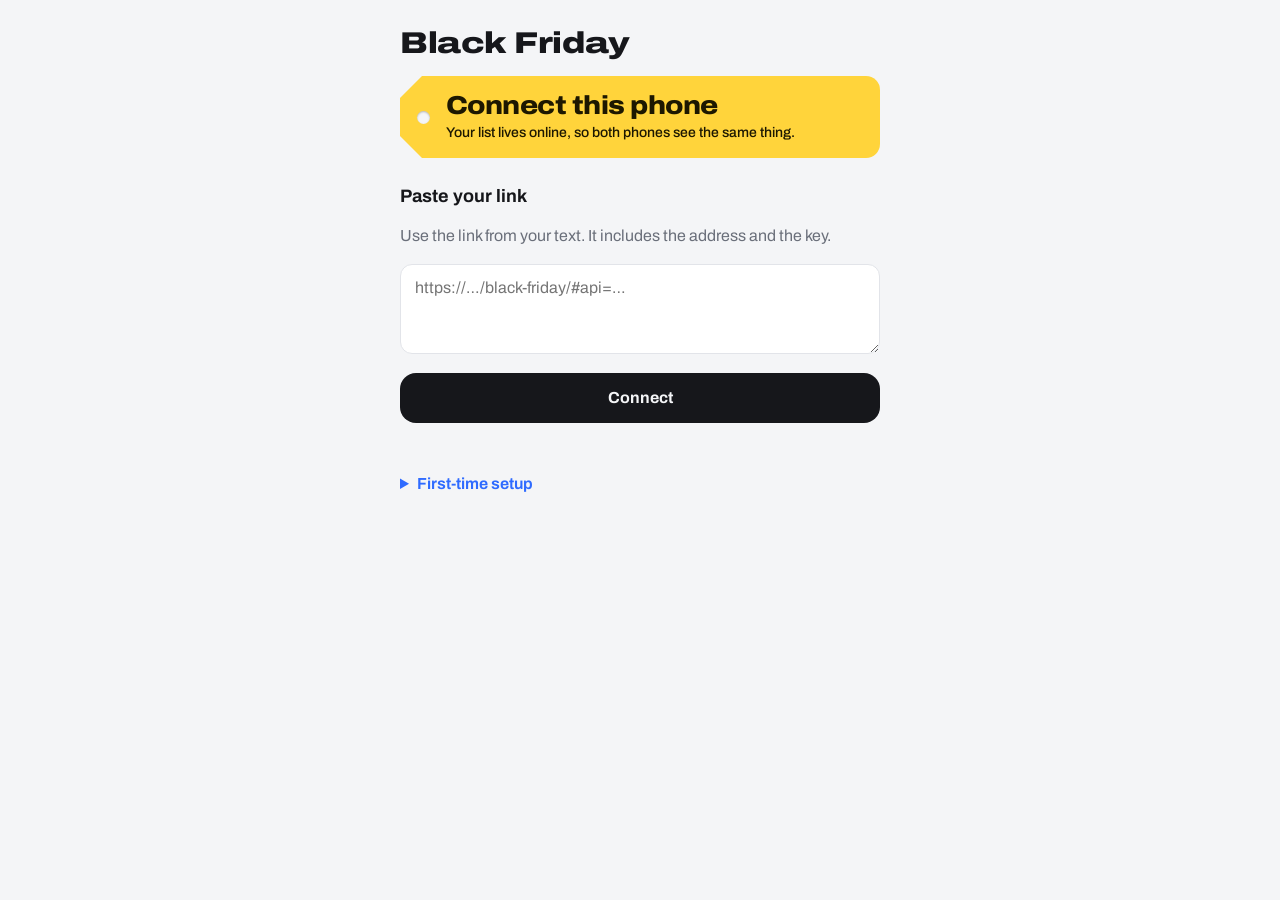
<file: black-friday/index.html>
<!doctype html>
<html lang="en">
<head>
  <meta charset="utf-8">
  <meta name="viewport" content="width=device-width, initial-scale=1, viewport-fit=cover">
  <meta name="robots" content="noindex, nofollow">
  <meta name="apple-mobile-web-app-capable" content="yes">
  <meta name="mobile-web-app-capable" content="yes">
  <meta name="apple-mobile-web-app-status-bar-style" content="black-translucent">
  <meta name="apple-mobile-web-app-title" content="Black Friday">
  <meta name="theme-color" content="#F4F5F7" media="(prefers-color-scheme: light)">
  <meta name="theme-color" content="#000000" media="(prefers-color-scheme: dark)">
  <title>Black Friday</title>
  <link rel="apple-touch-icon" href="icons/icon-180.png">
  <link rel="icon" type="image/png" href="icons/icon-180.png">
  <link rel="manifest" href="manifest.webmanifest">
  <link rel="preload" href="fonts/archivo-latin-wdth-normal.woff2" as="font" type="font/woff2" crossorigin>
  <link rel="stylesheet" href="styles.css">
</head>
<body>
  <div id="app" class="app" hidden>
    <header class="top">
      <div class="top-row">
        <h1 class="wordmark">Black Friday</h1>
        <span id="sync-dot" class="sync-dot" title="Synced"></span>
        <button id="btn-settings" class="icon-btn" type="button" aria-label="Settings">
          <svg viewBox="0 0 24 24" width="22" height="22" aria-hidden="true"><path fill="currentColor" d="M12 15.5A3.5 3.5 0 1 1 12 8.5a3.5 3.5 0 0 1 0 7Zm7.43-2.53c.04-.32.07-.64.07-.97s-.03-.66-.07-1l2.11-1.63a.5.5 0 0 0 .12-.64l-2-3.46a.5.5 0 0 0-.61-.22l-2.49 1a7.3 7.3 0 0 0-1.69-.98l-.38-2.65A.49.49 0 0 0 14 2h-4a.49.49 0 0 0-.49.42l-.38 2.65c-.61.25-1.17.58-1.69.98l-2.49-1a.5.5 0 0 0-.61.22l-2 3.46a.49.49 0 0 0 .12.64L4.57 11c-.04.34-.07.67-.07 1s.03.65.07.97l-2.11 1.66a.49.49 0 0 0-.12.64l2 3.46c.12.22.39.3.61.22l2.49-1.01c.52.4 1.08.74 1.69.99l.38 2.65c.04.24.25.42.49.42h4c.24 0 .45-.18.49-.42l.38-2.65a7.3 7.3 0 0 0 1.69-.99l2.49 1.01c.22.08.49 0 .61-.22l2-3.46a.5.5 0 0 0-.12-.64l-2.11-1.66Z"/></svg>
        </button>
      </div>
      <section id="tag" class="tag" aria-live="polite"></section>
    </header>

    <nav id="seg" class="seg" aria-label="Whose ranking"></nav>
    <main id="main" class="main"></main>

    <footer class="bar">
      <button type="button" class="bar-tab" data-tab="list">
        <svg viewBox="0 0 24 24" width="22" height="22" aria-hidden="true"><path fill="currentColor" d="M4 6.5h2v2H4zm4 .25h12v1.5H8zM4 11h2v2H4zm4 .25h12v1.5H8zM4 15.5h2v2H4zm4 .25h12v1.5H8z"/></svg>
        <span>List</span>
      </button>
      <button type="button" id="btn-add" class="add-btn" aria-label="Add an idea">
        <svg viewBox="0 0 24 24" width="28" height="28" aria-hidden="true"><path fill="currentColor" d="M11 4h2v7h7v2h-7v7h-2v-7H4v-2h7z"/></svg>
      </button>
      <button type="button" class="bar-tab" data-tab="bought">
        <svg viewBox="0 0 24 24" width="22" height="22" aria-hidden="true"><path fill="currentColor" d="M6 2h12v20l-2-1.5L14 22l-2-1.5L10 22l-2-1.5L6 22V2Zm2 2v14.1l.0.0 0 0V4Zm1 3v1.5h6V7H9Zm0 3.5V12h6v-1.5H9Zm0 3.5v1.5h4V14H9Z"/></svg>
        <span>Bought</span>
      </button>
    </footer>
  </div>

  <div id="setup" class="setup" hidden></div>
  <div id="sheets"></div>
  <div id="toast" class="toast" role="status" aria-live="polite"></div>

  <script src="vendor/Sortable.min.js"></script>
  <script src="seed.js"></script>
  <script src="app.js"></script>
</body>
</html>
</file>
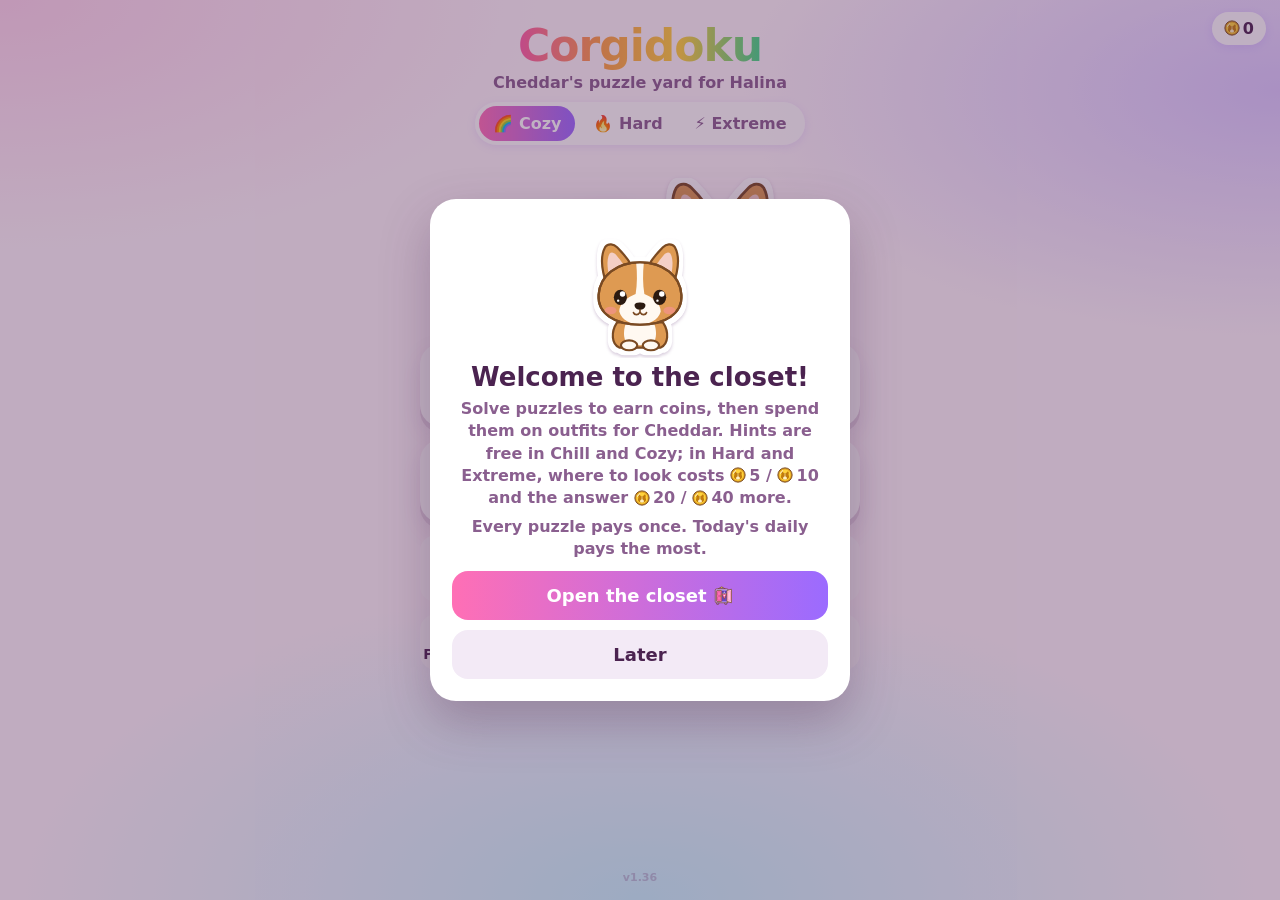
<file: corgidoku/index.html>
<!DOCTYPE html>
<html lang="en">
<head>
<meta name="robots" content="noindex, nofollow">
<meta charset="utf-8">
<title>Corgidoku</title>
<meta name="viewport" content="width=device-width, initial-scale=1, maximum-scale=1, user-scalable=no, viewport-fit=cover">
<meta name="apple-mobile-web-app-capable" content="yes">
<meta name="apple-mobile-web-app-title" content="Corgidoku">
<meta name="apple-mobile-web-app-status-bar-style" content="default">
<meta name="theme-color" content="#FFE3F1">
<link rel="apple-touch-icon" href="apple-touch-icon.png">
<link rel="manifest" href="manifest.webmanifest">
<style>
  :root{
    --ink:#4B2350; --ink-soft:#8A5F8F; --card:#FFFFFF; --edge:#5B2A6E;
    --pink:#FF6FB5; --purple:#9B6BFF; --sky:#4FB8FF; --mint:#38D9A0; --sun:#FFC93C; --coral:#FF7A7A;
    --round: ui-rounded, "SF Pro Rounded", "Nunito", system-ui, -apple-system, sans-serif;
    --safe-t: env(safe-area-inset-top); --safe-b: env(safe-area-inset-bottom);
  }
  *{box-sizing:border-box;margin:0;padding:0;-webkit-tap-highlight-color:transparent}
  html,body{height:100%}
  body{
    font-family:var(--round); color:var(--ink); overflow:hidden;
    background:
      radial-gradient(60% 40% at 0% 0%, #FFD6EC 0%, transparent 70%),
      radial-gradient(60% 40% at 100% 10%, #DCCBFF 0%, transparent 70%),
      radial-gradient(70% 50% at 50% 100%, #C9F4FF 0%, transparent 70%),
      #FFF6FB;
    -webkit-user-select:none; user-select:none;
  }
  button{font:inherit;color:inherit;border:0;background:none;cursor:pointer}
  .screen{position:absolute;inset:0;padding:calc(var(--safe-t) + 12px) 16px calc(var(--safe-b) + 16px);display:none;flex-direction:column;align-items:center;overflow-y:auto}
  .screen.on{display:flex}

  /* ---------- home ---------- */
  .title{font-size:44px;font-weight:900;letter-spacing:-1px;margin-top:8px;
    background:linear-gradient(90deg,#FF5FA8,#FF9F45,#FFD23C,#3FD98B,#46B3FF,#9B6BFF,#FF5FA8);background-size:200% 100%;
    -webkit-background-clip:text;background-clip:text;color:transparent;animation:shimmer 6s linear infinite}
  @keyframes shimmer{to{background-position:200% 0}}
  .subtitle{color:var(--ink-soft);font-weight:700;margin-top:2px}
  .hero{width:170px;margin:10px 0 2px;animation:bob 3s ease-in-out infinite}
  .hero-row{display:flex;align-items:center;justify-content:center;gap:4px;width:100%;max-width:440px}
  .hero.kid{width:150px}
  .kidname{position:relative;font-size:32px;font-weight:900;color:#fff;background:var(--kc);padding:10px 18px;border-radius:24px;transform:rotate(-5deg);
    text-shadow:0 2px 0 rgba(0,0,0,.15);box-shadow:0 6px 0 rgba(0,0,0,.12),0 10px 22px rgba(91,42,110,.18);border:3px solid #fff;animation:bob 3s ease-in-out infinite reverse}
  .kidname.long{font-size:22px;padding:10px 14px;max-width:190px;overflow-wrap:anywhere;text-align:center}
  .kidname::after{content:"";position:absolute;right:-13px;top:50%;margin-top:-9px;border:9px solid transparent;border-left:13px solid var(--kc);border-right:0}
  @keyframes bob{50%{transform:translateY(-6px)}}
  .banner{width:100%;max-width:440px;border-radius:20px;padding:12px 16px;margin:6px 0 4px;font-weight:800;text-align:center;
    background:linear-gradient(90deg,#FFE0F0,#E9DDFF,#D9F3FF);border:2px solid #fff;box-shadow:0 4px 14px rgba(155,107,255,.18)}
  .banner small{display:block;font-weight:700;color:var(--ink-soft);margin-top:2px}
  .modes{display:flex;gap:4px;background:rgba(255,255,255,.75);border-radius:999px;padding:4px;margin-top:10px;box-shadow:0 2px 8px rgba(155,107,255,.15)}
  .mode{padding:8px 20px;border-radius:999px;font-weight:900;color:var(--ink-soft)}
  .mode.on{background:linear-gradient(90deg,var(--pink),var(--purple));color:#fff}
  .modes.three .mode{padding:8px 14px}
  .menu{width:100%;max-width:440px;display:flex;flex-direction:column;gap:12px;margin-top:12px}
  .big{display:flex;align-items:center;gap:14px;width:100%;padding:16px 18px;border-radius:22px;background:var(--card);
    box-shadow:0 6px 0 rgba(91,42,110,.12),0 10px 24px rgba(91,42,110,.10);text-align:left}
  .big:active{transform:translateY(3px);box-shadow:0 3px 0 rgba(91,42,110,.12)}
  .big .ico{width:52px;height:52px;border-radius:16px;display:grid;place-items:center;font-size:28px;flex:none}
  .big b{display:block;font-size:20px}
  .big span{color:var(--ink-soft);font-weight:700;font-size:15px}
  .row{display:flex;gap:10px;width:100%;max-width:440px;margin-top:12px}
  .pill{flex:1;padding:12px;border-radius:16px;background:rgba(255,255,255,.75);font-weight:800;text-align:center}
  .stats{display:flex;gap:10px;width:100%;max-width:440px;margin-top:12px}
  .stat{flex:1;background:rgba(255,255,255,.7);border-radius:16px;padding:10px;text-align:center}
  .stat b{display:block;font-size:24px}
  .stat span{font-size:12px;font-weight:800;color:var(--ink-soft);text-transform:uppercase;letter-spacing:.5px}

  .ver{margin-top:auto;padding:18px 12px 0;font-size:11px;font-weight:700;color:var(--ink-soft);opacity:.35}
  /* ---------- top bar ---------- */
  .bar{width:100%;max-width:520px;display:flex;align-items:center;justify-content:space-between;gap:8px;min-height:44px}
  .bar h2{font-size:20px;font-weight:900;text-align:center;flex:1}
  .bar .back,.bar .ghost{width:44px;height:44px;border-radius:14px;background:rgba(255,255,255,.92);box-shadow:0 2px 8px rgba(155,107,255,.18);font-size:22px;font-weight:900;display:grid;place-items:center;flex:none}
  .bar .ghost{visibility:hidden}
  /* Long scrolling screens keep their bar (and the back button) pinned at the top, on a frosted backing. */
  #climb .bar,#past .bar,#wild .bar{position:sticky;top:0;z-index:5;flex:none;padding:4px;border-radius:18px;background:rgba(255,255,255,.72);
    -webkit-backdrop-filter:blur(8px);backdrop-filter:blur(8px);box-shadow:0 2px 10px rgba(91,42,110,.12)}
  body.dark #climb .bar,body.dark #past .bar,body.dark #wild .bar{background:rgba(28,26,58,.6)}

  /* ---------- play ---------- */
  .meta{width:100%;max-width:520px;display:flex;justify-content:space-between;align-items:center;margin:6px 0 10px;font-weight:800;color:var(--ink-soft)}
  .treats{display:flex;gap:4px}
  .treat{width:34px;height:18px;fill:#E7A869;stroke:#B9773C;stroke-width:1.5}
  .treat.gone{fill:#EBDDE6;stroke:#D8C6D2}
  .treat.lost{animation:lost .7s ease-out}
  @keyframes lost{0%{transform:scale(1.6) rotate(-15deg);fill:#E0306A}100%{transform:none}}
  .bubble p.alert{background:#FFE4EC;color:#A3214D}
  .board{--n:6;width:min(94vw,58vh,520px);aspect-ratio:1;display:grid;grid-template-columns:repeat(var(--n),minmax(0,1fr));grid-template-rows:repeat(var(--n),minmax(0,1fr));
    border:2px solid rgba(91,42,110,.55);border-radius:16px;overflow:hidden;background:#fff;touch-action:none;
    box-shadow:0 10px 30px rgba(91,42,110,.22)}
  .cell{position:relative;min-width:0;min-height:0;overflow:hidden;border:.5px solid rgba(255,255,255,.75)}
  .cell.bt{border-top:1.25px solid rgba(91,42,110,.42)}.cell.bb{border-bottom:1.25px solid rgba(91,42,110,.42)}.cell.bl{border-left:1.25px solid rgba(91,42,110,.42)}.cell.br{border-right:1.25px solid rgba(91,42,110,.42)}
  .cell svg{position:absolute;pointer-events:none}
  .cell svg.corgi .mchain{display:none} /* the monocle chain is only for the big Cheddar */
  .cell svg.corgi{left:2%;top:2%;width:96%;height:96%;animation:pop .28s cubic-bezier(.3,1.6,.5,1)}
  .cell svg.paw{left:26%;top:26%;width:48%;height:48%;fill:var(--edge);opacity:.5}
  .cell svg.paw.tinted{opacity:.9}
  .swatches{display:flex;gap:10px;justify-content:center;margin-top:12px}
  .sw{width:40px;height:40px;border-radius:50%;background:#fff;display:grid;place-items:center;box-shadow:0 2px 6px rgba(91,42,110,.12);border:2px solid transparent}
  .sw svg{width:24px;height:24px}
  .sw.on{border-color:var(--pink);box-shadow:0 0 0 3px rgba(255,111,181,.25)}
  .bubble{margin-top:8px!important}
  .cell.nope svg.paw{fill:#E0306A;opacity:.85}
  .cell.nope::before{content:"";position:absolute;inset:0;background:repeating-linear-gradient(45deg,rgba(224,48,106,.10) 0 6px,transparent 6px 12px)}
  .cell svg.paw.auto{opacity:.2}
  .cell.wrong{animation:shake .4s}
  .cell.wrong::after{content:"";position:absolute;inset:0;background:rgba(255,60,90,.45)}
  .cell.glow::after{content:"";position:absolute;inset:8%;border-radius:50%;border:3px dashed #fff;box-shadow:0 0 0 3px var(--pink);animation:pulse 1s ease-in-out infinite}
  .cell.done{filter:saturate(1.15)}
  /* ---------- win party: rainbow wave, hopping corgis, sparkles ---------- */
  .cell.party::before{content:"";position:absolute;inset:0;pointer-events:none;animation:rainbow 1.1s ease-in-out var(--d,0ms) 2 both}
  @keyframes rainbow{0%,100%{background:rgba(255,255,255,0)}
    10%{background:rgba(255,255,255,.85)}25%{background:rgba(255,95,168,.7)}40%{background:rgba(255,159,69,.7)}
    55%{background:rgba(255,210,60,.7)}70%{background:rgba(63,217,139,.7)}85%{background:rgba(70,179,255,.7)}95%{background:rgba(155,107,255,.6)}}
  .cell.party svg.corgi{z-index:1;animation:hop .55s cubic-bezier(.3,1.6,.5,1) calc(var(--d,0ms) + 200ms) 3 both}
  @keyframes hop{0%,100%{transform:translateY(0) scale(1)}40%{transform:translateY(-18%) scale(1.12) rotate(-6deg)}70%{transform:translateY(0) scale(.95,1.05)}}
  .board.party{animation:boardglow 1.6s ease-in-out 2}
  @keyframes boardglow{0%,100%{box-shadow:0 10px 30px rgba(91,42,110,.22)}
    25%{box-shadow:0 0 0 5px #FF5FA8,0 0 36px #FF5FA8}50%{box-shadow:0 0 0 5px #FFD23C,0 0 36px #3FD98B}75%{box-shadow:0 0 0 5px #46B3FF,0 0 36px #9B6BFF}}
  .spark{position:fixed;width:var(--sz,12px);height:var(--sz,12px);margin:calc(var(--sz,12px) / -2) 0 0 calc(var(--sz,12px) / -2);z-index:18;pointer-events:none;
    clip-path:polygon(50% 0,62% 38%,100% 50%,62% 62%,50% 100%,38% 62%,0 50%,38% 38%);opacity:0;animation:spark .95s ease-out both}
  @keyframes spark{0%{opacity:1;transform:translate(0,0) scale(.3) rotate(0)}60%{opacity:1}100%{opacity:0;transform:translate(var(--dx),var(--dy)) scale(1.2) rotate(180deg)}}
  @media (prefers-reduced-motion: reduce){.cell.party::before,.cell.party svg.corgi,.board.party,.spark{animation-duration:.01s;animation-iteration-count:1}}
  @keyframes pop{0%{transform:scale(.2)}100%{transform:scale(1)}}
  @keyframes shake{20%,60%{transform:translateX(-4px)}40%,80%{transform:translateX(4px)}}
  @keyframes pulse{50%{transform:scale(.9);opacity:.6}}
  .bubble{width:100%;max-width:520px;min-height:58px;margin-top:12px;display:flex;align-items:center;gap:10px}
  .bubble .face{width:46px;height:46px;flex:none}
  .bubble p{flex:1;background:#fff;border-radius:16px;padding:10px 14px;font-weight:700;font-size:15px;line-height:1.3;position:relative;box-shadow:0 3px 10px rgba(91,42,110,.08)}
  .bubble p:empty{visibility:hidden}
  .bubble p.long{font-size:13.5px;line-height:1.28}
  #play>*{flex-shrink:0} /* a long Sniff answer scrolls the screen instead of squashing the board */
  .tools{width:100%;max-width:520px;display:flex;gap:10px;margin-top:12px}
  .tool{flex:1;padding:12px 6px;border-radius:16px;background:#fff;font-weight:800;font-size:15px;box-shadow:0 4px 0 rgba(91,42,110,.10)}
  .tool:active{transform:translateY(2px);box-shadow:none}
  .tool .e{display:block;font-size:22px}
  .tool .lbl small{font-size:12px;font-weight:800;white-space:nowrap;color:var(--ink-soft)}
  .tool.poor{opacity:.5}
  .bignose{width:72px;margin:0 auto 4px}.bignose .ic{width:72px;height:72px}
  /* Sniff: the cells that matter stay bright, the rest of the board dims */
  .board.spot .cell:not(.sn-a){filter:saturate(.45) brightness(1.04) opacity(.6)}
  .board .cell{transition:filter .25s}
  .cell.sn-d{background-image:repeating-linear-gradient(45deg,rgba(224,48,106,.28) 0 5px,transparent 5px 10px)!important;box-shadow:inset 0 0 0 2px rgba(224,48,106,.7)}
  .sng{position:absolute;inset:0;pointer-events:none}
  .sng svg{opacity:.5}
  .sng b{position:absolute;right:3%;bottom:3%;width:44%;height:44%;border-radius:50%;background:var(--purple);color:#fff;font-size:min(3.4vw,15px);font-weight:900;display:grid;place-items:center;box-shadow:0 0 0 1.5px #fff;z-index:2}
  .snx{position:absolute;inset:7%;border-radius:24%;border:2.5px dashed #fff;box-shadow:0 0 0 2.5px var(--purple),inset 0 0 0 40px rgba(255,255,255,.35);pointer-events:none;animation:pulse 1s ease-in-out infinite}
  .snx svg.paw{fill:var(--purple);opacity:.85;left:19%;top:19%;width:62%;height:62%}
  @media (prefers-reduced-motion: reduce){.snx,.cell.glow::after{animation:none}}

  /* ---------- climb ---------- */
  .wall{position:relative;flex:none;width:100%;max-width:420px;margin-top:8px} /* flex:none: keep its full height so Base camp sits at the bottom */
  .hold{position:absolute;width:60px;height:52px;border-radius:46% 54% 40% 60% / 55% 45% 55% 45%;display:grid;place-items:center;font-weight:900;font-size:18px;color:#fff;
    text-shadow:0 1px 2px rgba(0,0,0,.25);box-shadow:inset 0 -6px 0 rgba(0,0,0,.15),0 4px 10px rgba(91,42,110,.18)}
  .hold.locked{filter:grayscale(.85) opacity(.45)}
  .hold.solved::after{content:"✓";position:absolute;right:-4px;top:-6px;background:#fff;color:var(--mint);border-radius:50%;width:22px;height:22px;font-size:14px;display:grid;place-items:center;text-shadow:none}
  .climber{position:absolute;width:56px;transition:top .6s,left .6s;pointer-events:none}
  .rope{position:absolute;left:50%;top:0;bottom:0;width:4px;margin-left:-2px;background:repeating-linear-gradient(#FFB3D6 0 10px,#C7B2FF 10px 20px);border-radius:2px;opacity:.6}
  .summit{text-align:center;font-weight:900;font-size:20px;margin:8px 0}
  .climb-bonus{margin:6px 0 4px}
  /* Home after a summit: the Climb and Bonus Yards share one row so the bottom pills stay on screen. */
  .pair{display:grid;grid-template-columns:1fr 1fr;gap:12px}
  .pair .big{padding:12px;gap:10px;align-items:center}
  .pair .big .ico{width:40px;height:40px;border-radius:13px;font-size:22px}
  .pair .big b{font-size:16px;line-height:1.15}
  .pair .big span{font-size:13px;display:block;margin-top:2px}
  .climb-bonus .big{padding:12px 16px}

  /* ---------- lists & overlays ---------- */
  .list{width:100%;max-width:440px;display:flex;flex-direction:column;gap:8px;margin-top:8px}
  .item{display:flex;justify-content:space-between;align-items:center;background:#fff;border-radius:16px;padding:14px 16px;font-weight:800}
  .item span{color:var(--ink-soft);font-weight:700}
  .overlay{position:fixed;inset:0;background:rgba(75,35,80,.35);display:none;align-items:center;justify-content:center;padding:20px;z-index:10}
  .overlay.on{display:flex}
  .sheet{background:#fff;border-radius:26px;padding:22px;width:100%;max-width:420px;text-align:center;box-shadow:0 20px 50px rgba(75,35,80,.3);max-height:90vh;overflow:auto}
  .sheet h3{font-size:26px;font-weight:900;margin-bottom:6px}
  .sheet p{font-weight:700;color:var(--ink-soft);line-height:1.4;margin:6px 0}
  .sheet ol{text-align:left;font-weight:700;line-height:1.45;margin:10px 0 10px 22px}
  .sheet .cta{display:block;width:100%;margin-top:10px;padding:14px;border-radius:16px;font-weight:900;font-size:18px;color:#fff;background:linear-gradient(90deg,var(--pink),var(--purple))}
  .sheet .cta.alt{background:#F3EAF6;color:var(--ink)}
  .rate{margin:12px 0 4px;background:#FAF3FC;border-radius:16px;padding:10px}
  .rate b{display:block;margin-bottom:8px}
  .rate div{display:grid;grid-template-columns:repeat(5,1fr);gap:6px}
  .rate button{padding:9px 0;border-radius:12px;background:#fff;font-weight:900;font-size:17px;box-shadow:0 2px 0 rgba(91,42,110,.12)}
  .rate button.on{background:linear-gradient(90deg,var(--pink),var(--purple));color:#fff}
  .rate small{display:block;margin-top:6px;color:var(--ink-soft);font-weight:700}
  .cta small{font-weight:700;opacity:.7;font-size:13px}
  .toggle{display:flex;justify-content:space-between;align-items:center;padding:12px 4px;border-bottom:1px solid #F1E6F3;font-weight:800;text-align:left;gap:12px}
  .toggle small{display:block;color:var(--ink-soft);font-weight:700}
  .toggle input{width:26px;height:26px;accent-color:var(--pink);flex:none}
  .who{padding:6px 0 12px;border-bottom:1px solid #F1E6F3}
  .who b{display:block;margin-bottom:8px}
  .who small{display:block;margin-top:6px;color:var(--ink-soft);font-weight:700}
  .who .kidnm{padding:8px 4px}
  .who .kidnm:last-child{border-bottom:0;padding-bottom:0}
  .who .kidnm small{margin-top:0}
  .players{display:flex;gap:6px}
  .pl{flex:1;padding:10px 4px;border-radius:14px;background:#F3EAF6;font-weight:900;font-size:15px}
  .pl.on{background:linear-gradient(90deg,var(--pink),var(--purple));color:#fff}

  /* ---------- coins & closet ---------- */
  .coins{position:absolute;top:calc(var(--safe-t) + 12px);right:14px;padding:7px 12px;border-radius:999px;background:rgba(255,255,255,.92);font-weight:900;font-size:16px;
    box-shadow:0 2px 8px rgba(155,107,255,.18);z-index:2}
  .bar .coins.still{position:static;flex:none;min-width:44px;text-align:center}
  .row .pill{padding:8px 2px;font-size:14px;white-space:nowrap}
  .row .pill .e{display:block;font-size:20px;line-height:1.2}
  .row .pill.gear{flex:none;width:56px;font-size:22px}
  .earn{margin:10px 0 4px;padding:10px;border-radius:16px;background:#FFF5D6;color:#8A5A00;font-weight:900;font-size:20px}
  .earn span{display:block;font-size:14px;font-weight:800;margin-top:2px}
  .cpreview{width:150px;margin:6px 0 4px}
  .ctabs{display:flex;gap:4px;background:rgba(255,255,255,.75);border-radius:999px;padding:4px;width:100%;max-width:440px;box-shadow:0 2px 8px rgba(155,107,255,.15)}
  .ctab{flex:1;padding:8px 0;border-radius:999px;font-weight:900;font-size:14px;color:var(--ink-soft)}
  .ctab.on{background:linear-gradient(90deg,var(--pink),var(--purple));color:#fff}
  .cbody{width:100%;max-width:440px;margin-top:12px}
  .cgrid{display:grid;grid-template-columns:repeat(3,1fr);gap:10px}
  .ctile{background:#fff;border-radius:18px;padding:10px 6px;display:flex;flex-direction:column;align-items:center;gap:2px;box-shadow:0 4px 0 rgba(91,42,110,.10);border:3px solid transparent}
  .ctile.on{border-color:var(--pink)}
  .cthumb{width:64px;height:64px;display:grid;place-items:center}
  .cthumb svg{width:100%;height:100%}
  .cthumb span{font-size:30px;opacity:.5}
  .ctile b{font-size:14px}
  .ctile small{font-size:12px;font-weight:800;color:var(--ink-soft)}
  .csoon{background:rgba(255,255,255,.75);border-radius:18px;padding:18px;text-align:center;font-weight:800;color:var(--ink-soft);line-height:1.4}
  .cact{width:100%;max-width:440px;margin-top:8px;position:sticky;bottom:0;z-index:3} /* Buy stays on screen however long the list gets */
  .cact:empty{display:none}
  .cact .cta{display:block;width:100%;padding:14px;border-radius:16px;font-weight:900;font-size:18px;color:#fff;background:linear-gradient(90deg,var(--pink),var(--purple))}
  .cact .cta.alt{background:#F3EAF6;color:var(--ink)}
  /* color variants: little dots on the tile, swatches above the Buy button */
  .cdots{display:flex;gap:3px;margin-top:2px}
  .cdots span{width:8px;height:8px;border-radius:50%;border:1.5px solid rgba(122,74,34,.55)}
  .csw{display:flex;align-items:center;gap:10px;flex-wrap:wrap;background:#fff;border-radius:16px;padding:8px 12px;margin-bottom:8px;box-shadow:0 4px 0 rgba(91,42,110,.10)}
  .csw .sw{width:36px;height:36px;border-radius:50%;background:var(--c);border:3px solid #7A4A22;color:#fff;font-weight:900;font-size:16px;text-shadow:0 1px 2px rgba(0,0,0,.5);display:grid;place-items:center;padding:0}
  .csw .sw.on{box-shadow:0 0 0 3px #fff,0 0 0 6px var(--pink)}
  .csw .sw.new{border-style:dashed}
  .csw small{flex:1;min-width:110px;font-weight:800;color:var(--ink-soft);font-size:13px}
  /* icons drawn in art.js: the corgi coin and the wardrobe sit inline like the emoji did */
  .ic{display:inline-block;height:1em;width:1em;vertical-align:-.14em;overflow:visible}
  .row .pill .e .ic{height:22px;width:22px;vertical-align:top}
  .sheet .cta .ic{height:1.15em;width:1.15em;vertical-align:-.2em}
  /* kids' piggy bank: a bar that fills toward the item they're saving for */
  .piggy{display:flex;align-items:center;gap:12px;width:100%;max-width:440px;margin-top:8px;padding:10px 14px;border-radius:20px;background:#fff;text-align:left;
    box-shadow:0 6px 0 rgba(91,42,110,.12),0 10px 24px rgba(91,42,110,.10)}
  .piggy>div{flex:1;min-width:0}
  .piggy b{display:block;font-size:16px;line-height:1.2}
  .piggy small{display:block;color:var(--ink-soft);font-weight:700}
  .piggy .pthumb{width:50px;height:50px;flex:none;display:grid;place-items:center;background:#FFF5D6;border-radius:14px}
  .piggy .pthumb svg{width:42px;height:42px}
  .piggy>.ic{height:30px;width:30px;flex:none}
  .pbar{height:18px;border-radius:999px;background:#F3EAF6;margin-top:6px;overflow:hidden;box-shadow:inset 0 1px 3px rgba(91,42,110,.18)}
  .pbar i{display:block;height:100%;min-width:18px;border-radius:999px;background:linear-gradient(90deg,#FFD23C,#FF9F45);transition:width .6s}
  .piggy.ready{animation:readyglow 1.6s ease-in-out infinite}
  @keyframes readyglow{50%{box-shadow:0 6px 0 rgba(91,42,110,.12),0 0 0 4px #FFD23C,0 0 22px #FFD23C}}
  @media (prefers-reduced-motion: reduce){.piggy.ready{animation:none;box-shadow:0 0 0 4px #FFD23C}}
  .toggle input.name{width:150px;height:auto;padding:8px 10px;border-radius:12px;border:2px solid #F1E6F3;font:inherit;font-weight:800;color:var(--ink);text-align:right;-webkit-user-select:text;user-select:text}
  .backup{padding:12px 4px;border-bottom:1px solid #F1E6F3;text-align:left}
  .backup b{display:block}
  .backup small{display:block;color:var(--ink-soft);font-weight:700}
  .backup .two{display:flex;flex-direction:column}
  .backup .two .cta{font-size:16px;padding:12px 6px;margin-top:8px}
  .sheet textarea.code{width:100%;height:110px;margin-top:8px;padding:8px;border-radius:12px;border:2px solid #F1E6F3;font:12px ui-monospace,monospace;word-break:break-all;-webkit-user-select:text;user-select:text}
  .sheet p.bad{color:#A3214D}
  /* ---------- scenes: a picture behind every screen, earned in the Climb ---------- */
  #scene{position:fixed;inset:0;z-index:0;pointer-events:none}
  #scene svg{position:absolute;inset:0;width:100%;height:100%;display:block}
  /* The play screen tints the scene so the board stays the focus. The board itself never changes. */
  #scene::after{content:"";position:absolute;inset:0;background:transparent;transition:background .3s}
  body.scened[data-screen=play] #scene::after{background:rgba(255,255,255,.45)}
  body.scened.dark[data-screen=play] #scene::after{background:rgba(28,26,58,.35)}
  /* Dark scenes: text that sits right on the picture goes light (#F3EAFF) for contrast. */
  body.dark .subtitle,body.dark .bar h2,body.dark .meta,body.dark .summit,body.dark .hsz,body.dark .ver{color:#F3EAFF}
  body.dark .ver{opacity:.7}
  /* A soft halo keeps on-picture text readable where a bright landmark or a cropped screen puts it over a busy spot. */
  body.scened .subtitle,body.scened .bar h2,body.scened .meta{text-shadow:0 0 6px rgba(255,255,255,.9),0 0 2px rgba(255,255,255,.9)}
  body.scened.dark .subtitle,body.scened.dark .bar h2,body.scened.dark .meta{text-shadow:0 0 6px rgba(28,26,58,.9),0 0 2px rgba(28,26,58,.9)}
  /* Light scenes: on-picture text uses the full ink color (the soft ink can't reach 4.5:1 on a colored sky). */
  body.scened:not(.dark) .subtitle,body.scened:not(.dark) .meta{color:var(--ink)}
  /* The play screen's treats/Relaxed line and clock sit in the top corners, where scene landmarks live: soft pills keep them readable. */
  body.scened .meta>*:not(:empty){padding:1px 8px;border-radius:999px;background:rgba(255,255,255,.72)}
  body.scened.dark .meta>*:not(:empty){background:rgba(28,26,58,.62)}
  .hsz{position:absolute;bottom:-16px;font-size:11px;color:var(--ink-soft);text-shadow:none}
  /* The Climb scrolls over sky and ground alike, so its labels get a backing on any scene. */
  body.scened .hsz{bottom:-18px;padding:0 5px;border-radius:7px;background:rgba(255,255,255,.85)}
  body.scened.dark .hsz{background:rgba(28,26,58,.75)}
  body.scened .summit{width:fit-content;margin:8px auto;padding:4px 16px;border-radius:999px;background:rgba(255,255,255,.8)}
  body.scened.dark .summit{background:rgba(28,26,58,.6)}
  /* Climb: the scene or frame a milestone hold gives, until it's earned */
  .mtag{position:absolute;z-index:1;max-width:180px;padding:6px 10px;border-radius:14px;background:rgba(255,255,255,.92);font-size:13px;font-weight:900;line-height:1.2;
    box-shadow:0 3px 10px rgba(91,42,110,.18);pointer-events:none;text-align:left}
  .mtag small{display:block;font-size:11px;font-weight:800;color:var(--ink-soft)}
  /* scene thumbnails (Closet tiles, unlock sheets): the top of the scene in a 3:4 box */
  .sthumb{position:relative;width:78px;aspect-ratio:3/4;border-radius:12px;overflow:hidden;box-shadow:inset 0 0 0 2px rgba(91,42,110,.18)}
  .sthumb svg{position:absolute;inset:0;width:100%;height:100%}
  .sthumb.pink{background:radial-gradient(80% 50% at 0% 0%,#FFD6EC 0%,transparent 70%),radial-gradient(80% 50% at 100% 15%,#DCCBFF 0%,transparent 70%),radial-gradient(90% 60% at 50% 100%,#C9F4FF 0%,transparent 70%),#FFF6FB}
  .sthumb.big{width:150px;margin:0 auto 6px}
  .locked .sthumb svg,.locked .fthumb{filter:grayscale(1) brightness(.7) contrast(.55);opacity:.55}
  .lock{position:absolute;inset:0;display:grid;place-items:center;font-size:24px}
  .ctile.tall .cthumb{width:auto;height:auto}
  .ctile small.at{font-size:11px;line-height:1.15;text-align:center}
  .ulist{display:flex;flex-wrap:wrap;justify-content:center;gap:10px;margin:10px 0 4px}
  .ulist div{font-weight:900;font-size:13px}
  .ulist .sthumb{width:64px;margin:0 auto 4px}

  /* ---------- summit frames: a ring around the board, a soft glow, sparkles outside the cells ---------- */
  .bframe{position:relative;flex:none;border-radius:21px}
  .bframe.framed{padding:var(--rw,5px);background:var(--fg);box-shadow:0 0 0 1.5px var(--fe),0 0 16px 2px var(--fglow),0 10px 30px rgba(91,42,110,.22)}
  .bframe.framed>.board,.bframe.framed>.mboard{box-shadow:none}
  .f-rainbow{--fg:linear-gradient(135deg,#FF5FA8,#FF9F45,#FFD23C,#3FD98B,#46B3FF,#9B6BFF);--fe:rgba(122,74,34,.45);--fglow:rgba(255,111,181,.5);--sp:#FFFFFF;--spe:#FF5FA8}
  .f-gold{--fg:linear-gradient(135deg,#FFF1BE,#F2B630 22%,#FFE27A 45%,#C98A12 70%,#FFE9A0);--fe:#9A660A;--fglow:rgba(255,201,60,.6);--sp:#FFF3B0;--spe:#C98A12}
  .f-starlight{--fg:linear-gradient(135deg,#5547B4,#9C8CF5 28%,#F4F0FF 50%,#9C8CF5 72%,#5547B4);--fe:#2E2470;--fglow:rgba(185,165,255,.65);--sp:#FFFFFF;--spe:#6B5BD6}
  .fsp{position:absolute;width:var(--s);height:var(--s);margin:calc(var(--s) / -2) 0 0 calc(var(--s) / -2);pointer-events:none;z-index:2}
  .fsp path{fill:var(--sp);stroke:var(--spe);stroke-width:1.6;stroke-linejoin:round}
  .bframe.framed>.board,.bframe.framed>.mboard{position:relative;z-index:1}
  /* Frame motion (v1.29): summit frames are the hardest things to earn, so they move all the time.
     Only transform and opacity are animated, on a layer under the board, so the cells never change.
     .fring clips a big rotating square (.fring i) to the frame; the board covers its middle, so only
     the ring shows it. Rainbow: the colors chase around. Gold: a glint sweeps round, then rests.
     Starlight: two soft lights drift round and the sparkles twinkle and drift. */
  .fring{position:absolute;inset:0;border-radius:inherit;overflow:hidden;z-index:0;pointer-events:none;-webkit-mask-image:-webkit-radial-gradient(white,black)}
  .fring i{position:absolute;left:-25%;top:-25%;width:150%;height:150%;background:var(--fspin);will-change:transform}
  .f-rainbow{--fspin:conic-gradient(#FF5FA8,#FF9F45,#FFD23C,#3FD98B,#46B3FF,#9B6BFF,#FF5FA8,#FF9F45,#FFD23C,#3FD98B,#46B3FF,#9B6BFF,#FF5FA8)}
  .f-gold{--fspin:conic-gradient(rgba(255,255,245,0) 0deg 306deg,#FFFFF5 331deg,rgba(255,255,245,0) 356deg)}
  .f-starlight{--fspin:conic-gradient(rgba(255,255,255,0) 0deg,rgba(255,255,255,.7) 45deg,rgba(255,255,255,0) 95deg 180deg,rgba(255,255,255,.55) 225deg,rgba(255,255,255,0) 275deg)}
  .bframe:not(.moving) .fring{display:none}
  .moving.f-rainbow .fring i{animation:fspin 7s linear infinite}
  .moving.f-gold .fring i{animation:fglint 5.5s ease-in-out infinite}
  .moving.f-starlight .fring i{animation:fspin 12s linear infinite}
  @keyframes fspin{to{transform:rotate(1turn)}}
  @keyframes fglint{0%{transform:rotate(0);opacity:1}70%{transform:rotate(1turn);opacity:1}76%,100%{transform:rotate(1turn);opacity:0}}
  .moving.f-gold .fsp{animation:fpop 4.4s ease-in-out calc(var(--i) * -0.55s) infinite}
  @keyframes fpop{0%,82%,100%{transform:scale(.85);opacity:.85}90%{transform:scale(1.35) rotate(25deg);opacity:1}}
  .moving.f-starlight .fsp{animation:fdrift 2.6s ease-in-out calc(var(--i) * -0.37s) infinite alternate}
  @keyframes fdrift{0%{transform:translate(0,0) scale(.6) rotate(0);opacity:.5}100%{transform:translate(var(--dx,2px),var(--dy,-3px)) scale(1.15) rotate(30deg);opacity:1}}
  /* Paused when nobody can see them: a sheet over the play board, or the app in the background. */
  body.sheeted #bframe .fring i,body.sheeted #bframe .fsp,html.hid .fring i,html.hid .fsp{animation-play-state:paused}
  /* The burst when a puzzle opens and when it's solved, on top of the frame's own motion. */
  .bframe.framed.twinkle .fsp{animation:twinkle .55s ease-in-out var(--dl,0ms) 4 alternate both}
  @keyframes twinkle{from{transform:scale(.55) rotate(0);opacity:.55}to{transform:scale(1.25) rotate(25deg);opacity:1}}
  .bframe.framed.twinkle{animation:framepulse 1.1s ease-in-out 2}
  @keyframes framepulse{50%{box-shadow:0 0 0 1.5px var(--fe),0 0 28px 8px var(--fglow),0 10px 30px rgba(91,42,110,.22)}}
  @media (prefers-reduced-motion: reduce){.bframe.framed.twinkle .fsp,.bframe.framed.twinkle,.bframe .fsp{animation:none}.fring{display:none}}
  /* the little sample board in the Closet and the unlock sheet */
  .mboard{display:grid;grid-template-columns:repeat(4,1fr);width:var(--mw,120px);aspect-ratio:1;border-radius:calc(var(--mw,120px) / 8);overflow:hidden;border:2px solid rgba(91,42,110,.55);background:#fff}
  .mboard .cell svg.corgi{animation:none}
  .bframe.mini{--rw:4px;border-radius:calc(var(--mw,120px) / 8 + 4px)}
  .fthumb{display:grid;place-items:center;width:78px;height:78px}
  .cpreview.fr{width:auto;padding:14px 0 10px}

  /* ---------- Wild Week (v1.31) ---------- */
  .wpill{display:inline-block;padding:3px 11px;border-radius:999px;background:#FF3F8E;color:#fff;font-weight:900;font-size:12.5px;white-space:nowrap}
  .wpill b{font-weight:900}
  .wildcard{position:relative;width:100%;max-width:440px;margin-top:10px;padding:12px 16px;border-radius:22px;text-align:left;color:var(--ink);
    background:linear-gradient(110deg,#FFD3EA,#FFE3C4 22%,#FFF3B8 40%,#CFF6DE 58%,#CBEBFF 76%,#E3D6FF);background-size:200% 100%;animation:wshim 8s linear infinite;
    border:2.5px solid #fff;box-shadow:0 6px 0 rgba(91,42,110,.12),0 10px 24px rgba(155,107,255,.22)}
  @keyframes wshim{to{background-position:200% 0}}
  .wildcard:active{transform:translateY(3px)}
  .wch{display:flex;align-items:center;justify-content:space-between;gap:8px;flex-wrap:wrap}
  .wch b{font-size:19px;font-weight:900}
  .wcrow{display:flex;align-items:center;justify-content:space-between;gap:8px;margin-top:8px}
  .wctiers{display:flex;gap:6px}
  .wct{padding:4px 9px;border-radius:12px;background:rgba(255,255,255,.85);font-weight:900;font-size:14px;white-space:nowrap}
  .wct.s-open{box-shadow:0 0 0 2px #FF5FA8}
  .wct.s-lock{opacity:.6}
  .wct.s-done{background:#DDF8EA}
  .wcrow small{font-weight:900;color:var(--ink);font-size:14px;white-space:nowrap}
  /* Wild Week screen */
  .wprize{width:100%;max-width:440px;margin-top:8px;padding:12px;border-radius:22px;background:rgba(255,255,255,.9);text-align:center;box-shadow:0 4px 14px rgba(155,107,255,.15)}
  /* Wild Week share cards (v1.33) */
  .wshare{display:block;width:100%;margin-top:10px;padding:12px;border-radius:16px;font-weight:900;font-size:16px;color:#fff;background:linear-gradient(90deg,#FF5FA8,#FF9F45,#46B3FF,#9B6BFF)}
  .overlay.top{z-index:35}
  .shimg{margin:8px auto 4px;width:min(100%,260px);aspect-ratio:4/5;border-radius:18px;background:#FFF6FB;display:grid;place-items:center;overflow:hidden;box-shadow:0 4px 14px rgba(155,107,255,.2)}
  .shimg img{width:100%;height:100%;display:block;-webkit-touch-callout:default;-webkit-user-select:auto;user-select:auto}
  .shimg small{font-weight:800;color:var(--ink-soft);padding:16px}
  .shimg textarea.code{height:100%;margin:0;font-size:13px}
  .sheet .shnote{font-size:13.5px}
  .sheet .cta:disabled{opacity:.55}
  .wprize p{font-size:13.5px;font-weight:700;color:var(--ink-soft);line-height:1.35;margin:6px 0 2px}
  .wpzs{display:grid;grid-template-columns:repeat(3,minmax(0,1fr));gap:8px;margin:8px 0 4px}
  .wpz{background:#FFF0F7;border-radius:16px;padding:6px 4px 8px;display:flex;flex-direction:column;align-items:center;gap:2px;font-size:13px}
  .wpz.own{background:#E5FAEF}
  .wpz b{font-weight:900;line-height:1.1}
  .wpz small{font-size:11.5px;font-weight:800;color:var(--ink-soft)}
  .shead{display:block;width:58px;height:58px;border-radius:14px;background:#93D7FF;position:relative;flex:none}
  .shead svg{position:absolute;inset:4%;width:92%;height:92%}
  .pips{display:flex;gap:3px;margin:3px 0}
  .pips i{width:11px;height:7px;border-radius:4px;background:rgba(91,42,110,.16)}
  .pips i.on{background:linear-gradient(90deg,var(--pink),var(--purple))}
  .wrules{width:100%;max-width:440px;font-size:12.5px;font-weight:800;color:var(--ink-soft);text-align:center;line-height:1.35;margin:8px 0 2px}
  body.scened .wrules{background:rgba(255,255,255,.8);border-radius:14px;padding:6px 10px}
  body.scened.dark .wrules{background:rgba(28,26,58,.7);color:#F3EAFF}
  .wdays{width:100%;max-width:440px;display:flex;flex-direction:column;gap:8px;margin-top:6px}
  .wday{display:grid;grid-template-columns:46px repeat(3,minmax(0,1fr));gap:6px;align-items:stretch;background:rgba(255,255,255,.88);border-radius:18px;padding:6px}
  .wday.today{box-shadow:0 0 0 3px #FF5FA8}
  .wdl{display:flex;flex-direction:column;justify-content:center;align-items:center;font-size:14px;line-height:1.1}
  .wdl b{font-weight:900}.wdl small{font-size:11px;font-weight:800;color:var(--ink-soft)}
  .wtb{min-height:52px;border-radius:14px;padding:5px 3px;display:flex;flex-direction:column;align-items:center;justify-content:center;gap:1px;line-height:1.1;background:#F3EAF6}
  .wtb b{font-size:13.5px;font-weight:900;white-space:nowrap}
  .wtb small{font-size:11px;font-weight:800;color:var(--ink-soft);text-align:center}
  .wtb.s-open{background:var(--tc);color:#fff;box-shadow:0 3px 0 rgba(91,42,110,.18)}
  .wtb.s-open small{color:rgba(255,255,255,.92)}
  .wtb.s-open:active{transform:translateY(2px)}
  .wtb.s-done{background:#E5FAEF;box-shadow:inset 0 0 0 2px var(--tc)}
  .wtb.s-done b{color:#1E8A55}
  .wtb.s-lock b{font-size:16px}
  .wtb.s-future{opacity:.5}
  .wday.later .wdl{opacity:.55}
  /* Wild play: map chips and the swap bar above the board */
  .wtop{width:min(94vw,58vh,520px);display:flex;align-items:center;gap:8px;margin:-4px 0 8px}
  .wchips{display:flex;gap:5px;flex:none}
  .wchip{display:flex;align-items:center;gap:4px;padding:4px 8px;border-radius:999px;background:#fff;font-weight:900;font-size:13px;white-space:nowrap;box-shadow:0 2px 6px rgba(91,42,110,.12);transition:transform .2s}
  .wchips.four .wchip{padding:4px 7px}
  .wchip i{width:10px;height:10px;border-radius:50%;background:var(--c)}
  .wchip.on{transform:scale(1.1);box-shadow:0 0 0 3px var(--c),0 4px 10px rgba(91,42,110,.2)}
  .wtimer{flex:1;display:flex;align-items:center;gap:6px;min-width:0}
  .wbar{flex:1;height:12px;border-radius:99px;background:rgba(91,42,110,.14);overflow:hidden}
  .wbar i{display:block;height:100%;width:100%;border-radius:99px;background:linear-gradient(90deg,#FF5FA8,#FF9F45,#FFD23C,#3FD98B,#46B3FF,#9B6BFF);transform-origin:left;transition:transform .1s linear}
  .wtimer b{font-size:14px;font-weight:900;min-width:40px;text-align:right;white-space:nowrap}
  .wtimer.soon .wbar i{background:#FF3F8E}
  .wtimer.soon b{color:#FF3F8E;animation:wbeat .5s ease-in-out infinite}
  .wtimer.off .wbar{opacity:.35}
  @keyframes wbeat{50%{transform:scale(1.18)}}
  body.scened .wtimer b{padding:0 6px;border-radius:999px;background:rgba(255,255,255,.8)}
  #bframe{perspective:900px}
  #bframe.wsoon>.board{animation:wwarn .5s ease-in-out infinite}
  @keyframes wwarn{50%{box-shadow:0 0 0 4px #FF3F8E,0 10px 30px rgba(255,63,142,.4)}}
  .board.flip{animation:wflip .36s ease-in-out}
  @keyframes wflip{0%{transform:rotateY(0)}50%{transform:rotateY(90deg) scale(.94)}100%{transform:rotateY(0)}}
  .wcover{position:absolute;inset:var(--rw,0);z-index:3;border-radius:16px;display:none;place-items:center;text-align:center;background:#FFF6FB;font-weight:900;font-size:24px;padding:20px}
  .bframe:not(.framed) .wcover{inset:0}
  .wcover.on{display:grid}
  .wcover small{display:block;font-size:14px;font-weight:700;color:var(--ink-soft);margin-top:6px}
  @media (prefers-reduced-motion: reduce){.board.flip,#bframe.wsoon>.board,.wtimer.soon b,.wildcard{animation:none}#bframe.wsoon>.board{box-shadow:0 0 0 4px #FF3F8E}}
  /* the Wild win party */
  .wparty{position:fixed;inset:0;z-index:30;display:grid;place-items:center;overflow:hidden;padding:20px;
    background:radial-gradient(circle at 50% 45%,rgba(255,255,255,.55),rgba(155,107,255,.55) 70%,rgba(91,42,110,.78));-webkit-backdrop-filter:blur(3px);backdrop-filter:blur(3px)}
  .wburst{position:absolute;inset:-50%;background:repeating-conic-gradient(from 0deg,rgba(255,95,168,.35) 0 10deg,rgba(255,210,60,.3) 10deg 20deg,rgba(70,179,255,.3) 20deg 30deg,rgba(63,217,139,.3) 30deg 40deg);animation:wspin 9s linear infinite}
  @keyframes wspin{to{transform:rotate(1turn)}}
  .wparty .fw{position:absolute;inset:0;width:100%;height:100%;pointer-events:none}
  .wfly{position:absolute;inset:0;pointer-events:none}
  .wfly .conf{position:absolute;top:-40px;left:var(--x);width:var(--w);height:calc(var(--w) * .45);border-radius:3px;background:var(--c);animation:wfall var(--t) linear var(--d) infinite;will-change:transform}
  .wfly .fly{position:absolute;width:var(--w);will-change:transform}
  .wfly .fly svg{display:block;width:100%}
  .wfly .wf{top:-80px;left:var(--x);animation:wfall var(--t) linear var(--d) infinite}
  @keyframes wfall{0%{transform:translateY(0) rotate(0)}100%{transform:translateY(calc(100vh + 120px)) rotate(var(--r))}}
  .wfly .wz{top:var(--y);left:0;animation:wzoom var(--t) linear var(--d) infinite}
  .wfly .wz.rtl{animation-name:wzoomr}
  @keyframes wzoom{0%{transform:translateX(-90px) translateY(0) rotate(-8deg)}25%{transform:translateX(calc(25vw - 45px)) translateY(-14px) rotate(6deg)}50%{transform:translateX(calc(50vw - 45px)) translateY(0) rotate(-8deg)}75%{transform:translateX(calc(75vw - 45px)) translateY(-14px) rotate(6deg)}100%{transform:translateX(calc(100vw + 20px)) translateY(0) rotate(-8deg)}}
  @keyframes wzoomr{0%{transform:translateX(calc(100vw + 20px)) scaleX(-1)}25%{transform:translateX(75vw) translateY(-14px) scaleX(-1)}50%{transform:translateX(50vw) scaleX(-1)}75%{transform:translateX(25vw) translateY(-14px) scaleX(-1)}100%{transform:translateX(-90px) scaleX(-1)}}
  .wwin{position:relative;z-index:2;width:min(88vw,380px);max-height:calc(100vh - 40px);overflow:auto;background:#fff;border-radius:28px;padding:20px 18px 16px;text-align:center;
    box-shadow:0 20px 60px rgba(40,10,60,.45);animation:wpop .6s cubic-bezier(.3,1.6,.5,1) 1s both}
  @keyframes wpop{0%{transform:scale(.3) rotate(-8deg);opacity:0}100%{transform:none;opacity:1}}
  .wdog{width:132px;margin:0 auto;animation:wbounce .7s ease-in-out infinite}
  @keyframes wbounce{0%,100%{transform:translateY(0) rotate(-4deg)}50%{transform:translateY(-14px) rotate(4deg) scale(1.05)}}
  .wwin h2{font-size:44px;font-weight:900;letter-spacing:-1.5px;line-height:1;margin-top:2px;background:linear-gradient(90deg,#FF5FA8,#FF9F45,#FFD23C,#3FD98B,#46B3FF,#9B6BFF,#FF5FA8);background-size:200% 100%;-webkit-background-clip:text;background-clip:text;color:transparent;animation:shimmer 1.5s linear infinite}
  .wwin p{font-size:15.5px;font-weight:700;margin-top:6px;color:var(--ink-soft);line-height:1.35}
  .wwin p b{color:var(--ink)}
  .wcoins{margin-top:10px;background:#FFF4D1;border-radius:18px;padding:8px;font-weight:900}
  .wcoins b{display:block;font-size:38px;color:#C98A12;line-height:1.1}
  .wcoins b .ic{height:.9em;width:.9em;vertical-align:-.1em}
  .wcoins small{display:block;font-size:12.5px;color:#8A5A00;font-weight:800}
  .wprog{display:flex;align-items:center;gap:10px;margin-top:10px;text-align:left;background:#F3ECFF;border-radius:16px;padding:8px 10px}
  .wprog .shead{width:52px;height:52px}
  .wprog b{font-size:14px;display:block}
  .wprog small{display:block;font-size:12px;color:var(--ink-soft);font-weight:800;line-height:1.25}
  .wprog .pips i{width:16px;height:8px}
  .wwin .cta{display:block;width:100%;margin-top:10px;padding:13px;border-radius:16px;font-weight:900;font-size:17px;color:#fff;background:linear-gradient(90deg,var(--pink),var(--purple))}
  .wwin .cta.alt{background:#F3EAF6;color:var(--ink)}
  .wwin .rate{text-align:center}
  html.hid .wparty *{animation-play-state:paused!important}
  .wparty.still .wburst,.wparty.still .wdog,.wparty.still .wwin,.wparty.still h2{animation:none}
  @media (prefers-reduced-motion: reduce){.wburst,.wdog,.wwin,.wwin h2{animation:none!important}.wfly{display:none}}
  .wnew{width:140px;margin:0 auto}
  .sheet .wpzs{margin:10px 0}
  .sheet .wpill{margin:4px 0 2px}
  /* Closet: Wild Week prize tiles */
  .wtag{font-style:normal;font-size:10px;font-weight:900;color:#fff;background:linear-gradient(90deg,var(--pink),var(--purple));border-radius:999px;padding:1px 7px;margin-top:2px;white-space:nowrap}
  .wprize-t .cthumb svg{filter:grayscale(.2)}

  /* Wild Week first-launch takeover (v1.32): the burst sits behind the screens; the home screen is
     knocked away like a page to reveal it, and the title, prizes and card fly in on top. */
  .wintro{position:fixed;inset:0;z-index:40;overflow:hidden;display:flex;align-items:center;justify-content:center}
  .wibg{position:fixed;inset:0;z-index:0;overflow:hidden;background:radial-gradient(circle at 50% 42%,#FFF6FB 0,#FFD3EA 30%,#C9AEFF 70%,#7B5CE0 100%)}
  .wibg .wburst{animation:wspin 12s linear infinite}
  .wiflash{position:absolute;inset:0;z-index:3;background:#fff;opacity:0;pointer-events:none;animation:wiflash .45s ease-out .42s}
  @keyframes wiflash{0%{opacity:0}15%{opacity:.85}100%{opacity:0}}
  .wiball{position:absolute;z-index:4;left:0;top:34%;width:120px;pointer-events:none;opacity:0;animation:wiball .9s cubic-bezier(.55,0,.4,1) forwards}
  .wiball svg{position:relative;z-index:1;display:block;width:100%}
  .wtrail{position:absolute;right:62%;top:28%;width:300px;height:46px;border-radius:23px;opacity:.9;
    background:linear-gradient(180deg,#FF5FA8 0 16%,#FF9F45 16% 33%,#FFD23C 33% 50%,#3FD98B 50% 66%,#46B3FF 66% 83%,#9B6BFF 83%)}
  @keyframes wiball{0%{opacity:1;transform:translateX(-160px) rotate(-20deg) scale(.8)}50%{opacity:1;transform:translateX(calc(50vw - 60px)) rotate(8deg) scale(1.1)}
    62%{opacity:1;transform:translateX(calc(50vw - 66px)) scale(1.5,.8)}100%{opacity:0;transform:translateX(calc(50vw - 60px)) translateY(-40px) scale(2.6)}}
  /* the page being knocked away (and dropping back in) gets the app's own background so it reads as a page */
  #home.wipage,.screen.dropin{background:radial-gradient(60% 40% at 0% 0%,#FFD6EC 0%,transparent 70%),radial-gradient(60% 40% at 100% 10%,#DCCBFF 0%,transparent 70%),radial-gradient(70% 50% at 50% 100%,#C9F4FF 0%,transparent 70%),#FFF6FB}
  #home.knocked,.screen.dropin{border-radius:28px;box-shadow:0 20px 60px rgba(40,10,60,.45)}
  body.scened #home.wipage,body.scened .screen.dropin{background:none;box-shadow:none}
  #home.knocked,#scene.knocked{transform-origin:30% 100%;animation:knock 1.1s ease-in forwards;pointer-events:none;overflow:hidden}
  @keyframes knock{0%{transform:none}8%{transform:translateX(16px) rotate(1.5deg)}16%{transform:translateX(-14px) rotate(-1.5deg)}24%{transform:translateX(9px)}
    34%{transform:translate(0,-14px) rotate(-3deg) scale(.98)}100%{transform:translate(35vw,118vh) rotate(38deg) scale(.9)}}
  .screen.dropin,#scene.dropin{animation:dropin .7s cubic-bezier(.3,1.4,.5,1)}
  @keyframes dropin{0%{transform:translateY(-105vh) rotate(-6deg)}100%{transform:none}}
  .wibody{position:relative;z-index:2;width:100%;max-width:420px;max-height:100%;overflow:auto;padding:calc(var(--safe-t) + 16px) 18px calc(var(--safe-b) + 16px);text-align:center}
  .wikick{display:inline-block;padding:4px 14px;border-radius:999px;background:#fff;color:#FF3F8E;font-weight:900;font-size:15px;letter-spacing:1px;text-transform:uppercase;
    box-shadow:0 3px 10px rgba(91,42,110,.25);animation:wirise .4s cubic-bezier(.3,1.6,.5,1) .8s both}
  .wititle{margin:6px 0 4px;font-size:64px;line-height:.92;font-weight:900;letter-spacing:-1px;color:#fff;
    text-shadow:0 4px 0 #7B3FBF,0 8px 18px rgba(60,20,90,.45)}
  .wititle span{display:block}
  .wititle i{display:inline-block;font-style:normal;animation:widrop .55s cubic-bezier(.3,1.7,.5,1) var(--ld) both}
  .wititle span:first-child i:nth-child(odd){color:#FFE14D}.wititle span:last-child i:nth-child(even){color:#FFE14D}
  @keyframes widrop{0%{opacity:0;transform:translateY(-120px) rotate(-25deg) scale(1.6)}100%{opacity:1;transform:none}}
  .wiheads{display:grid;grid-template-columns:repeat(3,minmax(0,1fr));gap:10px;margin:10px 0 12px}
  .wih{display:flex;flex-direction:column;align-items:center;gap:2px;background:rgba(255,255,255,.92);border-radius:18px;padding:8px 4px;font-size:14px;box-shadow:0 6px 16px rgba(60,20,90,.25)}
  .wih .shead{width:70px;height:70px}
  .wih b{font-weight:900}.wih small{font-size:12px;font-weight:800;color:var(--ink-soft)}
  .wih.h0{animation:wiinl .6s cubic-bezier(.3,1.5,.5,1) 1.6s both}
  .wih.h1{animation:wiinb .6s cubic-bezier(.3,1.5,.5,1) 1.75s both}
  .wih.h2{animation:wiinr .6s cubic-bezier(.3,1.5,.5,1) 1.9s both}
  @keyframes wiinl{0%{transform:translateX(-110vw) rotate(-40deg)}100%{transform:none}}
  @keyframes wiinr{0%{transform:translateX(110vw) rotate(40deg)}100%{transform:none}}
  @keyframes wiinb{0%{transform:translateY(80vh) rotate(20deg)}100%{transform:none}}
  .wicard{background:#fff;border-radius:24px;padding:14px 16px 12px;box-shadow:0 10px 30px rgba(60,20,90,.3);animation:wirise .5s cubic-bezier(.3,1.4,.5,1) 2.3s both}
  .wicard p{font-weight:700;color:var(--ink-soft);line-height:1.4;margin:4px 0 8px;font-size:15px}
  .wicard p b{color:var(--ink)}
  .wicard .wpill{margin:2px 0 4px}
  .wicard .cta{display:block;width:100%;margin-top:10px;padding:14px;border-radius:16px;font-weight:900;font-size:18px;color:#fff;background:linear-gradient(90deg,var(--pink),var(--purple))}
  .wicard .cta.alt{background:#F3EAF6;color:var(--ink)}
  @keyframes wirise{0%{opacity:0;transform:translateY(60px) scale(.9)}100%{opacity:1;transform:none}}
  .wintro.out{animation:wiout .45s ease-in forwards}
  @keyframes wiout{to{opacity:0;transform:scale(1.15)}}
  html.hid .wintro *,html.hid .wibg *,html.hid .knocked{animation-play-state:paused!important}
  /* Reduced motion: no flying, no knocking; the takeover just fades in. */
  .wintro.still{animation:wifade .3s both;background:radial-gradient(circle at 50% 42%,#FFF6FB 0,#FFD3EA 30%,#C9AEFF 70%,#7B5CE0 100%)}
  .wintro.still .wiball,.wintro.still .wiflash{display:none}
  .wintro.still .wititle i,.wintro.still .wih,.wintro.still .wicard,.wintro.still .wikick{animation:none}
  .wintro.still.out{animation:wiout2 .2s forwards}
  @keyframes wifade{from{opacity:0}}
  @keyframes wiout2{to{opacity:0}}

  /* ---------- Cheddar's tricks (v1.35): the page, the lesson screen, the pop-up card, the Sniff link ---------- */
  #tricks .bar{position:sticky;top:0;z-index:5;flex:none;padding:4px;border-radius:18px;background:rgba(255,255,255,.72);-webkit-backdrop-filter:blur(8px);backdrop-filter:blur(8px);box-shadow:0 2px 10px rgba(91,42,110,.12)}
  body.dark #tricks .bar{background:rgba(28,26,58,.6)}
  .tintro{width:100%;max-width:440px;margin:10px 0 4px;padding:10px 14px;border-radius:18px;background:rgba(255,255,255,.85);font-weight:700;font-size:14.5px;line-height:1.38;color:var(--ink-soft)}
  .tcard{width:100%;max-width:440px;margin-top:10px;padding:10px;border-radius:22px;background:rgba(255,255,255,.9);box-shadow:0 4px 14px rgba(155,107,255,.15);flex:none}
  .thead{display:flex;align-items:center;justify-content:space-between;gap:8px;padding:2px 6px 8px}
  .thead b{font-size:18px;font-weight:900}
  .tbadge{padding:3px 10px;border-radius:999px;background:#DDF8EA;color:#1E7A4C;font-weight:900;font-size:13px;white-space:nowrap}
  .tcount{font-weight:800;font-size:13px;color:var(--ink-soft)}
  .trow{display:flex;align-items:center;gap:12px;width:100%;padding:10px 12px;margin-top:6px;border-radius:16px;background:#fff;text-align:left;box-shadow:0 3px 0 rgba(91,42,110,.10)}
  .trow:active{transform:translateY(2px);box-shadow:none}
  .trow>div{flex:1;min-width:0}
  .trow b{display:block;font-size:16.5px;font-weight:900}
  .trow small{display:block;font-size:13px;font-weight:800;color:var(--ink-soft)}
  .trow .tn{width:34px;height:34px;flex:none;border-radius:11px;display:grid;place-items:center;font-weight:900;color:#fff;background:linear-gradient(135deg,var(--pink),var(--purple))}
  .trow.s-done .tn{background:#3FD98B}
  .trow.s-done small{color:#1E7A4C}
  .trow.s-skip small,.trow.s-part small{color:#B5530C}
  .trow .tgo{font-size:22px;font-weight:900;color:var(--ink-soft)}
  .tchips{display:flex;gap:5px;flex-wrap:wrap;padding:0 6px 2px}
  .tchips span{width:26px;height:26px;border-radius:9px;display:grid;place-items:center;font-size:13px;font-weight:900;background:#F3EAF6;color:var(--ink-soft)}
  .tchips span.on{background:#DDF8EA;color:#1E7A4C}
  .tsame{display:block;padding:6px 8px 2px;font-weight:800;font-size:12.5px;color:var(--ink-soft)}
  /* the lesson screen */
  body.scened[data-screen=lesson] #scene::after{background:rgba(255,255,255,.45)}
  body.scened.dark[data-screen=lesson] #scene::after{background:rgba(28,26,58,.35)}
  #lesson>*{flex-shrink:0}
  .lskip{height:44px;padding:0 14px;border-radius:14px;background:rgba(255,255,255,.92);box-shadow:0 2px 8px rgba(155,107,255,.18);font-weight:900;font-size:15px;flex:none}
  .lsub{margin-top:2px;font-weight:900;font-size:13px;letter-spacing:.4px;text-transform:uppercase;color:var(--ink-soft)}
  body.scened .lsub{padding:1px 10px;border-radius:999px;background:rgba(255,255,255,.72);color:var(--ink)}
  body.scened.dark .lsub{background:rgba(28,26,58,.62);color:#F3EAFF}
  .lprints{display:flex;gap:4px;margin:6px 0 2px;min-height:0}
  .lprints:empty{display:none}
  .lp{width:24px;height:24px;border-radius:50%;display:grid;place-items:center;background:rgba(255,255,255,.85)}
  .lp svg{width:16px;height:16px;fill:#E2D3E8}
  .lp.alone{background:#FFE0F0}
  .lp.alone svg{fill:var(--pink)}
  .lp.help{background:#fff;box-shadow:inset 0 0 0 2px var(--pink)}
  .lp.help svg{fill:none;stroke:var(--pink);stroke-width:2.6}
  .lp.cur{box-shadow:0 0 0 2.5px var(--purple)}
  .lp.help.cur{box-shadow:inset 0 0 0 2px var(--pink),0 0 0 2.5px var(--purple)}
  .lask{width:min(94vw,58vh,520px);display:flex;align-items:center;gap:8px;margin:6px 0 8px;font-weight:800;font-size:14.5px;line-height:1.28}
  .lask:empty{display:none}
  .lask span{flex:1;padding:6px 10px;border-radius:14px;background:rgba(255,255,255,.85)}
  .lcount{flex:none;padding:6px 10px;border-radius:999px;background:#fff;font-weight:900;font-size:14px;box-shadow:0 2px 6px rgba(91,42,110,.12)}
  .lcount.ok{background:#DDF8EA;color:#1E7A4C}
  .lboard{margin-top:6px}
  .lboard .cell{cursor:pointer}
  .lo{position:absolute;inset:0;border:0 solid #2B1830;pointer-events:none;z-index:3}
  .lnum,.llet{position:absolute;right:4%;bottom:4%;min-width:38%;height:38%;padding:0 2px;border-radius:999px;display:grid;place-items:center;font-size:min(3vw,12px);font-weight:900;line-height:1;z-index:2;pointer-events:none}
  .lnum{background:var(--ink);color:#fff;box-shadow:0 0 0 1.5px #fff}
  .llet{background:#fff;color:var(--edge);box-shadow:0 0 0 1.5px var(--edge)}
  .lfound svg.paw,.lmiss svg.paw{position:absolute;left:26%;top:26%;width:48%;height:48%;fill:var(--edge);opacity:.9}
  .lfound::after{content:"";position:absolute;inset:10%;border-radius:30%;box-shadow:inset 0 0 0 2.5px #2FB873}
  .lfound.fresh svg.paw{animation:pop .3s cubic-bezier(.3,1.6,.5,1)}
  .lmiss::after{content:"";position:absolute;inset:10%;border-radius:30%;border:2px dashed rgba(224,48,106,.75)}
  .lboard .cell.lreach::after{content:"";position:absolute;inset:0;background:rgba(75,35,80,.32);pointer-events:none}
  .cell.lclash{box-shadow:inset 0 0 0 3px #E0306A;background-image:repeating-linear-gradient(45deg,rgba(224,48,106,.22) 0 5px,transparent 5px 10px)!important}
  .lring{position:absolute;inset:6%;border-radius:50%;border:3px solid #E0306A;pointer-events:none}
  .lbub p.good{background:#E3F9EE;color:#165E3B}
  .lbub p.bad{background:#FFF1E6;color:#8A3F0A}
  #lesson .tools .tool.main{background:linear-gradient(90deg,var(--pink),var(--purple));color:#fff}
  #lesson .tools .tool:disabled{opacity:.45}
  .lback2{margin-top:10px;padding:10px 18px;border-radius:999px;background:rgba(255,255,255,.9);font-weight:900;font-size:15px;box-shadow:0 2px 8px rgba(155,107,255,.18)}
  .sheet .lbadge-earn{background:#DDF8EA;color:#1E7A4C}
  /* the pop-up card in Cheddar's bubble, and the Sniff link */
  .bubble.offer #msg{display:none}
  .lcard{flex:1;background:#fff;border-radius:16px;padding:9px 12px;box-shadow:0 0 0 2.5px var(--purple),0 3px 10px rgba(91,42,110,.12)}
  .bubble .lcard p{font-weight:700;font-size:14.5px;line-height:1.3;background:none;box-shadow:none;padding:0;border-radius:0}
  .lcard div{display:flex;gap:8px;margin-top:7px}
  .lcard button{flex:1;padding:8px 4px;border-radius:12px;font-weight:900;font-size:14.5px;background:#F3EAF6}
  .lcard .lc-go{background:linear-gradient(90deg,var(--pink),var(--purple));color:#fff}
  .snlink{margin-top:6px;padding:7px 14px;border-radius:999px;background:#fff;color:#6B44C9;font-weight:900;font-size:14.5px;box-shadow:0 0 0 2px #C9AEFF,0 2px 8px rgba(155,107,255,.18)}

  /* ---------- celebration ---------- */
  .zoom{position:fixed;left:-160px;top:38%;width:110px;z-index:20;pointer-events:none;animation:zoomies 2.2s cubic-bezier(.45,.05,.55,.95) forwards}
  .zoom::before{content:"";position:absolute;right:70%;top:30%;width:260px;height:40px;border-radius:20px;
    background:linear-gradient(180deg,#FF5FA8 0 16%,#FF9F45 16% 33%,#FFD23C 33% 50%,#3FD98B 50% 66%,#46B3FF 66% 83%,#9B6BFF 83%);opacity:.85}
  .zoom svg{position:relative;z-index:1;display:block}
  @keyframes zoomies{0%{left:-160px;transform:translateY(0)}20%{transform:translateY(-14px)}40%{transform:translateY(0)}60%{transform:translateY(-14px)}80%{transform:translateY(0)}100%{left:110vw}}
  .heart{position:fixed;top:-30px;font-size:24px;z-index:19;pointer-events:none;animation:fall linear forwards}
  @keyframes fall{to{transform:translateY(110vh) rotate(260deg)}}
</style>
</head>
<body>
  <div id="scene" aria-hidden="true"></div>
  <section id="home" class="screen on"></section>
  <section id="play" class="screen"></section>
  <section id="climb" class="screen"></section>
  <section id="past" class="screen"></section>
  <section id="closet" class="screen"></section>
  <section id="wild" class="screen"></section>
  <section id="tricks" class="screen"></section>
  <section id="lesson" class="screen"></section>
  <div id="overlay" class="overlay"><div class="sheet" id="sheet"></div></div>
  <script type="module" src="app.js"></script>
  <script>
    if ('serviceWorker' in navigator) navigator.serviceWorker.register('sw.js').catch(() => {});
  </script>
</body>
</html>
</file>
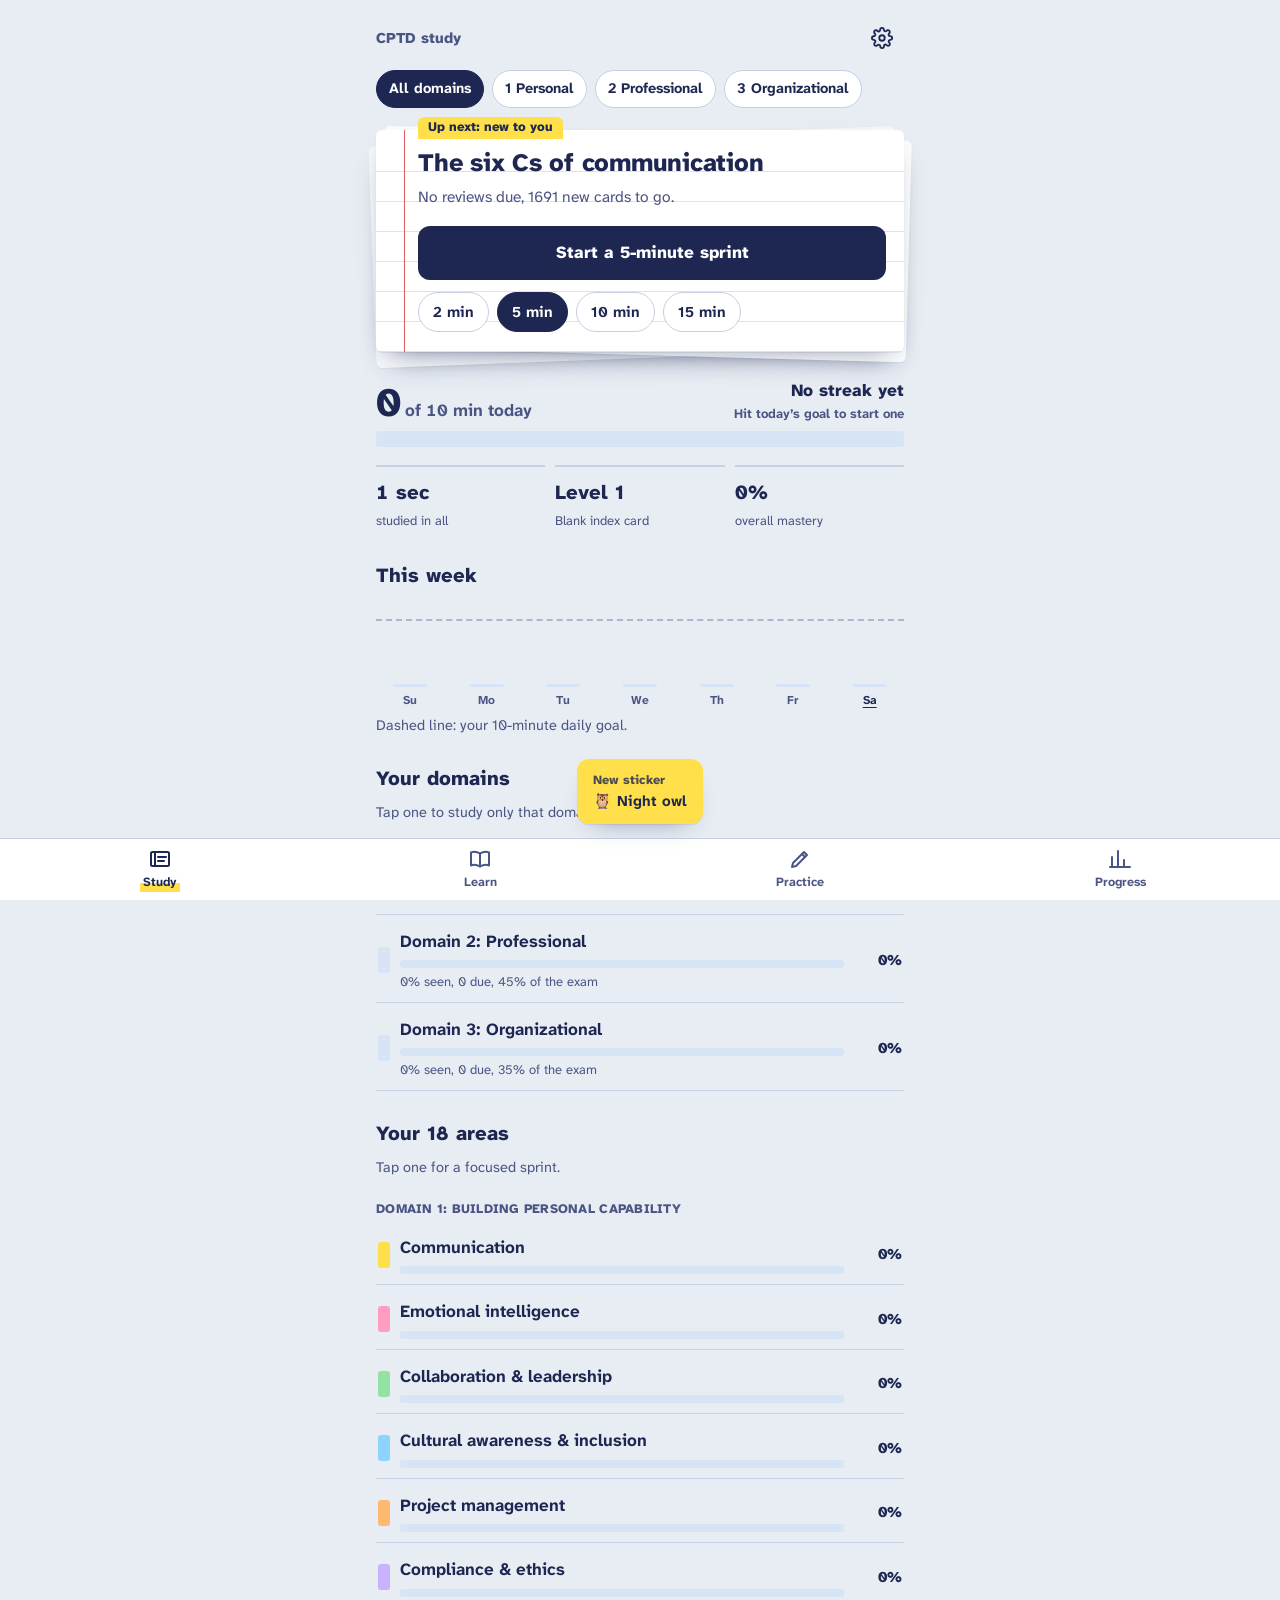
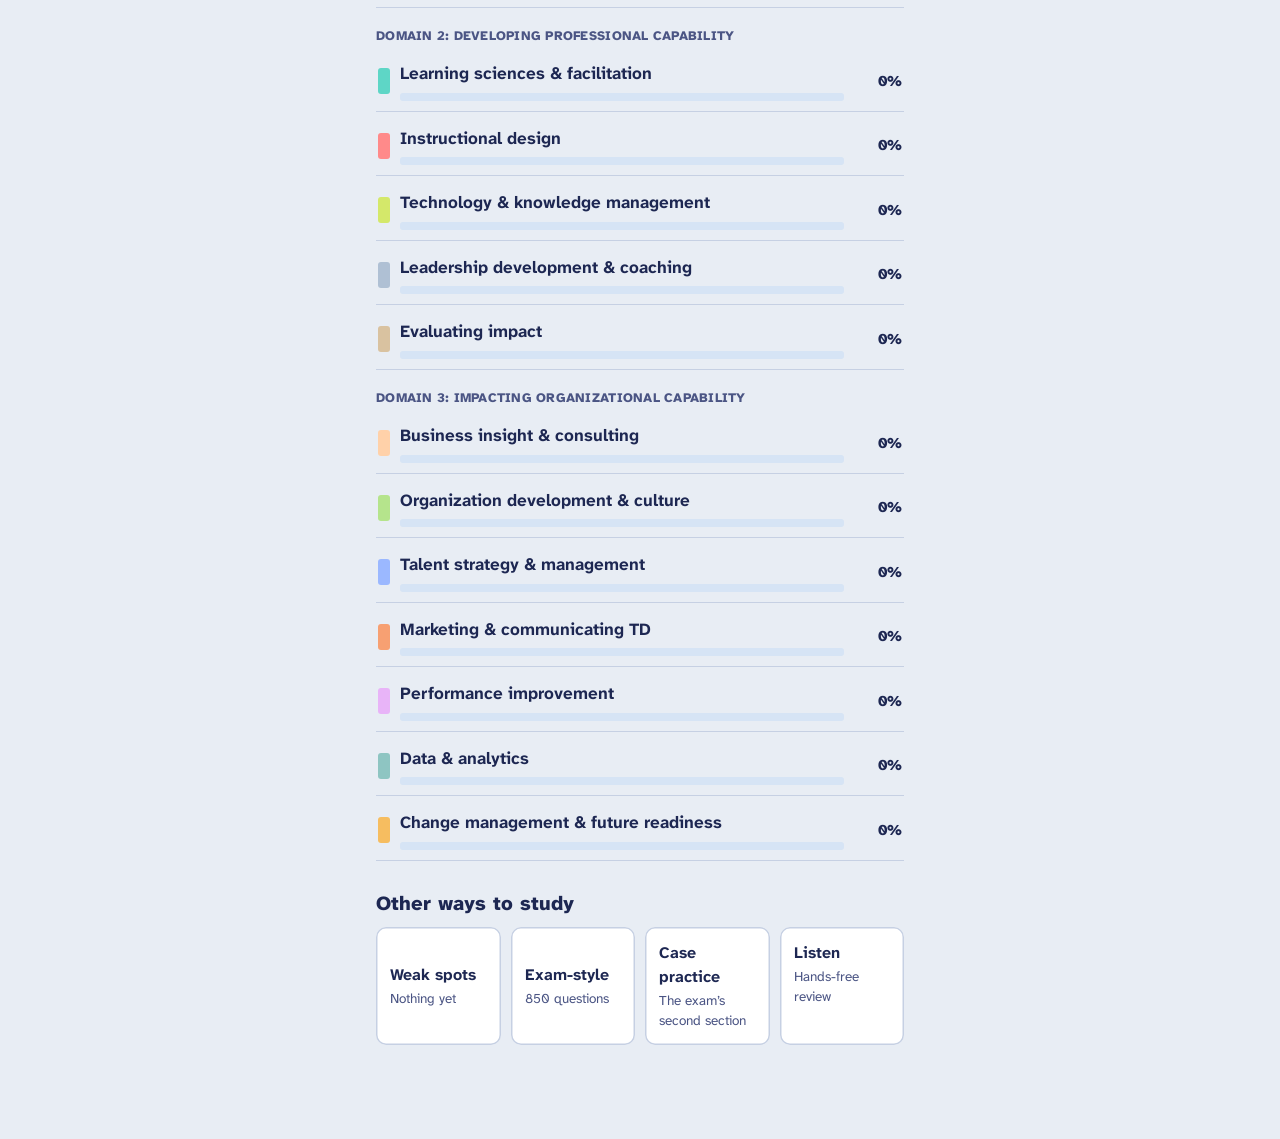
<file: cptd/index.html>
<!DOCTYPE html>
<html lang="en">
<head>
<meta name="robots" content="noindex, nofollow">
<meta charset="utf-8">
<title>CPTD study</title>
<meta name="viewport" content="width=device-width, initial-scale=1, viewport-fit=cover">
<meta name="description" content="Short, game-like study sprints for all three domains of the CPTD exam.">
<meta name="theme-color" content="#E8EDF4" media="(prefers-color-scheme: light)">
<meta name="theme-color" content="#0E1530" media="(prefers-color-scheme: dark)">
<meta name="apple-mobile-web-app-capable" content="yes">
<meta name="apple-mobile-web-app-title" content="CPTD">
<link rel="manifest" href="manifest.webmanifest">
<link rel="icon" type="image/png" href="icon-192.png">
<link rel="apple-touch-icon" href="apple-touch-icon.png">
<link rel="preload" href="fonts/atkinson-hyperlegible-next-latin-400-normal.woff2" as="font" type="font/woff2" crossorigin>
<link rel="preload" href="fonts/atkinson-hyperlegible-next-latin-800-normal.woff2" as="font" type="font/woff2" crossorigin>
<style>
  @font-face { font-family: 'Atkinson Next'; src: url(fonts/atkinson-hyperlegible-next-latin-400-normal.woff2) format('woff2'); font-weight: 400; font-style: normal; font-display: swap; }
  @font-face { font-family: 'Atkinson Next'; src: url(fonts/atkinson-hyperlegible-next-latin-400-italic.woff2) format('woff2'); font-weight: 400; font-style: italic; font-display: swap; }
  @font-face { font-family: 'Atkinson Next'; src: url(fonts/atkinson-hyperlegible-next-latin-700-normal.woff2) format('woff2'); font-weight: 700; font-style: normal; font-display: swap; }
  @font-face { font-family: 'Atkinson Next'; src: url(fonts/atkinson-hyperlegible-next-latin-800-normal.woff2) format('woff2'); font-weight: 800; font-style: normal; font-display: swap; }

  :root {
    color-scheme: light;
    --desk: #E8EDF4;
    --desk-2: #DCE3EE;
    --paper: #FFFFFF;
    --ink: #1D2752;
    --ink-2: #4B5584;
    --ink-3: #7F89AE;
    --rule: #D6E4F5;
    --margin: #E25C63;
    --line: #C6D0E3;
    --hl: #FFE04A;
    --hl-pink: #FF9CC2;
    --hl-green: #93E2A3;
    --hl-blue: #8FD3FF;
    --on-hl: #1D2752;
    --btn: #1D2752;
    --btn-ink: #FFFFFF;
    --shadow: 0 1px 1px rgba(29, 39, 82, .08), 0 12px 26px -16px rgba(29, 39, 82, .5);
    --font: 'Atkinson Next', 'Atkinson Hyperlegible', system-ui, -apple-system, 'Segoe UI', Roboto, sans-serif;
    --nav-h: 62px;
  }
  @media (prefers-color-scheme: dark) {
    :root:not([data-theme="light"]) {
      color-scheme: dark;
      --desk: #0E1530; --desk-2: #141D3D; --paper: #19223F; --ink: #E8ECF8; --ink-2: #AEB7DA; --ink-3: #7783B0;
      --rule: #243159; --margin: #F07C82; --line: #2E3C6C; --btn: #FFE04A; --btn-ink: #141936;
      --shadow: 0 1px 1px rgba(0, 0, 0, .3), 0 14px 28px -16px rgba(0, 0, 0, .9);
    }
  }
  :root[data-theme="dark"] {
    color-scheme: dark;
    --desk: #0E1530; --desk-2: #141D3D; --paper: #19223F; --ink: #E8ECF8; --ink-2: #AEB7DA; --ink-3: #7783B0;
    --rule: #243159; --margin: #F07C82; --line: #2E3C6C; --btn: #FFE04A; --btn-ink: #141936;
    --shadow: 0 1px 1px rgba(0, 0, 0, .3), 0 14px 28px -16px rgba(0, 0, 0, .9);
  }

  * { box-sizing: border-box; -webkit-tap-highlight-color: transparent; }
  html { background: var(--desk); }
  body {
    margin: 0; min-height: 100vh; min-height: 100dvh;
    background: var(--desk); color: var(--ink);
    font-family: var(--font); font-size: 17px; line-height: 1.5;
    -webkit-text-size-adjust: 100%; text-size-adjust: 100%;
    padding-bottom: calc(var(--nav-h) + env(safe-area-inset-bottom));
  }
  body.focus-mode { padding-bottom: env(safe-area-inset-bottom); }
  body.has-actbar { padding-bottom: calc(150px + env(safe-area-inset-bottom)); }
  html.has-actbar { scroll-padding-bottom: calc(150px + env(safe-area-inset-bottom)); }
  #app { max-width: 560px; margin: 0 auto; padding: max(16px, env(safe-area-inset-top)) 16px 32px; }
  button, input, select { font: inherit; color: inherit; }
  button { cursor: pointer; }
  :focus-visible { outline: 3px solid var(--hl-blue); outline-offset: 2px; border-radius: 6px; }
  h1, h2, h3 { margin: 0; line-height: 1.2; }
  h1 { font-size: 27px; font-weight: 800; letter-spacing: -.01em; }
  h2 { font-size: 20px; font-weight: 800; }
  h3 { font-size: 17px; font-weight: 700; }
  p { margin: 0 0 .55em; }
  a { color: inherit; }
  .muted { color: var(--ink-2); }
  .faint { color: var(--ink-3); }
  .small { font-size: 14.5px; line-height: 1.45; }
  .num { font-variant-numeric: tabular-nums; }
  .row { display: flex; align-items: center; gap: 10px; }
  .spread { display: flex; align-items: baseline; justify-content: space-between; gap: 12px; }
  .stack > * + * { margin-top: 12px; }
  .section { margin-top: 30px; }
  .section > h2 { margin-bottom: 12px; }
  .visually-hidden { position: absolute !important; width: 1px; height: 1px; overflow: hidden; clip: rect(0 0 0 0); white-space: nowrap; }

  /* ---------- buttons ---------- */
  .btn {
    display: flex; align-items: center; justify-content: center; gap: 8px; width: 100%;
    min-height: 54px; padding: 10px 20px; border: 0; border-radius: 12px;
    background: var(--btn); color: var(--btn-ink); font-weight: 800; font-size: 17px; text-decoration: none; text-align: center;
    transition: transform .08s ease;
  }
  .btn:active { transform: translateY(1px); }
  .btn[disabled] { opacity: .45; cursor: default; }
  .btn.ghost { background: transparent; color: var(--ink); box-shadow: inset 0 0 0 1.5px var(--line); }
  .btn.small { min-height: 44px; font-size: 15.5px; border-radius: 10px; }
  .btn-row { display: grid; grid-template-columns: 1fr 1fr; gap: 10px; }
  .iconbtn {
    display: inline-grid; place-items: center; width: 44px; height: 44px; border: 0; border-radius: 10px;
    background: transparent; color: var(--ink); font-size: 20px; text-decoration: none;
  }
  .linkbtn { border: 0; background: none; padding: 6px 0; font-weight: 700; color: var(--ink-2); text-decoration: underline; text-underline-offset: 3px; }
  .chips { display: flex; flex-wrap: wrap; gap: 8px; }
  .chip {
    min-height: 40px; padding: 6px 14px; border-radius: 999px; border: 1.5px solid var(--line);
    background: var(--paper); font-weight: 700; font-size: 15px;
  }
  .chip[aria-pressed="true"] { background: var(--ink); color: var(--paper); border-color: var(--ink); }

  /* ---------- the index card ---------- */
  .card {
    --lh: 30px;
    position: relative; border-radius: 6px; padding: 18px 18px 20px 42px;
    background-color: var(--paper);
    background-image:
      linear-gradient(to right, transparent 28px, var(--margin) 28px, var(--margin) 29.5px, transparent 29.5px),
      repeating-linear-gradient(to bottom, transparent 0, transparent calc(var(--lh) - 1px), var(--rule) calc(var(--lh) - 1px), var(--rule) var(--lh));
    background-position: 0 0, 0 12px;
    box-shadow: var(--shadow);
  }
  .card.plain { background-image: linear-gradient(to right, transparent 28px, var(--margin) 28px, var(--margin) 29.5px, transparent 29.5px); }
  .card .tab {
    position: absolute; top: -13px; left: 42px; padding: 2px 10px 3px; border-radius: 6px 6px 0 0;
    background: var(--tab, var(--hl)); color: var(--on-hl); font-size: 13px; font-weight: 800; line-height: 1.3;
  }
  .card + .card { margin-top: 26px; }
  .stackcards { position: relative; margin-top: 22px; }
  .stackcards::before, .stackcards::after {
    content: ''; position: absolute; inset: 0; border-radius: 6px; background: var(--paper); box-shadow: var(--shadow);
  }
  .stackcards::before { transform: rotate(-2.2deg) translate(-4px, 6px); opacity: .55; }
  .stackcards::after { transform: rotate(1.6deg) translate(5px, 3px); opacity: .8; }
  .stackcards > .card { z-index: 1; }

  /* ---------- highlighter ---------- */
  .hl { background: linear-gradient(transparent 14%, var(--hl) 14%, var(--hl) 90%, transparent 90%); color: var(--on-hl); padding: 0 .12em; border-radius: 2px 6px 3px 7px; box-decoration-break: clone; -webkit-box-decoration-break: clone; }
  .bar { height: 12px; border-radius: 3px; background: var(--rule); overflow: hidden; }
  .bar > i { display: block; height: 100%; width: 0; background: var(--hl); border-radius: 2px 9px 3px 10px / 3px 6px 2px 7px; transition: width .5s cubic-bezier(.2, .8, .2, 1); }
  .bar.green > i { background: var(--hl-green); }
  .bar.thin { height: 6px; }

  /* ---------- home ---------- */
  .topline { display: flex; align-items: center; justify-content: space-between; gap: 10px; min-height: 44px; }
  .brand { font-weight: 800; font-size: 15px; color: var(--ink-2); }
  .level-chip { display: inline-flex; align-items: center; gap: 6px; padding: 4px 10px; border-radius: 999px; background: var(--paper); box-shadow: inset 0 0 0 1.5px var(--line); font-size: 13.5px; font-weight: 800; text-decoration: none; }
  .hero h1 { font-size: 25px; line-height: var(--lh); margin: 0 0 4px; }
  .hero .meta { line-height: var(--lh); color: var(--ink-2); font-size: 15.5px; margin: 0; }
  .hero .btn { margin-top: 14px; }
  .hero .chips { margin-top: 12px; }
  .today { display: grid; grid-template-columns: 1fr auto; gap: 8px 16px; align-items: end; margin-top: 26px; }
  .today .big { font-size: 40px; font-weight: 800; line-height: 1; letter-spacing: -.02em; }
  .today .big small { font-size: 17px; font-weight: 700; color: var(--ink-2); letter-spacing: 0; }
  .today .bar { grid-column: 1 / -1; height: 16px; }
  .streak { text-align: right; font-weight: 800; }
  .streak .flame { font-size: 26px; line-height: 1; }
  .streak small { display: block; font-size: 13px; font-weight: 700; color: var(--ink-2); }
  .totals { display: grid; grid-template-columns: repeat(3, 1fr); gap: 10px; margin-top: 18px; }
  .totals div { padding: 10px 0 0; border-top: 2px solid var(--line); }
  .totals b { display: block; font-size: 20px; font-weight: 800; }
  .totals span { font-size: 13px; color: var(--ink-2); }
  .week { display: grid; grid-template-columns: repeat(7, minmax(0, 1fr)); gap: 8px; align-items: end; height: 110px; position: relative; padding-top: 6px; }
  .week .goal { position: absolute; left: 0; right: 0; border-top: 2px dashed var(--ink-3); opacity: .55; }
  .week .col { display: flex; flex-direction: column; align-items: center; justify-content: flex-end; height: 100%; gap: 4px; }
  .week .col i { display: block; width: 100%; max-width: 34px; min-height: 3px; background: var(--rule); border-radius: 3px 8px 2px 6px; }
  .week .col.met i { background: var(--hl); }
  .week .col span { font-size: 12px; color: var(--ink-2); font-weight: 700; }
  .week .col.today span { color: var(--ink); text-decoration: underline; text-underline-offset: 3px; }
  .arealist { display: grid; gap: 4px; }
  .arearow { display: grid; grid-template-columns: 12px 1fr auto; gap: 10px; align-items: center; width: 100%; padding: 10px 2px; border: 0; border-bottom: 1px solid var(--line); background: none; text-align: left; }
  .arearow .dot { width: 12px; height: 26px; border-radius: 3px; background: var(--tab); }
  .arearow .name { font-weight: 700; }
  .arearow .bar { margin-top: 6px; height: 8px; }
  .arearow .pct { font-weight: 800; font-size: 15px; min-width: 3.2em; text-align: right; }
  /* domains: picker chips, per-domain rows, small headings between domains */
  .dompick { margin-top: 10px; }
  .dompick.filter-row { margin-bottom: 12px; }
  .dompick .chip { min-height: 38px; padding: 5px 12px; font-size: 14.5px; }
  .domlabel { margin: 14px 0 2px; font-size: 13px; font-weight: 800; letter-spacing: .02em; text-transform: uppercase; color: var(--ink-2); }
  .domrow .dot { background: var(--rule); }
  .domrow[aria-pressed="true"] .dot { background: var(--hl); }
  .domrow .sub { display: block; margin-top: 4px; font-size: 13px; color: var(--ink-2); }
  .about-doms { padding-left: 20px; display: grid; gap: 4px; }
  .quick { display: grid; grid-template-columns: 1fr 1fr; gap: 10px; }
  .tile {
    display: block; padding: 14px; border-radius: 10px; border: 0; text-align: left; text-decoration: none;
    background: var(--paper); box-shadow: inset 0 0 0 1.5px var(--line); min-height: 86px;
  }
  .tile b { display: block; font-size: 16px; }
  .tile span { display: block; font-size: 13.5px; color: var(--ink-2); margin-top: 2px; }

  /* ---------- runner ---------- */
  .runbar { display: grid; grid-template-columns: 44px 1fr auto; gap: 10px; align-items: center; margin-bottom: 26px; }
  .runbar .timer { display: grid; gap: 4px; }
  .runbar .timer span { font-size: 13px; font-weight: 800; color: var(--ink-2); }
  .runbar .xp { font-weight: 800; font-size: 15px; padding: 2px 8px; border-radius: 4px; }
  .runbar .combo { font-size: 13px; font-weight: 800; color: var(--ink-2); text-align: right; }
  .qcard .ctx { font-size: 14px; font-weight: 700; color: var(--ink-2); line-height: var(--lh); margin: 0; }
  .qcard .prompt { font-size: 19px; font-weight: 700; line-height: var(--lh); margin: 0; }
  .qcard .hint { font-size: 14.5px; color: var(--ink-2); line-height: var(--lh); margin: 0; }
  .qcard .hint b { color: var(--ink); }
  .opts { display: grid; gap: 10px; margin-top: 18px; }
  .opt {
    position: relative; overflow: hidden; display: block; width: 100%; min-height: 54px; padding: 13px 14px 13px 46px;
    border: 1.5px solid var(--line); border-radius: 10px; background: var(--paper); text-align: left; font-size: 16.5px; line-height: 1.4;
  }
  .opt::before {
    content: ''; position: absolute; left: 8px; right: 6px; top: 7px; bottom: 7px; z-index: 0;
    background: var(--hl); border-radius: 3px 12px 4px 14px / 9px 4px 11px 3px;
    transform: scaleX(0); transform-origin: left center; transition: transform .42s cubic-bezier(.25, .8, .25, 1);
  }
  .opt::after {
    content: ''; position: absolute; left: 14px; top: 50%; width: 20px; height: 20px; margin-top: -10px; z-index: 1;
    border: 2px solid var(--ink-3); border-radius: 50%;
  }
  .opt.multi::after { border-radius: 5px; }
  .opt[aria-pressed="true"] { border-color: var(--ink); box-shadow: inset 0 0 0 1px var(--ink); }
  .opt[aria-pressed="true"]::after { border-color: var(--ink); background: var(--ink); box-shadow: inset 0 0 0 3px var(--paper); }
  .opt > span { position: relative; z-index: 1; }
  .opt.ok::before { transform: scaleX(1); }
  .opt.bad::before { transform: scaleX(1); background: var(--hl-pink); }
  .opt.ok, .opt.bad { color: var(--on-hl); border-color: transparent; box-shadow: none; }
  .opt.ok::after, .opt.bad::after { border-color: var(--on-hl); background: transparent; box-shadow: none; }
  .opt.ok::after { content: '\2713'; display: grid; place-items: center; font-weight: 800; font-size: 14px; color: var(--on-hl); border: 0; }
  .opt.bad::after { content: '\2715'; display: grid; place-items: center; font-weight: 800; font-size: 13px; color: var(--on-hl); border: 0; }
  .opt.missed { border: 2px dashed #C9A400; }
  .opt.missed .tag { color: var(--ink-2); }
  .opt .tag { display: block; font-size: 12.5px; font-weight: 800; margin-top: 2px; }
  .opt[disabled] { cursor: default; }
  .opt.dim { opacity: .55; }
  .order-slots { display: grid; gap: 8px; margin-top: 16px; counter-reset: slot; }
  .slot {
    display: grid; grid-template-columns: 30px 1fr; align-items: center; gap: 8px; min-height: 50px; padding: 8px 12px;
    border-radius: 10px; border: 1.5px dashed var(--line); background: transparent; text-align: left; font-size: 16px; width: 100%;
  }
  .slot::before { counter-increment: slot; content: counter(slot); font-weight: 800; color: var(--ink-3); font-variant-numeric: tabular-nums; }
  .slot.filled { border-style: solid; border-color: var(--ink); background: var(--paper); }
  .slot.ok { background: var(--hl); color: var(--on-hl); border-color: transparent; }
  .slot.bad { background: var(--hl-pink); color: var(--on-hl); border-color: transparent; }
  .slot.ok::before, .slot.bad::before { color: var(--on-hl); }
  .pool { display: flex; flex-wrap: wrap; gap: 8px; margin-top: 14px; min-height: 10px; }
  .pool .chip { min-height: 46px; font-size: 15.5px; text-align: left; }
  .why { margin-top: 18px; padding: 14px 14px 14px 16px; border-left: 5px solid var(--hl); background: var(--paper); border-radius: 0 10px 10px 0; box-shadow: inset 0 0 0 1px var(--line); }
  .why.miss { border-left-color: var(--hl-pink); }
  .why h3 { margin-bottom: 4px; }
  .why .small + .small { margin-top: 6px; }
  .answer-actions { margin-top: 16px; display: grid; gap: 10px; }
  .actbar {
    position: fixed; left: 0; right: 0; bottom: 0; z-index: 30;
    padding: 10px 16px calc(12px + env(safe-area-inset-bottom));
    background: var(--paper); border-top: 1px solid var(--line);
    box-shadow: 0 -10px 24px -18px rgba(0, 0, 0, .45);
  }
  .actbar-in { max-width: 528px; margin: 0 auto; }
  .actbar-msg { margin: 0 0 8px; font-size: 15px; line-height: 1.35; color: var(--ink-2); }
  .actbar-msg b { color: var(--ink); }
  .actbar-msg .hl { font-weight: 800; }
  .actbar-btns { display: grid; gap: 10px; }
  .actbar-btns.two { grid-template-columns: minmax(0, 1fr) minmax(0, 2fr); }
  .actbar .btn.ghost { font-size: 16px; }
  .preview ol, .preview ul, .model ol, .model ul { margin: 6px 0 0; padding-left: 22px; }
  .preview li, .model li { line-height: var(--lh); }
  .preview li b, .model li b { font-weight: 800; }
  .preview li .d { color: var(--ink-2); }
  .model li .d { color: var(--ink-2); font-size: 15.5px; }

  /* ---------- learn ---------- */
  .modellist { display: grid; gap: 2px; }
  .modelrow { display: grid; grid-template-columns: 1fr auto; gap: 4px 10px; align-items: center; padding: 12px 2px; border-bottom: 1px solid var(--line); text-decoration: none; }
  .modelrow b { font-weight: 700; }
  .modelrow .who { grid-column: 1 / -1; font-size: 13.5px; color: var(--ink-2); }
  .seen-dot { width: 10px; height: 10px; border-radius: 50%; background: var(--hl-green); }
  .unseen-dot { width: 10px; height: 10px; border-radius: 50%; box-shadow: inset 0 0 0 2px var(--line); }
  .badge-tag { display: inline-block; font-size: 12.5px; font-weight: 800; padding: 1px 8px; border-radius: 999px; box-shadow: inset 0 0 0 1.5px var(--line); color: var(--ink-2); white-space: nowrap; }
  .badge-tag.tdbok { box-shadow: none; background: var(--hl); color: var(--on-hl); }
  .model { padding-top: 22px; }
  .model .who { color: var(--ink-2); font-size: 15px; line-height: var(--lh); margin: 0; }
  .model h1 { line-height: var(--lh); }
  .model .tags { display: flex; flex-wrap: wrap; gap: 6px; line-height: var(--lh); align-items: center; }
  .model .items { margin-top: 6px; }
  .model .items li { line-height: 1.45; padding: 6px 0; }
  .callout { margin-top: 18px; padding: 12px 14px; border-radius: 10px; background: var(--desk); }
  .callout h3 { font-size: 15px; margin-bottom: 4px; }
  .callout.hook { background: linear-gradient(transparent 0, transparent 0), var(--desk); box-shadow: inset 4px 0 0 var(--hl); }
  .groups { display: grid; gap: 8px; margin-top: 8px; }
  .groups div { font-size: 15px; }
  .search { width: 100%; min-height: 48px; padding: 10px 14px; border-radius: 10px; border: 1.5px solid var(--line); background: var(--paper); font-size: 16px; }
  .filter-row { margin: 12px 0 4px; }
  .scroll-row { flex-wrap: nowrap; overflow-x: auto; scrollbar-width: none; margin-left: -16px; margin-right: -16px; padding: 2px 16px 6px; }
  .scroll-row::-webkit-scrollbar { display: none; }
  .scroll-row .chip { flex: none; }

  /* ---------- practice / lists ---------- */
  .list { display: grid; }
  .listrow { display: grid; grid-template-columns: 1fr auto; align-items: center; gap: 4px 12px; padding: 13px 2px; border: 0; border-bottom: 1px solid var(--line); background: none; text-align: left; width: 100%; text-decoration: none; }
  .listrow b { font-weight: 700; }
  .listrow .sub { grid-column: 1 / -1; font-size: 13.5px; color: var(--ink-2); }
  .listrow .right { font-weight: 800; font-size: 15px; }

  /* ---------- progress ---------- */
  .heat { display: grid; grid-template-columns: repeat(7, minmax(0, 1fr)); gap: 5px; align-items: center; }
  .heat i { display: block; width: 100%; aspect-ratio: 1; border-radius: 3px; background: var(--rule); }
  .heat b { text-align: center; }
  .heat i.l1 { background: color-mix(in srgb, var(--hl) 35%, var(--rule)); }
  .heat i.l2 { background: color-mix(in srgb, var(--hl) 70%, var(--rule)); }
  .heat i.l3 { background: var(--hl); }
  .heat i.future { background: transparent; box-shadow: inset 0 0 0 1px var(--line); }
  .heat i.today { outline: 2px solid var(--ink); outline-offset: 1px; }
  .stickers { display: grid; grid-template-columns: repeat(auto-fill, minmax(96px, 1fr)); gap: 12px; }
  .sticker { text-align: center; font-size: 12.5px; line-height: 1.3; }
  .sticker .face { display: grid; place-items: center; width: 62px; height: 62px; margin: 0 auto 6px; border-radius: 50%; font-size: 28px; background: var(--hl); box-shadow: var(--shadow); }
  .sticker.locked .face { background: var(--desk-2); filter: grayscale(1); opacity: .45; box-shadow: none; }
  .sticker.locked { color: var(--ink-3); }
  .sticker b { display: block; font-size: 13px; }
  .stmtrow { padding: 10px 0; border-bottom: 1px solid var(--line); }
  .stmtrow .spread b { font-size: 15px; }
  .stmtrow .small { margin: 2px 0 6px; }

  /* ---------- settings ---------- */
  .setting { padding: 14px 0; border-bottom: 1px solid var(--line); }
  .setting h3 { margin-bottom: 8px; }
  .toggle { display: flex; align-items: center; justify-content: space-between; gap: 12px; width: 100%; padding: 14px 0; border: 0; border-bottom: 1px solid var(--line); background: none; text-align: left; font-weight: 700; }
  .switch { position: relative; width: 50px; height: 30px; border-radius: 999px; background: var(--line); flex: none; transition: background .2s; }
  .switch::after { content: ''; position: absolute; top: 3px; left: 3px; width: 24px; height: 24px; border-radius: 50%; background: var(--paper); box-shadow: 0 1px 3px rgba(0,0,0,.3); transition: transform .2s; }
  .toggle[aria-checked="true"] .switch { background: var(--ink); }
  .toggle[aria-checked="true"] .switch::after { transform: translateX(20px); }
  .facts { display: grid; gap: 12px; }
  .facts div b { display: block; }
  ol.tips { padding-left: 22px; }
  ol.tips li { margin-bottom: 8px; }

  /* ---------- case ---------- */
  .score { font-weight: 800; }
  .score .plus { color: inherit; }

  /* ---------- listen ---------- */
  .listen-now { min-height: 220px; }
  .listen-now .prompt { font-size: 21px; }
  .player { display: grid; grid-template-columns: 1fr 1.6fr 1fr; gap: 10px; margin-top: 16px; }

  /* ---------- nav, toast, overlays ---------- */
  #tabs {
    position: fixed; left: 0; right: 0; bottom: 0; z-index: 20;
    display: grid; grid-template-columns: repeat(4, 1fr); height: calc(var(--nav-h) + env(safe-area-inset-bottom));
    padding-bottom: env(safe-area-inset-bottom); background: var(--paper); border-top: 1px solid var(--line);
  }
  body.focus-mode #tabs { display: none; }
  #tabs a { display: grid; place-items: center; align-content: center; gap: 2px; text-decoration: none; color: var(--ink-2); font-size: 12.5px; font-weight: 700; }
  #tabs a svg { width: 24px; height: 24px; }
  #tabs a[aria-current="page"] { color: var(--ink); }
  #tabs a[aria-current="page"] span { background: linear-gradient(transparent 55%, var(--hl) 55%); padding: 0 3px; color: var(--ink); }
  #toast {
    position: fixed; left: 50%; bottom: calc(var(--nav-h) + env(safe-area-inset-bottom) + 14px); z-index: 40;
    transform: translate(-50%, 20px); opacity: 0; pointer-events: none; transition: transform .25s, opacity .25s;
    max-width: min(92vw, 420px); padding: 12px 16px; border-radius: 12px; background: var(--ink); color: var(--paper);
    font-weight: 700; font-size: 15px; box-shadow: var(--shadow);
  }
  body.focus-mode #toast { top: calc(env(safe-area-inset-top) + 12px); bottom: auto; transform: translate(-50%, -20px); }
  body.focus-mode #toast.show { transform: translate(-50%, 0); }
  #toast.show { transform: translate(-50%, 0); opacity: 1; }
  #toast.level { background: var(--hl); color: var(--on-hl); }
  #toast .stamp { display: block; font-size: 12.5px; font-weight: 800; opacity: .8; }
  #idle {
    position: fixed; left: 0; right: 0; top: 0; z-index: 50; padding: max(12px, env(safe-area-inset-top)) 16px 12px;
    background: var(--ink); color: var(--paper); text-align: center; font-weight: 700; font-size: 15px;
  }
  .empty { padding: 26px 0; color: var(--ink-2); }
  .back + .card, .back + h1 + .card { margin-top: 22px; }
  .back { display: inline-flex; align-items: center; gap: 4px; min-height: 44px; font-weight: 700; color: var(--ink-2); text-decoration: none; }

  @media (prefers-reduced-motion: reduce) {
    *, *::before, *::after { transition: none !important; animation: none !important; }
  }
  @media (min-width: 600px) {
    .quick { grid-template-columns: repeat(4, 1fr); }
  }
</style>
</head>
<body>
<div id="app"><p class="empty">Loading your study cards&hellip;</p></div>
<nav id="tabs" aria-label="Main">
  <a href="#/" data-tab="home"><svg viewBox="0 0 24 24" fill="none" stroke="currentColor" stroke-width="2" stroke-linecap="round" stroke-linejoin="round" aria-hidden="true"><rect x="3" y="5" width="18" height="14" rx="1.5"/><path d="M7 5v14"/><path d="M10 10h8M10 14h6"/></svg><span>Study</span></a>
  <a href="#/learn" data-tab="learn"><svg viewBox="0 0 24 24" fill="none" stroke="currentColor" stroke-width="2" stroke-linecap="round" stroke-linejoin="round" aria-hidden="true"><path d="M3 5.5C5.5 4.5 8.5 4.5 12 6.5c3.5-2 6.5-2 9-1v13c-2.5-1-5.5-1-9 1-3.5-2-6.5-2-9-1z"/><path d="M12 6.5v13"/></svg><span>Learn</span></a>
  <a href="#/practice" data-tab="practice"><svg viewBox="0 0 24 24" fill="none" stroke="currentColor" stroke-width="2" stroke-linecap="round" stroke-linejoin="round" aria-hidden="true"><path d="M4 20l4-1 11-11-3-3L5 16z"/><path d="M14 7l3 3"/></svg><span>Practice</span></a>
  <a href="#/progress" data-tab="progress"><svg viewBox="0 0 24 24" fill="none" stroke="currentColor" stroke-width="2" stroke-linecap="round" stroke-linejoin="round" aria-hidden="true"><path d="M4 20V10M10 20V4M16 20v-7M22 20H2"/></svg><span>Progress</span></a>
</nav>
<div id="toast" role="status" aria-live="polite"></div>
<div id="idle" hidden>Paused while you were away. Tap anywhere to keep the clock running.</div>
<!-- Content parts: Domain 1, then each domain's metadata and its area files. content-merge.js combines them. -->
<script src="content.js"></script>
<script src="content-d2.js"></script>
<script src="content-d2-learn.js"></script>
<script src="content-d2-design.js"></script>
<script src="content-d2-techkm.js"></script>
<script src="content-d2-people.js"></script>
<script src="content-d2-eval.js"></script>
<script src="content-d3.js"></script>
<script src="content-d3-biz.js"></script>
<script src="content-d3-od.js"></script>
<script src="content-d3-strategy.js"></script>
<script src="content-d3-market.js"></script>
<script src="content-d3-perf.js"></script>
<script src="content-d3-data.js"></script>
<script src="content-d3-change.js"></script>
<script src="content-merge.js"></script>
<script src="app.js"></script>
</body>
</html>
</file>
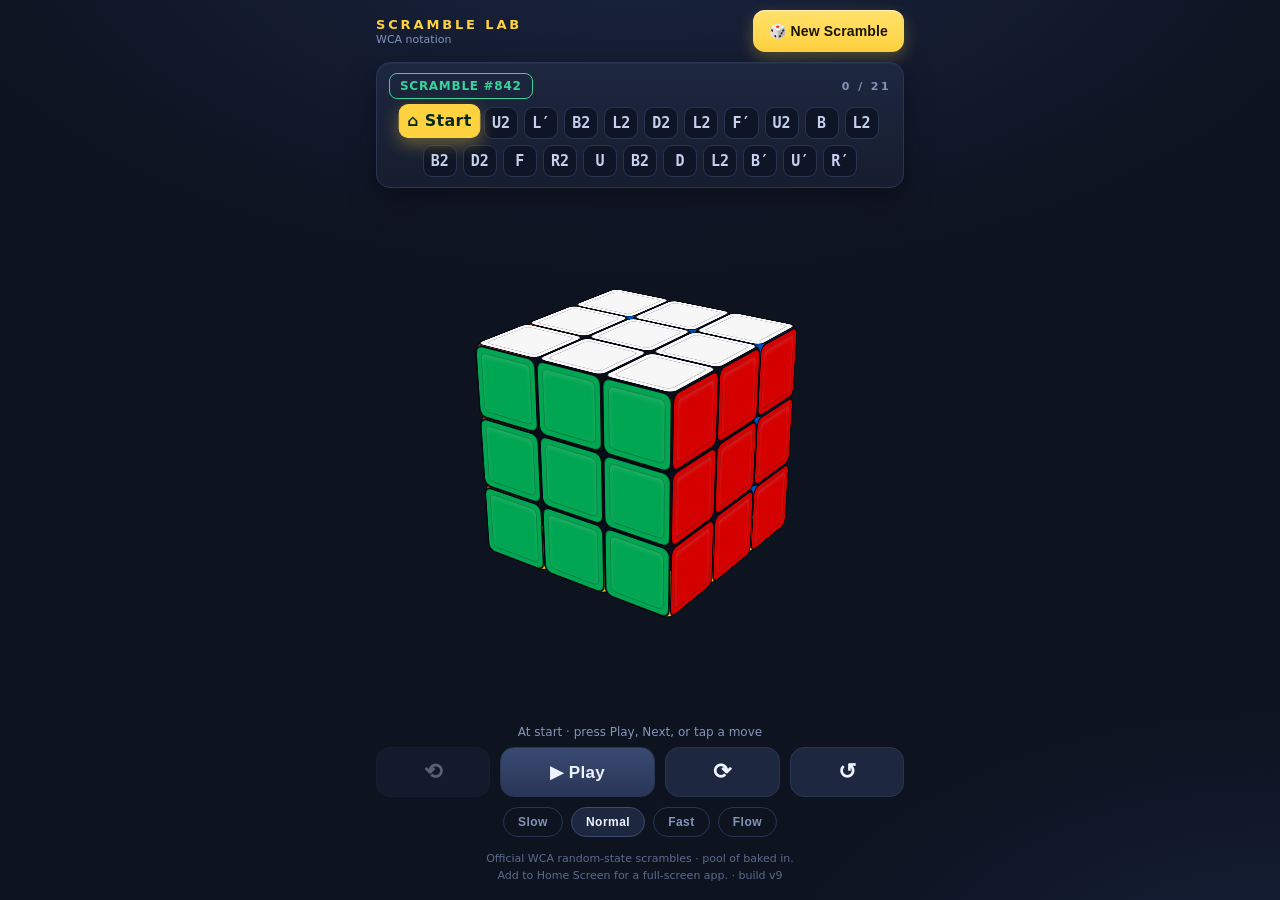
<file: cube/index.html>
<!DOCTYPE html>
<html lang="en">
<head>
<meta name="robots" content="noindex, nofollow">
<meta charset="UTF-8" />
<meta name="viewport" content="width=device-width, initial-scale=1.0, viewport-fit=cover, maximum-scale=1.0, user-scalable=no" />
<meta name="apple-mobile-web-app-capable" content="yes" />
<meta name="apple-mobile-web-app-status-bar-style" content="black-translucent" />
<meta name="theme-color" content="#0e1320" />
<title>Scramble Lab</title>
<style>
  :root{
    --bg:#0e1320;
    --panel:#161d2e;
    --panel-2:#1d2740;
    --line:#2a3553;
    --ink:#eef3ff;
    --muted:#8493b8;
    --accent:#ffd23f;
    --accent-2:#36d39a;
    --cell: min(18vw, 74px);

    /* sticker colors */
    --U:#f7f7f7; --D:#ffd500; --F:#00a651; --B:#0051ba; --R:#d50000; --L:#ff5800;
    --inner:#0a0e18;
  }
  *{ box-sizing:border-box; -webkit-tap-highlight-color:transparent; }
  html,body{ margin:0; height:100%; }
  body{
    background:
      radial-gradient(1200px 600px at 50% -10%, #1a2542 0%, transparent 60%),
      radial-gradient(900px 500px at 100% 110%, #15203a 0%, transparent 55%),
      var(--bg);
    color:var(--ink);
    font-family: ui-rounded, -apple-system, "SF Pro Rounded", "Helvetica Neue", system-ui, sans-serif;
    min-height:100dvh;
    overscroll-behavior-y:none;
    display:flex; flex-direction:column;
    padding: env(safe-area-inset-top) env(safe-area-inset-right) env(safe-area-inset-bottom) env(safe-area-inset-left);
    user-select:none; -webkit-user-select:none;
  }
  .wrap{ width:100%; max-width:560px; margin:0 auto; flex:1; display:flex; flex-direction:column; padding:10px 16px 16px; }

  /* compact top bar: title left, New Scramble right — everything above the fold */
  header.topline{ display:flex; align-items:center; justify-content:space-between; gap:12px; margin-bottom:2px; }
  .titleblock{ text-align:left; }
  .kicker{ font-size:13px; letter-spacing:.22em; text-transform:uppercase; color:var(--accent); font-weight:800; }
  .sub{ color:var(--muted); font-size:11px; margin-top:1px; }

  /* notation strip */
  .notation{
    margin:8px 0 4px;
    background:linear-gradient(180deg,var(--panel-2),var(--panel));
    border:1px solid var(--line); border-radius:14px;
    padding:10px 10px 10px;
    box-shadow: inset 0 1px 0 rgba(255,255,255,.04), 0 10px 30px rgba(0,0,0,.35);
  }
  .notation .label{ display:flex; justify-content:space-between; align-items:center; margin-bottom:8px; padding:0 2px; }
  .notation .label span{ font-size:11px; letter-spacing:.22em; text-transform:uppercase; color:var(--muted); font-weight:700; }
  .progress{ color:var(--accent-2); font-variant-numeric:tabular-nums; }
  .moves{ display:flex; flex-wrap:wrap; gap:6px; justify-content:center; }
  .mv{
    font-family: ui-monospace, "SF Mono", Menlo, monospace;
    font-size:15px; font-weight:600;
    min-width:34px; text-align:center;
    padding:6px 7px; border-radius:9px;
    background:#0e1526; border:1px solid var(--line); color:#c4d0ec;
    transition: all .18s ease; cursor:pointer; -webkit-user-select:none;
  }
  .mv:active{ filter:brightness(1.3); }
  .mv.done{ color:#6b78a0; background:#0c111d; border-color:#202a44; opacity:.6; }
  .mv.start{
    color:#9fb0d8; background:#11192c; border-color:#33406a;
    font-family:inherit; font-weight:700; letter-spacing:.02em; opacity:1;
  }
  .mv.start.active{ color:#06281c; }
  .mv.active{
    color:#101522; background:var(--accent);
    border-color:var(--accent); font-weight:800;
    transform: translateY(-2px) scale(1.06);
    box-shadow:0 6px 16px rgba(255,210,63,.35);
  }
  /* seek destination: green pulse until the animation lands on it */
  .mv.target{
    color:var(--accent-2); border-color:var(--accent-2);
    background:#0c2018; opacity:1;
    animation:targetPulse .7s ease-in-out infinite alternate;
  }
  @keyframes targetPulse{
    from{ box-shadow:0 0 0 0 rgba(54,211,154,.0); }
    to{ box-shadow:0 0 10px 2px rgba(54,211,154,.45); }
  }

  .pool{ display:none; } /* redundant with the Scramble # button; reclaims a text row */
  .pool b{ color:var(--accent-2); font-variant-numeric:tabular-nums; }

  .scnum{
    background:none; border:1px solid var(--line); border-radius:8px;
    color:var(--muted); font-size:12px; font-weight:700; letter-spacing:.06em;
    padding:5px 10px; cursor:pointer; transition:all .15s;
    font-family:inherit; text-transform:uppercase;
  }
  .scnum:hover,.scnum:active{ background:var(--panel-2); color:var(--ink); border-color:#3a4a72; }
  .scnum.loaded{ color:var(--accent-2); border-color:var(--accent-2); }

  /* modal */
  .modal-bg{
    position:fixed; inset:0; background:rgba(0,0,0,.6); backdrop-filter:blur(4px);
    display:flex; align-items:flex-end; justify-content:center; z-index:100;
    padding-bottom:env(safe-area-inset-bottom);
    animation:fadeIn .15s ease;
  }
  .modal-bg[hidden]{ display:none; }
  @keyframes fadeIn{ from{opacity:0} to{opacity:1} }
  .modal-sheet{
    width:100%; max-width:480px; background:var(--panel-2);
    border-top-left-radius:22px; border-top-right-radius:22px;
    padding:24px 22px 32px; border-top:1px solid var(--line);
    animation:slideUp .2s cubic-bezier(.34,1.2,.5,1);
  }
  @keyframes slideUp{ from{transform:translateY(100%)} to{transform:translateY(0)} }
  .modal-title{ font-size:18px; font-weight:800; margin-bottom:4px; }
  .modal-sub{ font-size:13px; color:var(--muted); margin-bottom:18px; }
  .modal-input{
    width:100%; padding:14px 16px; border-radius:14px;
    border:1px solid var(--line); background:#0e1526; color:var(--ink);
    font-size:28px; font-weight:700; font-family:ui-monospace,"SF Mono",Menlo,monospace;
    text-align:center; margin-bottom:16px;
  }
  .modal-input:focus{ outline:none; border-color:var(--accent-2); }
  .modal-actions{ display:flex; gap:10px; }
  .modal-btn{
    flex:1; height:52px; border-radius:14px; border:1px solid var(--line);
    background:var(--panel); color:var(--ink); font-size:16px; font-weight:700;
    font-family:inherit; cursor:pointer; transition:transform .08s, filter .1s;
  }
  .modal-btn:active{ transform:scale(.97); filter:brightness(1.1); }
  .modal-btn.primary{ background:linear-gradient(180deg,var(--accent-2),#28b882); color:#041a10; border-color:transparent; }

  /* cube stage */
  .stage{
    flex:1; display:flex; align-items:center; justify-content:center;
    /* the rotated cube projects ~4.4 cells tall — reserve enough that its
       bottom corner clears the hint text below */
    min-height: calc(var(--cell) * 4.7);
    perspective: 1100px; -webkit-perspective: 1100px;
    margin:2px 0;
  }
  .hint{ position:relative; z-index:2; }
  /* margin-bottom biases the scene upward inside the centered stage: the
     rotateX(-25deg) view projects more of the cube below center than above */
  .scene{ width:calc(var(--cell)*3); height:calc(var(--cell)*3); margin-bottom:36px; transform-style:preserve-3d; -webkit-transform-style:preserve-3d; }
  .cube{
    position:relative; width:100%; height:100%;
    transform-style:preserve-3d; -webkit-transform-style:preserve-3d;
    transform: rotateX(-25deg) rotateY(-35deg);
    -webkit-transform: rotateX(-25deg) rotateY(-35deg);
  }
  .pivot{ position:absolute; inset:0; transform-style:preserve-3d; -webkit-transform-style:preserve-3d; transform-origin:center center; }
  .cubie{ position:absolute; width:var(--cell); height:var(--cell); transform-style:preserve-3d; -webkit-transform-style:preserve-3d;
          left:calc(var(--cell)); top:calc(var(--cell)); transform-origin:center center; }
  .face{
    position:absolute; width:var(--cell); height:var(--cell);
    border-radius:9px; border:2px solid #060912;
    background:var(--inner);
    /* backface stays visible so stickers don't disappear mid-180° turn */
  }
  .face.painted::after{
    content:""; position:absolute; inset:5px; border-radius:6px;
    background:inherit; box-shadow: inset 0 0 0 1px rgba(0,0,0,.25), inset 0 2px 6px rgba(255,255,255,.18);
  }
  .hint{ text-align:center; color:var(--muted); font-size:12px; min-height:16px; margin-top:2px; }

  /* controls */
  .controls{ display:flex; gap:10px; align-items:center; justify-content:center; margin-top:6px; }
  .ctl{
    flex:1; height:50px; border-radius:14px; border:1px solid var(--line);
    background:var(--panel-2); color:var(--ink); font-size:22px; font-weight:700;
    display:flex; align-items:center; justify-content:center; gap:8px;
    transition: transform .08s ease, background .15s ease, opacity .15s;
  }
  .ctl:active{ transform:scale(.95); background:#26324f; }
  .ctl:disabled{ opacity:.35; }
  .ctl.play{ flex:1.4; background:linear-gradient(180deg,#3a4a72,#2a3656); font-size:17px; font-weight:800; letter-spacing:.02em; }
  .ctl.play.is-playing{ background:linear-gradient(180deg,#2a3656,#222d49); }

  .newbtn{
    height:42px; border:none; border-radius:12px; padding:0 16px;
    background:linear-gradient(180deg,#ffe16b,var(--accent));
    color:#1a1405; font-size:14px; font-weight:900; letter-spacing:.01em;
    box-shadow:0 6px 16px rgba(255,210,63,.28), inset 0 1px 0 rgba(255,255,255,.5);
    transition: transform .08s ease, filter .15s ease;
    display:flex; align-items:center; justify-content:center; gap:7px;
    white-space:nowrap; flex-shrink:0;
  }
  .newbtn:active{ transform:scale(.97); filter:brightness(1.03); }

  .speedrow{ display:flex; justify-content:center; gap:8px; margin-top:10px; }
  .chip{
    font-size:12px; font-weight:700; letter-spacing:.04em;
    padding:7px 14px; border-radius:999px; border:1px solid var(--line);
    background:transparent; color:var(--muted);
  }
  .chip.sel{ background:var(--panel-2); color:var(--ink); border-color:#3a4a72; }
  footer{ text-align:center; color:#5d6a8c; font-size:11px; margin-top:14px; line-height:1.5; }
</style>
</head>
<body>
<div class="wrap">
  <header class="topline">
    <div class="titleblock">
      <div class="kicker">Scramble Lab</div>
      <div class="sub">WCA notation</div>
    </div>
    <button class="newbtn" id="newbtn">🎲 New Scramble</button>
  </header>

  <section class="notation">
    <div class="label">
      <button class="scnum" id="scnum">Scramble #—</button>
      <span class="progress" id="progress">0 / 0</span>
    </div>
    <div class="moves" id="moves"></div>
    <div class="pool" id="pool">Tap a scramble number to replay it</div>
  </section>

  <!-- Number-picker modal -->
  <div class="modal-bg" id="modalBg" hidden>
    <div class="modal-sheet">
      <div class="modal-title">Go to scramble</div>
      <div class="modal-sub">Enter a number between 1 and 1000</div>
      <input class="modal-input" id="numInput" type="number" inputmode="numeric"
             min="1" max="1000" placeholder="e.g. 437" />
      <div class="modal-actions">
        <button class="modal-btn" id="numCancel">Cancel</button>
        <button class="modal-btn primary" id="numGo">Go</button>
      </div>
    </div>
  </div>

  <div class="stage">
    <div class="scene"><div class="cube" id="cube"><div class="pivot" id="pivot"></div></div></div>
  </div>
  <div class="hint" id="hint">Tap “New Scramble” to begin</div>

  <div class="controls">
    <button class="ctl" id="prev" title="Previous move">⟲</button>
    <button class="ctl play" id="play">▶ Play</button>
    <button class="ctl" id="next" title="Next move">⟳</button>
    <button class="ctl" id="restart" title="Reset cube to solved">↺</button>
  </div>

  <div class="speedrow">
    <button class="chip" data-spd="slow">Slow</button>
    <button class="chip sel" data-spd="normal">Normal</button>
    <button class="chip" data-spd="fast">Fast</button>
    <button class="chip" id="flowchip" title="No pause between moves">Flow</button>
  </div>

  <footer>
    Official WCA random-state scrambles · pool of <span id="poolcount"></span> baked in.<br>
    Add to Home Screen for a full-screen app. · build v9
  </footer>
</div>

<script>var _BSC=["D' L F R' F' L' B' R2 F2 R' L2 U2 L' F2 R' F2 U2 F2 R2 U B2","R' B2 D2 R2 D2 R2 B2 R2 F' R2 B' U2 R D F' U L2 D F L","D2 B R' L B' L2 U F' R L2 F R2 D2 B D2 F' L2 U2 B U2 R2","F' D2 B2 U2 B2 R U2 R' B2 F2 R' D2 L D' L B R' U B' D B'","R' F B2 R2 U' L' F' U B2 U' R2 L' B2 D2 R B2 R' F2 U2 F2 U2","B' F2 L2 D2 L F2 L' D2 R' B2 F2 R2 B2 U B' R' F R' F2 U","R' U2 R' F D L2 U' D L U2 R2 B' L2 U2 R2 B2 U2 D2 R2 B'","R D2 B2 L' F B R' D U2 R B2 R' B2 R F2 D2 R2 B2 U2 L B'","F2 U R F B D2 R2 U' F R2 B U2 R2 F R2 U2 D2 B U2 L2","R' U2 L2 D2 F R2 B' R' L2 D2 B2 R2 L2 U F2 D' R2 D' L2 B' D","F2 R L U' R F2 R L2 F2 R2 F L2 F' L2 U2 L2 B R2 F U L'","D2 F D F2 R L D2 B U2 R D2 R' L D2 L' U2 F2 D2 R U'","F B2 L D' L' U2 B2 U B L2 U' B2 U R2 B2 D2 B2 U F2 D B2","L' U2 D' R' F' U' B' U' L2 D2 R U2 L U2 B2 U2 L' B'","U R L D' B U L2 B L' F' R2 U B2 U2 F2 B2 U R2 D L2 D2","R2 F2 U L2 B2 U B2 L2 U2 R2 U F2 B' U2 L' U' R F' L U R'","L F2 D2 R2 U B' R' B R2 B2 U2 R2 L2 D' F2 D' B2 L2 U' R","R' L' D' B2 U2 B' D2 R' F' U2 F2 U2 F' U2 F D2 F D2 F U","F2 L2 D2 B2 U2 B' D2 L2 F D2 L2 U2 D' B R' F' L D F' U","F2 R2 U2 R D' B' U B D' F2 R2 B2 U2 F2 U2 D' B2 R'","R' L' U' B' L D2 L' D' F U2 L F2 U2 B2 D2 L2 B2 U2 R' D2 L","R2 F R' D B U' F D' L' B2 U2 R2 L2 U R2 D' F2 D2 F2 D' L","U2 F B R' B2 R D F' U2 F2 D L2 U F2 B2 U' R2 L2 D' F2","F2 U' R2 F R D' R U L F R2 U2 B2 L2 F D2 B R2 L2 F2 U2","R2 F2 U2 B2 U R2 D' R2 D2 L2 B2 U2 B R U L B' R F' L U","F2 L' U2 B D' F2 L2 U R B2 R2 L2 U R2 F2 L2 B2 U' D' B2","U L' D R B D L' D2 F' R2 B2 D R2 L2 F2 L2 U' L2 F2 D'","U' F R' U B U2 B U' D2 F2 R U2 R D2 L B2 D2 R U2 R' B","D' R D B D F' L' B2 D B U2 R2 B' R2 U2 B2 L2 D2 F L2 U2","U2 L B' R2 U F' R' F U2 B D2 R2 L2 F D2 R2 B' L F","R2 F U2 F' U' L' D2 F' D2 R2 D B2 L2 U F2 L2 D' R2 B2 U F","F' U B D2 F R' F U B' U F2 D' F2 R2 L2 F2 R2 U F2 D2 L2","U' L D' R' F2 U' L F2 B D U2 F D2 R2 F' B2 L2 D2 B2 D2 B","U' R' F L2 B D' F' R' B2 R' F2 B2 D2 B2 R' U2 R D2 L D L2","D2 L U' D B' U R2 U' F2 R2 B U2 L2 B L2 B' R2 F' U2 B' R'","L2 U2 F R' B2 L D R' L2 B2 R B2 U2 R F2 B2 U2 F2 L2 B U'","B U' D L D' F' B D' B2 R' F2 R2 B D2 F2 R2 F' L2 F U2 B'","R2 B' R L2 B U' L2 D R F2 U2 R2 B' R2 L2 D2 B' R2 U2 F L'","R2 F U' F D2 L D' R' B D2 B2 U B2 R2 D R2 F2 L2 B2 R2 B'","U' D R B2 D2 B2 D' R2 F' R2 D2 B' D2 R2 F' D2 F L2 U' L B","D2 L2 F R2 B2 L2 B D2 R2 U2 L2 F2 D' B' F2 U2 L D U F' L","D2 F2 U R F R' D2 R' U R2 U2 R2 L2 U' B2 R2 U2 L2 D2 R' U'","F2 R' D2 F' U2 B' D2 B' D F L2 F R2 D2 B2 R2 B2 R2 B' R2 L2","B2 D2 F2 R' U2 R F2 R2 D2 F2 D2 L' B' D' F' L B' L2 B' L' U2","D U2 B2 R' D2 R F2 U2 R2 D2 R' B2 R F D2 R F2 L' B2 U R'","R' F2 R' F D L B U' R2 U' F2 B2 R2 F2 D R2 U2 L2 F L","L' U D F' R' B' R F U2 D2 F L2 U2 R2 B D2 B2 L","R D' L U B L' U2 D' F' R2 L2 F2 U' R2 U D F2 D R2 U' R2","D' B U B' R' D' L' F U2 B2 U F2 U2 L2 U2 D' R2 D L2 B2 L","L' B2 L2 F' L' U B' U R F2 D2 L2 F2 R2 B R2 D2 B2 D2 L2","R2 D F D' B' L F' L2 D' R2 F2 D R2 U2 R2 F2 U2 F2 R2 L B'","F2 R2 U' B R B2 L D2 F2 L2 D' R2 D R2 D' F2 D B2 R2 L' B","L' D' R2 B2 L2 D' B2 R F' L2 B2 R2 U' F2 D R2 U D2 R2 L2 U'","L F' R U D' R U R U B D' R2 D2 F2 L2 D' L2 U R2 U'","U2 L B2 D2 L' B2 D2 R U2 B2 R F' D B D2 L' D2 F2","U D' B' D' F2 B' L' B2 U' B2 R' B2 R F2 R B2 U2 D2 L2 F2 U2","R U' R D2 R2 F U2 L U' B U' F2 D2 B2 L2 B2 U' R2 D' F2 R2","F' D2 U2 L2 F L2 F' L2 F' L2 F2 U' F L R2 F2 D R B' L2 R'","R U L' D' B D2 B U L2 F2 U2 D' B2 R2 D B2 U' L2 F2 B R","U' F' R2 D2 F D2 U2 B D2 R2 U2 R2 F' R F U' B' L' B' R","F2 R U L2 D' L2 R2 D' L2 R2 F2 U F2 B' D2 R U' B L' U' B'","F L U L2 U' R' B U2 R' L2 B2 U2 B2 D2 L F2 L U2 B2 F' D","D B2 U2 R2 U' F2 L2 B2 U2 B2 R2 U' F' L' R D' B' D2 L2 B","F L D' R D2 B' R' F R2 F' U2 R2 L2 B L2 U2 D2 F2 B' D","D2 B U' R2 F' B2 D R2 L2 B' R2 B' R2 U2 F2 U2 B' R2 L' U L2","R U' R U' B2 L U' B D2 R2 U2 B2 U2 B U2 R2 U2 F2 R2","R2 U D2 F' B' R2 U2 R U R2 F2 D B2 D' F2 R2 U B2 D2 R2 F","D R U' D' B' L F2 B' R' D2 B2 L2 D' L2 B2 D B2 D' F2 U' F2","U F2 B' R2 U B2 L' U F U' R2 U B2 U F2 R2 L2 F2 R2 U2","U' L' F2 L F2 D2 R2 F2 D2 L' R2 D' R F D B D' L2 U'","R2 B L' D R D2 R U2 R2 F2 B U2 B D2 B U2 L2 F2 B' U'","B U' F' R2 L' F R U' D2 F U2 F2 R2 F' R2 F' U2 F' U2 R2 D","R' D2 R' F2 R F2 D2 F2 U2 R' F2 R2 D' L2 D2 B2 F' D F2 R","R' U L' U L2 U' R' D2 B D L2 D F2 R2 D2 R2 U R2 L2 F2","F' U L' B' R' U2 D F D2 F' R2 B' R2 D2 B L2 B' U2 F2 R B2","D' B' R' L F' D R' F' U L' U L2 U F2 B2 U L2 F2 U D L2","R L U2 B2 D' F' D' B2 U2 L2 D2 L2 B2 R U2 F2 R' U2 B2","U R' B L' F2 U L B2 U D R2 D L2 U' R2 U' B2 R2 B2 F'","L2 D2 L2 U2 R2 F2 D2 U' F2 U2 R2 B2 L B2 R B U R' F D L2","D' B2 L2 D2 R F' L2 B' U' R2 L2 B2 L2 F U2 F U2 D2 F D2","R' B U L' F' R B R2 D' R U' L2 U' F2 R2 F2 R2 D R2 U' B2","L F2 R2 F2 U L2 D R2 U2 L2 D' R2 U2 F L' B F D F U F'","L2 U2 R2 D' L' B D' R B' U F2 U' B2 U2 L2 U R2 D R2 D' R2","R L B U2 L2 U F U2 L F2 U' L2 U F2 R2 D B2 L2 D F2 R2","L2 F2 U R L' U' R F2 B R' U2 L2 F2 B2 U F2 R2 D' F2 D R2","L' F' U' R U F2 R D L2 U2 R2 D' R2 U R2 L2 B2 R2 L D","U R2 U2 L' B' L' B' L2 F' U2 F2 B2 L2 U' R2 U' F2 D F2 R2 D2","F L' U' R' B' L U' D' F' U2 L2 F2 L2 B' R2 F' D2 B' L2 U' F2","L2 D' F R' D' R2 B L D2 F L D2 L2 U2 B2 R2 L' F2 B2 L' D2","F' R' B' U L F L' D R2 D L2 B2 U' R2 B2 R2 D' L2 F U' L2","B2 R' L B R F' B D L' D2 B R2 B R2 L2 B2 L2 F' D2 R2 L2","F2 D L2 F2 D' F2 U B2 R2 U F U R2 F2 D2 R B' D U'","B D2 F' L2 B' L2 D2 F' L2 R2 D2 F2 D L2 U2 F2 L' D2 L' U F2","D' L' D L2 D2 R D' L2 F U' B2 L2 F2 D2 L2 U D2 F2 L2 B2","F' U2 B' D2 F U2 F U2 R2 F' U2 R2 U' R2 B F U R' U' L","B R' U2 F L' U' D2 R' B' L2 B2 R2 U' R2 U' B2 L2 D2 L2 U F2","U L' U2 R U' R2 U B2 U2 B D2 L2 F' R2 U2 B U2 R' L2 F2","F' L U2 F R D' F2 L2 F' D B D2 F' D2 R2 U2 F' R2 F'","B' L2 D2 B' U2 B2 U2 F' R2 U2 B R B2 R U F2 D' L R F'","R2 L U' B' D' B' D' R' F2 D F2 D' L2 F2 D B2 D2 F2 R2","R' F2 R B2 L2 B2 U2 L' F2 D2 L2 D2 B' U' R D2 L' F2 R' B D'","D' R2 F2 L F U B' U L' B2 U' L2 D' R2 D R2 U R2 B2 U B","R F B2 L D F2 D' B2 L B R2 L2 D R2 U' F2 U' R2 U' L2 U'","F' D R L' B2 D' L2 B' D F' U2 D2 B' U2 B D2 L2 B2 D2 B'","L2 D2 R2 F' R2 D2 R2 F' U2 F' D2 F' L D2 B D' F U' F R' B","U2 B R' F2 R L2 B U2 L U R2 U' F2 R2 F2 D B2 D' R2 D' F2","L U2 D' B U L B D2 L' D2 R' U2 D2 F2 R2 L U2 R2 D","U' B2 L' U2 D2 L D' B' R F2 U' B2 D' B2 U F2 L2 D' L2 U","U R' U2 B2 U B U R2 F' D2 R2 D2 B2 U2 F2 L2 F2 R2 B2 L U","U' R' U' R L' F U2 B L D2 L2 B2 R D2 L' D2 L' D2 B2 U2","R2 F2 L D2 R' F U' B2 U2 B2 R' F2 L B2 D2 L2 B2 R U' F'","U' B L' U' F U2 D' B R2 D2 B2 L2 U2 L F2 D2 R' U2 R F2","U' R' D2 F2 U2 B L2 B' U2 R2 D2 B' R2 F' R' F2 L U' F' L B","U' F2 R2 L B R F B2 D' R2 F2 U2 B2 U R2 U2 L2 U' B2 R D'","D F' R B' U B2 R F U' B2 U' B2 L2 U' F2 R2 U F2 U' B2 F","D2 B2 F2 L' U2 R' D2 L D2 B2 R' U2 B L R' D' L' F2 U R U","L2 F2 B' D B' L D' B2 R U' L2 U' L2 B2 U2 R2 B2 D L2 F2 R","F L F2 U R' L' B D' R U B2 D' L2 B2 U F2 U F2 D B2 L2","D2 L2 U R2 D' L2 B2 U' R2 F2 U2 F' D2 R U2 L2 B2","B2 L' F2 D2 L2 U2 L' D2 R2 U2 F' L R2 D U' R U2","F L U2 R' B' L B2 D F2 L2 F2 U2 L2 B U2 B L2 F D2","B2 L2 U R2 L U' F B L F L2 B' L2 D2 B' U2 F' B R2 F' L2","R2 F2 D2 U2 L2 F' D2 B' U2 F L2 U2 R D' U2 B2 U' F U B","R L2 D F' D B U2 L U R2 B2 D R2 U' D' F2 R2 L2 U F2 L","R2 F U' L2 U' L' B2 L' B2 U F2 U' F2 L2 U D2 B2 R2 U' B","U B R L' B' U' D' R' U L2 D2 B2 D R2 D2 B2 U' F' B2","R' U' R2 D' F2 U' R2 B R2 U2 F2 D2 F2 L' D2 L2 F2 R B2 R D","B' U' F B R F R L F' U2 D2 F D2 F2 D2 F2 L2 B L2 U'","R F2 R D F L' F U' F2 U R2 U' L2 F2 D F2 D R2 B2 L' U","B' D' B L U B' R2 L' F U B2 U' L2 B2 U' L2 B2 D2 B2 D2","F2 L U R' U L D L U2 F2 D2 B' R2 U2 B D2 B' L2 F B","B D' R L U L B' F2 D2 R2 F2 L' D2 R2 L' D2 R D2 B2 D R2","D R' D' B' U' F B L B2 R2 U2 L2 B L2 F' B' D2 L2 F D2 R","U2 L' F R U' D2 R B2 L' U R2 L2 F2 B2 U' L2 U D2 B2 D2","L2 B' D R' B' U2 D2 L' F' L D' B2 D L2 U' L2 D F2 B2 U R2","U' F' R2 B R F' D F L U2 F2 R2 D2 B D2 F' L2 F' D2 B U2","D2 L F L2 R2 D2 R2 U2 B F2 L2 F' U2 R' D' L2 D2 L' R' U","L' F L D2 B2 R2 B D2 F2 R2 F' R2 B' R2 U' F2 L' U F' L2 D","D B' R' B2 D2 F U2 L2 R2 B' D2 F' R2 U2 L' U' L R' B' D F'","R' L' D2 F' U2 R' U D2 B D2 R2 F' U2 L2 D2 B R2 B R2 U L'","F' L' B2 R' F2 L' B2 R D2 U2 R U2 L2 B' U F' L2 B2 U' L","F D B' D2 R' B U' R' B' U2 F2 U' L2 U B2 R2 L2 D' R2 D' R2","F U2 L2 U2 L2 R2 F2 L2 B D2 U2 F2 R' D' U' R' F' U F' U' B2","D2 L2 D2 R' U2 L' D2 R U2 R' U2 R' U' R2 B F2 U R' B F'","D' L' D R' U2 L2 B R' F U2 F2 U2 D2 L2 B2 D2 F L2 D2 F R","U' L F L2 F2 D2 F2 D2 R2 U L2 D' F2 R2 B F D' R U B' D2","L2 U' R2 D' L2 U' B2 D R2 B2 D2 B2 R' D R2 D2 R D' U B'","U L' F' R' L' F L' D L B2 R2 F2 R2 U2 F' U2 R2 U2 L2 B' L","F D2 R2 B' U D R' F' U F2 D' R2 D F2 U' R2 D R2 D2 R'","L' U2 R2 F U D F' U2 R2 F2 U2 R B2 L U2 L2 U2 B2 R' B' R'","U B' D' L2 F B' D R' F2 U R2 F2 D B2 D L2 U L2 U2 F' L","B' L D' R' L B2 D L' F B U2 R2 L2 F' R2 F' R2 B2 D2 L'","B' R D R' B2 U' R F' L2 B D2 B' U2 L2 B L2 U2 F2 L2 R D","U' F B R2 D2 R D F2 R2 F2 U2 B2 U2 R B2 D2 R F2 U R","U' R2 F2 U' R2 U' L2 F2 U' F2 L2 U2 L R2 D B L U' L' D2","U' F R2 U2 B2 R D L' F U2 F2 U2 R2 F' D2 B2 R2 U2 F R' F","D' R U D' R F' U B2 U2 L B2 L2 F2 D2 F2 L' U2 R F2 B","D R2 B' U2 R L F R' F2 B2 U2 R' F2 L F2 B2 L' D2 U R'","D R2 B' U2 L F' R' F' D' R2 B' L2 B' U2 B R2 D2 F D2 F","U' F' L F2 R' F U2 D L' R2 D L2 D2 B2 R2 D2 F2 R2 D R2 B2","R2 L F L' U B D R F2 L U2 F2 R B2 R2 D2 R' U2 D2 B' U'","D F2 L' U R F' U R' D' B2 L' U2 R' U2 R U2 R' D2 B2 L B2","R B' U2 D B2 U' F' L U' R2 L2 F2 D' F2 D F2 R2 L2 U2 R2","R2 L F U' L D2 B2 U' R2 D2 B' L2 U2 F2 B L2 B U2 B' L2 D'","D2 L2 U2 B' D' R B U R2 U2 B2 U' B2 U2 R2 U' L2 U2 L2 B' D2","R2 U' F2 B2 U' R2 F' L U L2 D2 R2 B2 D L2 D F2 U' B2 D' F'","F2 L' U2 B' D' L U2 F D' F2 B U2 F' L2 F D2 L2 F R2 B'","R2 B2 U' B2 R2 B2 L2 D' U2 L2 U2 F D2 R U' L2 U' B R'","B L2 U2 L' B' R' D' F U2 R2 B2 L2 F2 R2 F' R2 L2 D2 B' U' L","R2 L' F D' R' F2 U' D2 B D' L2 B2 R2 D2 R2 U F2 L2 B2 U2 B'","U' R U F U2 L U L' R2 F2 D F2 D' L2 U D2 R2 B2 D F2","B D' L F B2 D' B' R2 D B2 L2 U2 F2 B2 U' R2 B2 U' L2 R","F L U B U2 R' L2 F R D L2 U' R2 F2 B2 D F2 U' R2 B2 R'","F2 D2 R2 U2 R' D F R' B2 D2 F2 L2 D R2 U F2 B2 U B2 L U'","R D2 L2 U2 B2 L B2 L F2 L' B2 R' F D' L R B' R B U","D2 F U2 B2 L2 D2 R2 U2 R2 B D2 F' U F' L' D R2 D2 L2 R' D'","R2 U R2 F2 R2 D2 B2 D' L2 D' B2 U2 L' F' R2 B D2 F2 L D U2","R F2 B D' R' B2 U L' F' R B D2 F2 U2 F' U2 R2 L2 F U2","L' B' D2 L2 U' B2 R U B L2 F2 D' F2 U2 D F2 B2 L2 U'","F2 B U' R' B D' F' L D2 R U2 F2 R2 U' B2 U B2 U2 F2 L2 U2","F L2 F' R' F2 D B L' U D2 F2 L2 B2 U L2 D' B2 U F2 R' B","D' R' U2 R B2 R B D2 F2 R2 U' L2 D2 R2 F2 U R2 D R2 B R","B2 D' F B' U F2 L U F' U B2 R2 L2 D' F2 R2 B2 L2 B2 U R2","B L' F2 D B2 R2 U2 R2 D' F2 U2 L2 B2 L' R2 B2 F D F' R'","L' D2 R F B2 R' B' L2 B R2 F2 D' L2 B2 U' F2 D2 R2 D B2 R2","D' B2 R U2 F D R2 L' U D2 B R2 F' L2 F2 U2 B' R2 L2 D2","L' F2 U' L2 U2 F2 D F2 D B2 U' L2 U2 B F' R' F D2 U F' R","B2 D R2 L' U2 L' B R2 D' F2 D' B2 U R2 U' B2 U' B2 R","U' D F R L2 B' D R2 F L2 B2 U2 B U2 B' R2 L2 D2 F2 L' U'","F U' R2 U D2 F2 R F' R' U2 L2 B R2 L2 D2 F' L2 F L2 F2 D2","L2 U' F2 L2 B' R L D2 B U2 L2 F2 L2 F2 U2 B2 U L2 U R2","R' F2 U2 L' U R2 B' R D L2 D' L2 D F2 D' B2 L2 B2 U'","B R F' U D' B R2 L2 D' R' B2 D2 F2 U' F2 D' L2 D F2 R2","R2 F2 R' F2 R F2 D2 F2 R D2 L' F' L' D R U' B D' F2 R'","B' F2 R U2 R F2 R' B2 R B2 R U2 F2 B' L D R2 F' U' B2","D' R2 F2 D' B2 U2 R F D2 F' U2 B U2 R2 F B U2 B L U'","R' U' F2 R B' R' B' U' L' B U2 R2 U2 B2 L2 F' U2 F' D2 B' R2","D' F' B D' L D' B' F2 R2 U B2 U L2 D' R2 D2 R2 U B2 R B","F U' L D' B U2 L' F2 R' B U2 R F2 B2 L B2 L F2 U2 D2 B2","L' D F2 B D R F R2 B2 U B2 U B2 U2 L2 F2 L2 D2 R2 L B2","U' B D R2 U' B2 R2 U' R2 D' R2 D B2 R2 F' R U R' U L' D'","U' R2 B2 F2 L B2 F2 L D2 B2 R' B2 L2 B L D R2 U' L' D","L2 F2 L2 U' L2 U R2 U F2 D' F D2 L R B' U2 L F2 L2","B D2 R F2 U2 L U2 L' F2 L' F2 U F' R' B L B' D' L2","B' D' F2 D' B2 L2 B2 D F2 L2 D' U2 R2 L' U2 F' D2 U F D'","R D2 L' F' R' L2 F U' F2 R F2 B2 U2 R' B2 R F2 U2 R' B2 D'","R B2 L2 B' F' U2 L2 U2 B' D2 U2 L2 F' L' F' D F' U F","U L' B' D2 R' F L' D L2 D2 F R2 L2 B L2 U2 B' L2 D2","F D2 L' F2 D2 B2 F2 L B2 L2 F2 L R2 U B R D' L2 U2 B'","D' B U2 R2 U2 B2 D2 B L2 B F2 U2 R' B2 F' U2 L D2 U' B","L2 U B D' L' U' L U D2 R B2 U2 B' R2 U2 B' U2 D2 B U2 R2","L2 B2 F2 D F2 U' L2 D2 B2 R2 B2 R2 L' B U2 F' U' F2 L' U2","U B D L U D' R F B2 L B2 R2 L D2 B2 D2 F2 R' F2 B'","D' L F B2 R2 D' F2 U2 R F2 U F2 U2 F2 D R2 F2 D' F2 D","L' B' L2 U2 F' L2 R2 U2 B F L2 F U F' D R U B2 F R","L' R' D2 L' U2 L F2 U2 R U2 R D2 B' D' F U2 L B2 D F L2","F B U R' D R L U2 F' R' U B2 U B2 R2 D2 B2 U2 D' B2 D'","F2 U F R' F R2 F2 L R2 D2 B2 D L2 F2 D' R2 U' F2 U2 R2","L' U' D B U' B' R D' B R2 U F2 D' R2 L2 F2 R2 L2 D R2 U'","U B2 R' F' U' D' L' B' R U' F2 R2 U2 F2 L2 D2 L2 F L2 U2","B' U' D F U' B D2 L F2 U2 L2 F' L2 B2 R2 F2 U2 F'","F B2 R' U' R B' U B' R L2 U L2 B2 U' F2 U L2 U B2 D'","F' R2 L D B R B D2 R D R2 L2 F2 D2 F2 U2 F2 U' F2 R2","B R' B2 R F' U R2 B R F2 R2 D2 F2 B2 R2 U' L2 U R2 F2 D'","B2 L' B2 R2 F2 D2 L2 D F2 U' B2 D2 F2 U' L B R D' L R2 F'","B R2 B L2 B2 R2 D2 F U2 F L2 F2 D' R D2 B D U L F2 R2","F2 D' L2 B' R' L' F' B' D L' F' R2 B R2 U2 B L2 U2 F R2","U' B U2 R2 U2 B' L2 F D2 B F L2 U B2 F U' L' F2 U","F L F L' U D B' U F' U2 R2 U2 L B2 R' F2 L' B2 U2 B2 U2","B2 R' B2 L' U2 B2 L' F2 L' R' D2 R' B D F2 U' F' D F D'","D' L2 B R D F' B' D' F' R2 U' B2 U R2 B2 U R2 F2 D R2 U'","B D' R' U' L2 U2 F L F2 U2 R' F2 R F2 B2 D2 L' B2 R' F' D","D' R' D' B2 U B2 F2 L2 U L2 U2 F2 R2 D' L U B U L' D L2","B' D F2 U' R2 D' F' U' L' U L2 U R2 U2 D B2 U' R2 L2","R B' R' U L B R D R F2 D2 F2 R' F2 R D2 R L F2 L'","U' F U2 B2 R' F' R F' L' U B2 D' L2 B2 R2 F2 D' F2 D' B2 D","L F' R' D F U D' R2 U2 L2 B2 L2 F' R2 L2 B' U2 F D2 R D","F' U2 D2 L2 D' F D' B U2 R2 U2 L2 B2 U2 L' D2 L' B2 R' F2 D","L' F2 U' B2 U B2 U R2 U' L2 D' U L2 R' U' F2 L D2 B L F","B L' F' U2 R' F2 L U2 R2 L2 U L2 U2 R2 D B2 R2 D' R' D'","R' D' R' U2 F2 R2 B' L' F R2 U B2 U R2 D' B2 D2 L2 B2 U F","R' D F L2 B R' F' U L D' L2 U2 F2 L D2 R' F2 R' F2 D2 F2","D2 R2 B2 U' F2 U B2 F2 U2 R2 B2 U2 F' R2 U L' D' B' R B' F","B' R2 F2 U L' U D' F' U D2 F' U2 D2 F U2 F2 B' R2 B' R2","F' D' L2 D2 F2 R' F D' B F2 U2 L D2 R' D2 L2 F2 B2 D2 R' D2","L D F2 U2 F R U2 B2 U' R U2 R' F2 B2 D2 R2 L' F2 L' B2 L","U' L D' R' L2 U2 B' D F B' L2 D B2 L2 D' R2 D F2 D R2 F2","D2 L2 B2 D R2 B2 U R2 F2 L2 U R2 F' R U B2 D2 B2 L' D U'","B2 L2 F2 R B U L' U' R F L2 U' L2 D' F2 U' R2 B2 D2 B2 U2","F2 L2 U2 F D2 B D2 F L2 F' U2 L2 U' R2 F U' B2 L' U' F'","D' F U' R U' B D' U2 B2 D2 L2 F L2 F2 R2 D2 F' D2 L2 U B'","F2 L2 U' B D2 F R' D B2 U2 F2 U2 R2 B2 L' U2 F2 R D R'","D' L' F L2 B D2 B D2 L2 F' R B F' L U L2 F2","F2 U2 L' F' D' B' U' L U F2 U F2 L2 D R2 B2 L2 B2 U L B'","U' L F2 L' D F D2 L D2 R2 D2 L2 F2 D L2 F2 R2 D B2 R U","R' D R2 B2 L' F2 L2 D' L U2 B2 L2 U2 B L2 B' U2 F B2 D2 B'","D' R' D' B U' R' L' F R2 F2 U2 L2 U2 B2 U' R2 D R2 F2 D' L","U' D B' U R' L' F D' L2 D' R2 F2 L2 D' L2 B2 D' L2 R U L","F2 L' U F R' U' R' D2 R D R2 B2 U2 B2 L2 D' B2 U' L2 F2 D2","L2 U2 L2 B' D2 B' D2 U2 B F2 U2 R2 D' B R' U2 B2 L' R2 U' F","L F' U2 R2 U' R' F' D R U2 L' U2 R2 D2 L F2 L' U2 D2 B'","F2 R B' U2 D' R U R F2 D2 L' D2 L2 F2 R D2 L F2 L","R B L2 U' B2 D' R D B L2 F2 R2 B' L2 F' U2 R2 F U2 R2 D'","D2 B' L2 B F2 D2 B' R2 U2 L2 B2 U2 L D' B' U2 F2 L R' B","U R D B2 F2 U R2 D U L2 B2 F2 D' L2 R' B F2 R2 U' R' B'","D' F2 U2 L2 F2 D B2 D2 L2 B2 D' R' B D F' U2 L D2 R B","F2 L' U' R' B2 L' F' B2 D L' F U2 B L2 U2 B2 D2 F' L2 B2 D2","U2 F R D2 L B2 L' B2 R F2 L2 B2 U2 R' D F' U B R U' R","D2 B2 R2 U2 R F2 L U2 R U2 F2 R' D L F' U' F D U'","D2 L' U2 D R U' F R B2 L' D2 R' D2 R2 B2 R D2 F2 D2 B' U2","F B2 L B D2 B' U L2 D' L2 D2 B' R2 B' L2 F' D2 L2 B' R2 B","U R2 U' L2 F2 D' L' F' R2 F D2 L2 U2 F L2 F' R2 B2 R' B","L F L' D F' R B' L2 F' R' D2 B2 D2 L2 F R2 L2 U2 R2 F'","D2 L2 U F L U' R2 B' R' U2 R2 F2 R2 D' R2 D R2 D' L2 F2 D'","D F U2 R2 F R2 D2 F' U2 B L2 B R2 D' F2 L' U2 L2 R' F2 D2","B2 L U L' D' B R' D' F U' R2 U2 F B D2 R2 D2 F R2 F' L2","R' F' R U' B U2 B' R L2 B D2 R2 F2 B2 D2 F2 D R2 U L2 U2","D' R2 U' F2 U F R' L2 U2 B2 U' R2 U' R2 B2 R2 U L2 U2 B D","F' R D' F R2 B U2 F2 L' D2 R2 F2 R2 L2 U R2 D' R2 L2 D' R","U2 L F2 U2 R' D2 B2 R U2 R B' R B' F' R' B2 L' D L2","F D2 U2 L2 F' U2 B' D2 B' U2 R2 B L' D2 U' L' F' D' B' U2 F2","F2 D' R2 U2 B2 U R2 U B2 U' R2 U2 B L B2 R' D' B2 U B'","U2 L' B2 R B2 L2 D' B U L2 U2 B2 D' L2 B2 U' F2 D' L2 U B","U F' L U2 R' D' F D2 B' D' L D2 R' U2 L2 D2 B2 R2 L' D2","U B2 L' F' L' F' B' L' U R' B2 R2 U' F2 U' B2 L2 D B2 R2 B2","U2 R2 L' F B2 D' R' F2 L F2 D2 L2 F R2 B2 L2 B' U2 D2 R2 B","F2 U' L2 U B2 L2 R2 F2 U F2 U' B L F' R2 D2 U B D2 R'","R' D' B U2 R B2 U' L F' U R2 U2 R2 F' U2 L2 F D2 L2 F2 B'","U D2 F L' B D R' U' F2 U2 L2 D L2 F2 D2 B2 U B2 L2 B L2","F2 L F D2 B' U D R2 F R' U R2 U2 L2 F2 U2 F2 U' B2 U F2","U' F D2 F R2 U2 F L2 R2 U2 B' D2 U2 L F' D B2 L' B F2 L'","D' F L2 B2 U F2 U' B2 D2 F2 R2 D R2 B' R D' R2 D' U R","B R2 D2 B' R' D' R' F U' F2 R2 B2 R2 L2 U2 B D2 B' R2 L2 U2","R2 F2 L2 D2 B R2 U2 F L2 F D2 L R' F L B' L' D L' D2","R' U' F R2 F' L2 F L2 D2 L2 F2 U' L2 U' F2 B2 U' B2 D' B","R2 D' F L' B' L2 B' L F' U2 F2 L2 B R2 D2 L2 U2 R2 B2 U2","F U2 L2 B2 U B2 F2 L2 U' B2 F2 R2 D2 L' B' L R' D' F' U B2","U' B' D B2 F2 U R2 D2 R2 U' F2 D' F2 U R' U2 R D2 F' U2 F'","D B2 L' B U L2 B2 R D' R2 D F2 D' L2 B2 R2 U2 F2 D' R2","U2 L2 B2 L2 F' U2 B2 R2 B L2 D2 F2 U R D U2 B D2 F2 U2 F'","L2 F R2 F D2 U2 B2 R2 F' R2 D2 F' U' B2 R' B F2 D R F","R D B L2 D' F2 D2 R' D' L2 F2 U2 R U2 R2 F2 U2 L D2 F2","F' L2 B R' B' U D2 R B' U2 D2 B2 L2 B U2 B2 D2 B U2 R2 L","D' R' L' B' R' U2 R' U2 B2 U F2 D L2 F2 U2 L2 D L2 D2 R B'","L' U2 L B2 L' F2 R' U2 R' B2 D2 F2 D' L' B U2 F2 U2 R' D' F'","D' L2 B' U' F2 R2 B U2 F2 R2 D F2 U' R2 U' F2 U F2 R'","D2 L2 D2 L' F2 R D2 R F2 D2 F2 R2 D B' F U' B2 R2 D' R' U'","D2 R B' L U R' U' D' F U2 F2 D' R2 D' R2 L2 U2 L2 B2 R2 L2","U2 L' B U L2 U2 B U' L2 B2 U B2 R2 B2 U2 B2 D' B2 D B R","U' D' F R' F2 R2 L' B' L' U D' F2 R2 U2 R2 D B2 U F2 R2 L2","U' F' D2 F R' U2 D2 R D F' R2 F' R2 F' U2 F' U2 L2 F D2 F2","F U' R' U2 D' F B' D F2 R U2 R2 D F2 B2 U2 L2 U' L2 U B2","B' R' U' L' U' D2 F R' U2 F2 U R2 U' R2 F2 R2 B2 D' B2 D2 L'","D2 B2 R2 L D L' B U2 D F2 U B2 R2 D' F2 B2 D F2 B2 L U","D L D' B D L U' B2 R B2 R2 U F2 D' B2 U' R2 B2 U' F2 R2","D' R2 B R' U F' L' D U2 L F2 R2 D2 B2 R' D2 R' B2 D2 L'","R U' B R U' L' D' F' U B2 R2 F B' R2 U2 F U2 F' U2 D2 L","L' U' R' F' B R2 D' B2 L D R2 U' L2 B2 U2 R2 F2 D B2 L2 D'","R B2 D2 F D2 L' D F R' F2 U2 L2 F U2 B D2 B2 R2 L2 F'","F' U R2 U' R2 U' R2 F2 R2 U L2 U B2 L B' D2 R D R' D2 F2","F' U' B D2 R' U2 B2 R' D2 L2 F2 R2 D' F2 R2 U2 R2 U B'","R' U2 R2 U2 F2 L2 R2 B L2 F' L2 D2 B2 L B2 D B2 R2 D' U2 L'","F2 R' F B L' F' L F' R2 U' R2 U F2 R2 U' R2 L2 U' L'","U2 B2 D' L2 F' R L2 F2 B' D' F U2 F B2 R2 B' R2 F L2 U2 B'","R' U2 D' L' F' D2 B' U' L2 D2 L2 U' F2 U' L2 F2 U B2 R2 L' D","U F R B2 L2 U' B U R2 B2 U' B2 U2 F2 L2 U' L2 D2 L2","D' R' F L U' R B' U L F2 L2 U' L2 B2 D2 F2 U2 L2 D' R2 F2","L2 U2 D2 F' U R' D' B F2 U2 R2 D R2 D' R2 B2 D2 R2","D R2 L F' U R L2 F2 U B' L2 D2 B D2 F' R2 L2 F2 R2 D2 F2","R' B R F2 U R2 D R2 L' U2 F D2 F D2 B2 R2 F' U2 B' R2 D2","F2 R' L F L' D L2 F' U' R' B2 U' F2 L2 U2 F2 B2 U B2 R2","B' D2 B U2 R2 F' U2 F R2 B2 R2 D2 R' F D2 F' D' U B' L'","U2 D2 B R' L F2 U' R2 F L2 F2 R2 F D2 R2 L2 F U2 F' U F","R' U2 L2 B D2 U2 R2 U2 B' L2 B D' L2 R B2 F U L U B","F U' B2 U2 R' F2 D2 L U2 L' D2 R U2 L' B U' L2 U' R' B' R","U2 B' D' L2 D F R2 D' R2 F2 R2 U2 L' B2 R' B2 R2 F2 U2 B'","D2 B2 U' R2 F2 L2 B2 U L2 B2 D F L U2 L2 B' L' B2 D2 U'","L' U2 D' L2 B U' R' D' R F' U2 F U2 B' R2 B2 D2 B D2 F D","B2 U R' U2 D F' U D' L F2 D2 F B D2 F' R2 U2 R2 D2 B2 D2","R2 D2 F L B D R' B' U' F D2 F B D2 F R2 L2 D2 F2 L'","B2 D' L B R' F' U D2 L D2 R2 L' D2 F2 B2 R' U2 F2 B D' L","F2 R2 D B2 L2 D' L2 F2 U F2 D R' D' F L D' B2 D' R' F","R2 D' B2 L2 F L2 U B' D' F2 U2 D2 L' U2 L B2 R' U2 L' B2 D2","B L' D F2 U2 L U' B D U2 F U2 B2 U2 R2 F U2 B' U2 F' D'","R' F2 L2 U' L2 B2 D L2 D' F2 D' U2 F2 R' F L B' U' L2 B' F'","L' B' D2 B2 L2 F D2 F L2 U2 B2 U2 R F D F L2 U2 R","F' L' D2 R' D B' R U2 D2 R2 B D2 F2 U2 B R2 L2 D2 R F","U2 L2 B2 R2 F2 U F2 L2 U' R2 F2 D' R B2 U B L' R2 F' U' B","B2 U2 D' L' U' F L2 U2 F R2 U R2 L2 U L2 F2 R2 U L2 U2 D'","L2 B' L2 F2 R' F2 B U R2 L2 F2 U' D2 R2 U D2 R2 L2 B2 F R2","R2 B D2 B2 L2 D2 F' R2 B L2 R2 U2 D L' R D B' D' U'","D2 B' D F' L' D F R2 U R2 L2 F2 L2 F' U2 B D2 B L2 B D2","F' D' L U R2 U B' D2 F' U2 B2 L B2 L2 F2 R' F2 U2 L F2 L","D' R' D B' R F U L' B' R2 U2 R2 F2 U' F2 B2 U2 L2 U L2 D","B R' D2 B2 D2 L U' D2 F D2 R2 L2 F' L2 F2 L2 F U2 L' U","U2 B2 F2 R B2 F2 U2 L' R2 B2 D2 B' D' L2 F U2 B' R2 U'","D2 F2 U F2 B L' D F R' F2 D2 F2 R2 F2 U' L2 U' F2 D L2 D'","B U' F L' U' R' F' U R' B2 U F2 L2 F2 B2 U' D' B2 L2 D F","R B2 D2 L2 D F2 D2 R2 D B2 F2 R2 U2 B D2 B D' R' U2","L' U2 F2 L B' U' D R B' D B2 R2 D B2 U' R2 F2 U2 B2 D2","L' F2 D2 U2 R' B2 F2 D2 L R2 D2 F D L' R' F' L U' L' F2 U","D' F' D' L B L F' R D' F2 R2 D' R2 U2 F2 R2 B2 U2 L2 U R","R2 U F2 U' F' U2 L2 F D2 B2 U2 D2 R' L2 U2 L' D2 F2 R2","U' F2 R' B' U' D2 F' U B2 D' R2 D' L2 U R2 U' F2 U L2 B U2","B2 F2 R2 F2 R F2 U2 L' D2 B2 L D2 F' U2 R' D2 U' R D2 U2","D2 B2 U' F2 R2 D L2 B2 R2 U2 F2 R2 L' U2 B' U2 L' D U2 R","L2 B D F R2 F' D2 B2 L D2 L2 D2 L2 F2 D B2 L2 F2 L2 U F'","U' F' U2 B' L' U R' D' B' U F2 D' L2 F2 R2 F2 D F2 R2 U2 D'","R2 B2 D' R2 B' R' U F2 R' B2 U2 D2 R2 B2 D2 L' U2 R' F2 D F","U L2 F U F L U' R' B D F2 D' F2 U' B2 L2 U L2 D2 F2 L","R F2 L2 F U' F' D' F' U2 B2 L2 U2 F R2 F D2 F U2 L' D F2","B' L2 F U' D2 B U2 R F' B2 U R2 B2 U R2 U' L2 U2 B2 U L","F' L B' L F2 U R L' D' B' U2 L2 F U2 D2 L2 B' U2 D2 B'","L' U' D R2 F U2 D' F L F2 U2 B2 R' U2 D2 F2 R2 L' F2 B2","F2 U F2 L2 U F2 U' B2 D F2 U B2 F' R B F' D2 R2 D' L2 R'","U' D F L D F2 B' L2 F2 R2 U' R2 U' B2 D2 R2 U' L2 D' L U'","D2 B' D L F' L F' D2 L R2 D2 B2 D L2 U L2 U2 L2 B2 D R2","B2 U2 D2 R D R B D' L F2 U F2 U F2 D2 L2 U' F2 D' L2 R'","B U' F L2 D' L F2 U R2 D2 B2 R2 D2 L2 F' D2 F R2 B2 D","R D' U' L2 D L2 F2 R2 D F2 U2 R2 F' U R U' L2 R2 D2","D R2 D' F2 U' F2 U B2 D' B2 L2 D2 L B' L U2 L R2 B' F' U","U B L2 D' B2 R L F2 L U2 D2 B L2 U2 B L2 F2 U2 F' R2 B","L U L D' R U R' F' L B2 U F2 R2 F2 B2 D2 B2 D' L2 U'","U' B' L2 U' D L U' R2 D2 F2 U2 B D2 F U2 L2 B L2 B2 L' B2","D2 U' L2 D2 R2 F2 L2 R2 U L2 U' L2 R B2 R' F' R' B' D2","B2 R B' R2 L U D' B' R D2 L2 B' D2 B2 R2 B L2 B' U2 L2 D2","U' R U2 D' F L2 D2 L' R2 U B2 R2 B2 D' R2 U2 D' R2 U F' U","R2 B2 R' U R2 L D F U2 B' D2 L2 B' R2 L2 D2 B D2 B R'","R2 U' R' U2 F' D' F D R U' R2 U B2 U' B2 R2 U L2 D R2 U2","R2 U' B2 R2 F U2 L U B2 D L2 D2 F2 B2 U R2 U2 B2 R U","B' R2 F2 R2 F2 U2 L B2 L' D2 U2 B2 F2 U' F L D' U' F U' B","U' F U' D L' F' B' U2 D' L' R2 F U2 F2 L2 U2 F' U2 D2 F2 D2","F U2 F L U2 R B F2 D2 R2 U' R2 D' L2 D2 R2 F2 R2 D' R F","R U' L2 B' L B2 U F D2 L2 U' L2 U' L2 D2 R2 U L2 B2 U2 L","R2 F2 U' L2 D' B2 U R2 U F2 D2 R2 L' F L2 B D L2 U B' L'","R F2 L' D R D' B2 R' F D2 R' D2 R2 L F2 U2 B2 D2 R' L' B2","L B' U D F' L2 U' L' B2 U2 F2 R F2 D2 L2 B2 D2 B2 D B' R","D2 U2 B2 U2 B D2 F' L2 U2 L2 R2 B' U B' D L' U' F R' D2 U","R' B' L2 D' R2 B2 L F2 D2 L2 U2 F2 U2 B' L2 F R2 B' L2 U' R'","F B2 U' B2 D' L F' R2 F2 R' L2 F2 R F2 D2 F2 B2 R2 U2 D L'","L2 F2 D2 F2 U R2 D R2 F2 D F2 L2 R B U L D2 L2 R F'","F L' U R2 B R U R D' U2 L2 D2 B' R2 L2 U2 F2 B' U2 R2 B","U2 F2 L2 R2 U F2 D' B2 D' B2 L2 U L B' R2 U2 B' U2 R'","F2 R' L U2 B' R' U D' L' U R2 B2 L2 B2 U2 R2 U' L2 D' R2 F2","R F2 R' F2 U2 R' D2 L' R' F2 R F2 B' L D2 B L2 R2 U' B D","R' F' L D2 R2 U2 L F2 U2 R' B2 L B2 D2 U' F U B2 D2 L' F'","R' D' B' D2 F U F2 L' B D' F2 R2 U' R2 B2 D L2 U2 B'","U F D L2 B' U' R' D' F L U2 R2 B2 U L2 D' L2 B2 U2 F2","R' U R U' L F D B' F2 R' U2 R U2 L2 F2 R2 B2 U2 R U2","R D F2 B' R' D' B D' L' U2 L2 U D2 B2 U L2 B2 R2 B2 U B2","D2 F D U2 L2 U2 L2 R2 B2 U' B2 F2 L2 F' D' R2 D U' L' D' R'","U' L D' R L F L2 F D2 L' B2 L2 D2 F R2 U2 D2 B R2 F L2","B2 R U2 B2 L2 F2 L2 F2 U' L2 U2 F2 R2 D L' D B F' R' F' R","F2 U D L' F B' D L' U B2 U B2 D2 R2 F2 U F2 L2 D' B2 F'","B2 L2 F D' R L2 D L' D2 B D2 B2 L2 U' R2 D2 F2 B2 R2 U2 L2","B L2 U' L' F B2 R2 D' F R2 F2 R2 D' L2 U' L2 B2 D2 L2 D2 L2","R' B2 U B2 D B' D' R D2 R2 U2 F2 L2 F' R2 F' R2 B L2 F R","D' F2 U R2 B' U' L U' F' L2 F2 U R2 F2 U F2 D' R2 B2 D2 B'","U' R' B' U R2 F' U R D' R2 D B2 R2 B2 U' D' L2 D L2 R F2","L2 B' F2 D2 F D2 L2 B U2 L2 F' L2 U' F D R B' U B F'","R2 D2 F' U2 F L' U' F' U' F2 R2 U2 D F2 U' R2 L2 U2 R2 L","F2 D2 B2 F2 D' F2 D' R2 D L2 R2 U B D2 U' L' U2 F' D' L U2","L2 U F2 D' F2 U' R2 U' B2 U R2 U2 L U' L2 D' L' D' R2 B' L","U' R' F2 B2 D L' B R B L' U2 F2 U D2 F2 D' F2 B2 R2 U R2","L2 B2 R B2 R' F2 L' D2 L' D2 B2 L' D' L2 R' B2 F D2 B R","R D2 L B R2 D L B2 D2 B' R2 F' R2 L2 U2 B U2 B' R2 D L","F' U F L' U R' B' D' U2 R F2 L' D2 B2 R' U2 F2 D2 F2","U2 F' D F R' D2 L U' F2 D L2 D' B2 U B2 R2 U B2 L F' U'","U B2 F2 U' F2 L2 D L2 U2 L2 U' B' L2 F2 D R' B' R' D2 L R","F R D B' L2 R2 B U2 F U2 L2 U2 L2 B' R' D L' U B' L' D","U F B U F2 L B U' B2 R' U2 D' R2 U' F2 B2 L2 D F2 D' B2","R L' D R' D2 B U2 B2 U F' R2 U2 F' D2 F D2 R2 F U2 F L2","U2 F U2 B2 L2 U2 F D2 F' R2 B D2 U L' B U2 R F U F' D'","D' F' D' B' U L2 U2 L B2 U F2 U L2 U2 D F2 U R2 B2","D2 F2 R2 U' R B' U2 F' L2 D' B2 U R2 U' L2 F2 U' R2 U R B2","R2 F2 D2 B' R2 B' D2 F D2 F D2 L2 D R U L2 D R' F2 D'","L2 F2 B D L D2 B' R2 B2 R2 U D2 R2 D' F2 B2 D' R2 B2","F B D B2 R2 B' L B R' U2 R2 D' R2 D' R2 B2 D' B2 D2 L2 F2","D' R B2 D' L B' R' B' R2 D2 R U2 B2 U2 D2 L2 U2 F2 R' F2","B' D F' U2 R' F2 L' D' B' U F2 D B2 L2 D R2 D B2 L2 D F2","F2 R2 U B U2 R' L2 B L D' R2 F2 R2 B L2 U2 B' L2 B' U2 L2","F L' U' R B2 D R D2 F U F U2 R2 U2 B R2 U2 B' R2 F' R2","R2 D2 L U F' U2 B D R2 B2 L2 F2 B2 U R2 U2 L2 F2 B L2 U'","F' B' R' B2 R D' F' U2 L' F2 B2 U2 R U2 B2 D2 B2 L2 B2 U","F2 R' B' D' R2 D2 B D2 F R2 F2 R F2 D2 R' L2 U2 L' F2 L2 D2","L F2 B' U' F' U' R' L B U2 R2 D2 B2 D2 L B2 L2 B2 L U2","L' D B' R2 L' F U B2 D2 F2 R2 D2 L' U2 R F2 B2 L D2 F L'","D' L' F' R U F2 D' B' U B2 U R2 B2 R2 L2 D2 B2 U R2 D","D R' D' R2 U2 R2 U L2 D' L2 B2 F2 D F2 R B' F U F L' R2","R2 F R2 D' F2 R' F2 L D2 B' R2 F' L2 D2 R2 L2 F L2 F2 U2 R","R2 B' R B2 U2 L F' L' D2 B2 D2 F2 R B2 L' F2 B2 D2 R D L'","F R F2 U B' R' B D R' D2 L2 U2 B2 U2 F2 D2 R F2 L B U2","U L U2 F2 D R' L F' R2 B2 L2 U2 F R2 D2 B U2 B' D2 U","U' F2 B' U' F L' B' L2 U L2 U2 L' F2 L D2 L' F2 B2 L D2","F' R2 U F' D' L' D' F' U D2 R D2 R' U2 F2 L F2 D2 R U2 L","F U R2 D' R2 U' L2 D' F2 R2 F2 U R2 L D' B2 F D U L F'","R2 F2 U2 B2 D2 L2 R D2 F2 L' F2 R F' U2 R2 B' D' U2 R2","B' D2 F2 R2 B2 D F2 R2 D' L2 U2 R2 D L U' B U2 F' R D","D R2 F R' U2 B' U2 L U F' L R2 U2 B2 R2 F2 B2 U L2 F2 U2","D' F2 D' R B' L' B U D B R2 B2 U D B2 R2 D2 B2 D L2 F2","R2 F' D B U' B2 L U R' D2 L2 U' L2 U' F2 U F2 D' F2 B2 R2","D F' D2 F2 R2 F D2 L2 D' B2 U2 R B2 R' U2 F2 R' U2 L' D2 R","U' L2 R2 D' L2 F2 D' U2 B2 L' F' D F' R2 B L2 F R'","D2 F' U2 R2 D2 L D2 B2 L2 U2 B2 U2 R' U' F D' L' R B' R'","D2 L2 B2 D2 L2 B' D2 B U2 B R2 B R' D' F2 R2 F D L' B U","B' R2 F2 U' B' D2 L R2 U' L2 U' F2 D F2 B2 U R2 U B2 R' B'","U F2 D2 F2 R' B2 L' B2 R' F2 R U2 L' B' U' R F L' R2 B U'","U2 F D2 F2 D F R' U L' F' B2 U' F2 L2 D B2 U2 B2 D R2 B2","D2 L2 U' L2 B2 U L2 F2 D' L2 D' U2 F' R' D2 B' F' R' B U2 F'","D2 F2 U' D' B L' B' U' F L2 U2 D' F2 L2 U' R2 D' B2 D F2 D'","F' L' U' F2 B D B R' L2 D2 R2 F2 L2 U' R2 B2 U F2 R2 U L'","U2 F2 L U2 B2 U2 L' F2 L' D2 R' D2 U' L' U L' F' D2 F","R' B' L F2 D L2 F' D' R U' F2 R2 U2 F2 B2 U B2 U2 B2 R2 F2","R D' R F2 B L' D' B L R2 U2 F' D2 R2 D2 L2 F2 B D2 B' L2","B2 D' L B' L2 U' R D' L2 U2 D2 B U2 L2 B D2 R2 F' R2","B L2 B U' D' R B L' U' B2 U2 R2 U2 B U2 F D2 R2 F D2 B2","F L2 U2 L' F2 R B R2 U B2 U2 R2 B2 L2 D2 R2 U F L F","B' R' L' F R' D' L B2 R F2 D2 R2 U L2 F2 L2 D' B2 D' B2 F'","U B' D L U R F R D' F2 D2 R' U2 F2 R F2 D2 R' D2 R2","L2 F L' D' B2 D' R2 B U' R2 D2 B2 U2 B2 U B2 U' L2","F2 L2 U' R2 D R2 D B2 U L D2 U2 F L2 B' D' B","D2 F' D R2 D F2 R2 B2 F2 U2 R2 D' F2 D' L' D' R' B U' L2 R2","R' D' F2 U' B L B2 R' D' R2 D2 F' R2 F' D2 F L2 B2 R2","L D2 R F' U B R' B' D B R2 L2 U' B2 D2 L2 F2 R2 D R2 F2","U R' D2 B2 R2 F2 L2 R D2 U2 F2 D2 R2 U B' D2 B L' F R D","L2 F' L2 B U B R L2 D2 B R2 B U2 R2 F' L2 F U2 B R D","R B D L F B R2 B2 L' F2 U' B2 D B2 U2 F2 U R2 D R2 D","D L2 U' F2 D' L2 B2 U2 F2 U R2 U2 R' U' L D2 F' D F' R2 F","D2 R F D' B D R U2 L' F2 R2 D' L2 U' R2 U' F2 R2 U' D' F2","R2 D2 F' U D2 L' F2 L2 D L B' R2 D2 B' U2 F U2 L2 F L2 F","R U B R' U2 F U F2 D R' U2 R2 F2 U2 R' L' U2 B2 U2 B2","U' B D' F2 D' B L' U2 F2 R2 U' R2 U L2 F2 U2 F' B2 L2","B2 D' F2 R2 F2 U2 L2 F2 U' B2 L2 D' F R U' B2 F' D' F","U' R2 F2 D2 F2 L U2 R2 F2 R' D2 F2 L B D' B2 F' D F L' R'","L' R2 B F U2 R2 F' L2 F' D2 B' D2 F' D L' B' L2 R U F2 R'","R F R2 U2 L' U R B2 D2 B' R2 U2 F' R2 F R2 L2 F D L D2","L D R B' L' D2 R' U' R L2 U R2 D' R2 B2 U2 F2 U L2 D2 F'","D' R2 L F' B L' B' L' U2 F' U2 L2 U2 F' D2 F2 B D2 B2 D2 U","F D2 L D' F2 D2 R D' B' U2 R2 F' U2 B' D2 L2 D2 F R2 F'","D2 R' U' R2 B2 L' F B' U' R L2 U D' R2 U' L2 U B2 U' L2 D'","D' B2 D' R F2 L2 D B2 L F L2 D2 B' D2 F2 R2 D2 F2 L2 U2 B","F' D2 U2 B L2 B D2 L2 R2 F' L2 F2 U' R' D2 B L U2 B' L F2","U D' F U2 D B' L' B2 D B2 U R2 U2 B2 D' F2 U' R2 L' B' L'","L' R2 D' F2 L2 U' L2 F2 U2 L2 B2 D B L' U L B R B2 F","R' D B' R2 U2 F L U' R2 L2 F2 R2 U D2 R2 L2 B2 L2 B D' F2","D' R' U B2 D L' U2 D F' R2 U R2 L2 F2 R2 B2 U' R2 F2 U R2","D F' R' U' F D2 F' U R F2 D B2 L2 B2 U B2 D L2 D' R2 U'","F D R' D R F R2 B' R D L2 D2 L2 D F2 R2 B2 D R2 D' L2","R2 B' L2 U2 F2 D2 B U2 B U2 R2 L' U L' F2 L2 U2 L2","R' B' D2 L D2 L' F2 L B2 L' D2 R' B2 L2 B F2 D' B L D2 B","F' U2 F2 D' L' D B' D2 R F2 L2 U L2 U2 D' B2 L2 F2 B2 D2","B2 U' F2 D L2 R2 U F2 U' F2 U L2 B' D' U L' U B' D2 L B2","F' D2 R2 F2 R' U2 F2 R' B2 R' F2 R D L D2 B2 L B U'","F U2 R L2 U2 D B2 R D F2 L2 F' U2 F2 R2 D2 L2 D2 F2 U2 B'","F2 L2 B D R2 B U' R' U L2 B2 D2 L2 D' F2 D2 B2 R2 D' F2 R'","U D2 L' U2 L F R' U2 R' L2 B2 D' L2 B2 U2 D' B2 L2 D2 F","D' F2 U B2 L2 U2 R2 U F2 U F2 U' B' D2 L' F' L R D2 B2 F2","B2 U' F R' L' B D2 R U D' F2 D2 B2 D' F2 L2 D2 F L2","U R' U' R L B L2 D F R2 F U2 F2 B2 L2 U2 F L2 D'","L U' R2 U R B2 D' F' R' U2 L F2 L F2 R' U2 L' D2 L' B2","R B' L F' R F B' D' F2 U2 R2 L' B2 D2 R' L2 D2 L' D2 U B'","L F B2 L F2 L F2 U R D R2 L2 F R2 L2 F' L2 B L2 D2 B2","R' F2 U2 B2 R F2 R F' U B2 U2 R2 B R2 B2 U2 R2 F L2 U2 D2","D F' U' B2 D2 L' D F' U F2 D2 B' D2 B' L2 D2 B' L2 F2 D2","U2 R' D2 R' U F D R U' B2 L2 U2 F2 R2 U2 F2 D' R2 L2 F2 R","R' L2 U' L2 B2 D2 B2 F2 L2 U L2 U L2 F' R D2 L B' D2 R2","R2 L' U L2 F2 U' F U R L' U L2 D2 F2 B2 D B2 U2 R2 D2 L2","B U' L U B2 D' F U' L2 U' B2 R2 L2 U' R2 U2 F2 L2 D2 F' L","U' F L2 B2 D' R2 L F2 D2 F' L2 U D2 R2 B2 U B2 D' L2 U' R2","L2 D' F2 R B' D' R U B U D' R2 F2 U F2 U' L2 B2 L2 D2","D2 F B2 R' D' L' B2 L2 U' F' L2 F D2 L2 F' R2 F2 U2 F' D2 R'","L2 U F U2 D B' U L D' U2 F R2 F R2 F2 U2 B L2 D2 R2 F2","R F R' U L D2 R L2 B2 D' F2 U' F2 B2 D' R2 F2 B2 R' F' R'","U' B R2 U' L D R' U' F B2 L2 U2 F2 B2 L2 F R2 D2 B' D' L","R' B2 L B' L' F' R F2 U' R B2 L2 U2 F2 U2 F2 R2 L D2 F2 R","D2 R' B2 F2 D2 U2 R2 D' B2 D L' D2 F D L' B' L","R D' F' U2 R L2 F' B2 R' F2 L2 D L2 B2 R2 U2 L2 U' F2 B2 R2","D2 F2 B R L' D B' F2 L D2 R F2 R' F2 L' U2 F2 R2 U2 B","U' F2 L2 D2 U2 B' L2 U2 B2 D2 B' D2 F' U' L' U2 B2 U R2 B","U L' B2 U2 D' B2 D' F R F2 B2 D L2 D' L2 D R2 B2 L2 B2","L D F' U2 F2 R2 D' F' L2 F' U2 B R2 U2 F' U2 R2 F' D2 L'","F' B U2 R' U' B R2 B R U F2 L2 F2 R2 U F2 U2 D B2 D2 B2","B' U D' R' U R B2 U F' L' F2 L' F2 B2 L2 D2 R' U2 D2 F2 R","D2 B2 L F2 U2 L2 R B2 R2 F2 U2 R' D' R' F U L' B' L U2 L","L2 U' R2 B2 D' F2 L2 U' B2 R2 U F2 L D2 B' F' D U' B D F2","D2 F R L2 B2 U' L F' U2 D2 B' R2 B2 U2 R2 U2 B L2 U2 D' B2","B D' F2 L D R' L U' R2 F' D2 R2 F D2 B' R2 B' U2 F2 U' F","R' U L D' R' F U R2 B R2 D2 R D2 L F2 B2 R2 U2 L U2 D2","U' L' D' F' R F' B L F2 U2 L2 D B2 R2 D L2 D L2 U' F","R' D2 F2 L2 U2 F2 L2 D2 R D2 B2 L2 U' R2 B' D F D U' B R","B' U D' F U D F' R U' B2 D' R2 L2 F2 B2 D' L2 U L2 B2 F'","L2 U F R2 U B2 D' L D2 B2 U' L2 U' L2 D L2 U' R2 D2 B2 L'","L' U2 L2 U2 F D2 B2 F U2 L2 F' U2 R U2 F' R' D U2 B2 F'","F R' B2 U2 D F2 B' R D' R2 F2 R2 L2 B2 U' B2 U F2 U R2","D2 L B2 R B2 R' U2 R F2 U2 F2 L' U' L' R2 U F' D' U L2 R'","D R2 B2 R2 D R2 F2 D' R2 U' B2 U' F' D F2 U2 R' B' D L' R2","U' R B R2 D2 L' F' R2 D' B2 R2 U2 L2 U' R2 B2 L2 B2 U2 B' D","F' D B U R' B R2 D R2 B' R2 F2 D2 R2 U2 B U2 F' R2","U2 D2 F R2 U' F R L F2 L2 D2 F' R2 U2 R2 B L2 F' B' U'","B2 D' R' U R' F' D R' L' B' R F2 U2 D2 F2 R D2 L' U2 B2 L'","F' D' R2 U2 L' D F' U L2 U D2 R2 L2 B2 U L2 D2 F2 D' B D","D2 B L2 B U' F B2 R' B' L2 F L2 U2 L2 B' D2 B' U2 B' R'","F U' F2 D' L2 R2 B2 R2 D U R2 L' U R' B2 F L' D B L2","L B' U' F2 L' F R U F L U R2 F2 D2 R2 D' F2 L2 U F2 L2","U L F' U B D2 R' F' U F R2 U2 F2 R2 F' L2 F R2 U2 R2 D2","D2 R F2 R' D2 R' U2 L' D2 L' F2 D2 B L U B2 L F2 U' B2 F","D' F' B' R L' F2 U' R F R U2 D2 L' B2 R D2 L' F2 R B2 R'","R B2 R2 B' D2 L2 D2 F' L2 F D2 F2 R2 U B D B' R F R2 B","R' F2 L2 D F D' B' R' F2 B2 R D2 F2 B2 L2 D2 F2 D2 U R D","F D2 L2 F2 U2 F D2 L2 B' L2 D2 U' L2 R B D' U' L D F'","F R D' L B' R' F D R B2 R2 L U2 D2 L' D2 B2 U2 D2","B2 L2 U2 B2 U2 B2 R F2 R D2 R' B' U L2 D B L' D2 B L2","D2 B2 U2 L' U2 B2 F2 L U2 B2 F2 L' B' D2 B' L U B' U2","B' U' R L' F2 B2 U' L U F B2 U F2 D R2 D2 L2 D' B2 U' R2","L2 D2 B' R D2 L B R' U B2 D' B2 R2 U' L2 D R2 U' B2 U' B'","B2 L' U' D2 R B' R' D R' U' B2 D B2 R2 D2 R2 U2 F2 L2 B2","U R U' D' L' D L B' F2 R B2 R' B2 U2 L2 F2 R' B2 L F' L","L' B U' F' R' U' L' D2 B2 D F2 U F2 L2 U2 R2 F2 L2 U' L'","B2 D R' F2 B L' B' L B' U2 B L2 D2 B2 D2 B U2 F' R2 U2","B2 U2 F' R2 U2 B' U2 B F2 L2 F2 L2 D' L2 D L' B2 D L R' U","D2 L2 B' L' B2 D2 L' D L2 F R2 F2 U2 L2 D2 F' R2 F2 D2 B2 L","F' U F B' R' U' R' B2 U' R2 B2 R2 D2 F2 D L2 U2 B2 D L F","R2 B' R' F' D' F U' R' L U2 R2 U2 D2 B2 L F2 U2 L U2 B R2","F' R' U' F2 L F2 L' B' D F2 U2 F2 L B2 L D2 R2 L U2 B2 L2","D R' L' F D2 F' R' F R2 F2 R2 D2 L2 D B2 L2 B2 D R2 F2 R","D2 R B' D' L' F' U' B2 D U2 R B2 U2 R' U2 R D2 L F2 L' B2","R D' B' U' D' F' R' F U D L2 F2 D R2 B2 R2 B2 U D","F2 U' R' U' L2 B U2 L' U F L2 F2 R2 B U2 F' U2 D2 B L2 F","L U F' B' R2 U' R D U2 R2 L D2 L' B2 U2 D2 R' L2 B'","B2 L F' B2 R' U' F2 L F B2 R2 F2 L' F2 U2 L2 B2 D2 L U2 R","U2 D F R' F U' B U L R2 F2 U' R2 D2 F2 B2 R2 U2 B2 D' L","L' F D2 R' U B2 D' L2 F R2 F U2 F' B2 U2 F2 D2 L2 F' D R2","L2 U' F U' D' B' L U2 B' R B2 D B2 R2 D L2 B2 U' B2 R2 F2","U2 F' U2 L' U2 R2 U2 F2 R' F2 U2 B2 R2 U' R' D' L' F' L F2","L2 U' D' B' R' D2 L R2 D2 B' R2 F' R2 F2 U2 F' R2 D2 B2 R' D","L' F R2 D B R2 U2 R F2 L2 B U2 F R2 F2 L2 B R2 D2 B2 D'","F2 R' U' R L D' F U R' L2 D2 L2 D' B2 U F2 D B2 U' B2 F'","R' L U2 F D B2 U' L' F2 L2 B2 U2 L2 U L2 D' R2 D L2 U' L'","B' R F2 D2 R' D F2 D' L' U F2 D' L2 U2 L2 B2 R2 U B2 D'","R U L' F' U' R D B' U2 R' L' B2 U2 R' U2 F2 U'","U2 R2 F U L' F2 L' U F D2 L D2 F2 L U2 F2 R U2 R' F2 R","L U' D' F' D2 L B2 U B' L2 B2 R2 U2 L B2 U2 R B2 U2 D2","L' U F' B R U2 R U' R2 B2 U2 L2 F' L2 B D2 L2 F' R2 D2 L","F' U2 L U' F L2 B' D2 R2 F2 U' F2 R2 D F2 U R2 F2 U L' B2","D2 R D F2 U' L2 D' B2 F2 R2 B2 U R2 F R2 U' L' D' R B' L2","L2 F2 R' L2 B U L2 F U' L2 D' B2 L2 U' F2 B2 U2 B2 R2 L D2","D F D' F B L' D' B' U2 L2 U2 R2 F2 B' U2 F' L2 F R2 L U2","L B2 R F2 R2 U2 L B2 L2 U2 R' F2 B' R2 D B D' F' R F2","R D B' U' F2 R D' L F2 U' D2 F2 B D2 F' R2 F2 U2 R2 F2","R2 F2 B' U D' F R' U' D L2 U2 R F2 L' D2 R' B2 R2 F2 L B2","L D2 L' U' D' R' F2 B' L' B2 L2 U B2 D2 F2 L2 F2 U L2 U R2","F' D2 R' F' L2 D F R' U D2 B U2 F R2 L2 B D2 F2 L2 B","R2 U' B2 D' L2 R2 F2 U F2 L2 D2 U2 B' R' U' F2 D' U B2 F R","F' B' D2 R U R U' B U2 F L2 B' L2 F' R2 B' U2 D2 B' D L","D R U2 R2 F U2 R2 B2 L2 F L2 F R2 D2 U' F2 L' D' F R F2","R' F L2 D' L D2 B R2 D' F' U2 F' R2 B D2 F' L2 B' L2 D2 F2","U R' L2 F' L2 B2 U R F2 L2 U' B2 D' B2 R2 U2 L2 D B2 F' R","U' F2 L2 U2 B2 D L2 U F2 R2 B2 R U' R2 F' D' U2 B R' U2 F2","D' B' L2 B' U' D B R' U L' U' L2 D' F2 U L2 B2 R2 F2 D R2","R' L D B R2 U' B D2 L2 B2 U D2 L2 D' B2 L2 B2 L2 U' L","U' F2 D2 L' D2 U2 L' F2 L' F2 R2 F2 R' B' F2 U F' U2 L2 F U'","F D2 B D2 R' U D2 B' D' F2 U' R2 F2 R2 F2 B2 U L2 B2 D2 L","U' D2 F' D2 F2 D R L2 U' B2 L2 F2 R B2 L B2 R' U2 R' U2 B2","B' U' F2 L' B' D' L' U' F D2 F' R2 B' D2 R2 U2 B2 D2 F' R2 L","L U B R2 U2 D' R U F U2 F' R2 U2 R2 F' U2 F2 U2 B' R2 L","U' R' F' B2 R' D' F' U' B' F2 U B2 U2 F2 U R2 L2 D F2 L2 F'","R2 F U F B' R' B U' B F2 U' F2 U R2 L2 B2 L2 B2 D R2 B2","R F' U L2 D B L B U' F2 R2 L2 D L2 U2 R2 L2 U L2 U F","L' F' B' U' B2 U' L R2 U' L2 U L2 B2 D F2 D F2 L2 U2 L' D","F2 L B' L2 B D2 L2 B2 R2 B L2 U2 B L' U B2 D R D2 F","B F2 L2 D F2 D2 R2 U' F2 L2 U B2 D2 F R2 B' D2 R F D2","B' U2 D R' L' U B R2 D' B2 D B2 U R2 U' F2 U' F2 D' F U2","B2 F2 D' L2 D' F2 U R2 F2 D2 B U2 R U' L' F2 U' F'","L D F2 R2 D B' R L2 U2 B2 U' L2 B2 D2 L2 B2 U2 L2 F R2 F2","B' L' B2 D R' D' F' U D F U2 B' D2 R2 F' D2 F U2 F' L2","U L2 U D2 R' U2 D F' L' U R2 D' F2 B2 D' B2 D2 F2 B2 R2 F2","R D2 L2 F' L U2 D' F2 R2 B D2 B' U2 F D2 B' L2 U2 F2 R' U'","B2 U2 L2 U2 F2 U2 L' U2 R' B2 L' D' L2 F L' U' B D' L' U","D L2 B2 R2 U' B2 D' F2 D' B2 D' U B' R U' B U2 L' R U","F2 B2 R' F U' L' F R2 D' B2 U' L2 D2 L2 F2 L2 D' B2 F R'","B2 R D R D' B' U' R' B2 U2 F2 U2 L' B2 R2 U2 F2 B2 R F' R2","B' L' D' F' R2 B2 U R B R2 D2 B2 U2 F2 U R2 D F2 R2 F2 B2","F B' L' U D2 R B' L U' F U D L2 U' F2 L2 B2 L2 B2 D2 L2","F2 R2 U B2 D' R2 U' L2 D L2 R' F' D2 U F2 R' F' U' R2 U","F U' D' B' L2 D2 B2 L D' U2 B' D2 B' R2 F2 D2 L2 B' R2 F D2","F' U2 B' L2 B' D2 L' U' L2 U2 F D2 F R2 F B R2 U2 F' U2 R","U' L U2 R D' R' F U' B L2 B2 L U2 D2 L2 D2 B2 U2 L B2 L","F' D2 R2 F2 R2 F L2 D2 B' D2 U2 F2 L' D R D U' L' F' L' D2","U R L2 B' U F D L U2 D2 B' L2 B2 R2 D2 F L2 D2 F L2 R'","L2 D2 R U' D L' F' D' L U2 L2 B2 L2 U' F2 B2 U2 F2 U R2 D2","F2 U2 L' F2 R D2 B2 U2 B2 L2 U2 R D F' U' R B2 U2 B' L","R' B' L2 F' U R U2 F' L U2 L2 B2 U' F2 R2 U B2 R2 U F2 D2","F' R' B' D2 F' L F U F2 B2 U' R2 D L2 U' R2 B2 U B2 F L2","F2 R L2 D2 F' R F' U' F' R2 U2 L2 F2 L2 B2 U F2 D' R2 B2 D2","U R L2 F' L2 F2 D2 L' U' F' D F2 L2 D R2 B2 D B2 U2 F2","F2 D F2 U B2 L2 U2 B2 D2 U' L2 F2 R' B' D R2 B U' B F'","F U2 L' B2 D B D' F2 U L2 D' L2 D' B2 L2 U' R2 B2 L D'","D B R U R D R' U' F2 U F2 U B2 U L2 U' L2 U F2 B U2","R D' L2 D F' R2 D B2 R' U D2 F2 B2 D' F2 U' B2 L2 F2 U' F","F B2 U2 R B2 L F D' R2 F' D2 F D2 R2 F' D2 B R2 B' L2","R2 L' B R' U' F D' B D' L2 U2 L' U2 B2 D2 F2 U2 R F2 U2 L'","F' D' R2 B L2 B2 U R' F2 U2 F2 D2 L2 F2 B2 D L2 B2 U L2 R'","B2 D F U F2 U F2 L F' D2 F2 D' F2 D' R2 F2 U2 F2 U L2 B2","R F' D2 B' R2 U2 F L2 D2 F2 D2 F D2 U' B' R B2 D' L2 U F","R2 U2 B L2 F' D2 R2 F' D2 B F D2 L' B2 D L' D' F' R","F2 R B R2 L B' R F' U' L' U F2 L2 U' B2 D2 R2 D L2 D' B2","U2 F2 L2 U' B' L U L F L' F2 B2 D' R2 F2 R2 U' F2 U2 R2 D'","L' B F2 D2 F2 R2 D F2 L2 F2 D2 R2 U' L' F R2 B' L2 D2 L2","L F' U' F2 R U2 R' B D R' U2 L2 U2 R2 B2 U2 D2 R","R' F U' F2 R2 U R2 D' B2 D' U2 R2 U2 R U2 R' F' D' L R B'","L' U F' B' U' B' D' R2 U L U2 B2 L2 B2 D' B2 R2 D2 R2 D R2","R D L2 D L' F2 R2 B R' U L2 D F2 R2 B2 L2 D' F2 D B2 R2","F2 U2 B2 U F2 U B R' F2 U2 B2 D2 L' F2 U2 R' B2 D2 L2 U B'","U2 R2 B L2 B L2 R2 D2 F U2 R2 F' D L2 U R B F2 D2 U' L2","B D2 L2 D' L' U2 R B U D' B' L2 F' D2 F U2 F' L2 F2 R2 U2","R D2 B L2 R2 U2 F' D2 B2 L2 B2 R2 B L D F2 U' L2 B' F2 R2","U2 B2 D U2 L2 B2 F2 D F2 D F2 U' R F L2 U' B R2 F' R2 U2","B R' B2 U2 D' R2 L' D2 B U2 F D2 R2 F2 U2 B D2 R2 U' L2","F' B2 U' R2 D L' D F' D2 F2 D2 R' U2 R F2 L' F2 R' U2 L' B'","B D2 R2 F2 D2 F2 U2 L2 R2 U' B2 U L2 F' R' B U2 F' D' L U'","B' U R2 B' U' R' B' U2 R' B U2 F R2 U2 L2 D2 B2 D2 B L2 B2","R U2 R2 L B U' L' D' F' U' R2 D' L2 U R2 U B2 R2 D' R2 D2","L U2 L' B U F2 L' U2 L2 F B2 U F2 U2 B2 R2 D R2 D' L2 U'","B' L' F2 D2 U' L2 F2 D2 R2 F2 D R2 U F2 R' F' L' R' D' U' L'","U D2 L' U2 B' D' F' B2 R2 U' R2 U' F2 D F2 U' R2 D' R' F U2","U F B' L' B D F' U' F2 B2 U2 L2 U' R2 U R2 U' F2 U2 L'","L D B' D' R' L' F' B2 D B2 L2 U' F2 R2 U2 L2 U' B2 U' R' F2","L' F2 U' D' L F2 U' F2 U2 L2 D2 F' D2 F2 U2 R2 F B2 D2 R'","F2 R B' F2 D2 R2 B' D2 L2 U2 F U2 B U2 D' R2 U F L' R B","F R2 F2 B D' B' L F2 R' B L2 D2 F2 U' R2 B2 D L2 F2 U2","F2 L F2 L' U2 R' F2 D2 B2 L D2 R' B' D' U B L' D L2 D","D' R' D R U' D2 F' L U' F' L2 D2 F L2 F2 R2 D2 F U2 L2 R","R U' F R D' B2 D' F' R' B2 R2 U' B2 U2 D' B2 L2 D F2 R2 L2","R' D R' F' B2 U D2 B2 L U2 R2 L2 F2 B U2 F' D2 F' L2 B' D2","B' R' F2 L2 D' F R L' B D2 B' D2 L2 B' D2 L2 F U2 R2 U2 D","D' L' F U' B2 D' R2 B' L' F2 R2 B2 L2 U' F2 B2 R2 U R2 D' R2","U D' B2 R' B L F2 U' F B2 U2 R B2 L F2 B2 D2 L' B2 L2 D2","U B L D R' L F' D R L U2 D2 L' F2 R U2 F2 D2 R' F","F2 D R' B R' L F2 U2 B R D2 R2 B2 U2 B2 D F2 D F2 B2 D","F2 D2 F D2 L2 D2 R2 U2 B2 F D2 F' L B' U2 L' D B L2 U' L2","F U2 D2 R' U' D2 L U B2 U2 L2 B2 R2 B2 U L2 U2 F2 B2 L F2","D2 F U F2 D2 F' R U D F' B2 L2 F' D2 B' U2 D2 B2 L2 D2","U D' R' D2 F' D' L' F L' D F2 U' B2 U L2 D2 F2 L2 B2 U R2","U D' L U2 F2 U B R2 F2 R2 B2 D2 F2 R2 D L2 F2 L2 B2 F R2","F2 B R' D B2 L U' F' R2 F2 B2 D' F2 B2 D R2 U R2 F2 L","B D' L' F2 U2 R2 F2 R' B2 R D2 L' F2 R2 B D' U2 R2 B F R2","R U' B' U2 F' D2 R2 B' U2 F' R2 F U2 R D B' L R' B' F'","F U' L D2 R2 L2 D' R' B' U D2 L' F2 D2 L D2 R U2 F2 L' B2","F U B L2 U B U2 R' F2 U F2 U2 D R2 D L2 D L2 F2 D2","R' B U2 D R F' B' L' F' R2 D2 R2 B2 R2 B' U2 B2 R2 D2 F2 D'","F2 B' R' B' U L' B R' L2 D L2 U' F2 D L2 B2 D' R2 U2 B R2","U' B U2 B D F R B L' D' B2 L2 U' F2 B2 U' F2 L2 F2 D","U F U' B2 L' D' B2 L' U R2 U2 F D2 F' D2 F' D2 R2 B' L2 F2","B R' L B' R2 U B L' F R D2 B2 R2 L' D2 F2 B2 R U2 L","B2 R D2 L2 U2 R' D2 R F2 L2 B2 R2 D' B2 R U' F2 L F' L' U2","D R2 U' R B U L B D2 B2 R' D2 R' F2 U2 L' F2 R' U2 R F'","L F B' L2 F' U L' D' L B' L2 B' D2 B R2 B' U2 F U2 R2 U2","L' D' F' B' L' B' L2 D' L R2 D L2 F2 D2 L2 D B2 R2 B2 L2 D'","R' U' D2 L' U R F' D B' L F2 L F2 R' D2 R2 U2 R B2 U2 L'","D B2 D' L2 R2 F2 R2 D' L2 D2 R2 D L B' D' B2 L' B U2 F","F' L' D2 F2 L R2 F2 R' B2 D2 B2 R2 F L' F2 R' D' B' F' L","R L D B R' B L' F U2 L2 U B2 D' L2 D L2 B2 D' F2 D' B'","L' F D B2 D L' F R2 F2 U2 F2 D2 F2 D2 L' B2 U2 D2 R' D' R","L2 F' U2 R2 F' R2 U2 L2 U2 B' U2 D' F2 L F R' U' R2 B","U' F2 B2 R' D' B R2 D B U' B2 U' L2 D2 F2 R2 F2 U B2 L2 U'","L2 U L2 F2 U2 F2 R2 F2 R B2 R2 D2 R B' D F2 U R B2 F","L2 U' F L' D' R' B U F2 D2 L2 F' R2 F D2 R2 F2 L2 B' D2 R","L' B D' R L2 D' F2 L' B U' R2 L2 U R2 L2 F2 D2 F2 U2 F2","D F' B' R' D' R2 L B U D B2 D F2 R2 D2 R2 U' F2 L2 F2 R'","D B R B2 L2 F2 L' D2 R' F2 D2 L' F2 U B F2 R U B","U2 R F' B' R2 L B D' F2 U L2 D B2 L2 U' F2 L2 D' R2 B D'","L' D2 R' F L2 F2 D' R' U2 B D2 R2 B' U2 R2 D2 F U2 B'","L2 D R' F L2 F2 U' L U' L2 D' F2 B2 D' R2 L2 D2 R2 D'","B L2 D' F' U L' D2 F R F2 L D2 L2 U2 B2 D2 F2 L' D2 R","U R2 B R L' B U2 D2 F' R2 U L2 U' R2 U F2 U2 B2 D' B2 U'","D' B L' U2 D R' B' U' L2 F2 R' B2 D2 R2 L' U2 F2 L2 F D","F B L' B' U R L2 F' L U2 B2 L2 U R2 L2 F2 D' B2 U' R","F2 B2 L' U B D' R L2 U2 B2 R2 D2 R B2 D2 L B2 L' U R'","R' B' R' U2 L2 D R2 B U2 L2 B2 D L2 U B2 R2 U2 R2 L2 D' F","B' D F' U2 L2 F' B R' F' L2 D' R2 U' L2 D B2 U2 R2 L2 U R","U D' F2 R' F' D2 B' R2 D' R2 U2 L2 B2 U' D2 F2 L2 D' F2 R U'","F' R F L U2 B' R U L2 U F2 B2 D' R2 D R2 U F2 U' L","U' L D2 R2 U R2 U' B2 D L2 U' B2 U2 R D F U R D B F","L' B2 D' R2 U F' U L D F' D2 B' R2 F U2 F U2 B","R2 L2 U' B R2 L' F D2 B2 R2 U L2 F2 D B2 D F2 D R' F2 D'","B2 U2 B' U L D R' B' R2 U2 R2 L' F2 R' F2 D2 L U2 D2 F2 U","D F' R2 B L2 D' R' F U2 D2 B2 R L2 D2 F2 R' U2 F2 D2 B2","F2 R U2 B2 R' D2 F B' U' R F2 R2 U2 F' B2 D2 R2 L2 B' R2 B'","U' B2 R2 D' L' D2 F' B2 L2 U D B2 U' L2 U R2 F2 U' F U L","U R F' D2 F2 L2 F' R D2 L2 U L2 F2 D2 B2 D' L2 D' R2 L'","B L' D' F2 U' B R2 L' U' R2 U B2 R2 B2 L2 U2 F2 D F2 D' R'","F' B2 R L2 D R' F U L U2 L2 D2 L2 F' D2 L2 F' B' U2 B D2","R F2 L2 D F D2 F' R' B2 R2 U2 L2 D2 F2 U' B2 D B2 U2 F2 R","R' U' D' L2 D2 F' L B2 R' L2 F2 D' B2 R2 D2 B2 L2 U R2 D' B2","R F2 D2 R2 U2 L B2 R B2 L2 U2 R' B D' U2 L U2 F U' B D","F L2 R2 U2 F' D2 F R2 B' L2 D2 B D L2 R2 F R U' L F L","R F B U2 R L B L2 U L' F2 D R2 L2 U R2 D2 R2 D F2 D'","D' B2 L2 F B' L B' U F L U F2 R2 D' R2 D L2 D' R2 D F2","U2 F D' B L2 B' R' F2 L' U2 F2 R2 U B2 U' F2 R2 U2 F2 D R'","L D' F2 R2 U B2 L2 D R2 F2 U' B2 D2 F' L R D F2 L' U2 B2","L U F2 D F2 L' F' U' R B L2 B2 U' B2 D' F2 U' L2 D2 R2 L2","R' D R2 F D' F R F2 D2 F' L2 F2 U2 B D2 B' U2 B R U","U2 R F2 L2 R D2 U2 B2 R' D2 L2 D2 B U R2 U' L R2 F' D2 F2","R F2 R2 L B L D R' B' L2 B2 L' B2 U2 L U2 L D2 R U2 F2","B2 L2 F' U R D R U2 L2 F U2 L2 B R2 L2 U2 B' R2 L2 U R'","L' U2 F U D B2 R' L2 F' B2 U2 R2 F2 R2 U B2 R2 D2 L2 U F2","B' L' U' R' L2 F U D B' R2 U' B2 U' F2 B2 U L2 F2 L2 U2 R2","F' U' D' R' L B2 U' D2 L F R2 L2 B' U2 F R2 U2 F2 R2 F R2","B2 U F' B R U' R D2 R' F' L2 F L2 B' U2 D2 B' L2 F2 L2 B2","L' F' U2 L F' L2 F' U2 R2 F2 D B2 D' F2 U2 R2 U F2 R' B L2","D' R2 U2 D F2 L' B' R' D L2 B2 D' L2 U L2 U R2 B2 R2 L2 F'","U2 F2 L' U L' D2 F R' B' L' U R2 D' B2 U D2 F2 R2 U F2","U D2 R2 F2 B L' F D2 R2 F2 L' F2 R F2 R D2 F' B2 U F'","U2 D B2 R U F D L2 U F2 D2 R2 L B2 D2 B2 U2 R2 L' D2","U2 L F2 L2 B2 L' D2 R D2 F2 R F2 D' L F2 D B R' F L D2","R U R L U2 L2 U B R2 F2 U2 F' L2 B2 U2 F L2 B U2 D L","D B L2 D2 F U2 B R2 B' D2 F R2 B' R U F U2 R2 F2 R2","U2 L B2 R F' D2 F' L2 D F2 D' F2 U2 L2 D R2 D' B2 L2 F D","L' D F R' L2 U F2 L2 U R' B2 L2 F2 R B2 U2 R2 L' B2 R2 U2","U D R' B L2 D' L' F' L2 B D2 F L2 D2 L2 B' D2 L2 B2 U' F","U' B2 U2 R2 U' L2 D F2 U' B2 L2 U R' F R2 D U2 L' D L2 D","U R2 F L' F' L2 U2 F2 U D2 L2 U2 B U2 F D2 B' U2 R2 B' R2","B2 L2 B2 F2 U' R2 D2 L2 U' F2 D' F2 R F2 D2 U F' L F2 L D'","L B' D F U B R' L2 F U' B2 R2 L2 D' B2 U' F2 U2 F2 U R2","U F' D' L2 U2 L' F D B F2 U2 L2 F2 L F2 D2 R F2 R2 D2 B","R2 U2 B2 D B2 L2 D' F2 U L2 R2 B2 L' D' L' R2 U2 B' D R' F","F' D2 R2 B2 R' U2 B D R' U L2 U2 L2 D2 F2 D' B2 L2 U' R2 D'","U2 F' U L2 B R L D2 F L D' L2 B2 U L2 U' R2 D R2 D2","L' F2 L2 D' B' R2 L F2 R2 U D2 L2 U2 L2 F2 D' B2 D' B D","R2 U' R F2 B' U' R B' U' F2 U2 F2 L2 U R2 D2 B2 L2 U2 F2 B'","R F' D2 F' B D' F2 D F' R' F2 R B2 R' F2 U2 L' D2 F2 R2","F2 R' U L B R2 B U' L B2 R D2 L U2 L' U2 F2 B2 R2","F' R' U' D L2 F L F' U2 F' U2 L2 B' D2 F L2 B2 D2 L U","F2 R2 D' R2 D2 F2 U R2 U' B2 L2 U' B' D' L' U' F U2 L2 R B","D R' B2 L' U2 R' D2 R U2 L' F2 L2 D' L2 B F2 L2 F L'","D' F' U' B2 L2 R2 D R2 B2 U' R2 U2 L2 D B' U' L D2 R U2 L2","L' F2 R U' F L2 U2 F' L U B2 U F2 R2 F2 U R2 D F2 U2 B","L' F' D2 B' D2 L2 F U2 F' D2 L2 U2 D R' B' D' U' L' D F","R' U2 F' R2 F' L2 B' L2 R2 D2 B R2 U L' B2 L' D' U2 L' R2","L2 F D' L D F U L' U2 B2 L2 U2 L2 U2 B D2 F' R2 B2 L2 R'","R' B L D B2 R B2 R' U' D2 F2 D B2 R2 U R2 F2 U F2 B'","L2 B' R' L' F' R' U' B2 R B2 D' L2 F2 B2 U B2 U B2 U2 B2 U","B' D' R2 D2 L2 U' L F' R' F' R2 D' F2 U' B2 D L2 B2 U' B2 U","F2 B' R' F2 R' B D F L' U' F2 B2 D F2 U R2 F2 D L2 D' F2","L' U R' U F' U B' D' F U2 L2 B2 L2 B2 U D","U' F D R D' L2 B' L2 D' F2 D R2 D F2 D2 F2 R2 D B2 F' D2","U R2 U' B' U' B2 L' U' B R2 L2 F D2 F' U2 L2 F2 D2 R2 B2 R","U' F2 R2 D F2 L2 D' L2 U' F2 U2 L U' F D2 R B D2 R' D U'","F' L' U' R' B U' D R L2 U B2 U F2 B2 D2 B2 D' L2 D L2 R","U B2 D R B' D R F L' F2 U' B2 L2 D2 F2 D' L2 U L2","U2 R U2 B' U' L' B D' B2 U2 B2 R B2 R2 B2 L' D2 L2 F2 R","D' R U' B2 D' R B L D2 B2 D2 B' L2 F' R2 F' L2 D2 F' U' B","B2 D2 L2 U B L D' B L' B2 D2 L F2 D2 R B2 D2 R' D2 L B'","L' D R F' U B' U' B' L' U B2 D' F2 B2 U' F2 R2 B2 U2 B2 D","U D' R2 D2 F B U F' L U2 R2 D F2 U' F2 D2 B2 D' R2 U2 B2","F B2 D' F D L2 U2 D F L R2 U L2 U B2 D' R2 F2 U B2 R2","R' U' D2 R B U2 R' F' D F2 D F2 L2 U L2 F2 R2 F2 D' B","R2 L2 D F2 B U2 R F U R' L2 U2 F2 U' L2 U B2 R2 L2 U' F2","D' F U' L' F U2 F' D L2 B2 D B2 R2 L2 U' L2 U2 R2 D' B' U'","U2 F' R' L2 U' D' B' U' R' U2 F2 U R2 L2 B2 D' L2 D B2 D' F2","B R' F' R2 U F2 D' F2 B2 R U2 R2 F2 U R2 D' F2 R2 D2 B2","B2 U2 L D L D2 R' F U F2 U' R2 B2 L2 U' B2 U' F2 R2 U","R2 U F' U2 R2 D F2 L' B U2 D R2 U' D2 B2 R2 B2 L2 U' R2","R F' U L2 B2 F2 U B2 U2 R2 B2 R2 B2 F2 R' F L2 F' U' B2 U","R2 F' B' D L' F2 U2 R' F' R2 L2 U D L2 D F2 D R2 B2 U' R2","D' B' R U' L' D' F' B2 U L2 B' L2 F' D2 L2 B' R2 B' D2 F","U D' F2 R2 L2 B' R' U' F B2 L B2 R U2 B2 R F2 R D2 F2 U2","B2 U' D F D2 L' F2 B' L D2 L2 D2 L2 F U2 F L2 F' U2 B2 L2","R2 F R' U' B2 U L' F L2 F2 L2 D' L2 U L2 U2 B2 L2 B2 F","F' U2 F U' B L2 U' L U2 R' L' F2 L' F2 U2 L U2 F2 B2 U B2","D' L F D L' B' R U' B R' F2 U2 F2 B2 U2 F2 L' B2 R D2 R2","R D2 R' F2 U' D F' L' R2 D B2 U2 L2 B2 R2 D' R2 B2 U2","B D F2 R2 B' L' D F2 U2 R B2 R' F2 L2 U2 R U2 R' D2 B U'","R B2 L D L2 F R' D L2 B2 R2 D2 B2 U F2 L2 F2 L2 B' L2 F2","D2 R2 L' B U' R F U D2 R2 F' R2 F2 U2 R2 F L2 B D2 R2 D","R2 L F R2 F L D R' B2 U2 R' U2 L' D2 L' D2 F2 U2 R2 F U","L2 U R U B' U' R L2 D B2 D' L2 D2 F2 R2 U2 F2 R2 D2 F U'","R2 D2 F' U2 B' D2 L2 B' R2 F U2 B' R' F2 R2 U' L' F R2 F2 U'","B L2 D' L2 F D' F D2 R' U F2 R2 L2 D' R2 L2 D' B2 D' L2 D2","U R2 F2 U' R' D' R2 B' L' B2 L2 F D2 F U2 B' U2 F D2 R2 D2","R U' F L2 D2 R2 F R U F2 R F2 U2 R U2 F2 B2 R' D2 R L","U2 L' B2 L2 D2 L2 F' U2 B L2 B2 D2 F R2 U B2 D L2 B' U' R'","F L' F2 R2 L B2 R U L U2 F' U2 F R2 F' R2 D2 F L2 D2 F","R' B' F2 U L2 D2 L2 B2 D2 U L2 U' R2 B F' R D L' U2 B D","L' D' B L B2 R2 D F2 L' F U2 F2 U2 L2 U2 D2 F2 B' L2 F R2","L' F' U' R' B R2 U2 L U' B2 D2 L2 D' B2 U' B2 U2 L2 B2 L' U'","L F D' F U2 R' U' F' L' F' R2 F U2 F' D2 B2 D2 L2 D2 F L2","L' F D' R2 B' R2 F' D L U R2 D2 B2 U B2 D' R2 U2 D' R2","D' B D R2 D' F2 U' R2 B2 U' F2 D F2 D2 B' F' R' U' R2 F' L2","D F' L2 F2 U R' B R F R2 U R2 U L2 U' B2 L2 U' R2 D' L2","L' B L2 F' U D2 B' L' D2 F2 L2 B2 L' U2 F2 R' U2 L2 B2 U' F2","L2 U' R2 L' U2 R2 D F R' F2 U2 R2 F D2 R2 F2 L2","D' F U R2 F2 R F D R2 D2 B2 R2 D2 B2 L' U2 F2 D2 F2","U B2 R2 D L2 F2 D' L2 R2 B2 U2 F U F2 L' R' D2 B' D' R2 F","D' B2 R' U D2 R F U D F2 U L2 F2 U' B2 L2 D R2 D2 L F","R F B' D' F L2 D' F U2 F2 R2 U' R2 U' L2 D F2 D F2 U'","L2 D' U' R2 B2 R2 U' F2 L2 U' L2 B2 R U' B' D' L' U L' B F","B' D' R2 B' L' F' D R U D2 R2 F2 U2 B2 U B2 D' B2 D F2","F R B' R' F2 B2 U B2 U2 R L D2 F2 L D2 F2 L F2 D' L F'","R2 F R L' B D' L U L2 F2 L2 U2 F' R2 F U2 F2 D2 B' L'","F2 U2 D B2 U B L' B2 L2 U' R2 D' F2 U L2 U' R2 L2 F2 L' F'","L2 U F2 U B2 R2 D B2 D L2 D' B R' D F2 U B D' F R'","B' D2 R' D F2 R2 U2 L' D' B2 R2 F U2 D2 R2 U2 F' B' R2 U2 B'","B2 U D F U2 B' D' R' U R2 L2 F2 L2 B U2 F B' L2 F' D2","D2 L2 U' F2 R' F' D' R' B' L F2 R2 D B2 U B2 R2 B2 R2 D2 R2","R D L2 U' F' D2 B U2 F2 R2 U2 F2 L2 U' F2 U L2 D2 L' U R'","R' F B' D' L' B' L D R F2 U2 D2 F2 R2 U2 F L2 F' R2 B' D2","L' U' B2 D2 F2 L2 F2 D L2 R2 U2 B2 D' F L D R B L' U2 B2","L2 U' R B' R' U' F' U' F2 B L2 U2 B' U2 B' U2 L2 B' R U","U' R2 B2 R2 D2 U2 B' U2 F' D2 U2 L2 B L U B2 R' D F' D2 R","B2 U2 R2 F2 R D2 L' U2 R U2 F2 L F U F2 D L U2 B U R'","L F2 U' R2 U L2 B2 U L2 D2 L2 B2 D2 F' D' R2 U' R' F L","F U D R F' D2 B' R L2 U F2 L U2 R B2 R2 L U2 B2 L2 D2","U F2 L' F B' U L U R D2 B2 L2 U2 R2 D F2 B2 R2 F2 D B2","R2 D2 B' U' D2 R2 B2 R' D2 L2 F2 R2 B' D2 R2 F' L2 F2 D2 F","U2 L B' R2 D2 R2 F' U L' B2 D' L2 D' L2 U R2 L2 F2 U2 L2 R","U R2 B2 R2 B2 L U2 B U R2 D' F2 U2 R2 D F2 U' L2 F2 B L2","F B' D R U' L2 B D2 L F2 U' L2 D' R2 U' F2 U2 L2 B2 U2 R2","L' U' R B' L' U' F' B2 R U' D2 F' L2 B' D2 F' U2 R2 F D2 B2","F' B' U' F2 D B' D B L' F R2 L2 F2 B' D2 B D2 R2 B' U2 D2","F' B L' D2 F R2 D' L U L2 U F2 R2 F2 D2 R2 D2 B2 D'","L2 U' B2 R' F2 R' B2 F2 D2 L D2 L2 F2 R D' B L R' D L2 D'","L F2 U R2 U D' B' L' U F2 R2 B2 U' B2 D R2 U F'","F2 L U R F' U2 D' B' R' U B2 D F2 U2 F2 L2 U R2 B2 U' L2","D' B' R L' B2 R' U F' B2 R2 F2 D2 R' B2 R U2 R2 B2 R' F2","D2 L2 F U2 L' B D R2 F U' R2 B2 D2 R2 U' L2 U R2 D2","D L2 B2 U F2 R' F' D' F R2 D' R2 D B2 U2 F2 D' F2 U' B2 D","D' F2 D B D' F' B L F' L2 B U2 F' U2 B L2 F2 L2 U2 L2","L2 R2 F2 U2 B' F2 L2 F2 D2 F R2 L' D F U2 L' R' F' U2 L2","F' D R' F2 B R F2 D2 L F' R2 U F2 D F2 D2 F2 U' L2 D' B2","L' F R' D L' F2 L2 D' B D2 L2 U' L2 B2 D2 R2 F2 D F2 L2 U","F2 U' B' R U R2 U2 L R2 B2 L2 D2 B' L2 U2 F' R2 D2 B U2 R'","R F' D' F' L2 U R F' L' B2 R2 F2 U R2 D B2 D2 F2 B2 L2 F2","L' B L U' R L' U2 B L' B' U2 D2 R2 F U2 F2 B R2 F2 L2 D2","U R' D R2 L B2 D' B R2 U2 D2 F' D2 B R2 B2 R2 B R2 D' L","F B U' L' F R' F' R' B2 U R2 U F2 L2 U' F2 B2 U' R2 U L'","R2 D2 F' U F' B D2 L2 U B2 L' B2 D2 F2 D2 L2 F2 R2 L' U2 F2","L2 D L2 D F2 U' B2 U B2 F2 D R B L' F2 U' B2 F2 L U F2","L2 D2 F' U2 L2 B' D2 B D2 F' D2 B U B' L' R' U' B' R' B U","R D2 B2 U L' B' D' B2 U' L2 B U2 F D2 R2 F2 U2 F D2 B' D2","R' U F' B U' B2 D' L' B' U2 F2 D B2 R2 D L2 U2 F2 R2 D R2","F2 R' D F D' R' F' U2 F D2 F R2 U2 L2 F' U2 R2 D'","B' R F U' D2 F' L U D' B' U R2 B2 D2 R2 U' L2 U' B2 L2 D2","U B U F L B D2 B D' F R2 B' R2 F R2 F D2 L2 F U2 B'","B U2 L' U' L2 B2 L U2 D F' R2 F U2 F' L2 F U2 B' L2 D2 F2","D2 F2 D2 U2 B' L2 F D2 B D2 R2 D' B' L' R F R' B2 U L","B U' B2 U' B D' F U' L D F2 D R2 F2 U F2 L2 U' F2 U2 L2","F D' B' U2 D2 R' D' B' R D' F2 D B2 L2 U' B2 R2 D F2 L2","U' B R2 F U2 L2 D2 U2 F' L2 B D2 F R D' R D L B R'","F2 U2 L2 D2 F R2 F' R2 U2 F L2 B2 U B' R U F' R' D2 B'","U2 B' L' U D L2 D B R L2 F L2 B' R2 D2 F2 L2 D2 B L2 B","R B' L2 U' R2 B L D' B2 L D2 F2 D' R2 L2 U' L2 F2 D' B2 D'","L2 U2 F2 D2 F2 R' U2 L2 R' B2 L B U B' D2 U F' R B2","R' F B U L D2 R' D U2 R2 L2 B L2 D2 R2 F2 U2 D2 F D2 R","D F U' L F D2 B L' U2 L D2 B2 R2 D' R2 L2 B2 R2 D' R2 U","B' U' R2 B' D L' B2 R L2 B2 D L2 B2 D' R2 D B2 D2 B2 R2","L2 R2 B D2 F' D2 B2 L2 F' R2 F' L D' U' R' D' B F' L' D2","U' B R2 B' D2 F R2 B' F2 U2 F' L2 D2 L' R' B D L B2 L2","U2 L2 B' U R' F L U B' R2 F2 R' B2 D2 R' U2 F2 R' U2 B2 L","D R F' L F2 R' F2 R2 U B' F2 R L D2 F2 D2 R D2 L' D2 F2","L2 F2 R D2 B2 L B' L D F D2 F2 L2 F2 L2 U F2 B2 R2 B2 U2","B R D2 L2 U' D2 F U2 R2 D F2 R2 B2 U2 R2 U F2 U' L F' D","D F R2 L' F B2 D B' R' F2 L2 B' U2 F' R2 U2 F' L2 B2 R2 U2","R D F2 D2 F2 L' D R D U2 F L2 F' R2 B' R2 B2 L2 D2 F2 B'","B U' B2 D F U2 L D2 B' D F2 R2 U' F2 B2 R2 D2 F2 L2 U L2","L' U B2 D2 B2 L2 B2 R2 U F2 U R2 U L' B D2 R' U' R2 B2","B' F' L2 R2 U2 R2 B D2 B U2 L2 F2 D' R2 D' L2 U L F' D2","D2 F' R2 U R L' D' F U2 F R2 B D2 F' L2 F2 R2 B' D2 U F","U2 L' F B2 L' F L' U L2 U B2 U B2 R2 U F2 L2 F2 U F' U'","B R2 D' B' R' B' U2 L' U F2 U2 R2 D2 B' U2 F R2 B' R2 D2 F","U D2 B2 U' L' D2 F' B2 D' R2 D B2 U D R2 B2 R2 D2 F2 B R'","R U2 D' F' L2 D R U' F' B2 R' B2 L' F2 D2 R2 F2 L D2 F2 R'","F2 R B2 L2 D L2 U R F2 R2 U2 B' L2 U2 B L2 U2 L2 D2 F' U","F U' R' D2 F U' F U' F' L2 U L2 U' L2 B2 D' R2 B2 U R2 U'","U2 B2 R2 U' B2 R F' D2 L F L2 D' F2 D' B2 L2 U D2 R2 D' R2","R' D R' F B D2 R' U' R2 L2 U' R2 F2 U2 D R2 F2 U' B L' B'","D' R2 D' L' D F L2 D' R' U2 F2 R2 D' B2 L2 D' F2 L2 U2 R2 L2","F2 D' R F2 L' F L' D2 F' R2 F U2 F2 R2 F' R2 L2 F D' B","B2 R2 D2 F2 U L2 U L2 D' R2 B2 R2 L D2 F R' B2 R' D","U L' B' L2 F D L' B2 D R L2 F2 U2 D2 F R2 B D2 R2 D2 B'","F' R' B' R' L' D L D L B D' B2 L2 U F2 U R2 D R2 B2 U'","L' B L2 F2 U' R' D' F' D F2 D2 F2 D2 R' D2 B2 L' F2 R U2 D2","U' B2 R' L' U B R2 D F2 B2 U2 R2 D2 R' D2 R' U2 L' U2 L2","R B2 L2 D B2 L2 U' B2 U' R2 D2 R2 U R' F2 R2 F D' F2 U B'","R2 B' R L' F' U R U D2 L2 D2 R D2 F2 R2 L F2 U2 B2 D2","B R2 D2 B D2 B' U2 R2 B' U2 B' F' D L2 D' R2 U L' F L R'","B' D B2 D' R' F R2 F' D' F2 U2 B2 R2 L B2 R' B2 U2 L B2 L2","R' B' U F R2 D' L' U F2 D2 B2 D R2 B2 L2 D2 L2 U' L2 F","L2 B2 U2 R2 B R2 F D2 F2 R2 F' R2 D L B R F2 U' R' F2 U2","R' U2 L2 D2 F R2 B F2 D2 R2 B2 L2 D' B R2 F' R' F2 R2 U'","D R F' B R' U R2 U L2 F' R2 U2 L2 U2 F' B2 L2 B' U2 B' U","R' B L2 D F' B2 D' R' F' B2 R2 L2 D F2 L2 D' B2 D F2 R2 L2","D L F2 B D2 F' U' L' D F' D2 R2 D L2 U R2 F2 L2 B2 U","R' B U2 L2 F' D' R L' F' L F2 U2 F' L2 B' R2 U2 F R2 B2 L2","D2 L2 F D2 U2 F2 U2 F' D2 F L2 F D R2 U L D' L' B U'","D2 B2 L2 R2 D R2 B2 D' B2 D' F2 U' B' R' F' L' B' D' B2 U L2","F' D U2 R U2 R D2 L' U2 F2 D2 F2 R B2 F L' R F D' F U","D' B2 L F' U L' U' R' B R' D2 B2 R' D2 R2 U2 L' F2 B2 R B2","U B' R2 D R' U' D2 F R2 B2 U2 R' U2 R F2 R' U2 R2 D2 L2 B","F2 L' U R L2 F R F2 U2 F2 L2 D L2 D2 L2 B2 D2 B2 D R B2","U L2 U D F' U B F2 D B2 U' L2 D B2 U L2 D2 L2 B2 L' U2","F' D' R2 L B' L' B F2 L2 U D2 L2 D B2 D' F2 D2 L2 D' B' U'","F R' D' R' D2 L' F U R L2 F' R2 F2 B' L2 U2 F' L2 U' D2","R' F B2 U L B' R' F2 U' B F2 D F2 U' R2 U' L2 U L2 F2 U'","B2 L' B' U2 F R2 B' U2 B D2 F2 R2 U2 B2 R B2 U' B2 D L' B","R' D2 B' U2 R U' R' U2 L U2 B' U2 B' L2 F D2 B2 U2 D2 B U2","L' U' R' D2 L D R2 U2 F' L2 F D2 B' D2 F L2 B U2 D' F2","D F2 D F U' D' F' B2 R2 U R2 F2 L2 U' F2 D' R2 L2 D' L U'","B2 L' B U D' F R' B' D2 L U2 R2 F2 D2 B2 L' U2 R F2 R'","L F L D' F' L U D2 F L2 F' L2 D2 B L2 D2 F2 U2 B U","B2 U F R' B2 D F2 B2 L F D2 F D2 B' U2 F2 L2 D2 R2 D2","F' U R' D F' L' D' R' B F2 R2 U R2 L2 U L2 D F2 B2 D' F2","R B' L2 D B' R' U2 R' D B2 R2 U' B2 U F2 D2 R2 L2 D R2 L'","D' R' F2 D B U' R2 F U2 R2 D R2 L2 D' R2 F2 L2 U2 L2 D2 L'","U2 B' L' F' U B2 D L B U' R2 L2 U L2 B2 D2 F2 D F2 B2 R'","U' R U2 R B2 R' B2 R B2 R' F2 R D2 F' R2 D2 R B F U","R2 B D2 L F' R2 D' R' B2 D R2 F2 D F2 B2 D' B2 D2 B'","D L2 F2 U L2 D' F2 U F2 U R2 D2 F' L D' L F R F2 U L'","F R2 F' L2 D2 F L' B R F' U2 B2 R2 U' L2 D' F2 U2 F2 U L2","U F R U F' R U' L2 B2 L2 F' L2 U2 B' R2 B' D2 F' U2 D B'","F' U2 R D' F2 R B D2 L' F' U B2 L2 U' B2 U2 L2 U B2 D2 R2","B' R2 F2 U L' U2 R U' F D F L2 B L2 B' R2 F R2 F U2","R F' D' R D2 L' B U2 B2 R2 U2 D2 R' D2 B2 L2 F2 B2 U R U'","D2 R2 B U2 R' F R D R F2 R U2 B2 R2 D2 F2 R L2 D2 B2","F2 L' F L2 F L2 R2 F D2 B' F U2 R2 F' D' L U' B U2 F L'","D' R' U' L' U R2 B' D R2 F' L2 D2 B R2 B2 U2 R2 B2 R2 B","R F2 D F2 D' F2 D R2 U' L2 U L2 U' R F2 R2 D2 F L B2","F2 D B R2 F' L B2 U B R U2 F2 B2 R2 U R2 D2 R2 L2 F2 R2","U2 B2 D2 F2 R' B2 R2 B2 D2 B2 D2 L2 D L' D2 R2 B' R2 F2 D' F'","R' D' L2 U L2 F2 D B2 U2 B2 L2 D L2 F D2 F2 L2 D2 R D'","U B2 L' D2 F' U' L U2 B' R' U2 R' D2 R D2 B2 U2 D2 R'","B' U2 F B D F2 R B D B2 R' D2 R2 U2 F2 R L2 D2 F2 L' F2","D2 B2 L2 D B2 F2 R2 B2 U B2 U' F2 L U B2 U R D2 B U L","R B D2 F D L U R2 U2 R F2 R' F2 L F2 U2 B2 U2 L B' R'","D F D L2 F D2 R' U' B U' F2 U D2 R2 F2 D' R2 D L2 U' L2","U2 L2 F2 R' L U D R' F L2 F2 R2 U' L2 F2 U D R2 U' L2 U'","L' F2 U' L2 D' R2 D' F2 U' B2 R2 B2 L2 R' B F2 R' B2 D2 R'","B R' B L2 D R L' U R2 D2 B2 U2 R2 U' L2 U' R2 B2 U L","L U2 F' U2 B U R' F' R U B2 L2 B2 D' F2 L2 D F2 U B2 U'","D2 R' D B2 U R2 D2 L2 U' B2 R2 B2 L2 U R' U B R2 U' R' U2"];</script>
<script>
(function(){
  "use strict";

  /* === BAKED-IN SCRAMBLE POOL (offline, no solver library) ===
     1000 official WCA random-state scrambles, generated once and baked in.
     Drawn in shuffled order with no repeats until the pool cycles. */
  var BUNDLED_SCRAMBLES = (typeof _BSC!=="undefined" ? _BSC : []);

  /* ---------- 3x3 integer rotation matrices (CSS coord space: x right, y DOWN, z toward viewer) ---------- */
  function rotM(axis, deg){
    var r = deg*Math.PI/180, c = Math.round(Math.cos(r)), s = Math.round(Math.sin(r));
    if(axis==='X') return [[1,0,0],[0,c,-s],[0,s,c]];
    if(axis==='Y') return [[c,0,s],[0,1,0],[-s,0,c]];
    return [[c,-s,0],[s,c,0],[0,0,1]]; // Z
  }
  function mMul(A,B){ // 3x3 * 3x3
    var O=[[0,0,0],[0,0,0],[0,0,0]];
    for(var i=0;i<3;i++)for(var j=0;j<3;j++){var t=0;for(var k=0;k<3;k++)t+=A[i][k]*B[k][j];O[i][j]=t;}
    return O;
  }
  function mVec(A,v){ return [
    A[0][0]*v[0]+A[0][1]*v[1]+A[0][2]*v[2],
    A[1][0]*v[0]+A[1][1]*v[1]+A[1][2]*v[2],
    A[2][0]*v[0]+A[2][1]*v[1]+A[2][2]*v[2]
  ];}

  /* Each move: clockwise turn defined as a CSS rotate (axis + degrees) so the animation
     and the baked matrix come from one source of truth. Layer = which coordinate to match. */
  var MOVES = {
    U:{axis:'Y',deg:-90, coord:1, val:-1},
    D:{axis:'Y',deg: 90, coord:1, val: 1},
    R:{axis:'X',deg: 90, coord:0, val: 1},
    L:{axis:'X',deg:-90, coord:0, val:-1},
    F:{axis:'Z',deg: 90, coord:2, val: 1},
    B:{axis:'Z',deg:-90, coord:2, val:-1}
  };

  /* ---------- cube model ---------- */
  var cubeEl = document.getElementById('cube');
  var pivot  = document.getElementById('pivot');
  var CELL;
  function readCell(){
    // Custom props return their unresolved string (e.g. "min(20vw,84px)"), so measure a real element.
    var probe=document.createElement('div');
    probe.style.cssText='width:var(--cell);height:0;position:absolute;visibility:hidden;left:-9999px;top:0;';
    document.body.appendChild(probe);
    CELL=parseFloat(getComputedStyle(probe).width)||78;
    probe.remove();
  }

  var cubies = []; // {el, pos:[x,y,z], orient:3x3}

  function colorFor(pos){
    // returns array of {dir, color} for exterior faces of a cubie at initial pos
    var faces=[];
    if(pos[0]=== 1) faces.push(['right','var(--R)']);
    if(pos[0]===-1) faces.push(['left','var(--L)']);
    if(pos[1]=== 1) faces.push(['bottom','var(--D)']); // y down -> down face is +y
    if(pos[1]===-1) faces.push(['top','var(--U)']);    // up face is -y
    if(pos[2]=== 1) faces.push(['front','var(--F)']);
    if(pos[2]===-1) faces.push(['back','var(--B)']);
    return faces;
  }
  function faceTransform(dir,h){
    switch(dir){
      case 'front':  return 'translateZ('+h+'px)';
      case 'back':   return 'translateZ('+(-h)+'px) rotateY(180deg)';
      case 'right':  return 'translateX('+h+'px) rotateY(90deg)';
      case 'left':   return 'translateX('+(-h)+'px) rotateY(-90deg)';
      case 'top':    return 'translateY('+(-h)+'px) rotateX(90deg)';
      case 'bottom': return 'translateY('+h+'px) rotateX(-90deg)';
    }
  }

  function buildCube(){
    readCell();
    pivot.innerHTML='';
    cubeEl.querySelectorAll('.cubie').forEach(function(n){n.remove();});
    cubies=[];
    var h = CELL/2;
    for(var x=-1;x<=1;x++)for(var y=-1;y<=1;y++)for(var z=-1;z<=1;z++){
      if(x===0&&y===0&&z===0) continue;
      var el=document.createElement('div'); el.className='cubie';
      var painted = colorFor([x,y,z]);
      var dirs=['front','back','right','left','top','bottom'];
      dirs.forEach(function(d){
        var f=document.createElement('div'); f.className='face';
        f.style.transform=faceTransform(d,h);
        var p=painted.find(function(q){return q[0]===d;});
        if(p){ f.classList.add('painted'); f.style.background=p[1]; }
        el.appendChild(f);
      });
      var c={el:el, pos:[x,y,z], orient:[[1,0,0],[0,1,0],[0,0,1]]};
      cubies.push(c);
      cubeEl.appendChild(el);
      applyTransform(c);
    }
  }

  function applyTransform(c){
    var O=c.orient, p=c.pos, k=CELL;
    var tx=p[0]*k, ty=p[1]*k, tz=p[2]*k;
    // matrix3d is column-major; columns = images of basis vectors, last col = translation
    var m = [
      O[0][0],O[1][0],O[2][0],0,
      O[0][1],O[1][1],O[2][1],0,
      O[0][2],O[1][2],O[2][2],0,
      tx,ty,tz,1
    ];
    c.el.style.webkitTransform=c.el.style.transform='matrix3d('+m.join(',')+')'; 
  }

  /* ---------- animation ---------- */
  var animating=false;
  var durations={slow:1500, normal:600, fast:240};
  var playDelay={slow:750, normal:150, fast:70};
  var speed='normal';
  var flowMode=false; // no pause between moves while playing

  function turn(face, mult, forward){
    // mult: 1 (quarter), 2 (half). forward true = apply move, false = undo.
    return new Promise(function(resolve){
      if(animating){ resolve(); return; }
      animating=true;
      var def=MOVES[face];
      var dir = forward?1:-1;
      var deg = def.deg * mult * dir;          // animation degrees
      var matrix = rotM(def.axis, deg);        // state matrix (same source)

      var layer = cubies.filter(function(c){ return c.pos[def.coord]===def.val; });
      var rotFn = (def.axis==='X'?'rotateX(':def.axis==='Y'?'rotateY(':'rotateZ(');

      // move layer cubies into pivot (no visual jump: pivot at 0deg, same origin)
      pivot.style.webkitTransform=pivot.style.transform=rotFn+'0deg)';
      layer.forEach(function(c){ pivot.appendChild(c.el); });

      // Flow playback + seeks: linear easing at exactly constant angular
      // velocity (2x duration for 2x angle) so consecutive moves read as one
      // steady stream. Otherwise: eased, halves slightly quicker than 2x.
      var steady = (flowMode && playing) || seeking;
      var dur = durations[speed] * (mult===2 ? (steady?2:1.8) : 1);
      var easing = steady ? 'linear' : 'cubic-bezier(.34,1.0,.4,1)';

      var done=false, anim=null;
      function finish(){
        if(done) return; done=true;
        // bake rotation into each cubie's state
        layer.forEach(function(c){
          c.pos = mVec(matrix, c.pos).map(Math.round);
          c.orient = mMul(matrix, c.orient);
        });
        layer.forEach(function(c){ cubeEl.appendChild(c.el); applyTransform(c); });
        if(anim) anim.cancel();
        pivot.style.webkitTransform=pivot.style.transform='none';
        animating=false;
        resolve();
      }

      // Web Animations API: runs on the compositor (stays smooth while Safari
      // scrolls, unlike rAF). The explicit midpoint keyframe keeps every
      // segment under 180°, so the rotation direction is never ambiguous —
      // some iOS WebKit builds spin plain 0→180° transitions backwards.
      anim = pivot.animate(
        [ {transform: rotFn+'0deg)'},
          {transform: rotFn+(deg/2)+'deg)'},
          {transform: rotFn+deg+'deg)'} ],
        { duration: dur, easing: easing, fill: 'forwards' }
      );
      anim.onfinish = finish;
      setTimeout(finish, dur+600); // safety: bake state even if onfinish is deferred
    });
  }

  /* ---------- scramble generation (proper WCA notation, random-move w/ restrictions) ---------- */
  var FACES=['U','D','L','R','F','B'];
  var AXIS={U:0,D:0,L:1,R:1,F:2,B:2};
  var SUFFIX=['',"'",'2'];

  function genScramble(n){
    n=n||20;
    var seq=[], prev=null, prev2=null;
    while(seq.length<n){
      var f=FACES[(Math.random()*6)|0];
      if(f===prev) continue;
      // avoid reducible same-axis triples (e.g. R L R)
      if(prev && AXIS[f]===AXIS[prev] && prev2 && AXIS[prev]===AXIS[prev2]) continue;
      var suf=SUFFIX[(Math.random()*3)|0];
      seq.push(f+suf);
      prev2=prev; prev=f;
    }
    return seq;
  }

  /* notation -> {face, mult} */
  function parse(tok){
    var face=tok[0], rest=tok.slice(1);
    return {face:face, mult: rest==='2'?2:1, prime: rest==="'"};
  }

  /* ---------- app state ---------- */
  var scramble=[]; // array of tokens
  var idx=0;       // moves applied so far
  var liveIdx=null;// index of the move currently animating (null when idle)
  var playing=false, playTimer=null;
  var movesEl=document.getElementById('moves');
  var progressEl=document.getElementById('progress');
  var hintEl=document.getElementById('hint');
  var btnPrev=document.getElementById('prev');
  var btnNext=document.getElementById('next');
  var btnPlay=document.getElementById('play');
  var btnRestart=document.getElementById('restart');
  var btnNew=document.getElementById('newbtn');

  var renderedScramble=null; // which scramble array the move DOM was built for

  function renderMoves(){
    // The move to highlight = the one currently animating, else the last one applied.
    var hi = (liveIdx!==null) ? liveIdx : (idx-1);

    if(renderedScramble!==scramble){
      // Full rebuild (new scramble)
      movesEl.innerHTML='';
      var start=document.createElement('div');
      start.className='mv start';
      start.textContent='⌂ Start';
      start.addEventListener('click', function(){ jumpTo(0); });
      movesEl.appendChild(start);
      scramble.forEach(function(tok,i){
        var d=document.createElement('div'); d.className='mv';
        d.textContent = tok.replace("'", '′');
        d.addEventListener('click', function(){ jumpTo(i+1); });
        movesEl.appendChild(d);
      });
      renderedScramble=scramble;
    }

    // Incremental highlight update — no DOM rebuild between moves, so the
    // main thread stays quiet during flow playback.
    var nodes=movesEl.children;
    nodes[0].classList.toggle('active', hi<0);
    nodes[0].classList.toggle('target', seeking && seekTarget===0);
    for(var i=0;i<scramble.length;i++){
      nodes[i+1].classList.toggle('active', i===hi);
      nodes[i+1].classList.toggle('done', i<hi);
      // tile i corresponds to target i+1 moves applied
      nodes[i+1].classList.toggle('target', seeking && seekTarget===i+1);
    }

    progressEl.textContent = idx+' / '+scramble.length;
    btnPrev.disabled = (idx<=0 && liveIdx===null);
    btnNext.disabled = (idx>=scramble.length && liveIdx===null);
    if(liveIdx!==null) return; // keep the "Turning…" hint while animating
    if(!scramble.length) hintEl.textContent = 'Tap “New Scramble” to begin';
    else if(idx===0) hintEl.textContent = 'At start · press Play, Next, or tap a move';
    else if(idx>=scramble.length) hintEl.textContent = 'Complete ✓ · tap any move to jump';
    else hintEl.textContent = 'Next: '+scramble[idx].replace("'", '′')+' · tap a move to jump';
  }

  /* Animated seek: tapping a move fast-forwards/rewinds through the
     intermediate moves at fast+flow pacing instead of teleporting, then
     stops on the tapped move (even if playback was running). The
     destination tile is highlighted until the seek lands on it.
     Tapping another move mid-seek just retargets. */
  var seeking=false, seekTarget=0;

  function jumpTo(target){
    target=Math.max(0, Math.min(target, scramble.length));
    if(seeking){ seekTarget=target; renderMoves(); return; } // retarget the running seek
    if(target===idx && !animating) return;
    seekTarget=target;
    stopPlay();
    seeking=true;
    renderMoves(); // show the destination highlight immediately
    var savedSpeed=speed;
    speed='fast';

    function finishSeek(){
      seeking=false; speed=savedSpeed;
      renderMoves(); // clears the target highlight, stops on this spot
    }
    function step(){
      if(idx===seekTarget){ finishSeek(); return; }
      if(animating){ setTimeout(step, 30); return; } // let in-flight turn land
      (idx<seekTarget ? next() : prev()).then(function(moved){
        if(!moved){ finishSeek(); return; }
        step();
      });
    }
    step();
  }

  function applyToken(tok, undo){
    var m=parse(tok);
    if(m.mult===2) return turn(m.face,2,true);          // half turn (direction irrelevant)
    // quarter turn: normal=CW(forward), prime=CCW(!forward); undo flips it
    var forward = m.prime ? false : true;
    if(undo) forward = !forward;
    return turn(m.face,1,forward);
  }

  function next(){
    if(animating || idx>=scramble.length) return Promise.resolve(false);
    var tok=scramble[idx];
    liveIdx=idx;                                   // highlight the move being performed
    renderMoves();
    hintEl.textContent='Turning '+tok.replace("'", '′');
    return applyToken(tok,false).then(function(){ idx++; liveIdx=null; renderMoves(); return true; });
  }
  function prev(){
    if(animating || idx<=0) return Promise.resolve(false);
    var tok=scramble[idx-1];
    liveIdx=idx-1;                                 // highlight the move being undone
    renderMoves();
    hintEl.textContent='Undoing '+tok.replace("'", '′');
    return applyToken(tok,true).then(function(){ idx--; liveIdx=null; renderMoves(); return true; });
  }

  function stopPlay(){
    playing=false; if(playTimer){clearTimeout(playTimer);playTimer=null;}
    btnPlay.classList.remove('is-playing'); btnPlay.textContent='▶ Play';
  }
  function startPlay(){
    if(idx>=scramble.length){ // restart from solved if at end
      resetSolved();
    }
    playing=true; btnPlay.classList.add('is-playing'); btnPlay.textContent='❚❚ Pause';
    loop();
  }
  function loop(){
    if(!playing) return;
    if(idx>=scramble.length){ stopPlay(); return; }
    // Hold while the page is scrolling: Safari defers the main-thread →
    // compositor commit each turn needs to start, so moves that begin
    // mid-scroll visibly snap. Let the scroll settle, then continue.
    if(scrollHold){ playTimer=setTimeout(loop, 120); return; }
    next().then(function(){
      if(!playing) return;
      playTimer=setTimeout(loop, flowMode ? 0 : playDelay[speed]);
    });
  }

  /* ---------- scroll hold (Safari page scroll disrupts turn starts) ---------- */
  var scrollHold=false, scrollHoldTimer=null;
  function bumpScrollHold(){
    scrollHold=true;
    if(scrollHoldTimer) clearTimeout(scrollHoldTimer);
    scrollHoldTimer=setTimeout(function(){ scrollHold=false; }, 250);
  }
  window.addEventListener('scroll', bumpScrollHold, {passive:true});
  window.addEventListener('touchmove', bumpScrollHold, {passive:true});

  function resetSolved(){
    stopPlay();
    buildCube();
    idx=0; renderMoves();
  }

  /* ---------- pool: random pick with stable index per scramble ---------- */
  var poolIndex = null; // 0-based index of the currently loaded scramble
  var poolEl    = document.getElementById('pool');
  var scnumEl   = document.getElementById('scnum');

  function pickRandom(){
    var n = BUNDLED_SCRAMBLES.length;
    if(!n) return null;
    if(n === 1) return 0;
    var i;
    do { i = (Math.random()*n)|0; } while(i === poolIndex);
    return i;
  }

  function loadPoolScramble(i){
    stopPlay();
    liveIdx = null;
    poolIndex = i;
    buildCube();
    scramble = (i === null) ? genScramble(20) : BUNDLED_SCRAMBLES[i].split(' ');
    idx = 0;
    renderMoves();
    updateScNum();
  }

  function updateScNum(){
    if(poolIndex === null){
      scnumEl.textContent = 'Scramble #—';
      scnumEl.classList.remove('loaded');
      poolEl.textContent  = 'Tap "New Scramble" to begin';
    } else {
      scnumEl.textContent = 'Scramble #' + (poolIndex + 1);
      scnumEl.classList.add('loaded');
      poolEl.innerHTML = 'Tap <b style="color:var(--accent-2)">#' + (poolIndex+1) + '</b> to replay a specific scramble';
    }
  }

  function newScramble(){ loadPoolScramble(pickRandom()); }

  /* ---------- number-picker modal ---------- */
  var modalBg    = document.getElementById('modalBg');
  var numInput   = document.getElementById('numInput');
  var numCancel  = document.getElementById('numCancel');
  var numGo      = document.getElementById('numGo');

  function openModal(){
    if(poolIndex !== null) numInput.value = poolIndex + 1; else numInput.value = '';
    modalBg.hidden = false;
    setTimeout(function(){ numInput.focus(); numInput.select(); }, 120);
  }
  function closeModal(){ modalBg.hidden = true; numInput.blur(); }
  function commitModal(){
    var v = parseInt(numInput.value, 10);
    if(!isNaN(v) && v >= 1 && v <= BUNDLED_SCRAMBLES.length){
      closeModal();
      loadPoolScramble(v - 1);
    } else {
      numInput.style.borderColor='var(--R)';
      setTimeout(function(){ numInput.style.borderColor=''; }, 600);
    }
  }

  scnumEl.addEventListener('click', openModal);
  numCancel.addEventListener('click', closeModal);
  numGo.addEventListener('click', commitModal);
  modalBg.addEventListener('click', function(e){ if(e.target===modalBg) closeModal(); });
  numInput.addEventListener('keydown', function(e){
    if(e.key==='Enter') commitModal();
    if(e.key==='Escape') closeModal();
  });

  /* ---------- events ---------- */
  btnNew.addEventListener('click', newScramble);
  btnNext.addEventListener('click', function(){ stopPlay(); next(); });
  btnPrev.addEventListener('click', function(){ stopPlay(); prev(); });
  btnRestart.addEventListener('click', resetSolved);
  btnPlay.addEventListener('click', function(){ playing?stopPlay():startPlay(); });

  document.querySelectorAll('.chip[data-spd]').forEach(function(ch){
    ch.addEventListener('click', function(){
      document.querySelectorAll('.chip[data-spd]').forEach(function(c){c.classList.remove('sel');});
      ch.classList.add('sel'); speed=ch.getAttribute('data-spd');
    });
  });

  var flowChip=document.getElementById('flowchip');
  flowChip.addEventListener('click', function(){
    flowMode=!flowMode;
    flowChip.classList.toggle('sel', flowMode);
  });

  window.addEventListener('resize', function(){
    // rebuild at new cell size, preserving current scramble & position
    var savedScramble=scramble.slice(), savedIdx=idx;
    var wasPlaying=playing; stopPlay();
    buildCube();
    scramble=savedScramble; renderMoves();
    // replay (instantly) up to savedIdx without animation
    fastForwardTo(savedIdx);
    if(wasPlaying) startPlay();
  });

  function fastForwardTo(target){
    // silent state-only application (no animation) up to `target` moves
    for(var i=0;i<target && i<scramble.length;i++){
      var m=parse(scramble[i]);
      var deg = m.mult===2 ? MOVES[m.face].deg*2 : (m.prime? -MOVES[m.face].deg : MOVES[m.face].deg);
      var matrix=rotM(MOVES[m.face].axis,deg);
      var def=MOVES[m.face];
      cubies.filter(function(c){return c.pos[def.coord]===def.val;}).forEach(function(c){
        c.pos=mVec(matrix,c.pos).map(Math.round);
        c.orient=mMul(matrix,c.orient);
      });
    }
    cubies.forEach(applyTransform);
    idx=target; renderMoves();
  }

  /* ---------- init ---------- */
  try {
    newScramble();
  } catch(e) {
    document.body.innerHTML += '<div style="color:#ff6b6b;padding:24px;font-family:monospace;font-size:13px;background:#1a0000;position:fixed;bottom:0;left:0;right:0;z-index:999;">JS ERROR: '+e.message+'</div>';
  }
})();
</script>
</body>
</html>
</file>
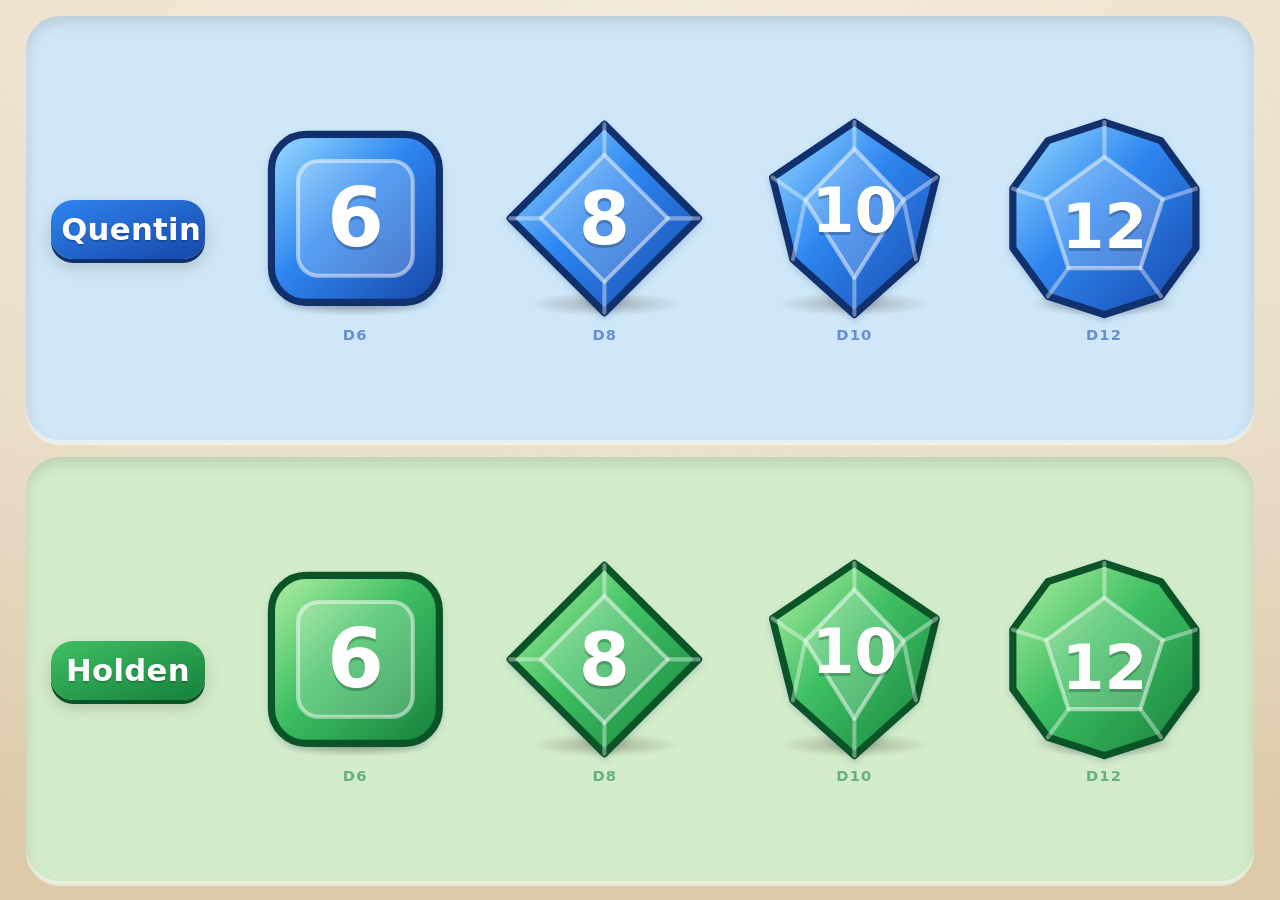
<file: dice/index.html>
<!DOCTYPE html>
<html lang="en">
<head>
<meta name="robots" content="noindex, nofollow">
<meta charset="utf-8">
<title>Quentin &amp; Holden — Dice</title>
<meta name="viewport" content="width=device-width, initial-scale=1, maximum-scale=1, user-scalable=no, viewport-fit=cover">
<meta name="apple-mobile-web-app-capable" content="yes">
<meta name="apple-mobile-web-app-title" content="Dice">
<meta name="theme-color" content="#EFE3CE">
<style>
  :root{
    --table:      #EFE3CE;
    --table-deep: #E0CDAC;
    --ink:        #4A3B28;

    /* Quentin */
    --blue-tray:  #CFE7F8;
    --blue-light: #9BDDFF;
    --blue-mid:   #2E86F0;
    --blue-deep:  #1746A8;
    --blue-edge:  #10306E;

    /* Holden */
    --green-tray: #D3EDCB;
    --green-light:#B4F0A4;
    --green-mid:  #3FBF63;
    --green-deep: #16803C;
    --green-edge: #0B5427;

    --die: min(16vw, 27vh);
    --round: 900 1em/1 ui-rounded, "SF Pro Rounded", "Nunito", system-ui, -apple-system, sans-serif;
  }

  *{box-sizing:border-box; margin:0; padding:0}

  html,body{height:100%; overflow:hidden;}
  body{
    background: radial-gradient(130% 100% at 50% 0%, #F7EEDF 0%, var(--table) 55%, var(--table-deep) 100%);
    color:var(--ink);
    font-family: ui-rounded, "SF Pro Rounded", "Nunito", system-ui, -apple-system, sans-serif;
    -webkit-tap-highlight-color: transparent;
    -webkit-user-select:none; user-select:none;
    touch-action: manipulation;
    overscroll-behavior:none;
  }
  /* woven felt grain */
  body::before{
    content:""; position:fixed; inset:0; pointer-events:none; z-index:0;
    background-image:url("data:image/svg+xml,%3Csvg xmlns='http://www.w3.org/2000/svg' width='140' height='140'%3E%3Cfilter id='n'%3E%3CfeTurbulence type='fractalNoise' baseFrequency='.9' numOctaves='3'/%3E%3C/filter%3E%3Crect width='140' height='140' filter='url(%23n)'/%3E%3C/svg%3E");
    opacity:.10; mix-blend-mode:multiply;
  }

  #table{
    position:relative; z-index:1;
    height:100vh; height:100dvh;
    display:flex; flex-direction:column;
    gap: clamp(10px, 1.6vh, 22px);
    padding: clamp(10px, 1.8vh, 24px) clamp(12px, 2vw, 30px);
  }

  /* ---------- a player's dice tray ---------- */
  .tray{
    flex:1;
    display:flex; align-items:center;
    gap: clamp(10px, 2vw, 28px);
    padding: clamp(8px,1.4vh,18px) clamp(14px,2vw,30px);
    border-radius: 34px;
    background: var(--tray);
    box-shadow:
      inset 0 6px 14px rgba(74,59,40,.16),
      inset 0 -3px 0 rgba(255,255,255,.55),
      0 2px 0 rgba(255,255,255,.5);
  }
  .tray.blue { --tray:var(--blue-tray);  --light:var(--blue-light);  --mid:var(--blue-mid);  --deep:var(--blue-deep);  --edge:var(--blue-edge); }
  .tray.green{ --tray:var(--green-tray); --light:var(--green-light); --mid:var(--green-mid); --deep:var(--green-deep); --edge:var(--green-edge); }

  .nameplate{
    flex: 0 0 auto;
    width: clamp(110px, 12vw, 175px);
    padding: clamp(10px,1.6vh,18px) 10px;
    border-radius: 22px;
    background: linear-gradient(160deg, var(--mid), var(--deep));
    box-shadow: 0 4px 0 var(--edge), 0 8px 16px rgba(74,59,40,.22);
    text-align:center;
  }
  .nameplate span{
    display:block; color:#fff;
    font: var(--round);
    font-size: clamp(20px, 2.4vw, 34px);
    letter-spacing:.01em;
    text-shadow: 0 2px 0 rgba(0,0,0,.18);
  }

  .dice{
    flex:1;
    display:flex; align-items:center; justify-content:space-around;
  }

  .slot{ display:flex; flex-direction:column; align-items:center; gap:6px; }

  /* ---------- the die ---------- */
  .die{
    position:relative;
    width:var(--die); height:var(--die);
    background:none; border:0; padding:0;
    cursor:pointer;
    display:grid; place-items:center;
  }
  /* shadow it casts down into the tray */
  .die .drop{
    position:absolute; left:50%; bottom:2%;
    width:74%; height:12%;
    transform: translateX(-50%);
    background: radial-gradient(closest-side, rgba(74,59,40,.34), rgba(74,59,40,0));
    z-index:0;
  }
  .lift{ position:relative; z-index:1; width:100%; height:100%; display:grid; place-items:center; }

  .die svg{ width:100%; height:100%; overflow:visible; filter: drop-shadow(0 3px 3px rgba(16,48,110,.18)); }
  .body{ stroke:var(--edge); stroke-width:3.5; stroke-linejoin:round; }
  .facet{ fill:rgba(255,255,255,.20); stroke:rgba(255,255,255,.5); stroke-width:2; stroke-linejoin:round; }
  .seam{ fill:none; stroke:rgba(255,255,255,.38); stroke-width:2; stroke-linecap:round; }

  /* red wash for a 1 or a 2 */
  .tint{
    stroke:#9E2A1B; stroke-width:3.5; stroke-linejoin:round;
    opacity:0; transition: opacity .4s ease;
  }
  .die.low .tint{ opacity:1; }
  .die.low svg{ filter: drop-shadow(0 3px 8px rgba(158,42,27,.45)); }

  .num{
    position:absolute; inset:0;
    display:grid; place-items:center;
    color:#fff; font: var(--round);
    font-size: calc(var(--die) * .40);
    text-shadow: 0 3px 0 rgba(0,0,0,.22);
    font-variant-numeric: tabular-nums;
  }
  .d8  .num{ font-size: calc(var(--die) * .36); }
  .d10 .num{ font-size: calc(var(--die) * .30); transform: translateY(-4%); }
  .d12 .num{ font-size: calc(var(--die) * .30); transform: translateY(4%); }

  .tag{
    font-weight:800; font-size: clamp(11px, 1.15vw, 16px);
    letter-spacing:.08em; text-transform:uppercase;
    color: var(--deep); opacity:.55;
  }

  /* ---------- motion ---------- */
  .die:active svg{ filter: brightness(1.1) drop-shadow(0 3px 3px rgba(16,48,110,.18)); }

  .die.rolling .lift{ animation: tumble .85s cubic-bezier(.3,.05,.25,1) both; }
  .die.rolling .drop{ animation: shrink .85s cubic-bezier(.3,.05,.25,1) both; }
  .die.landed  .lift{ animation: land .5s cubic-bezier(.2,1.6,.4,1) both; }

  @keyframes tumble{
    0%   { transform: translateY(0)      rotate(0deg)   scale(1); }
    18%  { transform: translateY(-14%)   rotate(-40deg) scale(1.10); }
    45%  { transform: translateY(-22%)   rotate(230deg) scale(1.12); }
    75%  { transform: translateY(-9%)    rotate(500deg) scale(1.05); }
    100% { transform: translateY(0)      rotate(720deg) scale(1); }
  }
  @keyframes shrink{
    0%,100%{ transform:translateX(-50%) scale(1);   opacity:.9; }
    45%    { transform:translateX(-50%) scale(.55); opacity:.35; }
  }
  @keyframes land{
    0%  { transform: scale(1.16); }
    45% { transform: scale(.93); }
    75% { transform: scale(1.04); }
    100%{ transform: scale(1); }
  }

  /* landing sparkle */
  .spark{
    position:absolute; left:50%; top:50%;
    width:9%; height:9%; border-radius:50%;
    background: var(--light);
    box-shadow: 0 0 0 2px rgba(255,255,255,.7);
    opacity:0; pointer-events:none; z-index:2;
  }
  .die.landed .spark{ animation: spark .55s ease-out both; }
  @keyframes spark{
    0%  { opacity:0; transform: translate(-50%,-50%) rotate(var(--a)) translateX(10%)  scale(.3); }
    25% { opacity:1; }
    100%{ opacity:0; transform: translate(-50%,-50%) rotate(var(--a)) translateX(105%) scale(.9); }
  }

  /* a slow, quiet invitation to tap */
  @keyframes breathe{
    0%,92%,100%{ transform: rotate(0deg); }
    95%        { transform: rotate(-3.5deg); }
    98%        { transform: rotate(3deg); }
  }
  .die:not(.rolling):not(.landed) .lift{ animation: breathe 7s ease-in-out infinite var(--d); }

  .die:focus-visible{ outline:4px solid var(--edge); outline-offset:6px; border-radius:20px; }

  @media (prefers-reduced-motion: reduce){
    .die.rolling .lift{ animation: none; }
    .die:not(.rolling):not(.landed) .lift{ animation:none; }
    .die.landed .lift{ animation: land .3s ease both; }
  }
</style>
</head>
<body>

<svg width="0" height="0" style="position:absolute" aria-hidden="true"><defs>
  <linearGradient id="gblue" x1="0" y1="0" x2="1" y2="1">
    <stop offset="0"   stop-color="#9BDDFF"/>
    <stop offset=".45" stop-color="#2E86F0"/>
    <stop offset="1"   stop-color="#1746A8"/>
  </linearGradient>
  <linearGradient id="ggreen" x1="0" y1="0" x2="1" y2="1">
    <stop offset="0"   stop-color="#B4F0A4"/>
    <stop offset=".45" stop-color="#3FBF63"/>
    <stop offset="1"   stop-color="#16803C"/>
  </linearGradient>
  <linearGradient id="gred" x1="0" y1="0" x2="1" y2="1">
    <stop offset="0"   stop-color="#FFC0B2"/>
    <stop offset=".45" stop-color="#F2604B"/>
    <stop offset="1"   stop-color="#C0392B"/>
  </linearGradient>
</defs></svg>

<main id="table"></main>

<script>
/* ---- config: everything the app needs lives here ---- */
const PLAYERS = [
  { name: "Quentin", color: "blue",  dice: [6, 8, 10, 12] },
  { name: "Holden",  color: "green", dice: [6, 8, 10, 12] }
];

/* ---- shapes: outline is drawn twice (normal fill + red tint), then the face on top ---- */
const SHAPES = {
  6: {
    tag: "rect",
    attrs: `x="9" y="9" width="82" height="82" rx="17"`,
    face: `<rect class="facet" x="22" y="22" width="56" height="56" rx="10"/>`
  },
  8: {
    tag: "polygon",
    attrs: `points="50,4 96,50 50,96 4,50"`,
    face: `<polygon class="facet" points="50,19 81,50 50,81 19,50"/>
           <path class="seam" d="M50,19 L50,4 M81,50 L96,50 M19,50 L4,50 M50,81 L50,96"/>`
  },
  10: {
    tag: "polygon",
    attrs: `points="50,3 90,30 80,70 50,97 20,70 10,30"`,
    face: `<polygon class="facet" points="50,16 74,41 50,79 26,41"/>
           <path class="seam" d="M50,16 L50,3 M74,41 L90,30 M26,41 L10,30 M50,79 L50,97 M74,41 L80,70 M26,41 L20,70"/>`
  },
  12: {
    tag: "polygon",
    attrs: `points="50,3 77.6,12 94.7,35.5 94.7,64.5 77.6,88 50,97 22.4,88 5.3,64.5 5.3,35.5 22.4,12"`,
    face: `<polygon class="facet" points="50,20 78.5,40.7 67.6,74.3 32.4,74.3 21.5,40.7"/>
           <path class="seam" d="M50,20 L50,3 M78.5,40.7 L94.7,35.5 M67.6,74.3 L77.6,88 M32.4,74.3 L22.4,88 M21.5,40.7 L5.3,35.5"/>`
  }
};

/* ---- build ---- */
const table = document.getElementById("table");

PLAYERS.forEach((player, row) => {
  const tray = document.createElement("section");
  tray.className = "tray " + player.color;
  tray.innerHTML = `<div class="nameplate"><span>${player.name}</span></div>
                    <div class="dice"></div>`;
  const strip = tray.querySelector(".dice");

  player.dice.forEach((sides, i) => {
    const slot = document.createElement("div");
    slot.className = "slot";

    const die = document.createElement("button");
    die.className = "die d" + sides;
    die.dataset.sides = sides;
    die.setAttribute("aria-label", `${player.name}'s ${sides}-sided die`);
    die.style.setProperty("--d", (row * 4 + i) * 0.9 + "s");

    const grad = player.color === "blue" ? "url(#gblue)" : "url(#ggreen)";
    const s = SHAPES[sides];
    die.innerHTML =
      `<div class="drop"></div>
       <div class="lift">
         <svg viewBox="0 0 100 100">
           <${s.tag} ${s.attrs} class="body" fill="${grad}"/>
           <${s.tag} ${s.attrs} class="tint" fill="url(#gred)"/>
           ${s.face}
         </svg>
         <div class="num">${sides}</div>
       </div>` +
      [0, 45, 90, 135, 180, 225, 270, 315]
        .map(a => `<i class="spark" style="--a:${a}deg"></i>`).join("");

    slot.appendChild(die);
    const tag = document.createElement("div");
    tag.className = "tag";
    tag.textContent = "d" + sides;
    slot.appendChild(tag);

    strip.appendChild(slot);
  });

  table.appendChild(tray);
});

/* ---- rolling ---- */
const SPIN = 850;
const LOW = 2;   // 1 or 2 turns the die red

function roll(die) {
  const sides = +die.dataset.sides;
  const num = die.querySelector(".num");

  clearInterval(die._tick);
  clearTimeout(die._stop);
  clearTimeout(die._clear);
  clearTimeout(die._low);
  die.classList.remove("rolling", "landed", "low");
  void die.offsetWidth;              // restart the animation cleanly
  die.classList.add("rolling");

  die._tick = setInterval(() => {
    num.textContent = 1 + Math.floor(Math.random() * sides);
  }, 65);

  die._stop = setTimeout(() => {
    clearInterval(die._tick);
    const value = 1 + Math.floor(Math.random() * sides);
    num.textContent = value;
    die.classList.remove("rolling");
    void die.offsetWidth;
    die.classList.add("landed");
    die._clear = setTimeout(() => die.classList.remove("landed"), 650);

    if (value <= LOW) {
      die.classList.add("low");
      die._low = setTimeout(() => die.classList.remove("low"), 5000);
    }
  }, SPIN);
}

table.addEventListener("pointerdown", e => {
  const die = e.target.closest(".die");
  if (die) roll(die);
});
table.addEventListener("keydown", e => {
  if (e.key === "Enter" || e.key === " ") {
    const die = e.target.closest(".die");
    if (die) { e.preventDefault(); roll(die); }
  }
});
document.addEventListener("gesturestart", e => e.preventDefault());
</script>
</body>
</html>
</file>
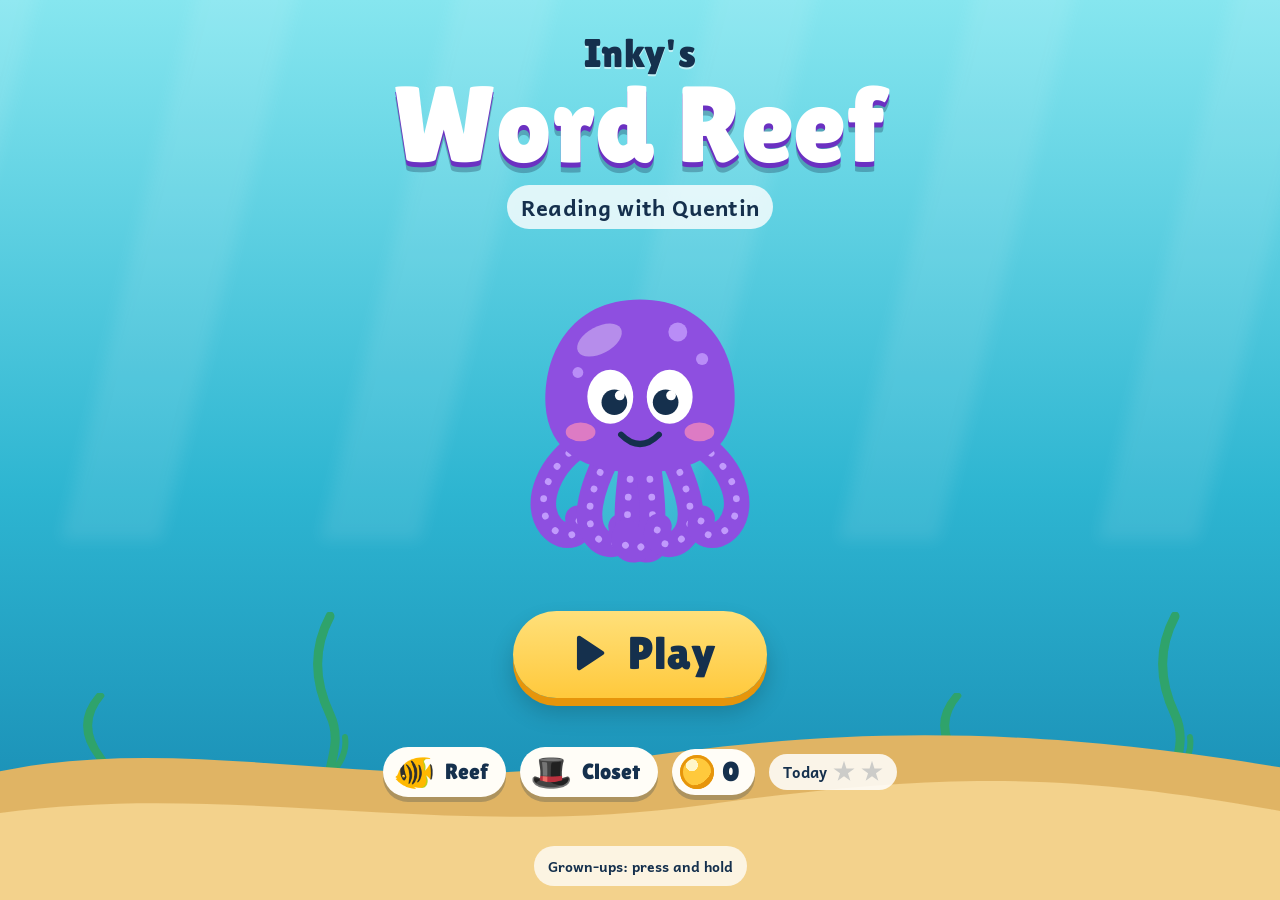
<file: inky/index.html>
<!DOCTYPE html>
<html lang="en">
<head>
<meta name="robots" content="noindex, nofollow">
<meta charset="utf-8">
<meta name="viewport" content="width=device-width, initial-scale=1, maximum-scale=1, user-scalable=no, viewport-fit=cover">
<meta name="apple-mobile-web-app-capable" content="yes">
<meta name="mobile-web-app-capable" content="yes">
<meta name="apple-mobile-web-app-status-bar-style" content="black-translucent">
<meta name="apple-mobile-web-app-title" content="Inky">
<meta name="theme-color" content="#2db5d1">
<meta name="format-detection" content="telephone=no">
<meta name="description" content="An octopus reading game: bonk letter blocks to sound out three-letter words, pick the matching picture, and collect sea friends.">
<link rel="apple-touch-icon" href="apple-touch-icon.png">
<link rel="icon" type="image/png" href="apple-touch-icon.png">
<link rel="manifest" href="manifest.webmanifest">
<style>[hidden]{display:none!important}img{max-width:100%}</style>
<title>Inky's Word Reef</title>
<link rel="preconnect" href="https://fonts.googleapis.com">
<link rel="preconnect" href="https://fonts.gstatic.com" crossorigin>
<link rel="stylesheet" href="https://fonts.googleapis.com/css2?family=Andika:wght@400;700&family=Lilita+One&family=Playwrite+US+Trad:wght@400&display=swap">
<style>
/* Layout: one full-screen sea "stage"; screens stack as layers; Montessori letter colors (pink consonants, blue vowels) carry the reading content. */
:root {
  color-scheme: light;
  --ink: #15304d; --ink-2: #3c5c7e; --foam: #ffffff; --panel: #fffdf7;
  --cons: #e0457f; --cons-bg: #ffe4ee; --cons-edge: #f3a9c6;
  --vow: #2560d8; --vow-bg: #e2ecff; --vow-edge: #a7c2f5;
  --gold: #ffc93c; --gold-2: #e6950b; --gold-3: #fff1b8;
  --good: #23a565; --coral: #ff7a6b;
  --o1: #8e4fe0; --o2: #6b31c2; --o3: #c7a2ff;
  --w1: #7fe3ee; --w2: #2bb3d0; --w3: #1786b0; --floor: #f2d08a; --floor2: #e2b867; --plant: #2fa36b;
  --display: "Lilita One", "Arial Rounded MT Bold", "Trebuchet MS", system-ui, sans-serif;
  --read: "Andika", "Century Gothic", "Avenir Next", system-ui, sans-serif;
  --letters: var(--read);
  --emoji: "Apple Color Emoji", "Segoe UI Emoji", "Noto Color Emoji", sans-serif;
  --blk: clamp(64px, 16vmin, 150px); --bub: clamp(84px, 19vmin, 172px);
  --iw: clamp(104px, 22vmin, 205px); --tile: clamp(58px, 12.5vmin, 116px);
}
html { height: 100%; box-sizing: border-box; }
body { height: 100%; margin: 0; overflow: hidden; background: var(--w3); color: var(--ink); font-family: var(--read);
  -webkit-user-select: none; user-select: none; -webkit-touch-callout: none; -webkit-tap-highlight-color: transparent; }
body.cursive { --letters: "Playwrite US Trad", "Andika", cursive; }
*, *::before, *::after { box-sizing: border-box; }
button { font: inherit; color: inherit; border: 0; background: none; padding: 0; cursor: pointer; touch-action: manipulation; }
button:focus-visible, input:focus-visible { outline: 4px solid var(--gold); outline-offset: 3px; }
.emo { font-family: var(--emoji); line-height: 1; font-style: normal; }

/* ---------- the sea ---------- */
#app { position: fixed; inset: 0; overflow: hidden; touch-action: manipulation; background: linear-gradient(180deg, var(--w1) 0%, var(--w2) 55%, var(--w3) 100%); transition: background .6s; }
.th-sand { --w1:#86e6ef; --w2:#2db5d1; --w3:#1584ae; --floor:#f3d28c; --floor2:#e0b464; --plant:#2fa36b; }
.th-kelp { --w1:#97e8c9; --w2:#29a58c; --w3:#0f6f66; --floor:#cdbf86; --floor2:#a79a5e; --plant:#1b7f45; }
.th-coral { --w1:#ffc1db; --w2:#c884dc; --w3:#6a4cc0; --floor:#ffd9ad; --floor2:#efb178; --plant:#ff6f91; }
.th-ship { --w1:#78bdea; --w2:#2f6fb0; --w3:#183a72; --floor:#cfb993; --floor2:#a58e68; --plant:#3c9a80; }
.th-volcano { --w1:#86d6d9; --w2:#2b7d9b; --w3:#1f3b57; --floor:#6a5568; --floor2:#46344b; --plant:#ff8a3d; }
.th-deep { --w1:#22558f; --w2:#14315f; --w3:#091632; --floor:#26406a; --floor2:#172a4f; --plant:#4be3d6; }
.rays { position: absolute; inset: -30% -20% auto; height: 90%; pointer-events: none; opacity: .55;
  background: repeating-linear-gradient(104deg, rgba(255,255,255,.16) 0 5%, transparent 5% 13%); filter: blur(8px); animation: rays 14s ease-in-out infinite alternate; }
@keyframes rays { to { transform: translateX(8%) skewX(-4deg); } }
.floor { position: absolute; left: 0; right: 0; bottom: 0; height: 22%; width: 100%; pointer-events: none; }
.floor .s1 { fill: var(--floor2); } .floor .s2 { fill: var(--floor); }
.weed { position: absolute; bottom: 8%; width: 46px; transform-origin: 50% 100%; animation: sway 4.5s ease-in-out infinite alternate; pointer-events: none; }
.weed path { fill: none; stroke: var(--plant); stroke-width: 9; stroke-linecap: round; }
@keyframes sway { from { transform: rotate(-5deg); } to { transform: rotate(6deg); } }
.prop { position: absolute; bottom: 4%; font-size: clamp(26px, 5vmin, 54px); pointer-events: none; filter: saturate(.9); }
.bubl { position: absolute; bottom: -40px; border-radius: 50%; border: 2px solid rgba(255,255,255,.7); background: radial-gradient(circle at 30% 30%, rgba(255,255,255,.7), rgba(255,255,255,.08) 60%);
  animation: rise linear infinite; pointer-events: none; }
@keyframes rise { to { transform: translate(var(--dx, 20px), -115vh); } }
.th-deep .glow { position: absolute; width: 6px; height: 6px; border-radius: 50%; background: #9ff9ff; box-shadow: 0 0 12px 4px #4be3d6; animation: twinkle 3s ease-in-out infinite alternate; }
@keyframes twinkle { from { opacity: .2; } to { opacity: 1; } }

/* ---------- screens ---------- */
.screen { position: absolute; inset: 0; display: flex; flex-direction: column; padding-block: max(12px, env(safe-area-inset-top, 0px)) max(14px, env(safe-area-inset-bottom, 0px));
  padding-left: max(16px, env(safe-area-inset-left, 0px)); padding-right: max(16px, env(safe-area-inset-right, 0px)); }
.topbar { display: flex; align-items: center; gap: 12px; min-height: 60px; position: relative; z-index: 5; }
.topbar .grow { flex: 1; min-width: 0; }
.ibtn { width: 58px; height: 58px; border-radius: 50%; background: var(--panel); display: grid; place-items: center; flex: none;
  box-shadow: 0 5px 0 rgba(21,48,77,.25); transition: transform .1s; }
.ibtn:active { transform: translateY(3px); box-shadow: 0 2px 0 rgba(21,48,77,.25); }
.ibtn svg { width: 30px; height: 30px; fill: none; stroke: var(--ink); stroke-width: 3.2; stroke-linecap: round; stroke-linejoin: round; }
.coins { display: flex; align-items: center; gap: 8px; background: var(--panel); border-radius: 999px; padding: 6px 16px 6px 8px;
  font-family: var(--display); font-size: 26px; box-shadow: 0 5px 0 rgba(21,48,77,.25); font-variant-numeric: tabular-nums; }
.coin { width: 34px; height: 34px; border-radius: 50%; flex: none; background: radial-gradient(circle at 35% 30%, #fff6c9 0 18%, var(--gold) 19% 62%, var(--gold-2) 63%);
  box-shadow: inset 0 0 0 3px var(--gold-2); }
.coins.bump { animation: bump .3s; }
@keyframes bump { 50% { transform: scale(1.15); } }
.big-btn { font-family: var(--display); font-size: clamp(28px, 6vmin, 46px); color: var(--ink); background: linear-gradient(180deg, #ffe07a, var(--gold));
  border-radius: 999px; padding: .35em 1.1em .4em; box-shadow: 0 8px 0 var(--gold-2), 0 14px 24px rgba(0,0,0,.2); transition: transform .1s; display: inline-flex; align-items: center; gap: .4em; }
.big-btn:active { transform: translateY(5px); box-shadow: 0 3px 0 var(--gold-2); }
.big-btn svg { width: 1em; height: 1em; fill: var(--ink); }
.label { font-family: var(--display); color: #fff; letter-spacing: .02em; text-shadow: 0 3px 0 rgba(21,48,77,.6), 0 0 16px rgba(21,48,77,.45); }

/* ---------- Inky ---------- */
.octo-wrap { position: relative; width: var(--iw); aspect-ratio: 200 / 210; max-width: 100%; }
.octo { width: 100%; height: 100%; overflow: visible; display: block; }
.octo .o-h, .octo .o-sp { fill: var(--o1); } .octo .t { fill: none; stroke: var(--o1); stroke-width: 19; stroke-linecap: round; }
.octo .t2 { fill: none; stroke: var(--o3); stroke-width: 5; stroke-linecap: round; stroke-dasharray: 0.1 13; opacity: .9; }
.octo .o-dot { fill: var(--o3); opacity: .75; } .octo .o-sh { fill: #fff; opacity: .35; }
.octo .eye { fill: #fff; } .octo .pup { fill: var(--ink); } .octo .cheek { fill: #ff8fb8; opacity: .7; }
.octo .mouth { fill: none; stroke: var(--ink); stroke-width: 4.5; stroke-linecap: round; }
.octo .mouth-o { fill: #7a1f3d; stroke: var(--ink); stroke-width: 4; opacity: 0; }
.octo .tg { animation: wig 2.6s ease-in-out infinite alternate; }
.octo .tg:nth-child(2n) { animation-duration: 2.1s; animation-delay: -.7s; }
.octo .tg:nth-child(3n) { animation-duration: 3s; animation-delay: -1.3s; }
@keyframes wig { from { transform: rotate(-7deg); } to { transform: rotate(7deg); } }
.octo .eyes { transform-origin: 100px 90px; animation: blink 4.6s infinite; }
@keyframes blink { 0%, 93%, 100% { transform: scaleY(1); } 96% { transform: scaleY(.08); } }
.octo-wrap.happy .mouth { opacity: 0; } .octo-wrap.happy .mouth-o { opacity: 1; }
.octo-wrap.sleep .eyes { animation: none; transform: scaleY(.08); }
.octo-wrap.rainbow .octo { animation: hue 3s linear infinite; }
@keyframes hue { to { filter: hue-rotate(360deg); } }
.octo-wrap .hat { position: absolute; left: 50%; top: -15%; transform: translateX(-50%) rotate(-8deg); font-size: calc(var(--iw) * .4); pointer-events: none; }
.octo-wrap .hat.eyes { top: 26%; font-size: calc(var(--iw) * .42); transform: translateX(-50%); }
.octo-wrap .hat.side { left: 72%; top: -6%; font-size: calc(var(--iw) * .3); transform: rotate(14deg); }
.idle { animation: bob 2.6s ease-in-out infinite; }
@keyframes bob { 50% { transform: translateY(-7px); } }

/* ---------- title ---------- */
#title { align-items: center; justify-content: space-between; text-align: center; }
#title .logo { margin-top: 2vh; }
#title .logo small { display: block; font-size: clamp(22px, 4.5vmin, 40px); color: var(--ink); text-shadow: 0 2px 0 rgba(255,255,255,.55); }
#title .logo b { display: block; font-size: clamp(48px, 12vmin, 118px); line-height: .9; font-weight: 400;
  -webkit-text-stroke: 0; color: #fff; text-shadow: 0 5px 0 var(--o2), 0 10px 0 rgba(21,48,77,.3); }
#title .logo .sub { font-family: var(--read); font-weight: 700; font-size: clamp(15px, 2.6vmin, 22px); text-shadow: none; color: var(--ink); background: rgba(255,255,255,.8); display: inline-block; padding: 4px 14px; border-radius: 999px; margin-top: 12px; }
#title .hero { --iw: clamp(150px, 30vmin, 300px); }
#title .row { display: flex; gap: 14px; align-items: center; justify-content: center; flex-wrap: wrap; }
.pill-btn { display: flex; align-items: center; gap: 10px; background: var(--panel); border-radius: 999px; padding: 8px 18px 8px 10px; font-family: var(--display); font-size: 22px;
  box-shadow: 0 5px 0 rgba(21,48,77,.25); }
.pill-btn .emo { font-size: 34px; }
.pill-btn:active { transform: translateY(3px); box-shadow: 0 2px 0 rgba(21,48,77,.25); }
.today { display: flex; align-items: center; gap: 6px; background: rgba(255,255,255,.85); border-radius: 999px; padding: 6px 14px; font-weight: 700; font-size: 15px; }
.today i { width: 22px; height: 22px; display: inline-block; clip-path: polygon(50% 0, 61% 35%, 98% 35%, 68% 57%, 79% 91%, 50% 70%, 21% 91%, 32% 57%, 2% 35%, 39% 35%); background: rgba(21,48,77,.2); }
.today i.on { background: var(--gold-2); }
.grownup { position: relative; isolation: isolate; flex: none; font-size: 14px; font-weight: 700; color: var(--ink); background: rgba(255,255,255,.75);
  border-radius: 999px; padding: 9px 14px; overflow: hidden; }
.grownup .fill { position: absolute; inset: 0; background: var(--gold); transform-origin: left; transform: scaleX(0); z-index: -1; }
.grownup.holding .fill { transition: transform 2s linear; transform: scaleX(1); }

/* ---------- map ---------- */
#map .wname { font-size: clamp(26px, 5.5vmin, 44px); text-align: center; }
.mapzone { flex: 1; position: relative; min-height: 0; }
.mapzone svg.path { position: absolute; inset: 0; width: 100%; height: 100%; }
.mapzone svg.path path { fill: none; stroke: rgba(255,255,255,.75); stroke-width: 7; stroke-dasharray: 2 18; stroke-linecap: round; }
.node { position: absolute; width: clamp(78px, 15vmin, 132px); aspect-ratio: 1; transform: translate(-50%, -50%); border-radius: 50%;
  background: radial-gradient(circle at 35% 30%, #fff 0 12%, #ffe9a8 13% 55%, var(--gold) 56%); box-shadow: 0 7px 0 var(--gold-2), 0 12px 22px rgba(0,0,0,.25);
  display: grid; place-items: center; font-family: var(--display); font-size: clamp(30px, 6vmin, 52px); color: var(--ink); }
.node.locked { background: radial-gradient(circle at 35% 30%, #fff 0 10%, #d9e4ee 11% 60%, #b6c6d6 61%); box-shadow: 0 7px 0 #8ea3b8; color: #7c90a6; }
.node.locked svg { width: 42%; height: 42%; fill: none; stroke: #7c90a6; stroke-width: 3.5; stroke-linecap: round; }
.node.done::after { content: ""; position: absolute; right: -4%; top: -4%; width: 38%; height: 38%; background: var(--good); border-radius: 50%; border: 4px solid #fff;
  -webkit-mask: none; }
.node.done::before { content: ""; position: absolute; right: 6%; top: 4%; width: 13%; height: 22%; border: solid #fff; border-width: 0 5px 5px 0; transform: rotate(40deg); z-index: 2; }
.node.boss { width: clamp(96px, 19vmin, 160px); }
.node.boss .emo { font-size: .95em; }
.node.current { animation: pulse 1.4s ease-in-out infinite; }
@keyframes pulse { 50% { box-shadow: 0 7px 0 var(--gold-2), 0 0 0 14px rgba(255,255,255,.35); } }
.mapzone .octo-wrap { position: absolute; --iw: clamp(70px, 13vmin, 120px); translate: -50% -100%; pointer-events: none; transition: left .5s, top .5s; }
.arrow { position: absolute; top: 50%; transform: translateY(-50%); z-index: 3; }
.arrow.l { left: 0; } .arrow.r { right: 0; }
.wdots { display: flex; gap: 8px; justify-content: center; }
.wdots i { width: 12px; height: 12px; border-radius: 50%; background: rgba(255,255,255,.4); } .wdots i.on { background: #fff; }

/* ---------- play ---------- */
#stage { flex: 1; position: relative; min-height: 0; }
.pearls { display: flex; gap: 10px; justify-content: center; }
.pearls i { width: 20px; height: 20px; border-radius: 50%; background: rgba(255,255,255,.3); border: 3px solid rgba(255,255,255,.7); }
.pearls i.on { background: radial-gradient(circle at 35% 30%, #fff 0 25%, #f3e9ff 26% 60%, #d6c4f2 61%); border-color: #fff; }
.pearls i.now { animation: bump 1s infinite; border-color: var(--gold); }
.blocks { position: absolute; left: 50%; top: 3%; transform: translateX(-50%); display: flex; gap: clamp(10px, 2.4vmin, 24px); align-items: flex-end; z-index: 2; }
.blk { width: var(--blk); height: var(--blk); border-radius: 22%; display: grid; place-items: center; position: relative; background: var(--cons-bg);
  box-shadow: inset 0 -0.09em 0 var(--cons-edge), 0 8px 0 rgba(21,48,77,.28); font-family: var(--letters); font-weight: 700; color: var(--cons);
  font-size: calc(var(--blk) * .62); line-height: 1; transition: transform .15s, filter .2s; }
.blk span { transform: translateY(-4%); }
body.cursive .blk { font-weight: 400; font-size: calc(var(--blk) * .5); }
.blk.v { background: var(--vow-bg); color: var(--vow); box-shadow: inset 0 -0.09em 0 var(--vow-edge), 0 8px 0 rgba(21,48,77,.28); }
.blk.dim { filter: saturate(.55) brightness(.92); opacity: .8; }
.blk.next { animation: nudge 1.1s ease-in-out infinite; outline: 5px solid var(--gold); outline-offset: 3px; }
@keyframes nudge { 50% { transform: translateY(-8px); } }
.blk.lit { outline: 4px solid #fff; outline-offset: 2px; }
.blk.flash { transform: translateY(-10px) scale(1.06); filter: brightness(1.1); outline: 5px solid var(--gold); }
.blk.hit { animation: hit .32s; }
@keyframes hit { 30% { transform: translateY(-22px); } 60% { transform: translateY(4px); } }
.blk.slot { background: rgba(255,255,255,.35); box-shadow: inset 0 0 0 4px rgba(255,255,255,.85); color: transparent; }
.blk.slot.next { outline-style: dashed; }
.pop-coin { position: absolute; width: 40px; height: 40px; pointer-events: none; z-index: 70; }
.chest .gold { opacity: 0; transition: opacity .3s .2s; } .chest.open .gold { opacity: 1; }
#inky { position: absolute; left: 0; top: 0; z-index: 3; will-change: transform; }
.say { position: absolute; z-index: 4; background: #fff; border-radius: 26px; padding: 10px 16px; font-family: var(--display); font-size: clamp(20px, 3.6vmin, 30px);
  box-shadow: 0 6px 0 rgba(21,48,77,.2); display: flex; align-items: center; gap: 8px; animation: bump 1s ease-in-out infinite; white-space: nowrap; }
.say svg { width: 1.2em; height: 1.2em; fill: none; stroke: var(--ink); stroke-width: 2.5; stroke-linecap: round; }
.loot { position: absolute; left: 0; right: 0; bottom: 1%; height: 18%; pointer-events: none; z-index: 1; }
.loot .emo { position: absolute; bottom: 0; font-size: clamp(30px, 6.5vmin, 62px); animation: land .5s ease-out; }
@keyframes land { 0% { transform: translateY(-40px) scale(.6); } 70% { transform: translateY(4px) scale(1.08); } 100% { transform: none; } }
.tray { display: flex; justify-content: center; align-items: center; gap: clamp(12px, 3vmin, 32px); min-height: calc(var(--bub) + 16px); position: relative; z-index: 4; flex-wrap: wrap; }
.bub { width: var(--bub); height: var(--bub); border-radius: 50%; display: grid; place-items: center; position: relative;
  background: radial-gradient(circle at 32% 28%, rgba(255,255,255,.95) 0 9%, rgba(255,255,255,.55) 10% 30%, rgba(255,255,255,.28) 62%, rgba(255,255,255,.5) 100%);
  box-shadow: inset 0 0 0 4px rgba(255,255,255,.8), 0 10px 20px rgba(9,40,70,.25); animation: floatin .55s backwards, drift 3.2s ease-in-out infinite alternate .55s; }
.bub .emo { font-size: calc(var(--bub) * .54); }
.bub:nth-child(2) { animation-delay: .12s, .9s; } .bub:nth-child(3) { animation-delay: .24s, 1.3s; }
@keyframes floatin { from { transform: translateY(60px) scale(.4); opacity: 0; } }
@keyframes drift { to { transform: translateY(-9px); } }
.bub.away { animation: away .6s forwards; pointer-events: none; }
@keyframes away { 30% { transform: translateX(-12px) rotate(-8deg); } 60% { transform: translateX(12px) rotate(8deg); } 100% { transform: translateY(-50px) scale(.5); opacity: 0; } }
.bub.popd { animation: popd .35s forwards; pointer-events: none; }
@keyframes popd { 60% { transform: scale(1.25); opacity: .9; } 100% { transform: scale(1.5); opacity: 0; } }
.combo { position: relative; width: 100%; height: 100%; }
.combo .cb, .combo .ca { position: absolute; left: 50%; transform: translateX(-50%); }
.combo .cb { bottom: 14%; font-size: calc(var(--bub) * .5); z-index: 2; }
.combo .ca { font-size: calc(var(--bub) * .33); }
.combo.on .ca { bottom: 52%; z-index: 3; } .combo.in .ca { bottom: 34%; z-index: 1; }
.tile { width: var(--tile); height: var(--tile); border-radius: 20%; display: grid; place-items: center; background: var(--cons-bg); color: var(--cons);
  font-family: var(--letters); font-weight: 700; font-size: calc(var(--tile) * .62); box-shadow: inset 0 -6px 0 var(--cons-edge), 0 7px 0 rgba(21,48,77,.28); animation: floatin .45s backwards; }
body.cursive .tile { font-weight: 400; font-size: calc(var(--tile) * .48); }
.tile.v { background: var(--vow-bg); color: var(--vow); box-shadow: inset 0 -6px 0 var(--vow-edge), 0 7px 0 rgba(21,48,77,.28); }
.tile.used { visibility: hidden; }
.tile.no { animation: no .4s; } @keyframes no { 25% { transform: translateX(-10px) rotate(-6deg); } 75% { transform: translateX(10px) rotate(6deg); } }
.tile.hint { outline: 5px solid var(--gold); outline-offset: 3px; animation: nudge 1s infinite; }
.target { width: calc(var(--blk) * 1.15); height: calc(var(--blk) * 1.15); }
.target .emo { font-size: calc(var(--blk) * .7); }
.plats { position: absolute; left: 50%; top: 46%; transform: translateX(-50%); display: flex; gap: clamp(10px, 2.6vmin, 26px); align-items: flex-end; z-index: 2; }
.plat { font-family: var(--letters); font-weight: 700; font-size: calc(var(--blk) * .5); padding: .12em .32em .2em; border-radius: 18px; background: #fff;
  box-shadow: 0 8px 0 rgba(21,48,77,.28); white-space: nowrap; letter-spacing: .02em; }
body.cursive .plat { font-weight: 400; font-size: calc(var(--blk) * .4); }
.plat .c { color: var(--cons); } .plat .v { color: var(--vow); } .plat .p { color: var(--ink); }
.plat.next { outline: 5px solid var(--gold); outline-offset: 3px; animation: nudge 1.1s infinite; }
.plat.lit { background: #fff6cf; }
.plat .c.glow, .plat .v.glow { text-shadow: 0 0 12px var(--gold), 0 0 2px var(--gold); }
.snail { position: absolute; left: max(16px, env(safe-area-inset-left, 0px)); bottom: calc(var(--bub) + 44px + env(safe-area-inset-bottom, 0px)); z-index: 6; width: 66px; height: 66px; font-size: 40px; }
.hand { position: absolute; z-index: 30; font-size: 54px; pointer-events: none; animation: point .9s ease-in-out infinite; }
@keyframes point { 50% { transform: translateY(14px); } }
.fx { position: absolute; pointer-events: none; z-index: 25; font-size: 40px; }
.puff { position: absolute; right: 2%; top: 38%; width: clamp(120px, 24vmin, 230px); aspect-ratio: 1; z-index: 2; transition: transform .6s cubic-bezier(.3,1.6,.5,1); }
.puff svg { width: 100%; height: 100%; overflow: visible; }

/* ---------- overlays ---------- */
.overlay { position: absolute; inset: 0; z-index: 50; display: grid; place-items: center; background: rgba(9,26,48,.55); padding: 16px; }
.card { background: var(--panel); border-radius: 30px; padding: 24px; box-shadow: 0 16px 40px rgba(0,0,0,.3); text-align: center; max-width: 560px; width: 100%; }
.card h2 { font-family: var(--display); font-weight: 400; font-size: clamp(30px, 6vmin, 46px); margin: 0 0 8px; color: var(--ink); text-wrap: balance; }
.card .row { display: flex; gap: 14px; justify-content: center; align-items: center; flex-wrap: wrap; margin-top: 16px; }
.chest { width: clamp(150px, 30vmin, 230px); margin: 22px auto 0; display: block; overflow: visible; }
.chest .lid { transform-origin: 30px 70px; transition: transform .5s cubic-bezier(.3,1.5,.5,1); }
.chest.open .lid { transform: rotate(-18deg) translate(-4px, -6px); }
.newfriend { font-size: clamp(70px, 16vmin, 140px); display: block; animation: friendpop .8s cubic-bezier(.3,1.6,.5,1) backwards; }
@keyframes friendpop { from { transform: translateY(60px) scale(.2) rotate(-30deg); opacity: 0; } }
.tally { font-family: var(--display); font-size: clamp(26px, 5vmin, 38px); display: inline-flex; align-items: center; gap: 10px; }

/* ---------- reef & closet ---------- */
.tank { flex: 1; position: relative; min-height: 0; }
.fr { position: absolute; font-size: clamp(46px, 10vmin, 96px); animation: swim var(--d, 9s) ease-in-out infinite alternate; }
.fr .emo { display: block; animation: face var(--d, 9s) steps(1) infinite; }
@keyframes swim { 0% { transform: translate(0, 0); } 50% { transform: translate(var(--sx), var(--sy)); } 100% { transform: translate(calc(var(--sx) * -.6), calc(var(--sy) * -1)); } }
@keyframes face { 0%, 49% { transform: scaleX(-1); } 50%, 100% { transform: scaleX(1); } }
.fr.wiggle .emo { animation: wigx .6s; }
@keyframes wigx { 25% { transform: rotate(-18deg) scale(1.2); } 75% { transform: rotate(18deg) scale(1.2); } }
.shelf { display: flex; gap: 8px; flex-wrap: wrap; justify-content: center; background: rgba(255,255,255,.18); border-radius: 22px; padding: 10px; }
.shelf i { width: 40px; height: 40px; border-radius: 50%; background: rgba(255,255,255,.25); display: grid; place-items: center; font-style: normal; font-size: 24px; }
.shelf i.got { background: rgba(255,255,255,.9); }
.shelf i:not(.got) { color: rgba(255,255,255,.75); font-family: var(--display); font-size: 20px; }
.closet { flex: 1; display: grid; grid-template-columns: minmax(0, 1fr) minmax(0, 1.3fr); gap: 16px; align-items: center; min-height: 0; }
.closet .preview { display: grid; place-items: center; --iw: clamp(130px, 30vmin, 290px); }
.closet .shop { background: rgba(255,255,255,.92); border-radius: 26px; padding: 16px; max-height: 100%; overflow-y: auto; min-width: 0; }
.shop h3 { font-family: var(--display); font-weight: 400; margin: 4px 4px 10px; font-size: 24px; }
.items { display: grid; grid-template-columns: repeat(auto-fill, minmax(84px, 1fr)); gap: 12px; margin-bottom: 14px; }
.item { border-radius: 20px; background: #fff; box-shadow: 0 5px 0 rgba(21,48,77,.18), inset 0 0 0 3px #e3ebf3; padding: 10px 6px 8px; display: grid; gap: 6px; justify-items: center; }
.item .sw { width: 44px; height: 44px; border-radius: 50%; }
.item .emo { font-size: 40px; height: 44px; display: grid; place-items: center; }
.item .price { display: flex; align-items: center; gap: 4px; font-family: var(--display); font-size: 18px; }
.item .price .coin { width: 20px; height: 20px; box-shadow: inset 0 0 0 2px var(--gold-2); }
.item.on { box-shadow: 0 5px 0 rgba(21,48,77,.18), inset 0 0 0 4px var(--good); }
.item.poor { opacity: .55; }
.item .check { width: 22px; height: 22px; border-radius: 50%; background: var(--good); position: relative; }
.item .check::after { content: ""; position: absolute; left: 7px; top: 3px; width: 6px; height: 11px; border: solid #fff; border-width: 0 3px 3px 0; transform: rotate(40deg); }
@media (max-width: 640px) { .closet { grid-template-columns: 1fr; grid-template-rows: auto minmax(0, 1fr); } .closet .preview { --iw: 120px; } }

/* ---------- grown-ups ---------- */
#parent { background: #f4f8fb; z-index: 60; overflow-y: auto; padding-block: 0 40px; display: block; }
#parent .wrap { max-width: 760px; margin: 0 auto; }
#parent header { display: flex; align-items: center; gap: 12px; padding: max(16px, env(safe-area-inset-top, 0px)) 0 8px; position: sticky; top: 0; background: #f4f8fb; z-index: 2; }
#parent h1 { font-family: var(--display); font-weight: 400; font-size: 32px; margin: 0; flex: 1; }
#parent h2 { font-family: var(--display); font-weight: 400; font-size: 22px; margin: 26px 0 10px; }
#parent p, #parent li { font-size: 16px; line-height: 1.55; max-width: 65ch; color: var(--ink-2); }
#parent ul { padding-left: 20px; margin: 0; }
.stats { display: grid; grid-template-columns: repeat(auto-fit, minmax(140px, 1fr)); gap: 12px; }
.stat { background: #fff; border-radius: 18px; padding: 14px 16px; box-shadow: 0 2px 0 #dfe7ef; }
.stat b { display: block; font-family: var(--display); font-weight: 400; font-size: 34px; color: var(--ink); font-variant-numeric: tabular-nums; }
.stat span { font-size: 14px; color: var(--ink-2); }
.chips { display: flex; flex-wrap: wrap; gap: 8px; }
.chip { font-family: var(--letters); font-weight: 700; font-size: 18px; padding: 4px 12px; border-radius: 999px; background: #fff; border: 2px solid #d5e0ea; color: var(--ink); }
.chip.ok { background: #e3f6ec; border-color: #9fdcbc; }
.chip.work { background: #fff2dc; border-color: #ffc978; }
.chip small { font-family: var(--read); font-weight: 400; font-size: 12px; color: var(--ink-2); margin-left: 4px; }
.set { display: grid; gap: 14px; background: #fff; border-radius: 18px; padding: 16px; box-shadow: 0 2px 0 #dfe7ef; }
.set label { display: flex; align-items: center; justify-content: space-between; gap: 12px; flex-wrap: wrap; font-weight: 700; }
.set input[type=text] { font: inherit; font-weight: 400; padding: 8px 12px; border-radius: 12px; border: 2px solid #d5e0ea; min-width: 0; width: 180px; }
.seg { display: inline-flex; background: #e9f0f6; border-radius: 999px; padding: 4px; gap: 4px; }
.seg button { padding: 7px 14px; border-radius: 999px; font-weight: 700; font-size: 15px; }
.seg button.on { background: var(--ink); color: #fff; }
.lsgrid { display: flex; flex-wrap: wrap; gap: 10px; --tile: 56px; }
.lsgrid .tile { animation: none; }
.danger { color: #b3261e; font-weight: 700; border: 2px solid #f0b5b0; border-radius: 999px; padding: 8px 16px; }
.danger.armed { background: #b3261e; color: #fff; }
.legend { display: flex; gap: 16px; flex-wrap: wrap; font-size: 14px; color: var(--ink-2); margin-top: 8px; }
@media (prefers-reduced-motion: reduce) { .rays, .weed, .bubl, .idle, .octo .tg, .bub, .fr, .fr .emo { animation: none !important; } }
</style>
</head>
<body>
<svg width="0" height="0" style="position:absolute" aria-hidden="true">
  <symbol id="i-home" viewBox="0 0 32 32"><path d="M4 15.5 16 5l12 10.5"/><path d="M8 13v13h6v-7h4v7h6V13"/></symbol>
  <symbol id="i-left" viewBox="0 0 32 32"><path d="M20 6 10 16l10 10"/></symbol>
  <symbol id="i-right" viewBox="0 0 32 32"><path d="M12 6l10 10-10 10"/></symbol>
  <symbol id="i-play" viewBox="0 0 32 32"><path d="M9 5.5v21a1.5 1.5 0 0 0 2.3 1.3l16-10.5a1.5 1.5 0 0 0 0-2.6l-16-10.5A1.5 1.5 0 0 0 9 5.5z"/></symbol>
  <symbol id="i-lock" viewBox="0 0 32 32"><rect x="7" y="14" width="18" height="13" rx="3"/><path d="M11 14v-4a5 5 0 0 1 10 0v4"/></symbol>
  <symbol id="i-x" viewBox="0 0 32 32"><path d="M8 8l16 16M24 8 8 24"/></symbol>
  <symbol id="i-mouth" viewBox="0 0 32 32"><path d="M6 13c3 9 17 9 20 0"/><path d="M6 13c6 2 14 2 20 0"/><path d="M22 5l3-3M26 9l4-1M10 5 7 2"/></symbol>
</svg>
<div id="app" class="th-sand">
  <div class="rays"></div>
  <div id="decor"></div>
  <svg class="floor" viewBox="0 0 1200 200" preserveAspectRatio="none" aria-hidden="true">
    <path class="s1" d="M0 70 C 180 30 360 95 560 62 S 930 18 1200 66 V200 H0Z"/>
    <path class="s2" d="M0 112 C 220 80 420 140 660 104 S 1010 74 1200 110 V200 H0Z"/>
  </svg>

  <section id="title" class="screen">
    <div class="logo label"><small>Inky's</small><b>Word Reef</b><span class="sub" id="t-sub">Reading with Quentin</span></div>
    <div class="hero" id="t-hero"></div>
    <button class="big-btn" id="t-play"><svg><use href="#i-play"/></svg>Play</button>
    <div class="row">
      <button class="pill-btn" id="t-reef"><span class="emo">🐠</span>Reef</button>
      <button class="pill-btn" id="t-closet"><span class="emo">🎩</span>Closet</button>
      <div class="coins"><i class="coin"></i><b class="cn">0</b></div>
      <div class="today" id="t-today"></div>
    </div>
    <button class="grownup" id="t-grown"><span class="fill"></span>Grown-ups: press and hold</button>
  </section>

  <section id="map" class="screen" hidden>
    <div class="topbar">
      <button class="ibtn" id="m-home" aria-label="Home"><svg><use href="#i-home"/></svg></button>
      <div class="grow"><div class="wname label" id="m-name"></div><div class="wdots" id="m-dots"></div></div>
      <div class="coins"><i class="coin"></i><b class="cn">0</b></div>
    </div>
    <div class="mapzone" id="m-zone"></div>
  </section>

  <section id="play" class="screen" hidden>
    <div class="topbar">
      <button class="ibtn" id="p-home" aria-label="Pause"><svg><use href="#i-home"/></svg></button>
      <div class="grow pearls" id="p-pearls"></div>
      <div class="coins"><i class="coin"></i><b class="cn">0</b></div>
    </div>
    <div id="stage"><div class="loot" id="loot"></div></div>
    <div class="tray" id="tray"></div>
    <button class="ibtn snail" id="p-snail" aria-label="Hear it again"><span class="emo">🐌</span></button>
  </section>

  <section id="reef" class="screen" hidden>
    <div class="topbar">
      <button class="ibtn" id="r-home" aria-label="Home"><svg><use href="#i-home"/></svg></button>
      <div class="grow label" style="font-size:clamp(26px,5vmin,40px);text-align:center">My Reef</div>
      <div class="coins"><i class="coin"></i><b class="cn">0</b></div>
    </div>
    <div class="tank" id="r-tank"></div>
    <div class="shelf" id="r-shelf"></div>
  </section>

  <section id="closet" class="screen" hidden>
    <div class="topbar">
      <button class="ibtn" id="c-home" aria-label="Home"><svg><use href="#i-home"/></svg></button>
      <div class="grow label" style="font-size:clamp(26px,5vmin,40px);text-align:center">Inky's Closet</div>
      <div class="coins"><i class="coin"></i><b class="cn">0</b></div>
    </div>
    <div class="closet"><div class="preview" id="c-prev"></div><div class="shop" id="c-shop"></div></div>
  </section>

  <section id="parent" class="screen" hidden><div class="wrap" id="g-wrap"></div></section>
  <div id="ov" class="overlay" hidden></div>
</div>
<script src="voice.js"></script>
<script>
const CONTENT={"words":{"sad":"😢","map":"🗺️","nap":"😴","rat":"🐀","man":"👨","cat":"🐱","hat":"🎩","mad":"😠","van":"🚐","bat":"🦇","can":"🥫","pan":"🍳","cap":"🧢","bag":"👜","ax":"🪓","pig":"🐷","six":"6️⃣","pin":"📌","lip":"👄","zip":"🤐","kid":"🧒","win":"🏆","dig":"⛏️","dog":"🐶","fox":"🦊","box":"📦","hot":"🔥","log":"🪵","pot":"🍲","ox":"🐂","mom":"👩","hop":"🐇","sun":"☀️","bus":"🚌","cup":"🥤","bug":"🐛","nut":"🥜","hug":"🤗","run":"🏃","hut":"🛖","up":"⬆️","tub":"🛁","bed":"🛏️","pen":"🖊️","ten":"🔟","web":"🕸️","leg":"🦵","red":"🔴","wet":"💦","net":"🥅","jet":"✈️","hen":"🐔"},"conflicts":[["cap","hat"],["van","bus"],["net","web"],["red","hot"],["man","mom"],["man","kid"],["mom","kid"],["sad","mad"],["sad","nap"],["mad","hug"],["sad","hug"],["nap","hug"],["nap","bed"],["six","ten"],["hop","run"]],"sentences":{"s1":{"text":"Cat on bed.","a":"cat","rel":"on","b":"bed","alts":[["dog","on","bed"],["cat","on","bus"]]},"s2":{"text":"Pig on bus.","a":"pig","rel":"on","b":"bus","alts":[["pig","on","bed"],["dog","on","bus"]]},"s3":{"text":"Dog in box.","a":"dog","rel":"in","b":"box","alts":[["dog","on","box"],["fox","in","box"]]},"s4":{"text":"Bug on hat.","a":"bug","rel":"on","b":"hat","alts":[["bug","on","cup"],["bat","on","hat"]]},"s5":{"text":"Fox in tub.","a":"fox","rel":"in","b":"tub","alts":[["fox","on","tub"],["pig","in","tub"]]},"s6":{"text":"Rat on cat.","a":"rat","rel":"on","b":"cat","alts":[["cat","on","rat"],["rat","on","dog"]]},"s7":{"text":"Pig on log.","a":"pig","rel":"on","b":"log","alts":[["pig","on","bed"],["dog","on","log"]]},"s8":{"text":"Bug in cup.","a":"bug","rel":"in","b":"cup","alts":[["bug","on","cup"],["bug","in","box"]]},"s9":{"text":"Hen on bus.","a":"hen","rel":"on","b":"bus","alts":[["hen","on","bed"],["pig","on","bus"]]},"s10":{"text":"Cat in pot.","a":"cat","rel":"in","b":"pot","alts":[["cat","on","pot"],["rat","in","pot"]]}},"worlds":[{"name":"Sandy Shallows","theme":"sand","vowel":"a","levels":[{"words":["sad","map","nap","man","rat"]},{"words":["cat","hat","mad","van","bat"]},{"words":["can","pan","cap","bag","ax"]},{"boss":true,"words":["map","cat","bag","sad","pan"]}]},{"name":"Kelp Forest","theme":"kelp","vowel":"i","levels":[{"words":["pig","six","pin","lip","zip"]},{"words":["kid","win","zip","dig","man"]},{"words":["six","lip","pin","hat","can"]},{"boss":true,"words":["pig","zip","map","kid","bat"]}]},{"name":"Coral Caves","theme":"coral","vowel":"o","levels":[{"words":["dog","fox","box","hot","log"]},{"words":["pot","ox","dog","mom","hop"]},{"words":["fox","pig","box","cat","pot"]},{"boss":true,"words":["hop","log","six","mom","hat"]}]},{"name":"Sunken Ship","theme":"ship","vowel":"u","levels":[{"words":["sun","bus","cup","bug","nut"]},{"words":["hug","run","bug","up","tub"]},{"words":["dog","sun","cup","pin","hut"]},{"boss":true,"words":["bus","nut","fox","map","hug"]}]},{"name":"Bubble Volcano","theme":"volcano","vowel":"e","levels":[{"words":["bed","pen","ten","web","leg"]},{"words":["red","wet","hen","jet","net"]},{"words":["bus","pig","ten","bed","hot"]},{"boss":true,"words":["leg","web","cup","lip","cat"]}]},{"name":"Glow Deep","theme":"deep","vowel":"*","levels":[{"vowelSwitch":true,"words":["pan","pen","pin","hat","hut"],"alts":{"pan":["pen","pin"],"pen":["pin","pan"],"pin":["pan","pen"],"hat":["hot","hut"],"hut":["hat","hot"]}},{"vowelSwitch":true,"words":["bag","bug","leg","log","cup"],"alts":{"bag":["bug","bat"],"bug":["bag","bus"],"leg":["log","lip"],"log":["leg","dog"],"cup":["cap","cat"]}},{"sentences":["s1","s2","s3","s4","s5"]},{"boss":true,"sentences":["s6","s7","s8","s9","s10"]}]}],"friends":[["crab","🦀","Crab"],["tropical","🐠","Tropical fish"],["puffer","🐡","Pufferfish"],["turtle","🐢","Turtle"],["shrimp","🦐","Shrimp"],["dolphin","🐬","Dolphin"],["snail","🐌","Sea snail"],["lobster","🦞","Lobster"],["seal","🦭","Seal"],["squid","🦑","Squid"],["jelly","🪼","Jellyfish"],["shark","🦈","Shark"],["shell","🐚","Shell"],["otter","🦦","Otter"],["whale","🐳","Whale"],["penguin","🐧","Penguin"],["coral","🪸","Coral"],["fish","🐟","Fish"],["croc","🐊","Crocodile"],["flamingo","🦩","Flamingo"],["duck","🦆","Duck"],["frog","🐸","Frog"],["bluewhale","🐋","Blue whale"],["octo","🐙","Octopus"]],"lines":{"hi":"Hi Quentin! Let's read with Inky!","go":"Let's read!","bonk":"Bonk the blocks!","fast":"Now say it fast!","which":"Which one did you read?","oops":"Oops! Let's sound it out.","build":"Build the word!","listen":"Hmm. Listen again.","built":"You built it!","hop":"Hop on the words!","pic":"Which picture matches?","yes1":"You read it!","yes2":"Super reading!","yes3":"Yes!","yes4":"Wow! You're a reader!","yes5":"Great reading, Quentin!","yes6":"Nice one, Quentin!","done":"You did it!","friend":"You found a new friend!","boss":"Uh oh! Grumpy Puff is in the way. Read to cheer him up!","bosswin":"Puff is happy now!","goal":"You did your reading today! Great job, Quentin!","closet":"Pick something for Inky!","nice":"Ooh, nice!","more":"Read more to get more coins!","reef":"Here are your sea friends!"}};
'use strict';
/* ===== data & helpers ===== */
const VOICE = window.VOICE || {};
const C = CONTENT, WORDS = C.words;
const isV = ch => 'aeiou'.includes(ch.toLowerCase());
const $ = (s, r = document) => r.querySelector(s);
const $$ = (s, r = document) => Array.from(r.querySelectorAll(s));
const rand = a => a[Math.floor(Math.random() * a.length)];
const shuffle = a => { a = a.slice(); for (let i = a.length - 1; i > 0; i--) { const j = Math.floor(Math.random() * (i + 1)); [a[i], a[j]] = [a[j], a[i]]; } return a; };
function h(tag, cls, html) { const e = document.createElement(tag); if (cls) e.className = cls; if (html != null) e.innerHTML = html; return e; }
const dayKey = (d = new Date()) => `${d.getFullYear()}-${String(d.getMonth() + 1).padStart(2, '0')}-${String(d.getDate()).padStart(2, '0')}`;
const CONFLICT = new Set(C.conflicts.flatMap(([a, b]) => [a + '|' + b, b + '|' + a]));
const clash = (a, b) => CONFLICT.has(a + '|' + b);
const LEVELS = [];
C.worlds.forEach((w, wi) => w.levels.forEach((l, li) => LEVELS.push(Object.assign({}, l, { wi, li, id: wi + '-' + li, n: LEVELS.length }))));
const THEME_PROPS = { sand: ['🐚', '⭐', '🐚'], kelp: ['🌿', '🪨', '🌿'], coral: ['🪸', '🐚', '🪸'], ship: ['⚓', '💰', '🪨'], volcano: ['🌋', '🪨', '🔥'], deep: ['💎', '✨', '💎'] };

const COLORS = [
  { id: 'purple', price: 0, o: ['#8e4fe0', '#6b31c2', '#c7a2ff'] }, { id: 'orange', price: 40, o: ['#ff8a3d', '#de5f14', '#ffc690'] },
  { id: 'pink', price: 40, o: ['#ff6fae', '#db3f87', '#ffb8d9'] }, { id: 'blue', price: 60, o: ['#3b8bff', '#2160d4', '#a3c9ff'] },
  { id: 'green', price: 60, o: ['#30c06a', '#1b934d', '#9ae8b9'] }, { id: 'gold', price: 150, o: ['#ffc22a', '#dc8f00', '#fff0a6'] },
  { id: 'rainbow', price: 250, o: ['#ff6fae', '#db3f87', '#ffb8d9'], rainbow: true }];
const HATS = [
  { id: 'flower', e: '🌸', price: 30, pos: 'side' }, { id: 'bow', e: '🎀', price: 40, pos: 'side' }, { id: 'donut', e: '🍩', price: 50 },
  { id: 'shades', e: '🕶️', price: 60, pos: 'eyes' }, { id: 'cap', e: '🧢', price: 60 }, { id: 'duck', e: '🦆', price: 70 },
  { id: 'sunhat', e: '👒', price: 80 }, { id: 'tophat', e: '🎩', price: 90 }, { id: 'grad', e: '🎓', price: 120 }, { id: 'crown', e: '👑', price: 160 }];

/* ===== saved progress: this device first, then the artifact's database ===== */
const KEY = 'inky-word-reef-v1';
const fresh = () => ({ v: 1, rev: 0, name: 'Quentin', coins: 0, done: {}, friends: [], color: 'purple', hat: null, owned: ['purple'],
  words: {}, days: {}, goal: 2, letters: 'print', vol: 0.9, streak: 0, lastDay: null, openAll: false, total: 0 });
let S = fresh();
try { const raw = localStorage.getItem(KEY); if (raw) S = Object.assign(fresh(), JSON.parse(raw)); } catch (e) {}
let dbRef = null, saveT = null, saving = false, dirty = false;
function save(now) {
  S.rev = (S.rev || 0) + 1;
  try { localStorage.setItem(KEY, JSON.stringify(S)); } catch (e) {}
  dirty = true; clearTimeout(saveT); saveT = setTimeout(flush, now ? 0 : 1200);
}
async function flush() {
  if (!dbRef || !dirty || saving) return;
  saving = true; dirty = false;
  try { await dbRef.set(JSON.parse(JSON.stringify(S))); }
  catch (e) {
    const code = e && e.code;
    if (code === 'unavailable' || code === 'resource_exhausted') { dirty = true; setTimeout(flush, 3000 + Math.random() * 3000); }
    else dbRef = null;
  }
  saving = false;
  if (dirty) setTimeout(flush, 800);
}
async function initDb() {
  try {
    if (!window.claude || typeof window.claude.use !== 'function') return;
    const db = await window.claude.use('db'); if (!db) return;
    const ref = db.doc('progress/main');
    const snap = await Promise.race([ref.get(), new Promise((_, rej) => setTimeout(() => rej({ code: 'timeout' }), 10000))]);
    dbRef = ref;
    const remote = snap.exists ? snap.data() : null;
    if (remote && (remote.rev || 0) > (S.rev || 0)) {
      S = Object.assign(fresh(), JSON.parse(JSON.stringify(remote)));
      try { localStorage.setItem(KEY, JSON.stringify(S)); } catch (e) {}
      applySettings(); if (screen === 'title') renderTitle(); else if (screen === 'map') renderMap(); updateCoins();
    } else if ((S.rev || 0) > ((remote && remote.rev) || 0)) { dirty = true; flush(); }
  } catch (e) { /* progress stays on this device */ }
}
document.addEventListener('visibilitychange', () => { if (document.hidden) { clearTimeout(saveT); flush(); } });
/* Leaving the app (locked screen, app switcher) marks the audio engine stale; the next tap rebuilds it. */
function keepAwake() { try { if (navigator.wakeLock && !document.hidden) navigator.wakeLock.request('screen').catch(() => {}); } catch (e) {} }
document.addEventListener('visibilitychange', () => {
  if (document.hidden) {
    Snd.stale = true; Snd.stopVoice();
    try { if (Snd.ctx && Snd.ctx.state === 'running') { const p = Snd.ctx.suspend(); if (p && p.catch) p.catch(() => {}); } } catch (e) {}
  } else keepAwake();
});
window.addEventListener('pagehide', () => { Snd.stale = true; });
window.addEventListener('pageshow', e => { if (e.persisted) Snd.stale = true; });

/* ===== sound: recorded voice clips + synthesized effects ===== */
const Snd = {
  ctx: null, out: null, buf: {}, src: null, noise: null, stale: false, gen: 0,
  // Build a fresh audio engine. A Home Screen app on iOS can come back from a locked screen with an
  // engine that reports "running" but makes no sound, so after any trip to the background the next
  // tap replaces the engine instead of trusting resume().
  build() {
    const AC = window.AudioContext || window.webkitAudioContext; if (!AC) return false;
    try { if (navigator.audioSession) navigator.audioSession.type = 'playback'; } catch (e) {}
    const old = this.ctx;
    this.stopVoice();
    const ctx = new AC();
    this.ctx = ctx; this.out = ctx.createGain(); this.out.gain.value = S.vol; this.out.connect(ctx.destination);
    this.buf = {}; this.noise = null; this.tagOk = false; this.tagBusy = false; this.stale = false; this.gen++;
    ctx.onstatechange = () => { if (this.ctx === ctx && ctx.state !== 'running' && !document.hidden) this.stale = true; };
    if (old) { try { old.onstatechange = null; const p = old.close(); if (p && p.catch) p.catch(() => {}); } catch (e) {} }
    this.preload(this.gen);
    return true;
  },
  unlock(ev) {
    try {
      // iOS only lets a real tap start audio: touchend, pointerup and click count; pointerdown and touchstart don't
      if (ev && /^(pointerdown|touchstart)$/.test(ev.type)) return;
      if (!this.ctx || this.stale || this.ctx.state === 'closed') { if (!this.build()) return; }
      if (this.ctx.state !== 'running') { const p = this.ctx.resume(); if (p && p.catch) p.catch(() => {}); }
      // iPhone silent mode mutes Web Audio; playing an HTML audio element during a tap moves iOS to
      // the "playback" audio session, and a 1-sample buffer finishes unlocking the engine.
      if (!this.tagOk && !this.tagBusy) {
        this.tagBusy = true;
        if (!this.tag) { this.tag = new Audio(silentWav()); this.tag.setAttribute('playsinline', ''); }
        try { this.tag.currentTime = 0; } catch (e) {}
        const p = this.tag.play(), ctx = this.ctx;
        const ok = () => { this.tagOk = true; this.tagBusy = false; try { const b = ctx.createBuffer(1, 1, 22050), s = ctx.createBufferSource(); s.buffer = b; s.connect(ctx.destination); s.start(0); } catch (e) {} };
        if (p && p.then) p.then(ok, () => { this.tagBusy = false; }); else ok();
      }
    } catch (e) {}
  },
  decode(key) {
    if (this.buf[key]) return this.buf[key];
    const b64 = VOICE[key], ctx = this.ctx; if (!b64 || !ctx) return Promise.resolve(null);
    const bin = atob(b64), u8 = new Uint8Array(bin.length);
    for (let i = 0; i < bin.length; i++) u8[i] = bin.charCodeAt(i);
    this.buf[key] = new Promise(res => { try { ctx.decodeAudioData(u8.buffer, b => res(b), () => res(null)); } catch (e) { res(null); } });
    return this.buf[key];
  },
  async preload(gen) { const ks = Object.keys(VOICE).sort((a, b) => (a[0] === 'p' ? 0 : 1) - (b[0] === 'p' ? 0 : 1)); for (const k of ks) { if (gen !== this.gen) return; await this.decode(k); } },
  stopVoice() {
    if (this.src) { try { this.src.onended = null; this.src.stop(); } catch (e) {} this.src = null; }
    try { if (window.speechSynthesis) speechSynthesis.cancel(); } catch (e) {}
  },
  async voice(key, keep) {
    if (!this.ctx) return;
    const buf = await this.decode(key);
    if (!buf) return this.tts(key);
    if (!keep) this.stopVoice();
    return new Promise(res => {
      const s = this.ctx.createBufferSource(); s.buffer = buf; s.connect(this.out);
      s.onended = () => { if (this.src === s) this.src = null; res(); };
      this.src = s; s.start(); setTimeout(res, buf.duration * 1000 + 250);
    });
  },
  tts(key) {
    const [k, id] = [key.slice(0, 1), key.slice(2)];
    const text = k === 'w' ? id : k === 'l' ? C.lines[id] : k === 's' ? (C.sentences[id] || {}).text : k === 'f' ? ((C.friends.find(f => f[0] === id) || [])[2]) : null;
    if (!text || !window.speechSynthesis) return Promise.resolve();
    return new Promise(res => { try { const u = new SpeechSynthesisUtterance(text); u.rate = 0.9; u.onend = res; u.onerror = res; speechSynthesis.speak(u); setTimeout(res, 4000); } catch (e) { res(); } });
  },
  tone(type, f0, f1, dur, vol = 0.2, when = 0) {
    if (!this.ctx) return; const t = this.ctx.currentTime + when;
    const o = this.ctx.createOscillator(), g = this.ctx.createGain(); o.type = type;
    o.frequency.setValueAtTime(f0, t); if (f1) o.frequency.exponentialRampToValueAtTime(f1, t + dur);
    g.gain.setValueAtTime(0.0001, t); g.gain.exponentialRampToValueAtTime(vol, t + 0.012); g.gain.exponentialRampToValueAtTime(0.0001, t + dur);
    o.connect(g); g.connect(this.out); o.start(t); o.stop(t + dur + 0.03);
  },
  hiss(dur, f, q, vol = 0.15, when = 0, f2) {
    if (!this.ctx) return; const t = this.ctx.currentTime + when;
    if (!this.noise) { const n = this.ctx.createBuffer(1, this.ctx.sampleRate, this.ctx.sampleRate), d = n.getChannelData(0); for (let i = 0; i < d.length; i++) d[i] = Math.random() * 2 - 1; this.noise = n; }
    const s = this.ctx.createBufferSource(), bp = this.ctx.createBiquadFilter(), g = this.ctx.createGain();
    s.buffer = this.noise; bp.type = 'bandpass'; bp.Q.value = q; bp.frequency.setValueAtTime(f, t); if (f2) bp.frequency.exponentialRampToValueAtTime(f2, t + dur);
    g.gain.setValueAtTime(vol, t); g.gain.exponentialRampToValueAtTime(0.0001, t + dur);
    s.connect(bp); bp.connect(g); g.connect(this.out); s.start(t); s.stop(t + dur + 0.03);
  },
  coin(w = 0) { this.tone('triangle', 1318.5, 0, 0.09, 0.13, w); this.tone('triangle', 1760, 0, 0.32, 0.13, w + 0.07); this.tone('sine', 3520, 0, 0.22, 0.04, w + 0.07); },
  bonk() { this.tone('sine', 230, 95, 0.12, 0.22); this.hiss(0.05, 900, 1.2, 0.08); },
  jump() { this.tone('triangle', 280, 640, 0.15, 0.09); },
  pop() { this.tone('sine', 520, 1500, 0.07, 0.22); this.hiss(0.04, 3000, 0.8, 0.05); },
  boing() { this.tone('sine', 440, 250, 0.35, 0.12); },
  whoosh() { this.hiss(0.35, 400, 1.5, 0.12, 0, 2400); },
  fanfare() { [523.3, 659.3, 784, 1046.5].forEach((f, i) => { this.tone('triangle', f, 0, i === 3 ? 0.6 : 0.16, 0.18, i * 0.13); this.tone('square', f / 2, 0, i === 3 ? 0.5 : 0.12, 0.025, i * 0.13); }); },
  sparkle() { [1568, 1976, 2349, 2637, 3136].forEach((f, i) => this.tone('sine', f, 0, 0.25, 0.06, i * 0.06)); },
  click() { this.tone('sine', 900, 600, 0.05, 0.07); },
  deflate() { this.hiss(0.5, 1400, 0.8, 0.16, 0, 300); this.tone('sine', 500, 180, 0.45, 0.06); }
};
let silentUrl = null;
function silentWav() {
  if (silentUrl) return silentUrl;
  const n = 800, b = new ArrayBuffer(44 + n), v = new DataView(b), w = (o, s) => { for (let i = 0; i < s.length; i++) v.setUint8(o + i, s.charCodeAt(i)); };
  w(0, 'RIFF'); v.setUint32(4, 36 + n, true); w(8, 'WAVE'); w(12, 'fmt '); v.setUint32(16, 16, true); v.setUint16(20, 1, true); v.setUint16(22, 1, true);
  v.setUint32(24, 8000, true); v.setUint32(28, 8000, true); v.setUint16(32, 1, true); v.setUint16(34, 8, true); w(36, 'data'); v.setUint32(40, n, true);
  for (let i = 0; i < n; i++) v.setUint8(44 + i, 128);
  return (silentUrl = URL.createObjectURL(new Blob([b], { type: 'audio/wav' })));
}
const isQ = () => (S.name || '').trim().toLowerCase() === 'quentin';
const praiseKey = () => 'l_' + rand(isQ() ? ['yes1', 'yes2', 'yes3', 'yes4', 'yes5', 'yes6'] : ['yes1', 'yes2', 'yes3', 'yes4']);

/* ===== cancellable flow helpers (leaving a level stops everything) ===== */
let RUN = 0; const CANCEL = { cancel: true }; const pend = new Set();
function cancelRun() { RUN++; pend.forEach(f => f()); pend.clear(); Snd.stopVoice(); hideHand(); }
function guard(r) { if (r !== RUN) throw CANCEL; }
function wait(ms) {
  const r = RUN;
  return new Promise((res, rej) => { let c; const t = setTimeout(() => { pend.delete(c); r === RUN ? res() : rej(CANCEL); }, ms); c = () => { clearTimeout(t); rej(CANCEL); }; pend.add(c); });
}
async function speak(key) { const r = RUN; await Snd.voice(key); guard(r); }
function tapOne(els, opt = {}) {
  const r = RUN;
  return new Promise((res, rej) => {
    let idleT, c, n = 0;
    const done = () => { els.forEach(e => e.removeEventListener('click', on)); clearTimeout(idleT); hideHand(); pend.delete(c); };
    const arm = () => { clearTimeout(idleT); if ((opt.hint || opt.onIdle) && n < 2) idleT = setTimeout(() => { if (r !== RUN) return; n++; const t = opt.hint && opt.hint(); if (t) showHand(t); if (opt.onIdle) opt.onIdle(); arm(); }, opt.idle || 8000); };
    const on = ev => { const e = ev.currentTarget; if (opt.filter && !opt.filter(e)) { arm(); return; } done(); res(e); };
    c = () => { done(); rej(CANCEL); };
    els.forEach(e => e.addEventListener('click', on)); pend.add(c); arm();
  });
}
let handEl = null;
function showHand(target) {
  hideHand(); const r = target.getBoundingClientRect();
  handEl = h('div', 'hand emo', '👆'); handEl.style.left = (r.left + r.width / 2 - 22) + 'px'; handEl.style.top = (r.bottom - 10) + 'px';
  $('#app').appendChild(handEl);
}
function hideHand() { if (handEl) { handEl.remove(); handEl = null; } }

/* ===== Inky ===== */
const TENT = [['M58 122 C 34 136 20 166 34 184 C 44 196 60 190 54 178', 58, 122], ['M76 132 C 64 156 56 182 70 194 C 80 202 92 194 86 184', 76, 132],
  ['M94 136 C 92 160 86 186 98 198 C 106 206 116 198 110 188', 94, 136], ['M106 136 C 108 160 114 186 102 198 C 94 206 84 198 90 188', 106, 136],
  ['M124 132 C 136 156 144 182 130 194 C 120 202 108 194 114 184', 124, 132], ['M142 122 C 166 136 180 166 166 184 C 156 196 140 190 146 178', 142, 122]];
function octoSVG() {
  return `<svg class="octo" viewBox="0 0 200 210" aria-hidden="true"><g>${TENT.map(([d, x, y]) => `<g class="tg" style="transform-origin:${x}px ${y}px"><path class="t" d="${d}"/><path class="t2" d="${d}"/></g>`).join('')}</g>
<path class="o-h" d="M100 16 C 152 16 172 58 170 94 C 168 128 142 144 100 144 C 58 144 32 128 30 94 C 28 58 48 16 100 16 Z"/>
<ellipse class="o-sh" cx="70" cy="46" rx="18" ry="10" transform="rotate(-28 70 46)"/><circle class="o-dot" cx="128" cy="40" r="7"/><circle class="o-dot" cx="146" cy="60" r="4.5"/><circle class="o-dot" cx="54" cy="70" r="4"/>
<g class="eyes"><ellipse class="eye" cx="78" cy="88" rx="17" ry="20"/><ellipse class="eye" cx="122" cy="88" rx="17" ry="20"/><circle class="pup" cx="81" cy="92" r="9.5"/><circle class="pup" cx="119" cy="92" r="9.5"/><circle cx="85" cy="87" r="3.6" fill="#fff"/><circle cx="123" cy="87" r="3.6" fill="#fff"/></g>
<ellipse class="cheek" cx="56" cy="114" rx="11" ry="7"/><ellipse class="cheek" cx="144" cy="114" rx="11" ry="7"/><path class="mouth" d="M86 116 Q100 130 114 116"/><path class="mouth-o" d="M86 114 Q100 140 114 114 Z"/></svg>`;
}
function makeOcto(cls) { const w = h('div', 'octo-wrap' + (cls ? ' ' + cls : '')); w.innerHTML = octoSVG() + '<span class="hat emo"></span>'; dress(w); return w; }
function dress(w, color = S.color, hat = S.hat) {
  const c = COLORS.find(x => x.id === color) || COLORS[0];
  w.style.setProperty('--o1', c.o[0]); w.style.setProperty('--o2', c.o[1]); w.style.setProperty('--o3', c.o[2]);
  w.classList.toggle('rainbow', !!c.rainbow);
  const hs = w.querySelector('.hat'), it = HATS.find(x => x.id === hat);
  hs.textContent = it ? it.e : ''; hs.className = 'hat emo' + (it && it.pos ? ' ' + it.pos : '');
}

/* ===== scenery ===== */
function setTheme(t) {
  $('#app').className = 'th-' + t;
  const d = $('#decor'); d.innerHTML = '';
  [6, 24, 73, 90].forEach((x, i) => {
    const s = h('div', 'weed'); s.style.left = x + '%'; s.style.height = (15 + (i % 2) * 9) + '%'; s.style.animationDelay = (-i * 1.3) + 's';
    s.innerHTML = '<svg viewBox="0 0 46 200" preserveAspectRatio="none" width="100%" height="100%"><path d="M23 200 C 5 160 41 130 23 95 S 8 30 23 4"/><path d="M24 150 C 34 140 40 128 38 116" style="stroke-width:6"/></svg>';
    d.appendChild(s);
  });
  THEME_PROPS[t].forEach((e, i) => { const p = h('div', 'prop emo', e); p.style.left = [14, 55, 81][i] + '%'; d.appendChild(p); });
  for (let i = 0; i < 12; i++) {
    const b = h('div', 'bubl'), z = 8 + Math.random() * 22;
    Object.assign(b.style, { width: z + 'px', height: z + 'px', left: Math.random() * 100 + '%', animationDuration: (7 + Math.random() * 9) + 's', animationDelay: (-Math.random() * 14) + 's' });
    b.style.setProperty('--dx', (Math.random() * 60 - 30) + 'px'); d.appendChild(b);
  }
  if (t === 'deep') for (let i = 0; i < 18; i++) { const g = h('div', 'glow'); Object.assign(g.style, { left: Math.random() * 100 + '%', top: Math.random() * 80 + '%', animationDelay: (-Math.random() * 3) + 's' }); d.appendChild(g); }
}

/* ===== screens, coins, settings ===== */
let screen = 'title';
function show(id) { $$('.screen').forEach(s => { s.hidden = s.id !== id; }); screen = id; updateCoins(); }
function updateCoins(bump) {
  $$('.cn').forEach(e => { e.textContent = S.coins; });
  if (bump) $$('.coins').forEach(c => { c.classList.remove('bump'); void c.offsetWidth; c.classList.add('bump'); });
}
function addCoins(n, from) {
  S.coins += n; save();
  const pill = $$('.screen:not([hidden]) .coins')[0];
  if (!from || !pill) { updateCoins(true); return; }
  const a = from.getBoundingClientRect(), b = pill.getBoundingClientRect();
  const k = Math.min(n, 5);
  for (let i = 0; i < k; i++) {
    const c = h('div', 'coin pop-coin'); $('#app').appendChild(c);
    const x0 = a.left + a.width / 2 - 20, y0 = a.top + a.height / 3 - 20, x1 = b.left + 8, y1 = b.top + 4;
    c.style.left = '0px'; c.style.top = '0px';
    const an = c.animate([{ transform: `translate(${x0}px,${y0}px) scale(.6)` }, { transform: `translate(${x0 + (Math.random() * 80 - 40)}px,${y0 - 90}px) scale(1.1)`, offset: 0.35 }, { transform: `translate(${x1}px,${y1}px) scale(.7)` }],
      { duration: 750, delay: i * 90, easing: 'cubic-bezier(.5,0,.6,1)', fill: 'backwards' });
    an.onfinish = () => { c.remove(); if (i === 0) Snd.coin(); updateCoins(true); };
  }
}
function applySettings() {
  document.body.classList.toggle('cursive', S.letters === 'cursive');
  Snd.setVol && Snd.setVol(S.vol);
  const sub = $('#t-sub'); if (sub) sub.textContent = S.name ? 'Reading with ' + S.name : 'Reading with Inky';
}
Snd.setVol = v => { if (Snd.out) Snd.out.gain.value = v; };
function today() { const k = dayKey(); if (!S.days[k]) S.days[k] = { levels: 0, words: 0 }; return S.days[k]; }
/* ===== overlay ===== */
function overlay(html) { const o = $('#ov'); o.innerHTML = `<div class="card">${html}</div>`; o.hidden = false; return o; }
function closeOverlay() { const o = $('#ov'); o.hidden = true; o.innerHTML = ''; }
const esc = s => String(s || '').replace(/[&<>"]/g, c => ({ '&': '&amp;', '<': '&lt;', '>': '&gt;', '"': '&quot;' }[c]));
const unlocked = n => S.openAll || n === 0 || !!S.done[LEVELS[n - 1].id];
const nextLevel = () => { const i = LEVELS.findIndex(l => !S.done[l.id]); return i < 0 ? LEVELS.length - 1 : i; };

/* ===== title ===== */
function renderTitle() {
  cancelRun(); closeOverlay(); setTheme('sand'); show('title'); applySettings();
  const hero = $('#t-hero'); hero.innerHTML = ''; const o = makeOcto('idle'); hero.appendChild(o);
  o.addEventListener('click', () => { Snd.unlock(); o.classList.add('happy'); Snd.jump(); o.animate([{ transform: 'translateY(0)' }, { transform: 'translateY(-40px) rotate(-6deg)' }, { transform: 'translateY(0)' }], { duration: 520, easing: 'ease-out' }); setTimeout(() => o.classList.remove('happy'), 900); });
  const t = S.days[dayKey()] || { levels: 0 };
  $('#t-today').innerHTML = '<span>Today</span>' + Array.from({ length: S.goal }, (_, i) => `<i class="${i < t.levels ? 'on' : ''}"></i>`).join('');
  updateCoins();
}
$('#t-play').addEventListener('click', () => {
  Snd.unlock(); Snd.click();
  keepAwake();
  const firstTime = !Object.keys(S.done).length;
  mapW = LEVELS[nextLevel()].wi; renderMap();
  if (firstTime) Snd.voice(isQ() ? 'l_hi' : 'l_go');
});
$('#t-reef').addEventListener('click', () => { Snd.unlock(); Snd.click(); renderReef(); });
$('#t-closet').addEventListener('click', () => { Snd.unlock(); Snd.click(); renderCloset(); });
(() => {
  const b = $('#t-grown'); let t = null;
  const end = () => { clearTimeout(t); b.classList.remove('holding'); };
  b.addEventListener('pointerdown', e => { e.preventDefault(); b.classList.add('holding'); t = setTimeout(() => { end(); openParent(); }, 2000); });
  ['pointerup', 'pointerleave', 'pointercancel'].forEach(ev => b.addEventListener(ev, end));
  b.addEventListener('contextmenu', e => e.preventDefault());
  b.addEventListener('keydown', e => { if (e.key === 'Enter' || e.key === ' ') { e.preventDefault(); openParent(); } });
})();

/* ===== map ===== */
let mapW = 0;
const NODE_POS = [[14, 66], [38, 36], [62, 66], [86, 36]];
function renderMap() {
  cancelRun(); closeOverlay();
  const W = C.worlds[mapW]; setTheme(W.theme); show('map');
  $('#m-name').textContent = W.name;
  $('#m-dots').innerHTML = C.worlds.map((_, i) => `<i class="${i === mapW ? 'on' : ''}"></i>`).join('');
  const z = $('#m-zone'); z.innerHTML = '<svg class="path" viewBox="0 0 100 100" preserveAspectRatio="none"><path vector-effect="non-scaling-stroke" d="M14 66 C 26 66 26 36 38 36 S 50 66 62 66 S 74 36 86 36"/></svg>';
  const lv = LEVELS.filter(l => l.wi === mapW);
  let cur = null;
  lv.forEach((L, i) => {
    const open = unlocked(L.n), done = !!S.done[L.id];
    const b = h('button', 'node' + (L.boss ? ' boss' : '') + (open ? '' : ' locked') + (done ? ' done' : ''));
    b.style.left = NODE_POS[i][0] + '%'; b.style.top = NODE_POS[i][1] + '%';
    b.innerHTML = !open ? '<svg viewBox="0 0 32 32"><use href="#i-lock"/></svg>' : L.boss ? '<span class="emo">🐡</span>' : String(i + 1);
    b.setAttribute('aria-label', open ? `Level ${i + 1}` : 'Locked');
    if (open && !done && !cur) { cur = { b, i }; b.classList.add('current'); }
    b.addEventListener('click', () => { if (!open) { Snd.boing(); b.animate([{ transform: 'translate(-50%,-50%) rotate(0)' }, { transform: 'translate(-50%,-50%) rotate(-8deg)' }, { transform: 'translate(-50%,-50%) rotate(8deg)' }, { transform: 'translate(-50%,-50%)' }], 360); return; } Snd.click(); startLevel(L.n); });
    z.appendChild(b);
  });
  const at = cur ? cur.i : (lv.every(l => S.done[l.id]) ? 3 : 0);
  const o = makeOcto('idle'); o.style.left = NODE_POS[at][0] + '%'; o.style.top = `calc(${NODE_POS[at][1]}% - clamp(36px, 7vmin, 62px))`; z.appendChild(o);
  if (mapW > 0) { const a = h('button', 'ibtn arrow l'); a.setAttribute('aria-label', 'Previous world'); a.innerHTML = '<svg><use href="#i-left"/></svg>'; a.onclick = () => { Snd.click(); mapW--; renderMap(); }; z.appendChild(a); }
  if (mapW < C.worlds.length - 1) {
    const nOpen = unlocked(LEVELS.find(l => l.wi === mapW + 1).n);
    const a = h('button', 'ibtn arrow r'); a.setAttribute('aria-label', 'Next world'); a.innerHTML = nOpen ? '<svg><use href="#i-right"/></svg>' : '<svg viewBox="0 0 32 32"><use href="#i-lock"/></svg>';
    if (!nOpen) a.style.opacity = '.6';
    a.onclick = () => { if (!nOpen) { Snd.boing(); return; } Snd.click(); mapW++; renderMap(); }; z.appendChild(a);
  }
  updateCoins();
}
$('#m-home').addEventListener('click', () => { Snd.click(); renderTitle(); });

/* ===== reef ===== */
function renderReef() {
  cancelRun(); setTheme('sand'); show('reef');
  const tank = $('#r-tank'); tank.innerHTML = '';
  const mine = C.friends.filter(f => S.friends.includes(f[0]));
  const o = makeOcto('idle'); o.style.cssText = 'position:absolute;left:50%;top:50%;translate:-50% -50%;--iw:clamp(100px,22vmin,190px)'; tank.appendChild(o);
  if (!mine.length) { const p = h('div', 'say', 'Finish a level to meet your first friend!'); p.style.cssText = 'left:50%;top:8%;transform:translateX(-50%);animation:none;white-space:normal;text-align:center;max-width:90%'; tank.appendChild(p); }
  mine.forEach(([id, e]) => {
    const b = h('button', 'fr', `<span class="emo">${e}</span>`);
    b.style.left = (6 + Math.random() * 78) + '%'; b.style.top = (6 + Math.random() * 66) + '%';
    b.style.setProperty('--sx', (Math.random() < .5 ? -1 : 1) * (60 + Math.random() * 140) + 'px'); b.style.setProperty('--sy', (Math.random() * 70 - 35) + 'px');
    b.style.setProperty('--d', (7 + Math.random() * 7) + 's'); b.style.animationDelay = (-Math.random() * 8) + 's';
    b.addEventListener('click', () => { b.classList.remove('wiggle'); void b.offsetWidth; b.classList.add('wiggle'); Snd.voice('f_' + id); });
    tank.appendChild(b);
  });
  $('#r-shelf').innerHTML = C.friends.map(f => S.friends.includes(f[0]) ? `<i class="got emo">${f[1]}</i>` : '<i>?</i>').join('');
  if (mine.length) Snd.voice('l_reef');
}
$('#r-home').addEventListener('click', () => { Snd.click(); renderTitle(); });

/* ===== closet ===== */
function renderCloset() {
  cancelRun(); setTheme('coral'); show('closet');
  const prev = $('#c-prev'); prev.innerHTML = ''; const o = makeOcto('idle'); prev.appendChild(o);
  const shop = $('#c-shop');
  const item = (kind, it) => {
    const own = S.owned.includes(it.id) || it.price === 0, on = kind === 'color' ? S.color === it.id : S.hat === it.id;
    const face = kind === 'color' ? `<span class="sw" style="background:${it.rainbow ? 'conic-gradient(#ff5f6d,#ffc371,#47e891,#4facfe,#a66bff,#ff5f6d)' : it.o[0]}"></span>` : `<span class="emo">${it.e}</span>`;
    const tag = on ? '<span class="check"></span>' : own ? '<span class="price">Wear</span>' : `<span class="price"><i class="coin"></i>${it.price}</span>`;
    return `<button class="item${on ? ' on' : ''}${!own && S.coins < it.price ? ' poor' : ''}" data-k="${kind}" data-id="${it.id}" aria-label="${it.id}">${face}${tag}</button>`;
  };
  shop.innerHTML = `<h3>Colors</h3><div class="items">${COLORS.map(c => item('color', c)).join('')}</div>
    <h3>Hats</h3><div class="items"><button class="item${!S.hat ? ' on' : ''}" data-k="hat" data-id="" aria-label="No hat"><span class="emo">🙂</span>${!S.hat ? '<span class="check"></span>' : '<span class="price">None</span>'}</button>${HATS.map(x => item('hat', x)).join('')}</div>`;
  $$('.item', shop).forEach(b => b.addEventListener('click', () => {
    const kind = b.dataset.k, id = b.dataset.id;
    const it = kind === 'color' ? COLORS.find(c => c.id === id) : HATS.find(x => x.id === id);
    if (it && !(S.owned.includes(id) || it.price === 0)) {
      if (S.coins < it.price) { Snd.boing(); b.animate([{ transform: 'translateX(0)' }, { transform: 'translateX(-8px)' }, { transform: 'translateX(8px)' }, { transform: 'translateX(0)' }], 300); Snd.voice('l_more'); return; }
      S.coins -= it.price; S.owned.push(id); Snd.sparkle(); Snd.voice('l_nice');
    } else Snd.click();
    if (kind === 'color') S.color = id; else S.hat = id || null;
    save(); renderCloset();
  }));
  if (!S.owned.some(id => id !== 'purple')) Snd.voice('l_closet');
}
$('#c-home').addEventListener('click', () => { Snd.click(); renderTitle(); });

/* ===== grown-ups corner ===== */
function openParent() { cancelRun(); closeOverlay(); show('parent'); renderParent(); }
function renderParent() {
  const W = $('#g-wrap'), t = S.days[dayKey()] || { levels: 0, words: 0 };
  const doneN = LEVELS.filter(l => S.done[l.id]).length;
  let first = 0, seen = 0; Object.values(S.words).forEach(s => { first += s.first || 0; seen += s.seen || 0; });
  const chips = Object.keys(WORDS).filter(w => S.words[w]).map(w => {
    const s = S.words[w], f = s.first || 0, m = s.miss || 0, ok = f >= 2 && f >= m, work = m >= 2 && m > f;
    return `<span class="chip ${ok ? 'ok' : work ? 'work' : ''}">${w}<small>${f}/${s.seen || 0}</small></span>`;
  }).join('');
  const seg = (id, cur, opts) => `<span class="seg" id="${id}">${opts.map(([v, l]) => `<button data-v="${v}" class="${String(cur) === String(v) ? 'on' : ''}">${l}</button>`).join('')}</span>`;
  W.innerHTML = `<header><h1>Grown-ups corner</h1><button class="ibtn" id="g-close" aria-label="Close"><svg><use href="#i-x"/></svg></button></header>
  <div class="stats">
    <div class="stat"><b>${S.total || 0}</b><span>words read</span></div>
    <div class="stat"><b>${t.words}</b><span>words today, ${t.levels} of ${S.goal} levels</span></div>
    <div class="stat"><b>${S.streak || 0}</b><span>day streak</span></div>
    <div class="stat"><b>${doneN}/${LEVELS.length}</b><span>levels finished</span></div>
    <div class="stat"><b>${seen ? Math.round(first / seen * 100) : 0}%</b><span>right picture on the first try</span></div>
  </div>
  <h2>Words read so far</h2>
  ${chips ? `<div class="chips">${chips}</div><div class="legend"><span>Number: right on first try / times read</span><span>Green: solid</span><span>Amber: worth reading together</span></div>` : '<p>Words appear here after the first level.</p>'}
  <h2>Letter sounds</h2>
  <p>Tap a letter to hear the sound the game plays for it.</p>
  <div class="lsgrid">${'abcdefghijklmnoprstuvwxyz'.split('').map(ch => `<button class="tile${isV(ch) ? ' v' : ''}" data-ch="${ch}" aria-label="Play ${ch}"><span>${ch}</span></button>`).join('')}</div>
  <h2>Settings</h2>
  <div class="set">
    <label>Child's name <input type="text" id="g-name" value="${esc(S.name)}" maxlength="20" autocomplete="off"></label>
    <label>Daily goal ${seg('g-goal', S.goal, [[1, '1 level'], [2, '2 levels'], [3, '3 levels'], [4, '4 levels']])}</label>
    <label>Letter style ${seg('g-let', S.letters, [['print', 'Print'], ['cursive', 'Cursive']])}</label>
    <label>Volume <input type="range" id="g-vol" min="0" max="1" step="0.05" value="${S.vol}"></label>
    <label>Levels ${seg('g-open', S.openAll ? 1 : 0, [[0, 'Unlock in order'], [1, 'All open']])}</label>
    <label>Start over <button class="danger" id="g-reset">Erase progress</button></label>
  </div>
  <h2>How it teaches</h2>
  <p>Every word is a Montessori pink-series word: three sounds, a short vowel, and each letter says its own sound. There are no sight words, blends, or silent letters. Letters use the classroom colors, pink consonants and blue vowels, like the moveable alphabet.</p>
  <p>For each word he bonks the letters left to right to hear each sound, says the word fast, then picks its picture. The wrong pictures differ by one sound (cat, hat, bat), so he has to read the whole word. A wrong pick costs nothing: Inky replays the sounds and he tries again. From level 3 on, one round per level is a build round, where he hears a word and taps its letters in order.</p>
  <p>Worlds go short a, i, o, u, then e, then vowel switching (pan, pen, pin) and three-word sentences like "Pig on bus." Progress is saved with this page, so it follows him to any device signed in to your account.</p>
  <h2>Coaching tips</h2>
  <ul>
    <li>Sit with him for the first few sessions. He does all the tapping; you cheer.</li>
    <li>At "Now say it fast!", wait a few seconds before helping. If he's stuck, stretch the sounds without stopping: "mmmaaap." Say pure sounds ("m", not "muh"), the way his teachers do.</li>
    <li>The snail button replays the sounds slowly. It's a helper, not a penalty.</li>
    <li>Stop while he still wants more. One or two levels a day works better than a long session.</li>
    <li>After each world, read a book with the same vowel (Bob Books Set 1 fits) and let him find words he knows.</li>
    <li>No sound? Check the iPad volume and that silent mode is off.</li>
  </ul>`;
  $('#g-close').onclick = () => renderTitle();
  $$('.lsgrid .tile', W).forEach(b => b.onclick = () => { Snd.unlock(); hitAnimTile(b); Snd.voice('p_' + b.dataset.ch); });
  $('#g-name').addEventListener('input', e => { S.name = e.target.value.slice(0, 20); applySettings(); save(); });
  const segWire = (id, fn) => $$('#' + id + ' button').forEach(b => b.onclick = () => { fn(b.dataset.v); save(); renderParent(); });
  segWire('g-goal', v => { S.goal = +v; });
  segWire('g-let', v => { S.letters = v; applySettings(); });
  segWire('g-open', v => { S.openAll = v === '1'; });
  $('#g-vol').addEventListener('input', e => { S.vol = +e.target.value; Snd.setVol(S.vol); save(); });
  $('#g-vol').addEventListener('change', () => { Snd.unlock(); Snd.coin(); });
  const rb = $('#g-reset'); let armT = null;
  rb.onclick = () => {
    if (!rb.classList.contains('armed')) { rb.classList.add('armed'); rb.textContent = 'Tap again to erase'; armT = setTimeout(() => { rb.classList.remove('armed'); rb.textContent = 'Erase progress'; }, 4000); return; }
    clearTimeout(armT); const keep = { name: S.name, goal: S.goal, letters: S.letters, vol: S.vol, rev: S.rev };
    S = Object.assign(fresh(), keep); save(true); applySettings(); renderParent();
  };
}

function hitAnimTile(b) { b.animate([{ transform: 'translateY(0)' }, { transform: 'translateY(-8px)' }, { transform: 'translateY(0)' }], 260); }
/* ===== play ===== */
let LV = null, inky = null, ipos = { x: 0, y: 0 };
const stageEl = () => $('#stage');
const SRect = () => stageEl().getBoundingClientRect();
const tf = (x, y, ex) => `translate(${x}px,${y}px)${ex ? ' ' + ex : ''}`;
const iw = () => inky.offsetWidth, ih = () => inky.offsetHeight;
function setInky(x, y) { ipos = { x, y }; inky.style.transform = tf(x, y); }
function centerX(el) { const s = SRect(), r = el.getBoundingClientRect(); return r.left - s.left + r.width / 2; }
function groundTop() {
  const s = SRect(), row = $('#stage .blocks'), H = ih();
  if (!row) return s.height - H - 6;
  const blk = row.querySelector('.blk'), bH = blk ? blk.offsetHeight : 80;
  return Math.min(s.height - 6, row.getBoundingClientRect().bottom - s.top + bH * 1.05 + H) - H;
}
async function moveInky(x, y, dur = 380, lift = 18) {
  inky.animate([{ transform: tf(ipos.x, ipos.y) }, { transform: tf((ipos.x + x) / 2, Math.min(ipos.y, y) - lift) }, { transform: tf(x, y) }], { duration: dur, easing: 'ease-in-out' });
  setInky(x, y); await wait(dur);
}
const under = el => moveInky(centerX(el) - iw() / 2, groundTop());
function mountStage(small) {
  const st = stageEl(); st.innerHTML = '<div class="loot" id="loot"></div>';
  inky = h('div'); inky.id = 'inky'; const o = makeOcto();
  if (small) o.style.setProperty('--iw', 'clamp(80px, 15vmin, 140px)');
  inky.appendChild(o); st.appendChild(inky);
  const s = SRect(); setInky(s.width / 2 - iw() / 2, s.height - ih() - 6);
  $('#tray').innerHTML = '';
}
function hitAnim(b) { b.classList.remove('hit'); void b.offsetWidth; b.classList.add('hit'); }
function makeBlocks(word, empty) {
  const row = h('div', 'blocks');
  const B = [...word].map(ch => { const b = h('button', 'blk' + (empty ? ' slot' : isV(ch) ? ' v' : ''), empty ? '' : `<span>${ch}</span>`); b.dataset.ch = ch; b.setAttribute('aria-label', empty ? 'empty' : ch); row.appendChild(b); return b; });
  row.addEventListener('click', e => { const b = e.target.closest('.blk.lit'); if (b && LV && !LV.busy) { hitAnim(b); Snd.voice('p_' + b.dataset.ch); } });
  stageEl().appendChild(row); return B;
}
async function bonk(b) {
  LV.busy = true;
  const s = SRect(), r = b.getBoundingClientRect(), dy = Math.min(0, (r.bottom - s.top - 6) - ipos.y);
  Snd.jump();
  inky.animate([{ transform: tf(ipos.x, ipos.y) }, { transform: tf(ipos.x, ipos.y + dy, 'scale(1.04,.96)'), offset: 0.42 }, { transform: tf(ipos.x, ipos.y, 'scale(1.08,.92)'), offset: 0.86 }, { transform: tf(ipos.x, ipos.y) }], { duration: 560, easing: 'ease-in-out' });
  await wait(235);
  hitAnim(b); Snd.bonk(); Snd.voice('p_' + b.dataset.ch); addCoins(1, b);
  await wait(430);
  LV.busy = false;
}
function sayCue(on) {
  const old = $('#stage .say'); if (old) old.remove(); if (!on) return;
  const c = h('div', 'say', '<svg viewBox="0 0 32 32"><use href="#i-mouth"/></svg>Say it fast!'); stageEl().appendChild(c);
  const s = SRect(); c.style.left = Math.max(4, Math.min(ipos.x + iw() * 0.9, s.width - c.offsetWidth - 4)) + 'px'; c.style.top = Math.max(4, ipos.y) + 'px';
}
async function zoom(B) {
  Snd.whoosh(); const y = ipos.y;
  for (const b of B) { b.classList.add('flash'); moveInky(centerX(b) - iw() / 2, y, 230, 8).catch(() => {}); await wait(270); b.classList.remove('flash'); }
}
async function sounds(B, word, id = ++LV.rid) {
  LV.busy = true;
  try { for (let i = 0; i < B.length && LV.rid === id; i++) { B[i].classList.add('flash'); await speak('p_' + word[i]); await wait(120); B[i].classList.remove('flash'); } }
  finally { LV.busy = false; B.forEach(b => b.classList.remove('flash')); }
}
function choices(items) {
  const tray = $('#tray'); tray.innerHTML = '';
  return items.map(it => { const b = h('button', 'bub', it.html); b.dataset.k = it.k; b.setAttribute('aria-label', 'Picture choice'); tray.appendChild(b); return b; });
}
async function pickRight(bubs, right, onWrong) {
  let first = true;
  for (;;) {
    const live = bubs.filter(b => !b.classList.contains('away'));
    const b = await tapOne(live, { idle: 10000, onIdle: () => Snd.voice(LV.sent ? 'l_pic' : 'l_which') });
    if (b.dataset.k === right) { LV.rid++; LV.busy = false; return { b, first }; }
    first = false; Snd.boing(); b.classList.add('away');
    const id = ++LV.rid;
    (async () => { await speak('l_oops'); if (LV.rid === id) await onWrong(id); })().catch(() => {});
  }
}
function pickAlts(w, given) {
  if (given) return given.slice(0, 2);
  const pool = shuffle(Object.keys(WORDS).filter(x => x !== w && !clash(x, w)));
  const sim = x => { let s = 0; for (let i = 0; i < Math.min(x.length, w.length); i++) if (x[i] === w[i]) s++; return s + (x.length === w.length ? 0.5 : 0); };
  const close = pool.filter(x => sim(x) >= 1.5).sort((a, b) => sim(b) - sim(a)), far = pool.filter(x => sim(x) < 1);
  const out = [], add = x => { if (x && !out.includes(x) && out.every(o => !clash(o, x))) out.push(x); };
  add(close[0]);
  (LV.L.wi < 2 ? far : close).forEach(x => { if (out.length < 2) add(x); });
  pool.forEach(x => { if (out.length < 2) add(x); });
  return out;
}
function toLoot(html, from) {
  const loot = $('#loot'), e = h('span', 'emo', html), slot = LV.lootN++ % 6;
  e.style.left = (5 + slot * 15.5 + Math.random() * 3) + '%'; loot.appendChild(e);
  if (from) { const a = from.getBoundingClientRect(), b = e.getBoundingClientRect(); e.animate([{ transform: `translate(${a.left - b.left}px,${a.top - b.top}px) scale(1.4)` }, { transform: 'translate(0,0) scale(1)' }], { duration: 650, easing: 'cubic-bezier(.3,.7,.4,1)' }); }
}
function fx(emo, x, y, dy = -70, dur = 1200) {
  const e = h('div', 'fx emo', emo); e.style.left = x + 'px'; e.style.top = y + 'px'; stageEl().appendChild(e);
  e.animate([{ transform: 'translate(0,0) scale(.6)', opacity: 0 }, { transform: 'translate(0,-10px) scale(1)', opacity: 1, offset: 0.2 }, { transform: `translate(0,${dy}px) scale(1.1)`, opacity: 0 }], { duration: dur, easing: 'ease-out' }).onfinish = () => e.remove();
}
function react(word) {
  const o = inky.firstElementChild, x = ipos.x, y = ipos.y, W = iw(), H = ih();
  const A = (fr, dur) => inky.animate(fr.map(([dx, dy, ex]) => ({ transform: tf(x + dx, y + dy, ex) })), { duration: dur, easing: 'ease-in-out' });
  o.classList.add('happy'); setTimeout(() => o.classList.remove('happy'), 1400);
  switch (word) {
    case 'hop': A([[0, 0], [0, -70], [0, 0], [0, -70], [0, 0], [0, -70], [0, 0]], 1300); break;
    case 'run': A([[0, 0], [110, 0, 'rotate(8deg)'], [-110, 0, 'rotate(-8deg)'], [0, 0]], 1100); break;
    case 'up': A([[0, 0], [0, -110], [0, -110], [0, 0]], 1600); fx('🫧', x + W * 0.5, y - 10); break;
    case 'nap': case 'bed': o.classList.add('sleep'); setTimeout(() => o.classList.remove('sleep'), 1800); fx('💤', x + W * 0.8, y, -80, 1800); break;
    case 'sad': A([[0, 0], [0, 6, 'rotate(-10deg)'], [0, 6, 'rotate(-10deg)'], [0, 0]], 1500); fx('💧', x + W * 0.3, y + H * 0.45, 40, 1300); break;
    case 'mad': A([[0, 0], [-8, 0], [8, 0], [-8, 0], [8, 0], [0, 0]], 600); fx('💢', x + W * 0.75, y, -40); break;
    case 'hot': fx('🔥', x + W * 0.1, y + H * 0.6, -60); fx('💦', x + W * 0.7, y + H * 0.1, -30); break;
    case 'wet': fx('💦', x + W * 0.2, y - 30, 60); fx('💧', x + W * 0.6, y - 40, 70); break;
    case 'red': o.style.setProperty('--o1', '#f0453f'); o.style.setProperty('--o3', '#ff9c96'); setTimeout(() => dress(o), 1800); break;
    case 'hug': ['❤️', '💕', '❤️'].forEach((e, i) => setTimeout(() => fx(e, x + W * (0.2 + i * 0.3), y, -90), i * 200)); break;
    case 'win': A([[0, 0], [0, -50, 'rotate(180deg)'], [0, 0, 'rotate(360deg)']], 900); break;
    case 'hat': case 'cap': { const hs = o.querySelector('.hat'), old = [hs.textContent, hs.className]; hs.textContent = WORDS[word]; hs.className = 'hat emo'; setTimeout(() => { hs.textContent = old[0]; hs.className = old[1]; }, 2200); break; }
    case 'dig': A([[0, 0], [0, 10, 'scale(1.1,.85)'], [0, 0], [0, 10, 'scale(1.1,.85)'], [0, 0]], 800); fx('🪨', x + W * 0.5, y + H * 0.8, -40); break;
    default: A([[0, 0], [0, -36], [0, 0]], 500);
  }
}
function stat(w, first) {
  const s = S.words[w] || (S.words[w] = { seen: 0, first: 0, miss: 0 });
  s.seen++; if (first) s.first++; else s.miss++;
  S.total = (S.total || 0) + 1; today().words++; save();
}

/* --- round: read a word --- */
async function roundRead(word, alts) {
  const B = makeBlocks(word);
  LV.cur = B[0]; LV.place = () => setInky(centerX(LV.cur) - iw() / 2, groundTop()); LV.help = null;
  await under(B[0]);
  if (!LV.saidBonk) { LV.saidBonk = true; Snd.voice('l_bonk'); }
  for (let i = 0; i < B.length; i++) {
    if (i > 0) { LV.cur = B[i]; await under(B[i]); }
    B.forEach((b, j) => { b.classList.toggle('next', j === i); b.classList.toggle('dim', j > i); });
    await tapOne([B[i]], { hint: () => B[i], onIdle: () => Snd.voice('l_bonk') });
    B[i].classList.remove('next');
    await bonk(B[i]);
    B[i].classList.add('lit');
  }
  LV.help = () => sounds(B, word);
  await wait(200);
  sayCue(true);
  if (LV.fast < 2) { LV.fast++; await speak('l_fast'); }
  await zoom(B); LV.cur = B[B.length - 1];
  await wait(1100);
  sayCue(false);
  const opts = shuffle([word, ...pickAlts(word, alts)]);
  const bubs = choices(opts.map(w => ({ k: w, html: `<span class="emo">${WORDS[w]}</span>` })));
  if (LV.which < 2) { LV.which++; Snd.voice('l_which'); }
  const { b, first } = await pickRight(bubs, word, id => sounds(B, word, id));
  LV.help = null;
  Snd.pop(); b.classList.add('popd'); toLoot(WORDS[word], b); addCoins(2, b); stat(word, first);
  await speak('w_' + word); react(word);
  await wait(250); await speak(praiseKey()); await wait(350);
}

/* --- round: build a word (moveable alphabet) --- */
function extras(word) {
  const v = 'aeiou'.split('').filter(x => !word.includes(x)), c = 'mstpnbdgfhlr'.split('').filter(x => !word.includes(x));
  return [rand(v), rand(c)];
}
async function placeTile(t, slot) {
  LV.busy = true;
  const a = t.getBoundingClientRect(), b = slot.getBoundingClientRect();
  t.classList.add('used');
  const g = t.cloneNode(true); g.classList.remove('used', 'hint', 'no');
  g.style.cssText = `position:fixed;left:${a.left}px;top:${a.top}px;margin:0;z-index:40;animation:none`; $('#app').appendChild(g);
  await new Promise(res => { const an = g.animate([{ transform: 'translate(0,0)' }, { transform: `translate(${b.left - a.left + (b.width - a.width) / 2}px,${b.top - a.top + (b.height - a.height) / 2}px) scale(${b.width / a.width})` }], { duration: 380, easing: 'cubic-bezier(.3,.7,.4,1)' }); an.onfinish = res; setTimeout(res, 600); });
  g.remove();
  slot.classList.remove('slot', 'next'); if (isV(slot.dataset.ch)) slot.classList.add('v'); slot.innerHTML = `<span>${slot.dataset.ch}</span>`;
  hitAnim(slot); Snd.voice('p_' + slot.dataset.ch); addCoins(1, slot);
  await wait(380);
  LV.busy = false;
}
async function roundBuild(word) {
  const B = makeBlocks(word, true), row = $('#stage .blocks');
  const tgt = h('button', 'bub target', `<span class="emo">${WORDS[word]}</span>`); tgt.setAttribute('aria-label', 'Hear the word'); row.prepend(tgt);
  tgt.addEventListener('click', () => { if (!LV.busy) Snd.voice('w_' + word); });
  LV.cur = B[1]; LV.place = () => setInky(centerX(LV.cur) - iw() / 2, groundTop());
  await under(B[1]);
  const tray = $('#tray'); tray.innerHTML = '';
  const tiles = shuffle([...word, ...extras(word)]).map(ch => { const t = h('button', 'tile' + (isV(ch) ? ' v' : ''), `<span>${ch}</span>`); t.dataset.ch = ch; t.setAttribute('aria-label', ch); tray.appendChild(t); return t; });
  LV.help = () => speak('w_' + word);
  await speak('l_build'); await wait(150); await speak('w_' + word);
  let misses = 0;
  for (let i = 0; i < B.length; i++) {
    B.forEach((b, j) => b.classList.toggle('next', j === i));
    let m = 0;
    for (;;) {
      const live = tiles.filter(t => !t.classList.contains('used'));
      const t = await tapOne(live, { idle: 10000, hint: () => live.find(x => x.dataset.ch === word[i]), onIdle: () => Snd.voice('w_' + word) });
      if (t.dataset.ch === word[i]) { LV.rid++; await placeTile(t, B[i]); break; }
      m++; misses++; t.classList.remove('no'); void t.offsetWidth; t.classList.add('no'); Snd.voice('p_' + t.dataset.ch);
      if (m === 2) {
        const id = ++LV.rid, want = word[i];
        (async () => { await wait(700); if (LV.rid !== id) return; await speak('l_listen'); if (LV.rid !== id) return; await speak('w_' + word); const c = live.find(x => x.dataset.ch === want && !x.classList.contains('used')); if (c && LV.rid === id) c.classList.add('hint'); })().catch(() => {});
      }
    }
  }
  B.forEach(b => { b.classList.remove('next'); b.classList.add('lit'); });
  LV.help = () => sounds(B, word);
  await zoom(B);
  stat(word, misses === 0);
  Snd.pop(); tgt.classList.add('popd'); toLoot(WORDS[word], tgt); addCoins(2, tgt);
  await speak('w_' + word); react(word);
  await wait(200); await speak('l_built'); await wait(300);
}

/* --- round: read a sentence --- */
async function hopTo(p) {
  const s = SRect(), r = p.getBoundingClientRect();
  await moveInky(r.left - s.left + r.width / 2 - iw() / 2, r.top - s.top - ih() * 0.94, 480, 70);
}
async function glow(p) { for (const sp of $$('.c, .v', p)) { sp.classList.add('glow'); await wait(230); sp.classList.remove('glow'); } }
async function sentSounds(P, id = ++LV.rid) {
  LV.busy = true;
  try { for (const p of P) { for (const sp of $$('.c, .v', p)) { if (LV.rid !== id) return; sp.classList.add('glow'); await speak('p_' + sp.textContent.toLowerCase()); await wait(70); sp.classList.remove('glow'); } await wait(260); } }
  finally { LV.busy = false; $$('.glow').forEach(e => e.classList.remove('glow')); }
}
async function roundSentence(sid) {
  LV.sent = true;
  const s = C.sentences[sid], toks = s.text.replace(/\.$/, '').split(' '), row = h('div', 'plats');
  const P = toks.map((w, i) => { const b = h('button', 'plat', [...w].map(ch => `<span class="${isV(ch) ? 'v' : 'c'}">${ch}</span>`).join('') + (i === toks.length - 1 ? '<span class="p">.</span>' : '')); b.setAttribute('aria-label', w); row.appendChild(b); return b; });
  stageEl().appendChild(row);
  const st = SRect(), x0 = Math.max(4, P[0].getBoundingClientRect().left - st.left - iw() - 6);
  LV.cur = null; LV.help = () => sentSounds(P);
  LV.place = () => { const s2 = SRect(); if (LV.cur) { const r = LV.cur.getBoundingClientRect(); setInky(r.left - s2.left + r.width / 2 - iw() / 2, r.top - s2.top - ih() * 0.94); } else setInky(Math.max(4, P[0].getBoundingClientRect().left - s2.left - iw() - 6), s2.height - ih() - 6); };
  await moveInky(x0, st.height - ih() - 6, 420, 30);
  if (!LV.saidHop) { LV.saidHop = true; Snd.voice('l_hop'); }
  for (let i = 0; i < P.length; i++) {
    P.forEach((p, j) => p.classList.toggle('next', j === i));
    await tapOne([P[i]], { hint: () => P[i], onIdle: () => Snd.voice('l_hop') });
    P[i].classList.remove('next'); LV.cur = P[i];
    Snd.jump(); await hopTo(P[i]);
    P[i].classList.add('lit'); addCoins(1, P[i]);
    await glow(P[i]);
  }
  await wait(300);
  LV.cur = null; await moveInky(Math.min(st.width - iw() - 4, P[P.length - 1].getBoundingClientRect().right - st.left + 8), st.height - ih() - 6, 480, 50);
  LV.place = () => { const s2 = SRect(); setInky(Math.min(s2.width - iw() - 4, P[P.length - 1].getBoundingClientRect().right - s2.left + 8), s2.height - ih() - 6); };
  const right = `${s.a}-${s.rel}-${s.b}`;
  const bubs = choices(shuffle([[s.a, s.rel, s.b], ...s.alts]).map(([a, rel, b]) => ({ k: `${a}-${rel}-${b}`, html: `<div class="combo ${rel}"><span class="ca emo">${WORDS[a]}</span><span class="cb emo">${WORDS[b]}</span></div>` })));
  if (LV.which < 1) { LV.which++; Snd.voice('l_pic'); }
  const { b, first } = await pickRight(bubs, right, id => sentSounds(P, id));
  stat(s.a, first); stat(s.b, first);
  Snd.pop(); b.classList.add('popd'); toLoot(WORDS[s.a], b); toLoot(WORDS[s.b], b); addCoins(3, b);
  await speak('s_' + sid); react('yay');
  await wait(200); await speak(praiseKey()); await wait(300);
  LV.sent = false;
}

/* --- boss: Grumpy Puff --- */
function puffSVG() {
  let sp = '';
  for (let i = 0; i < 16; i++) {
    const a = i / 16 * Math.PI * 2, p = (r, d) => `${(100 + Math.cos(a + d) * r).toFixed(1)} ${(100 + Math.sin(a + d) * r).toFixed(1)}`;
    sp += `M${p(70, -0.13)} L${p(93, 0)} L${p(70, 0.13)}Z`;
  }
  return `<svg viewBox="0 0 200 200" aria-hidden="true"><path d="${sp}" fill="#e8951c"/><path d="M166 100 l26 -20 v40z" fill="#e8951c"/><circle cx="100" cy="100" r="74" fill="#ffcf4a"/>
<ellipse cx="100" cy="132" rx="46" ry="24" fill="#fff3c4"/><circle cx="76" cy="88" r="15" fill="#fff"/><circle cx="124" cy="88" r="15" fill="#fff"/><circle cx="78" cy="92" r="7" fill="#15304d"/><circle cx="122" cy="92" r="7" fill="#15304d"/>
<path class="pf-brow" d="M58 66 L92 78 M142 66 L108 78" stroke="#15304d" stroke-width="7" stroke-linecap="round" fill="none"/>
<path class="pf-mouth" d="M84 130 Q100 118 116 130" fill="none" stroke="#15304d" stroke-width="6" stroke-linecap="round"/></svg>`;
}
function mountPuff() { const p = h('div', 'puff'); p.innerHTML = puffSVG(); stageEl().appendChild(p); p.style.transform = 'scale(1.25)'; LV.puff = p; }
async function puffStep(k, n) {
  const p = LV.puff; if (!p) return;
  const sc = 1.25 - (k / n) * 0.45; Snd.deflate(); p.style.transform = `scale(${sc})`;
  if (k >= Math.ceil(n / 2)) $('.pf-brow', p).setAttribute('d', 'M60 70 L92 70 M140 70 L108 70');
  if (k < n) { await wait(500); return; }
  $('.pf-brow', p).setAttribute('d', 'M60 72 Q76 60 92 70 M140 72 Q124 60 108 70'); $('.pf-mouth', p).setAttribute('d', 'M78 122 Q100 150 122 122');
  await wait(400);
  p.animate([{ transform: `scale(${sc}) rotate(0)` }, { transform: `scale(${sc * 1.1}) rotate(360deg)` }, { transform: `scale(${sc}) rotate(360deg)` }], { duration: 900 });
  Snd.sparkle(); await speak('l_bosswin'); addCoins(15, p); await wait(500);
}

/* --- level flow --- */
function pearls(i, n) { $('#p-pearls').innerHTML = Array.from({ length: n }, (_, j) => `<i class="${j < i ? 'on' : j === i ? 'now' : ''}"></i>`).join(''); }
async function startLevel(n) {
  Snd.unlock(); keepAwake(); cancelRun(); closeOverlay();
  const L = LEVELS[n];
  LV = { L, n, fast: 0, which: 0, busy: false, help: null, coins0: S.coins, lootN: 0, sent: false, place: null, rid: 0 };
  setTheme(C.worlds[L.wi].theme); show('play'); mountStage(!!L.sentences);
  const replay = !!S.done[L.id];
  const rounds = L.sentences ? (replay ? shuffle(L.sentences) : L.sentences).map(id => ({ t: 's', id }))
    : (replay ? shuffle(L.words) : L.words).map((w, i) => ({ t: !L.boss && !L.vowelSwitch && i === 2 && L.n >= 2 ? 'b' : 'r', w, alts: L.alts && L.alts[w] }));
  LV.rounds = rounds;
  pearls(0, rounds.length);
  try {
    if (L.boss) { mountPuff(); await speak('l_boss'); } else await speak('l_go');
    for (let i = 0; i < rounds.length; i++) {
      pearls(i, rounds.length); $('#tray').innerHTML = '';
      const rd = rounds[i];
      if (rd.t === 'r') await roundRead(rd.w, rd.alts); else if (rd.t === 'b') await roundBuild(rd.w); else await roundSentence(rd.id);
      $$('#stage .blocks, #stage .plats, #stage .say').forEach(e => e.remove()); $('#tray').innerHTML = '';
      if (L.boss) await puffStep(i + 1, rounds.length);
    }
    pearls(rounds.length, rounds.length);
    await levelDone();
  } catch (e) { if (e !== CANCEL) console.error(e); }
}
const CHEST = `<svg class="chest" viewBox="0 0 200 170" aria-hidden="true"><circle cx="100" cy="82" r="72" fill="#fff3b0" opacity=".75"/>
<g><rect x="28" y="74" width="144" height="80" rx="12" fill="#a8622e"/><rect x="28" y="74" width="144" height="14" fill="#8a4c20"/><rect x="88" y="74" width="24" height="80" fill="#ffc93c"/><rect x="92" y="98" width="16" height="20" rx="4" fill="#e6950b"/></g>
<g class="gold"><circle cx="70" cy="72" r="12" fill="#ffc93c" stroke="#e6950b" stroke-width="3"/><circle cx="98" cy="66" r="12" fill="#ffc93c" stroke="#e6950b" stroke-width="3"/><circle cx="128" cy="72" r="12" fill="#ffc93c" stroke="#e6950b" stroke-width="3"/></g>
<g class="lid"><path d="M28 76 V56 Q28 22 100 22 Q172 22 172 56 V76 Z" fill="#c07436"/><rect x="88" y="22" width="24" height="54" fill="#ffc93c"/></g></svg>`;
async function levelDone() {
  const { L, n } = LV;
  const first = !S.done[L.id]; S.done[L.id] = true;
  const d = today(); d.levels++;
  const k = dayKey();
  if (S.lastDay !== k) { const y = dayKey(new Date(Date.now() - 864e5)); S.streak = S.lastDay === y ? (S.streak || 0) + 1 : 1; S.lastDay = k; }
  const friend = first ? (C.friends.find(f => !S.friends.includes(f[0])) || null) : null;
  if (friend) S.friends.push(friend[0]);
  const goal = !d.goalDone && d.levels >= S.goal; if (goal) d.goalDone = true;
  const bonus = 10 + (goal ? 25 : 0), earned = S.coins - LV.coins0, hasNext = n + 1 < LEVELS.length;
  save(true); Snd.fanfare();
  overlay(`<h2>${L.boss ? 'Puff is happy!' : 'You did it!'}</h2>${CHEST}<div class="tally"><i class="coin"></i><span id="tl">+0</span></div><div id="nf"></div>
    <div class="row"><button class="ibtn" id="ov-map" aria-label="Map" style="width:84px;height:84px"><svg><use href="#i-home"/></svg></button>${hasNext ? '<button class="big-btn" id="ov-next"><svg><use href="#i-play"/></svg>Next</button>' : ''}</div>`);
  $('#ov-map').onclick = () => { Snd.click(); mapW = LEVELS[Math.min(n + 1, LEVELS.length - 1)].wi; renderMap(); };
  if (hasNext) $('#ov-next').onclick = () => { Snd.click(); startLevel(n + 1); };
  try {
    await speak('l_done');
    const ch = $('#ov .chest'); ch.classList.add('open'); Snd.sparkle(); addCoins(bonus, ch);
    const tl = $('#tl'), total = earned + bonus;
    for (let i = 1; i <= 12; i++) { tl.textContent = '+' + Math.round(total * i / 12); await wait(45); }
    if (friend) { $('#nf').innerHTML = `<span class="newfriend emo">${friend[1]}</span>`; await wait(500); await speak('l_friend'); await speak('f_' + friend[0]); }
    if (goal) { $('#nf').insertAdjacentHTML('beforeend', '<p style="font-weight:700;margin:6px 0 0">Today\'s reading goal: done!</p>'); await wait(300); await speak(isQ() ? 'l_goal' : 'l_done'); }
  } catch (e) { if (e !== CANCEL) throw e; }
}

/* ===== wiring & boot ===== */
$('#p-home').addEventListener('click', () => {
  Snd.click();
  overlay(`<h2>Take a break?</h2><div class="row"><button class="ibtn" id="ov-map" aria-label="Map" style="width:84px;height:84px"><svg><use href="#i-home"/></svg></button><button class="big-btn" id="ov-go"><svg><use href="#i-play"/></svg>Keep going</button></div>`);
  $('#ov-go').onclick = () => { Snd.click(); closeOverlay(); };
  $('#ov-map').onclick = () => { Snd.click(); save(true); renderMap(); };
});
$('#p-snail').addEventListener('click', () => { if (LV && LV.help && !LV.busy) LV.help().catch(() => {}); else Snd.boing(); });
window.addEventListener('resize', () => { if (screen === 'play' && LV && LV.place) { try { LV.place(); } catch (e) {} } else if (screen === 'map') renderMap(); });
['pointerup', 'touchend', 'click', 'keydown'].forEach(ev => document.addEventListener(ev, e => Snd.unlock(e), { passive: true, capture: true }));
applySettings(); renderTitle(); initDb();
</script>
</body>
</html>
</file>
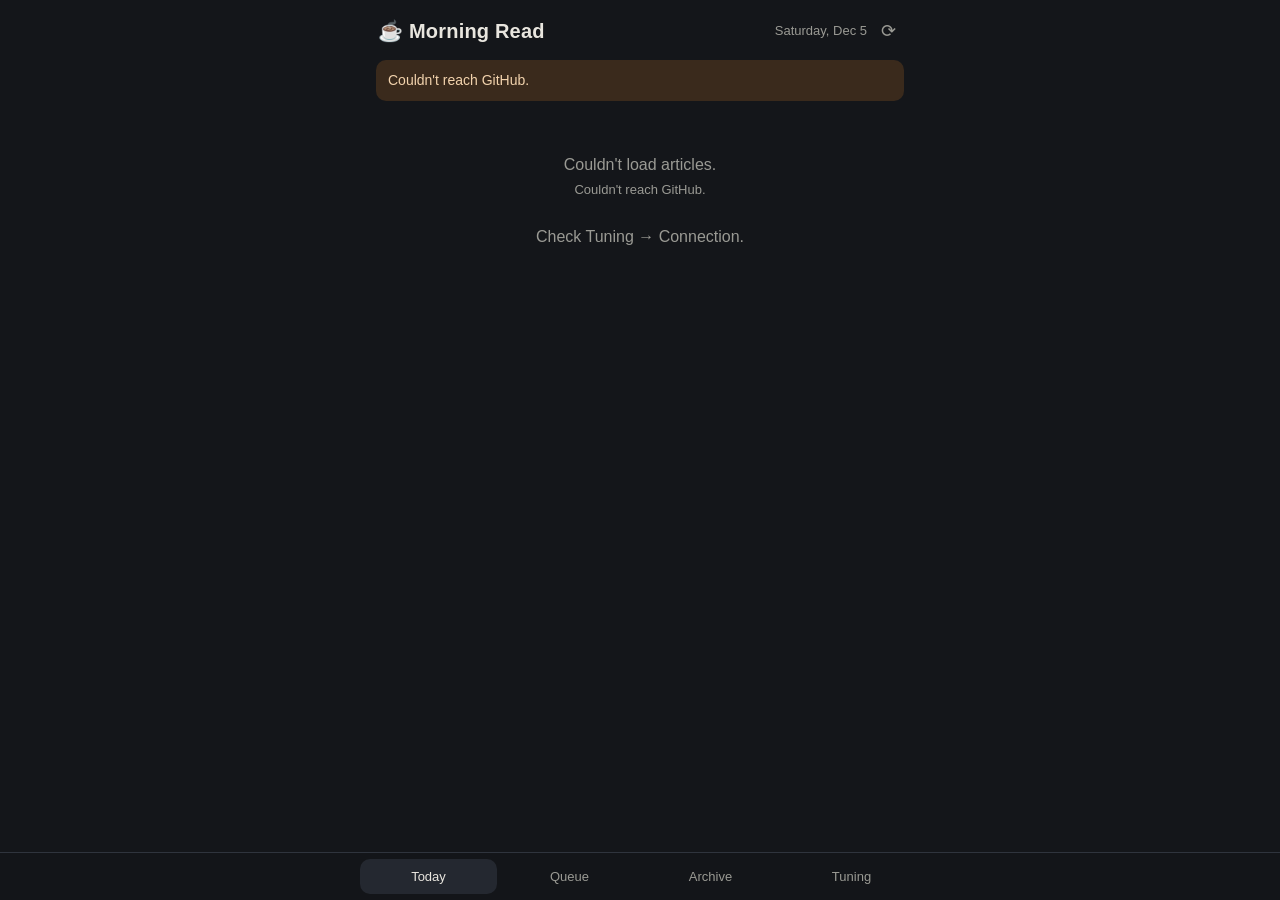
<file: morning-read/index.html>
<!DOCTYPE html>
<html lang="en">
<head>
<meta name="robots" content="noindex, nofollow">
<meta charset="utf-8">
<title>Morning Read</title>
<meta name="viewport" content="width=device-width, initial-scale=1, viewport-fit=cover">
<meta name="apple-mobile-web-app-capable" content="yes">
<meta name="apple-mobile-web-app-title" content="Morning Read">
<meta name="apple-mobile-web-app-status-bar-style" content="black-translucent">
<meta name="theme-color" content="#14161a">
<link rel="apple-touch-icon" href="apple-touch-icon.png">
<link rel="manifest" href="manifest.webmanifest">
<style>
  :root{
    --bg:#14161a; --panel:#1c1f25; --panel2:#242830; --line:#2f343d;
    --text:#e9e6df; --muted:#9a9a94; --accent:#e8a75b; --accent2:#7fb7a4;
    --bad:#d97a6c; --good:#8fc28a; --radius:14px;
  }
  *{box-sizing:border-box;-webkit-tap-highlight-color:transparent}
  html,body{margin:0;background:var(--bg);color:var(--text);
    font:16px/1.5 -apple-system,BlinkMacSystemFont,"Segoe UI",Roboto,sans-serif;-webkit-text-size-adjust:100%}
  .wrap{max-width:560px;margin:0 auto;padding:calc(12px + env(safe-area-inset-top)) 16px calc(96px + env(safe-area-inset-bottom))}
  header{display:flex;align-items:center;justify-content:space-between;margin:4px 2px 14px;gap:8px}
  header h1{font-size:20px;margin:0;letter-spacing:.2px}
  header .sub{color:var(--muted);font-size:13px;flex:1;text-align:right}
  header button{background:none;border:0;color:var(--muted);font-size:18px;padding:4px 6px}
  nav{position:fixed;left:0;right:0;bottom:0;background:rgba(20,22,26,.96);border-top:1px solid var(--line);
    display:flex;justify-content:center;padding:6px 6px calc(6px + env(safe-area-inset-bottom))}
  nav .in{display:flex;gap:4px;max-width:560px;width:100%}
  nav button{flex:1;background:none;border:0;color:var(--muted);font:inherit;font-size:13px;padding:8px 2px;border-radius:10px}
  nav button.on{color:var(--text);background:var(--panel2)}
  nav .n{display:inline-block;min-width:18px;padding:0 5px;border-radius:9px;background:var(--accent);color:#1a1a1a;font-size:11px;font-weight:700;margin-left:4px}
  .card{background:var(--panel);border:1px solid var(--line);border-radius:var(--radius);padding:16px;margin-bottom:12px}
  .meta{display:flex;flex-wrap:wrap;gap:6px;align-items:center;color:var(--muted);font-size:13px;margin-bottom:8px}
  .badge{font-size:11px;font-weight:600;padding:2px 8px;border-radius:20px;background:var(--panel2);color:var(--accent2);text-transform:uppercase;letter-spacing:.4px}
  h2.title{font-size:21px;line-height:1.3;margin:0 0 10px}
  h2.title a{color:var(--text);text-decoration:none}
  p{margin:0 0 10px}
  .try{background:var(--panel2);border-left:3px solid var(--accent);padding:10px 12px;border-radius:8px;margin:10px 0}
  .try b{color:var(--accent);font-size:12px;text-transform:uppercase;letter-spacing:.5px;display:block;margin-bottom:2px}
  .why-pick{color:var(--muted);font-size:13px;font-style:italic}
  .btn{display:inline-block;background:var(--accent);color:#1a1a1a;border:0;border-radius:10px;padding:11px 16px;font:inherit;font-weight:600;text-decoration:none;text-align:center}
  .btn.ghost{background:var(--panel2);color:var(--text)}
  .btn.small{padding:7px 12px;font-size:14px}
  .btn:disabled{opacity:.5}
  .row{display:flex;gap:8px;flex-wrap:wrap}
  .row .btn{flex:1}
  .waiting{color:var(--muted);font-size:13px;text-align:center;margin:6px 0 14px}
  .empty{color:var(--muted);text-align:center;padding:40px 10px}
  .fb h3{font-size:13px;color:var(--muted);text-transform:uppercase;letter-spacing:.6px;margin:16px 0 8px;font-weight:600}
  .fb h3:first-child{margin-top:4px}
  .chips{display:flex;flex-wrap:wrap;gap:6px}
  .chip{background:var(--panel2);border:1px solid var(--line);color:var(--text);border-radius:20px;padding:7px 12px;font:inherit;font-size:14px}
  .chip.on{background:var(--accent);border-color:var(--accent);color:#1a1a1a;font-weight:600}
  .dial{display:grid;grid-template-columns:78px 1fr;align-items:center;gap:8px;margin-bottom:8px}
  .dial label{font-size:14px;color:var(--muted)}
  .seg{display:flex;background:var(--panel2);border-radius:10px;padding:3px;border:1px solid var(--line)}
  .seg button{flex:1;background:none;border:0;color:var(--text);font:inherit;font-size:13px;padding:7px 2px;border-radius:8px}
  .seg button.on{background:var(--accent);color:#1a1a1a;font-weight:600}
  textarea,input[type=text],input[type=password],input[type=search]{width:100%;background:var(--panel2);color:var(--text);border:1px solid var(--line);border-radius:10px;padding:10px;font:inherit;font-size:16px}
  textarea{min-height:64px;resize:vertical}
  label.f{display:block;font-size:13px;color:var(--muted);margin:10px 0 4px}
  .saved{color:var(--good);font-size:13px;margin-left:8px}
  .err{color:var(--bad);font-size:13px}
  .item{display:flex;gap:10px;align-items:flex-start;padding:12px 0;border-top:1px solid var(--line)}
  .item:first-child{border-top:0}
  .item .t{flex:1;min-width:0}
  .item .t a{color:var(--text);text-decoration:none;font-weight:600}
  .item .s{color:var(--muted);font-size:12px}
  .item .v{font-size:20px;width:28px;text-align:center}
  input[type=search]{margin-bottom:10px}
  .sect{font-size:13px;color:var(--muted);text-transform:uppercase;letter-spacing:.6px;margin:18px 2px 8px;font-weight:600}
  .bar{display:grid;grid-template-columns:120px 1fr 44px;gap:8px;align-items:center;font-size:13px;margin:6px 0}
  .bar .track{height:10px;background:var(--panel2);border-radius:6px;overflow:hidden}
  .bar .fill{height:100%;background:var(--accent2);border-radius:6px}
  .bar .fill.neg{background:var(--bad)}
  .bar .num{text-align:right;color:var(--muted)}
  .learned li{margin-bottom:6px}
  .note{color:var(--muted);font-size:13px}
  .banner{border-radius:10px;padding:10px 12px;font-size:14px;margin-bottom:12px;background:#3a2a1c;color:#f2d3ad}
  .banner.ok{background:#1f3326;color:#cfe8c9}
  ol.steps{padding-left:20px;margin:6px 0 0}
  ol.steps li{margin-bottom:6px}
  a{color:var(--accent)}
</style>
</head>
<body>
<div class="wrap">
  <header><h1>☕ Morning Read</h1><span class="sub" id="today"></span><button id="refresh" aria-label="Refresh">⟳</button></header>
  <div id="banner"></div>
  <main id="view"></main>
</div>
<nav><div class="in">
  <button data-tab="today" class="on">Today</button>
  <button data-tab="queue">Queue</button>
  <button data-tab="archive">Archive</button>
  <button data-tab="tuning">Tuning</button>
</div></nav>

<script>
/* ============================================================
   Morning Read — data lives in a GitHub branch, read/written
   through the GitHub contents API.
   Files (under cfg.dir on cfg.branch):
     articles.json  — written by the morning Claude task
     tuning.json    — written by the morning Claude task
     events.json    — written by this app (status, feedback, reading telemetry)
     next.json      — written by this app (request for the next pick)
   ============================================================ */
const DEFAULT_CFG = { owner:"brothernod", repo:"PhoneApps", branch:"morning-read-data", dir:"morning-read", token:"" };
const CFG_KEY = "mr_cfg", PENDING_KEY = "mr_pending", CACHE_KEY = "mr_cache";
const lsGet = k => { try { return JSON.parse(localStorage.getItem(k)||"null"); } catch(e){ return null; } };
const lsSet = (k,v) => { try { v==null ? localStorage.removeItem(k) : localStorage.setItem(k, JSON.stringify(v)); } catch(e){} };
let cfg = { ...DEFAULT_CFG, ...(lsGet(CFG_KEY)||{}) };

const TOPICS = { "ai-eng":"AI engineering", "ai-teach":"Teaching AI", "java":"Java / JVM", "focus":"Focus & habits" };
const VERDICTS = [
  {k:"loved", e:"🔥", l:"Loved it", s:2}, {k:"good", e:"👍", l:"Good", s:1},
  {k:"meh", e:"😐", l:"Meh", s:0}, {k:"miss", e:"👎", l:"Miss", s:-1},
];
const FINISH = [ {k:"finished", l:"Finished"}, {k:"skimmed", l:"Skimmed"}, {k:"bailed", l:"Bailed early"} ];
const DIALS = [
  {k:"length", l:"Length", o:[["short","Too short"],["right","Right"],["long","Too long"]]},
  {k:"depth",  l:"Depth",  o:[["shallow","Too basic"],["right","Right"],["deep","Too deep"]]},
  {k:"nerd",   l:"Nerdy",  o:[["low","Not enough"],["right","Right"],["high","Too much"]]},
];
const TAGS = [
  ["work","Usable at work"],["homelab","Homelab idea"],["teach","Could teach this"],
  ["career","Career-relevant"],["knew","Already knew it"],["hype","Hype / fluff"],
  ["dated","Felt dated"],["broken","Paywall / broken link"],["dry","Dry writing"],["great-writing","Great writing"]
];

// ---------- GitHub storage ----------
const b64dec = s => new TextDecoder().decode(Uint8Array.from(atob(s.replace(/\s/g,"")), c => c.charCodeAt(0)));
const b64enc = str => { const b = new TextEncoder().encode(str); let s=""; for (let i=0;i<b.length;i+=0x8000) s += String.fromCharCode.apply(null, b.subarray(i,i+0x8000)); return btoa(s); };
const fileUrl = name => `https://api.github.com/repos/${encodeURIComponent(cfg.owner)}/${encodeURIComponent(cfg.repo)}/contents/${cfg.dir}/${name}`;
const headers = () => ({ "Accept":"application/vnd.github+json", ...(cfg.token ? { "Authorization":"Bearer "+cfg.token } : {}) });

async function readJson(name) {
  const r = await fetch(`${fileUrl(name)}?ref=${encodeURIComponent(cfg.branch)}&_=${Date.now()}`, { headers: headers(), cache:"no-store" });
  if (r.status === 404) return { data:null, sha:null };
  if (r.status === 401) throw { code:"auth", msg:"GitHub rejected the token." };
  if (r.status === 403 || r.status === 429) throw { code:"rate", msg: cfg.token ? "GitHub refused the request (rate limit or token permissions)." : "GitHub's no-token limit hit — add a token in Tuning → Connection." };
  if (!r.ok) throw { code:"http", msg:`GitHub error ${r.status}` };
  const j = await r.json();
  return { data: JSON.parse(b64dec(j.content || "") || "null"), sha: j.sha };
}
async function writeJson(name, data, sha, message) {
  if (!cfg.token) throw { code:"notoken", msg:"Add a GitHub token (Tuning → Connection) to save." };
  const body = { message, content: b64enc(JSON.stringify(data, null, 1) + "\n"), branch: cfg.branch };
  if (sha) body.sha = sha;
  const r = await fetch(fileUrl(name), { method:"PUT", headers:{ ...headers(), "Content-Type":"application/json" }, body: JSON.stringify(body) });
  if (r.status === 409 || r.status === 422) throw { code:"conflict" };
  if (r.status === 401) throw { code:"auth", msg:"GitHub rejected the token." };
  if (r.status === 403 || r.status === 404) throw { code:"perm", msg:"Token can't write to this repo/branch (needs Contents: read & write)." };
  if (!r.ok) throw { code:"http", msg:`GitHub error ${r.status}` };
  return (await r.json()).content.sha;
}

// ---------- state ----------
let raw = { articles:[], tuning:null, events:{}, next:null };
let sha = { events:null, next:null };
let loadState = "loading", loadErr = null, lastLoad = 0;
let tab = "today", openFb = null, focusId = null, draft = {}, query = "";
let chain = Promise.resolve();
const serial = fn => (chain = chain.then(fn, fn));

const cached = lsGet(CACHE_KEY);
if (cached) { raw = cached; loadState = "cached"; }

function effStatus(a, ev) {
  const somedayAt = a.somedayAt ? Date.parse(a.somedayAt) : 0;
  if (ev && ev.status && (!somedayAt || Date.parse(ev.statusAt||0) >= somedayAt)) return ev.status;
  return somedayAt ? "someday" : "unread";
}
function articlesView() {
  return (raw.articles||[]).map(a => {
    const ev = raw.events?.[a.id] || {};
    return { ...a, feedback: ev.feedback, opens: ev.opens, firstOpenedAt: ev.firstOpenedAt, totalAwayMin: ev.totalAwayMin, status: effStatus(a, ev) };
  }).sort((x,y) => String(y.date||y.id).localeCompare(String(x.date||x.id)) || String(y.id).localeCompare(String(x.id)));
}
let articles = articlesView();

function load(force) {
  if (!force && Date.now() - lastLoad < 20000) return chain;
  lastLoad = Date.now();
  return serial(async () => {
    try {
      const [ar, tu, ev, nx] = await Promise.all(["articles.json","tuning.json","events.json","next.json"].map(readJson));
      raw = { articles: ar.data?.articles || [], tuning: tu.data, events: ev.data?.events || {}, next: nx.data };
      sha = { events: ev.sha, next: nx.sha };
      loadState = "ready"; loadErr = null; lsSet(CACHE_KEY, raw);
    } catch (e) { loadErr = e.msg || "Couldn't reach GitHub."; if (loadState === "loading") loadState = "error"; }
    articles = articlesView(); render();
  });
}

// mutate one article's event record and save events.json (retry once on conflict)
function mutateEvent(id, fn, message) {
  return serial(async () => {
    for (let attempt = 0; attempt < 2; attempt++) {
      if (attempt === 1) { const ev = await readJson("events.json"); raw.events = ev.data?.events || {}; sha.events = ev.sha; }
      const events = JSON.parse(JSON.stringify(raw.events || {}));
      events[id] = events[id] || {};
      fn(events[id]);
      try {
        sha.events = await writeJson("events.json", { events, updatedAt: new Date().toISOString() }, sha.events, message);
        raw.events = events; lsSet(CACHE_KEY, raw); articles = articlesView(); return true;
      } catch (e) { if (e.code !== "conflict" || attempt === 1) throw e; }
    }
  });
}

// ---------- helpers ----------
const $ = s => document.querySelector(s);
const esc = s => String(s ?? "").replace(/[&<>"']/g, c => ({"&":"&amp;","<":"&lt;",">":"&gt;",'"':"&quot;","'":"&#39;"}[c]));
const safeUrl = u => /^https?:\/\//i.test(u||"") ? u : "#";
const fmtDate = d => { try { return new Date(String(d).slice(0,10)+"T12:00:00").toLocaleDateString(undefined,{weekday:"short",month:"short",day:"numeric"}); } catch(e){ return d; } };
const unread  = () => articles.filter(a => a.status === "unread");
const someday = () => articles.filter(a => a.status === "someday");
const done    = () => articles.filter(a => a.status === "read" || a.status === "skipped");
let bannerTimer, errShown = false;
function flash(msg, ok) { clearTimeout(bannerTimer); $("#banner").innerHTML = `<div class="banner ${ok?"ok":""}">${esc(msg)}</div>`; if (ok) bannerTimer = setTimeout(()=>{ $("#banner").innerHTML=""; }, 3500); }

$("#today").textContent = new Date().toLocaleDateString(undefined,{weekday:"long",month:"short",day:"numeric"});
$("#refresh").onclick = () => { flash("Refreshing…", true); load(true); };
document.querySelectorAll("nav button").forEach(b => b.onclick = () => {
  tab = b.dataset.tab; openFb = null; focusId = null;
  document.querySelectorAll("nav button").forEach(x => x.classList.toggle("on", x === b));
  render(); window.scrollTo(0,0);
});

// ---------- rendering ----------
function cardHtml(a) {
  return `<div class="card">
    <div class="meta">
      <span class="badge">${esc(TOPICS[a.topic] || a.topic || "Article")}</span>
      <span>${esc(a.source||"")}</span>${a.minutes?`<span>· ${esc(a.minutes)} min</span>`:""}
      <span>· ${esc(fmtDate(a.date||a.id))}</span>
    </div>
    <h2 class="title"><a href="${esc(safeUrl(a.url))}" target="_blank" rel="noopener" data-open="${esc(a.id)}">${esc(a.title)}</a></h2>
    ${a.why?`<p>${esc(a.why)}</p>`:""}
    ${a.tryThis?`<div class="try"><b>Try this</b>${esc(a.tryThis)}</div>`:""}
    ${a.pickReason?`<p class="why-pick">Why this pick: ${esc(a.pickReason)}</p>`:""}
    ${openFb === a.id ? fbHtml(a) : `<div class="row" style="margin-top:12px">
        <a class="btn" href="${esc(safeUrl(a.url))}" target="_blank" rel="noopener" data-open="${esc(a.id)}">Open article</a>
        <button class="btn ghost" data-act="fb" data-id="${esc(a.id)}">Rate it</button>
      </div>
      <div class="row" style="margin-top:8px">
        ${a.status==="someday"
          ? `<button class="btn ghost small" data-act="requeue" data-id="${esc(a.id)}">Back to queue</button>`
          : `<button class="btn ghost small" data-act="someday" data-id="${esc(a.id)}">Save for someday</button>`}
        <button class="btn ghost small" data-act="skip" data-id="${esc(a.id)}">Not for me — skip</button>
      </div>`}
  </div>`;
}

function fbHtml(a) {
  const d = draft;
  const seg = dial => `<div class="dial"><label>${dial.l}</label><div class="seg">${
    dial.o.map(([k,l]) => `<button data-dial="${dial.k}" data-v="${k}" class="${d[dial.k]===k?"on":""}">${l}</button>`).join("")}</div></div>`;
  return `<div class="fb">
    <h3>How was it?</h3>
    <div class="chips">${VERDICTS.map(v=>`<button class="chip ${d.verdict===v.k?"on":""}" data-verdict="${v.k}">${v.e} ${v.l}</button>`).join("")}</div>
    <h3>Did you get through it?</h3>
    <div class="chips">${FINISH.map(f=>`<button class="chip ${d.finish===f.k?"on":""}" data-finish="${f.k}">${f.l}</button>`).join("")}</div>
    <h3>Dials <span class="note" style="text-transform:none;letter-spacing:0">— only tap what was off</span></h3>
    ${DIALS.map(seg).join("")}
    <h3>Anything stand out?</h3>
    <div class="chips">${TAGS.map(([k,l])=>`<button class="chip ${(d.tags||[]).includes(k)?"on":""}" data-tag="${k}">${l}</button>`).join("")}</div>
    <h3>${esc(TOPICS[a.topic] || "This topic")}</h3>
    <div class="chips">
      <button class="chip ${d.topicVote==="more"?"on":""}" data-tv="more">More of this</button>
      <button class="chip ${d.topicVote==="less"?"on":""}" data-tv="less">Less of this</button>
    </div>
    <h3>Note (optional)</h3>
    <textarea id="fbnote" placeholder="Anything else — e.g. 'more on agents in Java', 'loved the diagrams'">${esc(d.note||"")}</textarea>
    <p class="note" style="margin-top:6px">Saved to your PhoneApps repo, which is public.</p>
    <div class="row" style="margin-top:12px">
      <button class="btn" data-act="save" data-id="${esc(a.id)}">Save</button>
      <button class="btn ghost" data-act="cancel">Cancel</button>
    </div>
    <div id="fbmsg"></div>
  </div>`;
}

function listItem(a) {
  const v = VERDICTS.find(x => x.k === a.feedback?.verdict);
  const icon = a.status === "skipped" ? "⏭" : (v ? v.e : "•");
  return `<div class="item">
    <div class="v">${icon}</div>
    <div class="t">
      <a href="${esc(safeUrl(a.url))}" target="_blank" rel="noopener" data-open="${esc(a.id)}">${esc(a.title)}</a>
      <div class="s">${esc(a.source||"")} · ${esc(TOPICS[a.topic]||a.topic||"")} · ${esc(fmtDate(a.date||a.id))}${a.minutes?` · ${esc(a.minutes)} min`:""}</div>
      ${a.feedback?.note?`<div class="s" style="font-style:italic">“${esc(a.feedback.note)}”</div>`:""}
    </div>
    <button class="btn ghost small" data-act="open" data-id="${esc(a.id)}">${a.status==="read"||a.status==="skipped"?"View":"Read"}</button>
  </div>`;
}

function render() {
  const n = unread().length;
  document.querySelector('nav button[data-tab="queue"]').innerHTML = `Queue${n>1?`<span class="n">${n-1}</span>`:""}`;
  const v = $("#view");
  if (loadErr && loadState !== "loading") { flash(loadErr); errShown = true; }
  else if (!loadErr && errShown) { $("#banner").innerHTML = ""; errShown = false; }

  if (tab === "tuning") { v.innerHTML = tuningHtml(); return; }
  if (loadState === "loading") { v.innerHTML = `<div class="empty">Loading…</div>`; return; }
  if (loadState === "error" && !articles.length) { v.innerHTML = `<div class="empty">Couldn't load articles.<br><span class="note">${esc(loadErr||"")}</span><br><br>Check Tuning → Connection.</div>`; return; }

  if (tab === "today") {
    const u = unread();
    if (openFb && !u.find(a=>a.id===openFb)) { const a = articles.find(x=>x.id===openFb); if (a) { v.innerHTML = cardHtml(a); return; } }
    if (!u.length) {
      const last = done()[0];
      v.innerHTML = `<div class="empty">All caught up. ✨<br>Next pick lands weekdays by 5:30 AM.${last?`<br><br><span class="note">Last read: ${esc(last.title)}</span>`:""}</div>`;
      return;
    }
    v.innerHTML = cardHtml(u[0]) + (u.length>1?`<div class="waiting">${u.length-1} more in your queue — no pressure. Older ones roll to Someday automatically.</div>`:"");
    return;
  }

  const fid = openFb || focusId, fa = fid && articles.find(x=>x.id===fid);
  if (fa) { v.innerHTML = cardHtml(fa) + `<div class="row"><button class="btn ghost" data-act="back">← Back</button></div>`; return; }

  if (tab === "queue") {
    const u = unread().slice(1), s = someday();
    v.innerHTML = `<div class="sect">Up next (${u.length})</div>
      <div class="card">${u.length?u.map(listItem).join(""):`<div class="note">Nothing waiting behind today's pick.</div>`}</div>
      <div class="sect">Someday (${s.length})</div>
      <div class="card">${s.length?s.map(listItem).join(""):`<div class="note">When more than 3 pile up, the oldest unread moves here instead of nagging you.</div>`}</div>`;
    return;
  }
  if (tab === "archive") {
    const q = query.toLowerCase();
    const list = done().filter(a => !q || [a.title,a.source,a.why,a.feedback?.note,TOPICS[a.topic]].join(" ").toLowerCase().includes(q));
    v.innerHTML = `<input type="search" id="q" placeholder="Search your reads" value="${esc(query)}">
      <div class="card">${list.length?list.map(listItem).join(""):`<div class="note">${done().length?"No matches.":"Rated and skipped articles show up here."}</div>`}</div>`;
    const qi = $("#q"); qi.oninput = () => { query = qi.value; const pos = qi.selectionStart; render(); const nq=$("#q"); nq.focus(); try{nq.setSelectionRange(pos,pos);}catch(e){} };
  }
}

const avg = a => a.reduce((x,y)=>x+y,0)/a.length;
const median = a => { if (!a.length) return null; const s=[...a].sort((x,y)=>x-y), m=Math.floor(s.length/2); return s.length%2?s[m]:(s[m-1]+s[m])/2; };
const barRow = (l,c,tot) => `<div class="bar"><span>${esc(l)}</span><div class="track"><div class="fill" style="width:${tot?Math.max(Math.round(c/tot*100),c?3:0):0}%"></div></div><span class="num">${c}</span></div>`;
const stat = (l, val, note) => `<div class="bar"><span>${esc(l)}</span><span style="grid-column:span 2">${val} ${note?`<span class="note">${note}</span>`:""}</span></div>`;

function tuningHtml() {
  const t = raw.tuning, learned = t?.lines || [];
  const nextPending = raw.next?.text && (!t?.nextHandledAt || Date.parse(raw.next.at) > Date.parse(t.nextHandledAt));
  let h = `<div class="sect">What Claude has learned</div><div class="card">${
    learned.length ? `<ul class="learned" style="margin:0;padding-left:18px">${learned.map(l=>`<li>${esc(l)}</li>`).join("")}</ul>
      ${t?.mix?`<p class="note" style="margin-top:10px">Current mix: ${Object.entries(t.mix).map(([k,v])=>`${esc(TOPICS[k]||k)} ${esc(v)}%`).join(" · ")}</p>`:""}
      ${t?.updatedAt?`<p class="note">Updated ${esc(fmtDate(t.updatedAt))}</p>`:""}`
    : `<div class="note">Nothing yet. After a few ratings, Claude writes its read on your taste here, so you can see (and correct) what it's tuning toward.</div>`}</div>`;

  h += `<div class="sect">Steer the next pick</div><div class="card">
    <textarea id="nextnote" placeholder="e.g. 'something on MCP security', 'shorter this week', 'Java 21 virtual threads'">${esc(nextPending ? raw.next.text : "")}</textarea>
    <div class="row" style="margin-top:10px;align-items:center"><button class="btn small" data-act="savenext">Send to tomorrow's pick</button><span id="nextmsg"></span></div>
    ${nextPending?`<p class="note" style="margin-top:8px">Pending — Claude picks this up on the next run.</p>`:""}
  </div>`;

  h += behaviorHtml();

  const rated = articles.filter(a => a.feedback?.verdict);
  if (!rated.length) {
    h += `<div class="sect">Your signals</div><div class="card note">Rate a few articles and this fills in: which topics land, whether length is a problem, and which feedback you actually use.</div>`;
  } else {
    const byTopic = {};
    rated.forEach(a => { (byTopic[a.topic||"other"] ||= []).push(VERDICTS.find(v=>v.k===a.feedback.verdict)?.s ?? 0); });
    h += `<div class="sect">Topics — avg rating (${rated.length} rated)</div><div class="card">`;
    Object.entries(byTopic).sort((a,b)=>avg(b[1])-avg(a[1])).forEach(([tp,arr]) => {
      const m = avg(arr);
      h += `<div class="bar"><span>${esc(TOPICS[tp]||tp)}</span><div class="track"><div class="fill ${m<0?"neg":""}" style="width:${Math.max(Math.round(Math.abs(m)/2*100),3)}%"></div></div><span class="num">${m.toFixed(1)} · ${arr.length}</span></div>`;
    });
    h += `<p class="note" style="margin-top:6px">Scale: 🔥 2 · 👍 1 · 😐 0 · 👎 −1</p></div>`;

    const fin = {}; rated.forEach(a => { if (a.feedback.finish) fin[a.feedback.finish]=(fin[a.feedback.finish]||0)+1; });
    const skipped = articles.filter(a=>a.status==="skipped").length;
    h += `<div class="sect">Getting through them</div><div class="card">`;
    [...FINISH.map(f=>[f.l, fin[f.k]||0]), ["Skipped unread", skipped]].forEach(([l,c]) => h += barRow(l,c,rated.length+skipped));
    h += `</div>`;

    const use = {};
    rated.forEach(a => {
      DIALS.forEach(d => { const val=a.feedback[d.k]; if (val && val!=="right") { const key=`${d.l}: ${d.o.find(o=>o[0]===val)?.[1]}`; use[key]=(use[key]||0)+1; } });
      (a.feedback.tags||[]).forEach(tg => { const lab=(TAGS.find(x=>x[0]===tg)||[tg,tg])[1]; use[lab]=(use[lab]||0)+1; });
    });
    const ent = Object.entries(use).sort((a,b)=>b[1]-a[1]);
    h += `<div class="sect">Feedback you actually use</div><div class="card">${
      ent.length ? ent.map(([l,c])=>barRow(l,c,rated.length)).join("") : `<div class="note">No dials or tags tapped yet — only the overall rating.</div>`
    }<p class="note" style="margin-top:6px">Options you never tap after a few weeks are good candidates to remove.</p></div>`;
  }
  return h + connectionHtml();
}

function behaviorHtml() {
  const opened = articles.filter(a => a.firstOpenedAt);
  if (!opened.length) return `<div class="sect">Reading habits</div><div class="card note">Tracked automatically once you open articles from here: how long picks wait, how many sittings each takes, time away vs. the estimate, and what time you actually read.</div>`;
  const waits = opened.map(a => (Date.parse(a.firstOpenedAt) - Date.parse(a.createdAt || (a.date+"T10:14:00Z")))/36e5).filter(n => n >= 0);
  const sittings = opened.map(a => (a.opens||[]).length || 1);
  const ratios = opened.filter(a => a.totalAwayMin && a.minutes).map(a => a.totalAwayMin / a.minutes);
  const hours = {}; opened.forEach(a => (a.opens||[]).forEach(o => { if (o.hour!=null) hours[o.hour]=(hours[o.hour]||0)+1; }));
  const topHour = Object.entries(hours).sort((a,b)=>b[1]-a[1])[0];
  const rateLag = opened.filter(a => a.feedback?.at).map(a => (Date.parse(a.feedback.at)-Date.parse(a.firstOpenedAt))/36e5).filter(n=>n>=0);
  const neverRated = opened.filter(a => !a.feedback && a.status !== "skipped").length;
  const fmtH = x => x==null ? "—" : x < 1 ? `${Math.round(x*60)} min` : x < 48 ? `${x.toFixed(1)} h` : `${(x/24).toFixed(1)} days`;
  const hourLabel = x => { const n=+x; return `${(n%12)||12} ${n<12?"AM":"PM"}`; };
  const r = median(ratios);
  return `<div class="sect">Reading habits (${opened.length} opened)</div><div class="card">
    ${stat("Wait before opening", fmtH(median(waits)), "median")}
    ${stat("Sittings per article", median(sittings), `median · max ${Math.max(...sittings)}`)}
    ${stat("Time away vs. estimate", r==null?"—":`${Math.round(r*100)}%`, r==null?"":r<0.5?"likely skimming or bailing":r>1.6?"slower read, or got pulled away":"about on par")}
    ${stat("Usual reading time", topHour?hourLabel(topHour[0]):"—")}
    ${stat("Open → rating", fmtH(median(rateLag)), `${neverRated} opened but not rated`)}
    <p class="note" style="margin-top:6px">"Time away" is time spent outside this app after tapping a link — a rough proxy, not true reading time.</p>
  </div>`;
}

function connectionHtml() {
  return `<div class="sect">Connection</div><div class="card">
    <p class="note">${cfg.token ? "Token saved on this device." : "No token yet — you can read, but saving ratings needs a GitHub token."} Data: <code>${esc(cfg.owner)}/${esc(cfg.repo)}</code> · branch <code>${esc(cfg.branch)}</code></p>
    ${cfg.token ? "" : `<ol class="steps note">
      <li>Open <a href="https://github.com/settings/personal-access-tokens/new" target="_blank" rel="noopener">GitHub → new fine-grained token</a>.</li>
      <li>Repository access: <b>Only select repositories</b> → ${esc(cfg.repo)}.</li>
      <li>Permissions → Repository → <b>Contents: Read and write</b>. Nothing else.</li>
      <li>Pick an expiration you're fine renewing, generate, paste below.</li>
    </ol>`}
    <label class="f">GitHub token</label><input type="password" id="c_token" value="${esc(cfg.token)}" autocomplete="off" placeholder="github_pat_…">
    <details style="margin-top:10px"><summary class="note">Where the data lives</summary>
      <label class="f">Owner</label><input type="text" id="c_owner" value="${esc(cfg.owner)}">
      <label class="f">Repo</label><input type="text" id="c_repo" value="${esc(cfg.repo)}">
      <label class="f">Branch</label><input type="text" id="c_branch" value="${esc(cfg.branch)}">
      <label class="f">Folder</label><input type="text" id="c_dir" value="${esc(cfg.dir)}">
    </details>
    <div class="row" style="margin-top:12px;align-items:center"><button class="btn small" data-act="savecfg">Save & test</button><span id="cfgmsg"></span></div>
    <p class="note" style="margin-top:10px">The token stays on this phone. Install from Safari with Share → Add to Home Screen, then add the token inside the installed app (it keeps its own storage).</p>
  </div>`;
}

// ---------- reading telemetry: opens, time away, returns ----------
let pending = lsGet(PENDING_KEY);   // {id, at, hiddenAt?}
function startSession(id) {
  if (pending && pending.id !== id) endSession(Date.now());
  pending = { id, at: new Date().toISOString(), hour: new Date().getHours() };
  lsSet(PENDING_KEY, pending);
}
function endSession(nowMs) {
  const p = pending; if (!p) return;
  pending = null; lsSet(PENDING_KEY, null);
  if (!cfg.token || !raw.articles.find(a => a.id === p.id)) return;
  const awayMs = Math.max(0, nowMs - (p.hiddenAt || Date.parse(p.at)));
  const tooLong = awayMs > 3*60*60*1000;
  mutateEvent(p.id, ev => {
    const opens = (ev.opens || []).slice(-19);
    opens.push({ at: p.at, hour: p.hour, backAt: new Date(nowMs).toISOString(), awayMin: Math.round(awayMs/600)/100, ...(tooLong?{tooLong:true}:{}) });
    ev.opens = opens;
    ev.firstOpenedAt = ev.firstOpenedAt || p.at;
    ev.totalAwayMin = Math.round(opens.filter(o=>!o.tooLong).reduce((s,o)=>s+(o.awayMin||0),0)*10)/10;
  }, `morning-read: reading session ${p.id}`).then(render).catch(()=>{});
}
document.addEventListener("visibilitychange", () => {
  if (document.visibilityState === "hidden") {
    if (pending && !pending.hiddenAt) { pending.hiddenAt = Date.now(); lsSet(PENDING_KEY, pending); }
  } else {
    if (pending && pending.hiddenAt) endSession(Date.now());
    load(false);
  }
});
document.addEventListener("click", e => { const l = e.target.closest("a[data-open]"); if (l) startSession(l.dataset.open); }, true);

// ---------- actions ----------
function keepNote(){ const n=$("#fbnote"); if (n) draft.note=n.value; }
const toggle = (k,v) => { draft[k] = draft[k]===v ? null : v; keepNote(); render(); };
document.addEventListener("click", async e => {
  const t = e.target.closest("button"); if (!t) return;
  if (t.dataset.verdict) return toggle("verdict", t.dataset.verdict);
  if (t.dataset.finish)  return toggle("finish", t.dataset.finish);
  if (t.dataset.dial)    return toggle(t.dataset.dial, t.dataset.v);
  if (t.dataset.tv)      return toggle("topicVote", t.dataset.tv);
  if (t.dataset.tag)     { const s=new Set(draft.tags||[]); s.has(t.dataset.tag)?s.delete(t.dataset.tag):s.add(t.dataset.tag); draft.tags=[...s]; keepNote(); return render(); }
  const act = t.dataset.act, id = t.dataset.id; if (!act) return;
  if (act === "fb") { openFb = id; draft = JSON.parse(JSON.stringify(articles.find(x=>x.id===id)?.feedback||{})); return render(); }
  if (act === "open") { openFb = null; focusId = id; render(); window.scrollTo(0,0); return; }
  if (act === "back") { openFb = null; focusId = null; draft = {}; return render(); }
  if (act === "cancel") { openFb = null; draft = {}; return render(); }
  if (act === "save") return saveFb(id, t);
  if (act === "someday") return setStatus(id, "someday", t);
  if (act === "requeue") return setStatus(id, "unread", t);
  if (act === "skip") return setStatus(id, "skipped", t);
  if (act === "savenext") return saveNext(t);
  if (act === "savecfg") return saveCfg(t);
});

async function saveFb(id, btn) {
  keepNote();
  if (!draft.verdict && !draft.finish) { $("#fbmsg").innerHTML = `<p class="err" style="margin-top:8px">Pick at least a rating or how far you got.</p>`; return; }
  btn.disabled = true;
  const fb = {}; ["verdict","finish","length","depth","nerd","topicVote"].forEach(k=>{ if (draft[k]) fb[k]=draft[k]; });
  if (draft.tags?.length) fb.tags = draft.tags;
  if (draft.note?.trim()) fb.note = draft.note.trim();
  fb.at = new Date().toISOString();
  try {
    await mutateEvent(id, ev => { ev.feedback = fb; ev.status = "read"; ev.statusAt = fb.at; }, `morning-read: feedback ${id}`);
    openFb = null; focusId = null; draft = {}; flash("Saved — Claude folds this in on the next run.", true); render();
  } catch (err) { btn.disabled = false; $("#fbmsg").innerHTML = `<p class="err" style="margin-top:8px">${esc(err.msg || "Couldn't save — try again.")}</p>`; }
}
async function setStatus(id, status, btn) {
  btn.disabled = true;
  try {
    await mutateEvent(id, ev => { ev.status = status; ev.statusAt = new Date().toISOString(); }, `morning-read: ${status} ${id}`);
    openFb = null; focusId = null;
    flash(status==="skipped"?"Skipped — noted.":status==="someday"?"Saved for someday.":"Back in the queue.", true); render();
  } catch (err) { btn.disabled = false; flash(err.msg || "Couldn't update — try again."); }
}
async function saveNext(btn) {
  const text = $("#nextnote").value.trim(); btn.disabled = true;
  try {
    await serial(async () => {
      try { sha.next = await writeJson("next.json", { text, at: new Date().toISOString() }, sha.next, "morning-read: request for next pick"); }
      catch (e) { if (e.code !== "conflict") throw e; const cur = await readJson("next.json"); sha.next = cur.sha;
        sha.next = await writeJson("next.json", { text, at: new Date().toISOString() }, sha.next, "morning-read: request for next pick"); }
      raw.next = { text, at: new Date().toISOString() };
    });
    $("#nextmsg").innerHTML = `<span class="saved">Sent ✓</span>`;
  } catch (err) { $("#nextmsg").innerHTML = `<span class="err">${esc(err.msg || "Couldn't save")}</span>`; }
  btn.disabled = false;
}
async function saveCfg(btn) {
  const val = id => ($(id)?.value || "").trim();
  cfg = { owner: val("#c_owner")||DEFAULT_CFG.owner, repo: val("#c_repo")||DEFAULT_CFG.repo, branch: val("#c_branch")||DEFAULT_CFG.branch, dir: val("#c_dir")||DEFAULT_CFG.dir, token: val("#c_token") };
  lsSet(CFG_KEY, cfg); btn.disabled = true; $("#cfgmsg").innerHTML = `<span class="note">Testing…</span>`;
  try {
    const r = await fetch(`https://api.github.com/repos/${encodeURIComponent(cfg.owner)}/${encodeURIComponent(cfg.repo)}`, { headers: headers(), cache:"no-store" });
    const j = r.ok ? await r.json() : null;
    if (!r.ok) throw { msg: r.status===401 ? "Token rejected." : `Can't see that repo (${r.status}).` };
    const canWrite = !!j.permissions?.push;
    $("#cfgmsg").innerHTML = cfg.token ? (canWrite ? `<span class="saved">Connected ✓ can save</span>` : `<span class="err">Connected, but token can't write</span>`) : `<span class="note">Read-only (no token)</span>`;
    lastLoad = 0; load(true);
  } catch (err) { $("#cfgmsg").innerHTML = `<span class="err">${esc(err.msg || "Couldn't reach GitHub")}</span>`; }
  btn.disabled = false;
}

// ---------- start ----------
render();
load(true).then(() => { if (pending && (pending.hiddenAt || document.visibilityState === "visible")) endSession(Date.now()); });
if ("serviceWorker" in navigator) { try { navigator.serviceWorker.register("sw.js").catch(()=>{}); } catch(e){} }
</script>
</body>
</html>
</file>
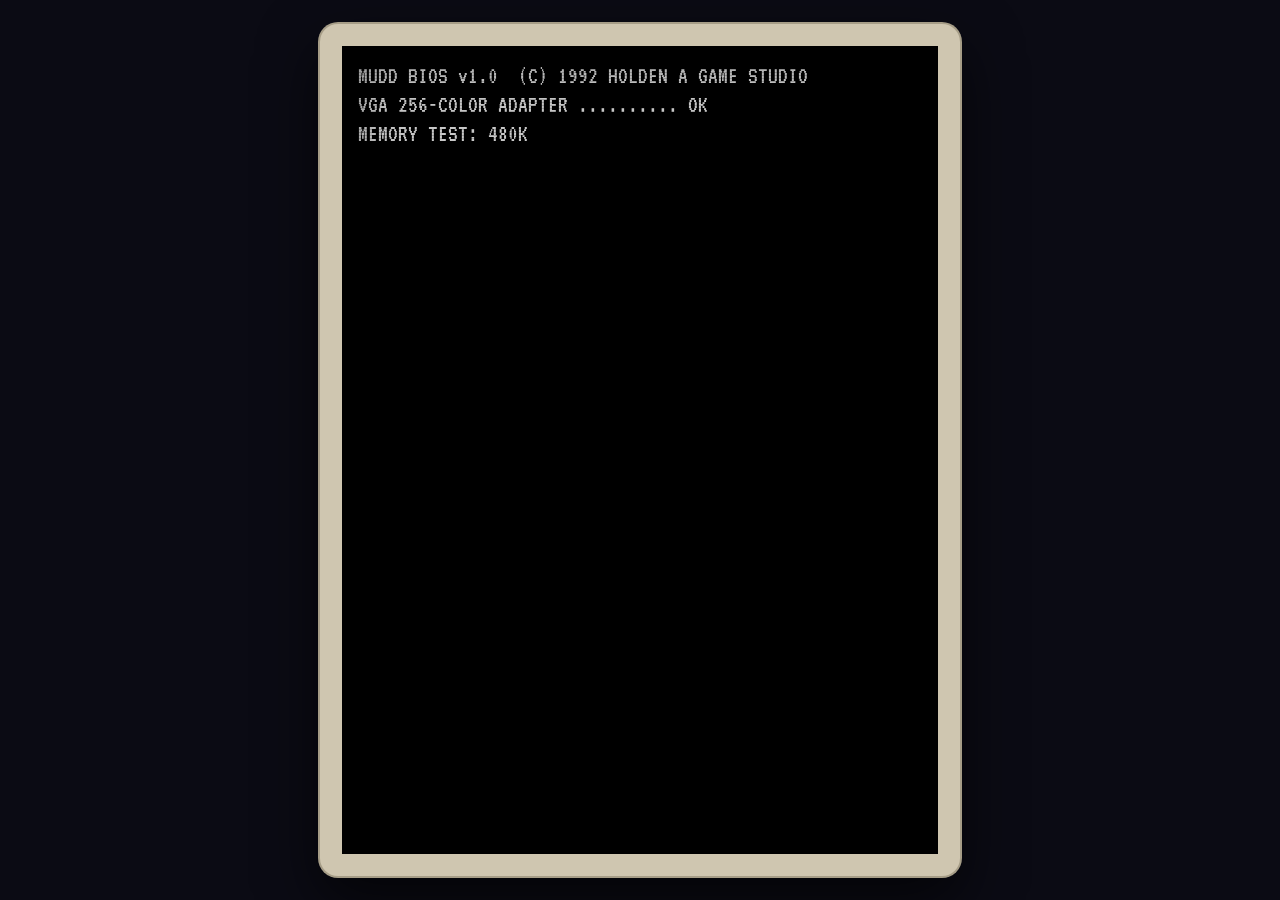
<file: mudd/index.html>
<!DOCTYPE html>
<html lang="en" data-game="el-morro">
<head>
<meta name="robots" content="noindex, nofollow">
<meta charset="utf-8">
<title>The Dragon of El Morro</title>
<meta name="viewport" content="width=device-width, initial-scale=1, maximum-scale=1, user-scalable=no, viewport-fit=cover">
<meta name="apple-mobile-web-app-capable" content="yes">
<meta name="mobile-web-app-capable" content="yes">
<meta name="apple-mobile-web-app-status-bar-style" content="black-translucent">
<meta name="apple-mobile-web-app-title" content="El Morro">
<meta name="theme-color" content="#0b0b14">
<link rel="apple-touch-icon" href="apple-touch-icon.png">
<link rel="manifest" href="manifest.webmanifest">
<link rel="preload" href="vendor/vt323.woff2" as="font" type="font/woff2" crossorigin>
<style>
  /* The font ships with the game, so it works offline and every line breaks
     the same way on every device. */
  @font-face { font-family: "VT323"; src: url("vendor/vt323.woff2") format("woff2"); font-display: block; }
  :root {
    --bg: #0b0b14;
    --screen: #0a0a1a;
    --ink: #e6e6ee;
    --hl: #ffd75a;
    --good: #7be08a;
    --hint: #ffa86a;
    --dim: #8a8aa8;
    --cap: #d8d0bc;
    --cap-edge: #8f8672;
    --cap-ink: #2a2620;
    --bezel: #cfc6b0;
    --bezel-dark: #a69d87;
    --font: "VT323", "Courier New", ui-monospace, monospace;
  }
  * { box-sizing: border-box; margin: 0; padding: 0; }
  html, body { height: 100%; background: var(--bg); overflow: hidden; }
  body {
    color: var(--ink);
    font: 23px/1.2 var(--font);
    -webkit-user-select: none; user-select: none;
    -webkit-tap-highlight-color: transparent;
    touch-action: manipulation;
    overscroll-behavior: none;
  }
  button { font: inherit; color: inherit; background: none; border: 0; cursor: pointer; }

  /* The monitor. On a phone it fills the screen; on iPad it sits in a bezel. */
  #monitor {
    position: fixed; inset: 0;
    display: flex; justify-content: center; align-items: stretch;
    padding: env(safe-area-inset-top) env(safe-area-inset-right) 0 env(safe-area-inset-left);
  }
  #screen {
    position: relative;
    width: 100%; max-width: 640px; height: 100%;
    display: flex; flex-direction: column;
    background: var(--screen);
    overflow: hidden;
  }
  @media (min-width: 700px) and (min-height: 700px) {
    #monitor { align-items: center; padding: 24px; }
    #screen {
      height: min(100%, 980px);
      border-radius: 18px;
      border: 22px solid var(--bezel);
      box-shadow: inset 0 0 40px #000, 0 0 0 2px var(--bezel-dark), 0 24px 60px #000a;
    }
    body { font-size: 27px; }
  }
  @media (orientation: landscape) and (max-height: 600px) {
    #screen {
      max-width: none; display: grid;
      grid-template-columns: minmax(0, 1fr) minmax(0, 1fr);
      grid-template-rows: auto minmax(0, 1fr) auto;
    }
    #pic { grid-column: 1; grid-row: 1 / 4; align-self: center; }
    #status { grid-column: 2; grid-row: 1; }
    #text { grid-column: 2; grid-row: 2; }
    #controls { grid-column: 2; grid-row: 3; max-height: 65vh; }
    #controls .key { min-height: 42px; }
  }
  body.scanlines #screen::after {
    content: ""; position: absolute; inset: 0; pointer-events: none; z-index: 20;
    background: repeating-linear-gradient(to bottom, #0000 0 2px, #0003 2px 3px);
    box-shadow: inset 0 0 60px #0008;
  }

  #pic {
    display: block; width: 100%; aspect-ratio: 320 / 200; flex: none;
    image-rendering: pixelated; image-rendering: crisp-edges;
    background: #000;
    transition: filter 0.3s;
  }
  #pic.off { display: none; }

  #status {
    flex: none; display: flex; justify-content: space-between; gap: 8px;
    padding: 2px 10px; background: #1b1b3a; color: var(--hl);
    font-size: 0.85em; letter-spacing: 0.5px;
  }
  #corner { position: absolute; left: 0; top: 0; width: 70px; height: 70px; z-index: 15; }
  #mute { color: var(--dim); }
  /* The casebook button: in the status bar, and on the puzzle card's top edge. */
  #st-clues, #card-book {
    background: var(--hl); color: #1b1b3a; border-radius: 4px; padding: 0 7px;
    box-shadow: inset 0 -2px 0 #b8923e;
  }
  #st-clues:empty, #card-book:empty { display: none; }
  #card-book { position: absolute; right: 10px; top: -29px; font-size: 0.85em; line-height: 1.5; }
  /* Something new went in the casebook: it pulses until he opens it. */
  #st-clues.nudge, #card-book.nudge { animation: nudge 1.2s steps(2) infinite; }
  @keyframes nudge { 50% { background: #fff; box-shadow: 0 0 0 3px var(--hl), inset 0 -2px 0 #b8923e; } }

  /* Story screens always keep five lines of text. */
  #text {
    flex: 1 1 auto; min-height: calc(6em + 10px); overflow-y: auto;
    padding: 8px 14px 2px;
    -webkit-overflow-scrolling: touch;
  }
  #text p { margin: 0 0 0.45em; }
  #text p.puzzle { color: #fff; }
  #text p.good { color: var(--good); }
  #text p.hint { color: var(--hint); }
  #text p.star { color: var(--hl); }
  #text p.dim, .dim { color: var(--dim); }
  #text p.echo { color: var(--dim); }
  .hl { color: var(--hl); }
  .cursor { color: var(--ink); }
  .blink { animation: blink 1s steps(1) infinite; }
  @keyframes blink { 50% { opacity: 0; } }

  #controls {
    flex: none; padding: 6px 10px calc(10px + env(safe-area-inset-bottom));
    border-top: 2px solid #22224a;
    max-height: 62%; overflow-y: auto;
  }
  #controls:empty { display: none; }
  .prompt { color: var(--hl); margin: 2px 2px 6px; }

  .key {
    display: flex; align-items: center; gap: 10px; width: 100%;
    min-height: 50px; margin: 0 0 7px; padding: 6px 12px;
    background: var(--cap); color: var(--cap-ink); text-align: left;
    border-radius: 6px;
    box-shadow: inset 0 -5px 0 var(--cap-edge), inset 0 2px 0 #fff8;
    line-height: 1.05;
  }
  .key:active { transform: translateY(3px); box-shadow: inset 0 -2px 0 var(--cap-edge); }
  .key .num {
    flex: none; width: 1.5em; height: 1.5em; display: grid; place-items: center;
    background: var(--cap-ink); color: var(--cap); border-radius: 4px;
  }
  .key.wide { justify-content: center; }
  .key.door { background: var(--door); min-height: 64px; color: #111; text-shadow: 0 1px 0 #fff8; }
  .key.door .lbl { flex: 1; }
  /* Colores levels 2 and 3: big doors and small doors */
  .sized .key.door.big { min-height: 72px; width: 100%; }
  .sized .key.door.small { min-height: 40px; width: 52%; }
  .key.ok { background: #8fd38f; box-shadow: inset 0 -5px 0 #4f9a4f; }
  .key.del { background: #e6b28a; box-shadow: inset 0 -5px 0 #a8744e; }
  .key.danger { background: #e88a8a; box-shadow: inset 0 -5px 0 #a04848; }
  .key.more { min-height: 38px; background: #b9b3a2; }

  /* Puzzle card. It rises over the text and most of the picture, so the
     question is pinned in place and never scrolls. A dimmed strip of the
     scene stays in view above it. */
  #card {
    position: absolute; left: 0; right: 0; bottom: 0; top: 58px; z-index: 8;
    display: flex; flex-direction: column;
    background: var(--screen);
    border-top: 3px solid var(--hl); border-radius: 10px 10px 0 0;
    box-shadow: 0 -6px 0 #0009;
    transform: translateY(105%); visibility: hidden;
    transition: transform 0.3s steps(8), visibility 0s 0.3s;
  }
  #screen.puzzling #card { transform: none; visibility: visible; transition: transform 0.3s steps(8); }
  #screen.puzzling #pic { filter: brightness(0.45); }
  #card-q { flex: none; padding: 10px 12px 4px; color: #fff; }
  #card-hint { flex: none; padding: 2px 12px 4px; color: var(--hint); }
  #card-hint:empty { display: none; }
  .treat {
    font: inherit; font-size: 0.9em; line-height: 1.1; padding: 4px 10px; cursor: pointer;
    color: var(--hl); background: #2c2612; border: 2px solid #8a6e1e; border-radius: 6px;
  }
  #card-keys {
    flex: 1 1 auto; min-height: 0; overflow-y: auto;
    display: flex; flex-direction: column;
    padding: 6px 10px calc(10px + env(safe-area-inset-bottom));
  }
  #card-keys > :first-child { margin-top: auto; }   /* keys sit low, near the thumbs */
  .key.off { opacity: 0.4; }

  /* Boards: puzzles answered by tapping squares, drawn inside the card
     between the question and the keys. */
  #card-board { flex: none; padding: 6px 10px 0; }
  #card-board:empty { display: none; }
  .board { display: grid; gap: 6px; }
  .cell {
    display: grid; place-items: center; min-width: 0; min-height: 48px; padding: 2px;
    background: #1b1b3a; color: var(--ink); border: 2px solid #3a3a6a; border-radius: 6px;
    box-shadow: inset 0 -4px 0 #101028; line-height: 1;
  }
  .cell.on { background: var(--hl); color: #1b1b3a; border-color: #fff2b0; box-shadow: inset 0 -4px 0 #b8923e; }
  .ico { display: block; width: 100%; height: 100%; min-height: 22px; background: center / contain no-repeat; image-rendering: pixelated; }
  .boardcap { min-height: 1.2em; margin-top: 4px; text-align: center; color: var(--hl); }
  /* tap every one that fits: a tray of round treats with numbers on */
  .board.toggle .cell { min-height: 52px; border-radius: 26px; font-size: 1.35em; }
  /* rows and columns: an empty crate that fills from the corner */
  .board.array { gap: 4px; }
  .board.array .cell { min-height: 40px; background: #12122a; border-style: dashed; box-shadow: none; }
  .board.array .cell.on { background: #2c2c5c; border-style: solid; border-color: var(--hl); }
  .board.array .cell .ico { visibility: hidden; }
  .board.array .cell.on .ico { visibility: visible; }
  /* a picture graph: a label, then one square for each picture */
  .board.graph { gap: 4px; align-items: center; }
  .glabel { padding-right: 6px; color: var(--ink); }
  .glabel.open { color: var(--hl); }
  .slot { display: block; height: 40px; padding: 4px 2px; border: 2px solid #0000; border-radius: 6px; }
  .slot .ico { visibility: hidden; }
  .slot.on .ico { visibility: visible; }
  .slot.open { border: 2px dashed #5a5a9a; background: #12122a; }
  .slot.open.on { border-style: solid; border-color: var(--hl); background: #2c2c5c; }
  /* a matching game: cards face down until they are tapped */
  .board.pairs .cell { min-height: 66px; background: #4a3a8a; border-color: #7a6aca; box-shadow: inset 0 -4px 0 #2e2260; }
  .cell.flip::before { content: "?"; color: #b8aef0; font-size: 1.5em; }
  .cell.flip .face { display: none; }
  .cell.flip.up { background: #fbf6ee; color: #1b1b3a; border-color: #cfcabb; box-shadow: inset 0 -4px 0 #cfcabb; }
  .cell.flip.up::before { content: none; }
  .cell.flip.up .face { display: grid; place-items: center; width: 100%; height: 100%; }
  .cell.flip.done { border-color: var(--good); box-shadow: inset 0 -4px 0 #4f9a4f; }
  .face .ico { min-height: 44px; }
  .face .word { font-size: 0.82em; text-align: center; overflow-wrap: anywhere; }
  .face .sub { font-size: 0.68em; color: #5a5a6a; text-align: center; }
  /* a small table: a row for each choice */
  .board.table { gap: 4px; }
  .trow { display: grid; grid-template-columns: 1fr 1.8fr 1.1fr; align-items: center; gap: 6px; width: 100%; text-align: left; }
  .trow.thead { color: var(--dim); font-size: 0.82em; padding: 0 10px; }
  .trow.cell { min-height: 38px; padding: 2px 10px; place-items: center start; font-size: 1em; }
  .tcell { display: flex; align-items: center; gap: 6px; min-width: 0; }
  .tcell .ico { flex: none; width: 46px; height: 26px; min-height: 0; }
  /* put in order: tiles that take a number and move into line */
  .board.order .tile { position: relative; min-height: 70px; padding: 4px; grid-template-rows: auto auto; gap: 2px; align-content: center; }
  .tile .ico { height: 30px; min-height: 30px; }
  .tile .tlabel { font-size: 0.8em; line-height: 1.02; text-align: center; }
  .tile .tnum {
    position: absolute; left: 3px; top: 3px; width: 1.3em; height: 1.3em; display: grid; place-items: center;
    background: #1b1b3a; color: var(--hl); border-radius: 50%; font-size: 0.9em;
  }
  .tile .tnum:empty { display: none; }
  /* a path on a small map, planned one arrow at a time */
  .board.path { gap: 3px; }
  .board.path .cell { min-height: 38px; border-radius: 4px; box-shadow: none; }
  .board.path .cell.trail { background: #2c2c5c; border-color: #5a5a9a; }
  .board.path .cell.trail::before { content: "•"; color: var(--hl); }
  .board.path .cell.who { background: #2c2c5c; border-color: var(--hl); }
  .board.path .cell.goal { border-style: dashed; border-color: var(--hl); }
  .board.path .cell.who.goal { background: #2f5a34; border-style: solid; border-color: var(--good); }
  .board.path .cell.wall { background: #3a3340; border-color: #5a5060; }
  .board.path .cell.bump { border-color: #e88a8a; background: #5a2630; }
  .boardcap.plan { display: flex; flex-wrap: wrap; justify-content: center; gap: 2px 6px; min-height: 1.3em; }
  .plan .step.empty { color: #5a5a9a; }
  .arrowkeys { display: grid; grid-template-columns: repeat(4, 1fr); gap: 6px; }
  .key.arrow { flex-direction: column; justify-content: center; gap: 0; min-height: 56px; padding: 4px 2px; text-align: center; }
  .key.arrow .arr { font-size: 1.5em; line-height: 0.8; }
  .key.arrow .lbl { font-size: 0.72em; }
  .key.arrow .sub { font-size: 0.62em; color: #6a6252; line-height: 0.9; }
  .keyrow { display: flex; gap: 8px; }
  /* the answer, shown after a second miss */
  #card-board.solved .cell.on, #card-board.solved .slot.open.on, #card-board.solved .cell.who.goal { border-color: var(--good); }
  /* a lair toy's keys, side by side, lighting up as the song plays */
  .songkeys { display: flex; gap: 8px; }
  .songkeys .key { min-height: 62px; font-size: 1.3em; }
  .key.lit { background: var(--hl); box-shadow: inset 0 -5px 0 #b8923e, 0 0 0 3px #fff2b0; transform: translateY(2px); }
  .iconrow { display: grid; grid-template-columns: repeat(6, 1fr); gap: 6px; margin: 8px 0 4px; }
  #card-keys.numpad .grid .key { min-height: 56px; }
  @media (orientation: landscape) and (max-height: 600px) {
    /* Phone on its side: the scene stays on the left, the card takes the right half. */
    #card { top: 0; left: 50%; border-top: 0; border-left: 3px solid var(--hl); border-radius: 0; overflow-y: auto; }
    #screen.puzzling #pic { filter: none; }
    #card-keys { flex: none; overflow: visible; }
    #card .key { min-height: 42px; }
    /* Two rows of six, so the pad fits under a four-line question. */
    #card-keys.numpad .grid { grid-template-columns: repeat(6, 1fr); }
    #card-keys.numpad .grid .key { min-height: 40px; }
    #card-keys.numpad .display { font-size: 1.3em; margin-bottom: 6px; }
    #card-book { position: static; flex: none; align-self: flex-end; margin: 6px 10px 0; }
    .cell, .board.toggle .cell { min-height: 32px; }
    .board.array .cell { min-height: 25px; }
    .board.array .cell .ico { min-height: 16px; }
    .board.pairs .cell { min-height: 46px; }
    .board.order { grid-template-columns: repeat(3, 1fr) !important; }
    .board.order .tile { min-height: 46px; }
    .tile .ico { height: 20px; min-height: 20px; }
    .board.path .cell { min-height: 22px; }
    .trow.cell { min-height: 28px; }
    .key.arrow { min-height: 40px; flex-direction: row; gap: 6px; }
    .key.arrow .arr { font-size: 1.2em; }
    .treat { padding: 1px 8px; }
    .pathkeys { display: flex; gap: 6px; align-items: stretch; }
    .pathkeys .arrowkeys { flex: 2.4; gap: 4px; }
    .pathkeys .keyrow { flex: 1.3; gap: 4px; }
    .pathkeys .key { margin: 0; padding: 2px; font-size: 0.85em; }
    .pathkeys .key.arrow { flex-direction: column; gap: 0; }
    #card-keys:has(.pathkeys) .prompt { display: none; }
    .slot { height: 30px; }
  }

  .numpad .display, .letters .display {
    font-size: 1.6em; text-align: center; letter-spacing: 6px;
    background: #000; color: var(--good); border: 2px solid #33335a; border-radius: 4px;
    margin-bottom: 8px; padding: 2px;
  }
  .numpad .grid { display: grid; grid-template-columns: repeat(3, 1fr); gap: 7px; }
  .letters .grid { display: grid; grid-template-columns: repeat(7, 1fr); gap: 5px; }
  .numpad .grid .key, .letters .grid .key { justify-content: center; margin: 0; text-align: center; }
  .numpad .grid .key { min-height: 52px; font-size: 1.3em; }
  .letters .grid .key { min-height: 46px; padding: 4px 0; }
  .letters .grid .key.ok, .letters .grid .key.del { grid-column: span 1; font-size: 0.8em; }

  /* Overlays: boot, title, disk swaps, pages */
  #overlay { display: none; position: absolute; inset: 0; z-index: 10; background: #000; }
  #overlay.show { display: flex; flex-direction: column; }
  #overlay.boot pre { padding: 16px; white-space: pre-wrap; color: #c8c8c8; font: inherit; font-size: 0.9em; }
  #overlay.boot pre.err { color: #ff8a8a; }
  #overlay.title { align-items: center; justify-content: flex-start; background: #0a0a1a; }
  .studio { margin: auto; text-align: center; white-space: pre-line; color: var(--hl); font-size: 1.3em; letter-spacing: 2px; }
  .titlepic { width: min(100%, calc(55vh * 1.6)); aspect-ratio: 320 / 200; image-rendering: pixelated; flex: none; }
  .titletext {
    margin: 14px 16px 6px; text-align: center; font-size: 2.1em; line-height: 1;
    color: var(--hl); text-shadow: 3px 3px 0 #a02a24, 6px 6px 0 #2a1a4a; letter-spacing: 1px;
  }
  .tap { margin-top: 18px; color: var(--ink); }
  .version { position: absolute; top: 3px; right: 7px; font-size: 0.6em; color: #fff; opacity: 0.4; pointer-events: none; }
  .menu { width: 100%; padding: 14px 14px calc(14px + env(safe-area-inset-bottom)); margin-top: auto; }
  #overlay.disk { align-items: center; justify-content: center; background: #00007a; }
  .diskbox { text-align: center; line-height: 1.6; padding: 20px; border: 3px double #fff; margin: 20px; }
  .drive { width: 120px; height: 34px; margin: 0 auto 16px; background: #bbb; border-radius: 3px; position: relative; box-shadow: inset 0 -4px #888; }
  .drive::before { content: ""; position: absolute; left: 14px; top: 14px; width: 70px; height: 5px; background: #333; }
  .drive::after { content: ""; position: absolute; right: 12px; top: 12px; width: 9px; height: 9px; border-radius: 50%; background: #3f3; animation: blink 0.3s steps(1) infinite; }
  #overlay.page { background: var(--screen); }
  .pagebox { display: flex; flex-direction: column; height: 100%; padding: 14px 14px calc(14px + env(safe-area-inset-bottom)); }
  .pagebox h2 { color: var(--hl); font-weight: normal; font-size: 1.3em; margin-bottom: 8px; }
  .pagebody { flex: 1; overflow-y: auto; margin-bottom: 10px; }
  .pagebody p { margin-bottom: 8px; }
  .pagebody .card { border: 2px solid #33335a; padding: 8px 10px; margin-bottom: 10px; border-radius: 4px; }
  .pagebody .card h3 { font-weight: normal; color: var(--good); }
  .pagebody .card.locked h3 { color: var(--dim); }
  .pagebody table { width: 100%; border-collapse: collapse; margin-bottom: 10px; font-size: 0.9em; }
  .pagebody th, .pagebody td { text-align: left; padding: 3px 4px; border-bottom: 1px solid #33335a; }
  .pagebody th { color: var(--hl); font-weight: normal; }
  .pagebody canvas { display: block; width: 100%; aspect-ratio: 320 / 200; image-rendering: pixelated; margin-bottom: 4px; }
  .pagebody .good { color: var(--good); }
  .pagebody .egg { color: var(--hl); }

  /* The casebook and the case file. A creature's picture is drawn at its own size. */
  .pagebody canvas.face, .dcard canvas { aspect-ratio: auto; border-radius: 3px; max-width: 100%; }
  .pagebody .card canvas.face { float: right; margin: 0 0 4px 8px; }
  .bookrow { display: flex; align-items: center; flex-wrap: wrap; gap: 6px; margin-bottom: 8px; }
  .bookrow.wrap { align-items: flex-start; }
  .booklabel { color: var(--hl); min-width: 3.2em; }
  .chip {
    display: inline-block; padding: 0 6px; border: 2px solid #33335a; border-radius: 4px;
    color: var(--dim); font-size: 0.85em; line-height: 1.25; white-space: nowrap;
  }
  .chip b { font-weight: normal; }
  .chip.two { display: inline-flex; flex-direction: column; line-height: 1.05; padding: 1px 6px; }
  .chip.two small { font-size: 0.75em; color: var(--dim); }
  .chip.on { border-color: var(--good); color: var(--good); }
  .chip.seen { border-color: #6a6a9a; color: var(--ink); }
  .digit {
    display: inline-grid; place-items: center; width: 1.5em; height: 1.5em;
    background: #000; border: 2px solid #33335a; border-radius: 4px; color: var(--dim);
  }
  .digit.on { color: var(--good); border-color: var(--good); }
  .starline { flex: 1 0 100%; color: var(--hl); }
  .lineup { display: grid; grid-template-columns: 1fr 1fr; gap: 8px; }
  .dcard {
    display: flex; flex-direction: column; align-items: flex-start; gap: 4px;
    position: relative; padding: 6px; border: 2px solid #33335a; border-radius: 6px; background: #14142c;
  }
  .dcard h3 { font-weight: normal; font-size: 1em; line-height: 1; color: var(--good); }
  .dcard .key { min-height: 40px; margin: 4px 0 0; padding: 4px 6px; font-size: 0.9em; }
  .dcard.crossed { opacity: 0.45; }
  .dcard.crossed h3 { text-decoration: line-through; color: var(--dim); }
  .dcard.crossed .key { display: none; }
  .dcard.crossed::after, .dcard.wrong::after {
    content: ""; position: absolute; left: 6%; right: 6%; top: 50%; height: 3px;
    background: #e88a8a; transform: rotate(-18deg);
  }
  .dcard.wrong { opacity: 0.45; }
  .stamp { color: #e88a8a; font-size: 0.85em; }
  .password { font-size: 1.35em; letter-spacing: 1px; color: var(--good); word-break: break-all; user-select: all; -webkit-user-select: all; }
  .pwbox input.pw { width: 100%; box-sizing: border-box; font: inherit; font-size: 18px; text-transform: uppercase; letter-spacing: 1px; padding: 8px; margin: 6px 0; background: #11112a; color: var(--good); border: 2px solid #33335a; border-radius: 4px; }

  #saving { position: absolute; right: 8px; top: 6px; z-index: 12; font-size: 0.7em; color: #f55; opacity: 0; transition: opacity 0.2s; pointer-events: none; }
  #saving.on { opacity: 1; }
  noscript { padding: 20px; display: block; }
</style>
</head>
<body class="scanlines">
<div id="monitor">
  <div id="screen">
    <canvas id="pic" width="320" height="200" class="off"></canvas>
    <div id="status"><span id="st-quest"></span><span id="st-time"></span><button id="st-clues"></button><button id="mute">♪ ON</button></div>
    <div id="text"></div>
    <div id="controls"></div>
    <div id="card" aria-hidden="true">
      <button id="card-book"></button>
      <div id="card-q"></div>
      <div id="card-hint"></div>
      <div id="card-board"></div>
      <div id="card-keys"></div>
    </div>
    <div id="overlay" class="show boot"></div>
    <div id="corner" aria-hidden="true"></div>
    <div id="saving">● SAVING TO DISK...</div>
  </div>
</div>
<noscript>This game needs JavaScript.</noscript>
<script src="vendor/ink-full.js"></script>
<script src="vendor/js-yaml.min.js"></script>
<script type="module" src="engine/main.js"></script>
</body>
</html>
</file>
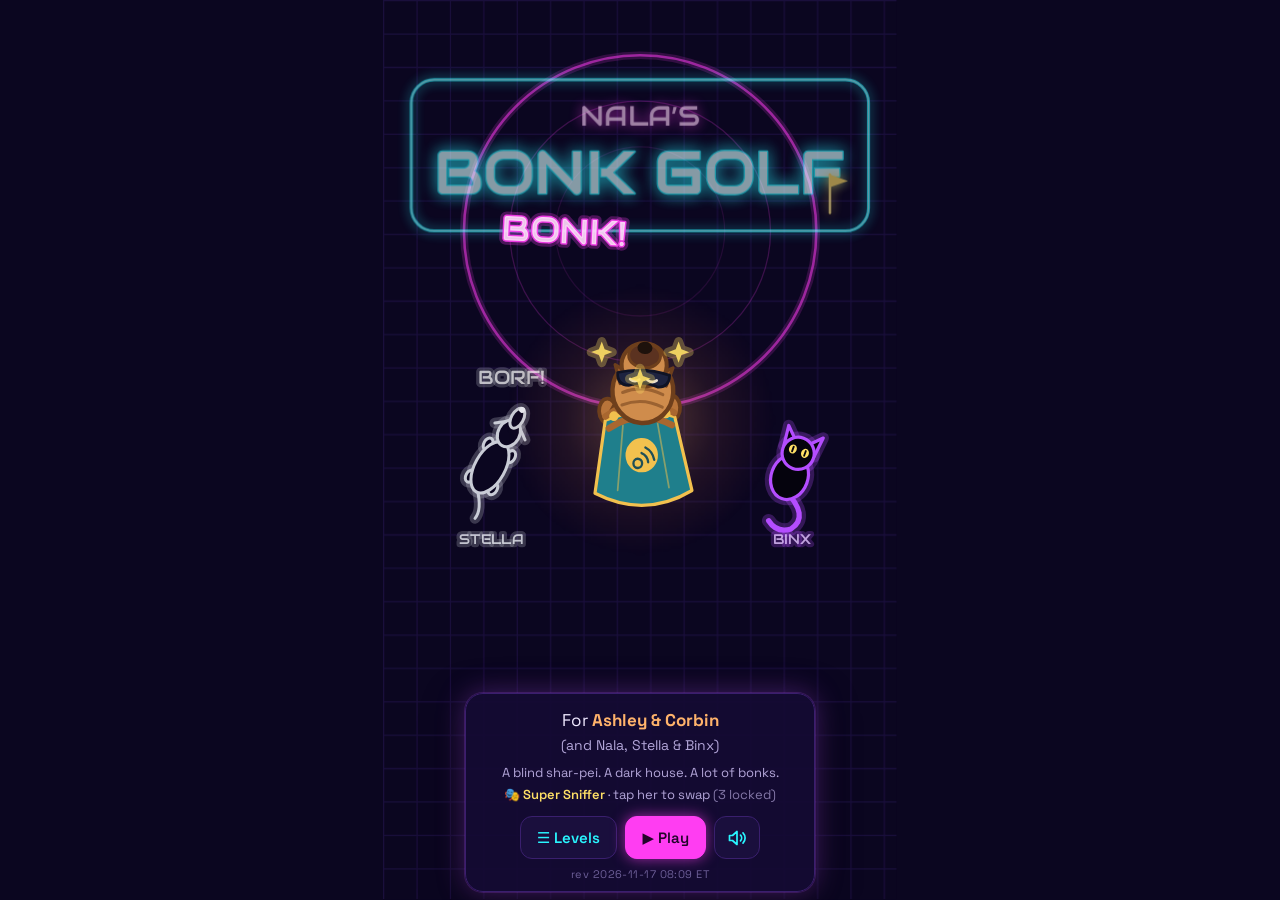
<file: NalaGolf/index.html>
<!DOCTYPE html>
<html lang="en">
<head>
<meta name="robots" content="noindex, nofollow">
<meta charset="utf-8">
<meta name="viewport" content="width=device-width,initial-scale=1,maximum-scale=1,user-scalable=no,viewport-fit=cover">
<title>Nala's Bonk Golf</title>
<meta name="description" content="A dark house, a blind shar-pei, and a lot of bonks. For Ashley & Corbin.">
<meta name="theme-color" content="#0b0620">
<link rel="manifest" href="manifest.webmanifest">
<link rel="icon" type="image/png" sizes="32x32" href="icons/favicon-32.png">
<link rel="apple-touch-icon" sizes="180x180" href="icons/apple-touch-icon.png">
<meta name="apple-mobile-web-app-capable" content="yes">
<meta name="mobile-web-app-capable" content="yes">
<meta name="apple-mobile-web-app-title" content="Nala Golf">
<meta name="apple-mobile-web-app-status-bar-style" content="black-translucent">
<link rel="preconnect" href="https://fonts.googleapis.com">
<link rel="preconnect" href="https://fonts.gstatic.com" crossorigin>
<link href="https://fonts.googleapis.com/css2?family=Audiowide&family=Space+Grotesk:wght@400;600;700&display=swap" rel="stylesheet">
<style>
:root{--ink:#0b0620;--bar:#120a2e;--line:#3a1f6e;--cyan:#29f6ff;--mag:#ff3df2;--yel:#ffe066;--pur:#b44dff;--nala:#ffb36b;--txt:#efe9ff;--dim:#b3a6d9}
html,body{margin:0;height:100%;background:var(--ink);overflow:hidden;touch-action:none;font-family:"Space Grotesk",system-ui,-apple-system,"Segoe UI",sans-serif;color:var(--txt);-webkit-user-select:none;user-select:none;-webkit-tap-highlight-color:transparent}
/* safe areas: #wrap's padding is read by resize() so the 400×700 world sits clear of the notch and home bar */
#wrap{position:fixed;inset:0;display:flex;align-items:center;justify-content:center;background:var(--ink);box-sizing:border-box;
  padding:env(safe-area-inset-top,0px) env(safe-area-inset-right,0px) env(safe-area-inset-bottom,0px) env(safe-area-inset-left,0px)}
canvas{display:block;touch-action:none}
#hud{position:fixed;display:flex;align-items:center;justify-content:flex-end;gap:6px;padding-right:8px;box-sizing:border-box;z-index:5;pointer-events:none}
#hud button{pointer-events:auto;width:38px;height:38px;border-radius:11px;border:1px solid var(--line);background:#1a0f3d;color:var(--cyan);display:flex;align-items:center;justify-content:center;padding:0;cursor:pointer;transition:background .2s,color .2s,border-color .2s}
#hud button:active{background:#2a1859}
#hud.off{display:none}
#hud button svg{width:21px;height:21px}
#hud.lit button{background:#efe3cb;border-color:#4a3426;color:#4a3426}
#ov{position:fixed;inset:0;display:flex;align-items:center;justify-content:center;background:rgba(5,2,18,.66);z-index:10;box-sizing:border-box;
  padding:calc(16px + env(safe-area-inset-top,0px)) calc(16px + env(safe-area-inset-right,0px)) calc(16px + env(safe-area-inset-bottom,0px)) calc(16px + env(safe-area-inset-left,0px))}
/* title + end cards sit low so the neon scene above stays visible */
#ov.front{background:transparent;align-items:flex-end;pointer-events:none;padding-bottom:calc(8px + env(safe-area-inset-bottom,0px))}
#ov.front .card{pointer-events:auto;background:rgba(20,10,51,.9)}
#ov.paper{background:rgba(40,26,14,.28)}
#ov.hidden{display:none}
.card{background:#140a33;border:1.5px solid var(--line);border-radius:18px;padding:20px 18px;max-width:350px;width:100%;box-shadow:0 0 0 1px rgba(180,77,255,.18),0 0 28px rgba(180,77,255,.35),0 12px 40px rgba(0,0,0,.6);max-height:90vh;overflow:auto;box-sizing:border-box}
.card h2{margin:2px 0 10px;font:400 22px/1.2 Audiowide,"Space Grotesk",sans-serif;color:var(--cyan);text-shadow:0 0 10px rgba(41,246,255,.55)}
.card .kicker{font:400 12px Audiowide,sans-serif;letter-spacing:.1em;text-transform:uppercase;color:var(--mag);text-shadow:0 0 8px rgba(255,61,242,.5)}
.bubble{background:#1a0f3d;border:1px solid var(--line);border-radius:14px;padding:12px 14px;line-height:1.45;font-size:15.5px;margin:8px 0 12px}
.bubble b{color:var(--nala)}
.small{font-size:13px;color:var(--dim);line-height:1.5}
.small b{color:var(--nala)}
.how{background:#0f0828;border:1px solid #24134d;border-radius:12px;padding:10px 12px;margin:10px 0;font-size:13px;line-height:1.55;color:#c9bfe8}
.how b{color:var(--cyan);font-weight:600}
.row{display:flex;flex-wrap:wrap;gap:8px;justify-content:center;margin-top:14px}
.row button{padding:11px 16px;border-radius:12px;border:1px solid var(--line);background:#1a0f3d;color:var(--cyan);font:600 15px "Space Grotesk",system-ui,sans-serif;cursor:pointer}
.row button.primary{background:var(--mag);border-color:var(--mag);color:#22052a;box-shadow:0 0 14px rgba(255,61,242,.6)}
.row button:disabled{opacity:.35}
.stats{list-style:none;padding:0;margin:10px 0;font-size:15px;line-height:1.75}
.stats b{color:var(--nala)}
.title{font:400 15px Audiowide,sans-serif;color:var(--yel);margin:4px 0 6px}
.set label{display:flex;align-items:center;justify-content:space-between;gap:10px;padding:9px 0;border-bottom:1px solid #24134d;font-size:15px}
.set label span{display:block}
.set label small{display:block;color:#8f84b5;font-size:12px;margin-top:2px}
.set input[type=checkbox]{width:22px;height:22px;accent-color:var(--mag);flex:none}
.set select{font:15px "Space Grotesk",sans-serif;background:#1a0f3d;color:var(--txt);border:1px solid var(--line);border-radius:8px;padding:4px 6px}
.set button{font:14px "Space Grotesk",sans-serif;background:#1a0f3d;color:var(--cyan);border:1px solid var(--line);border-radius:8px;padding:6px 12px}
.newbest{display:inline-block;padding:2px 8px;border-radius:8px;background:var(--yel);color:#2a1a0a;font:400 11px Audiowide,sans-serif;letter-spacing:.06em}
.rev{margin-top:12px;text-align:center;font-size:11px;color:#6d5f98;letter-spacing:.04em}
/* lights-on (Storybook Sketch) cards: the results card sits over the lit replay */
.card.paper{background:#f7efdf;border-color:#4a3426;color:#2b2420;box-shadow:0 6px 22px rgba(0,0,0,.28)}
.card.paper h2{color:#4a3426;text-shadow:none;margin:0;font-size:19px}
.card.paper .kicker{color:#b0523f;text-shadow:none}
.card.paper .title{color:#d42fc8;margin:0;font-size:13px}
.card.paper .small{color:#4a4038}
.card.paper .small b{color:#4a3426}
.card.paper .row button{background:#efe3cb;border-color:#4a3426;color:#4a3426}
.card.paper .row button.primary{background:var(--mag);border-color:#4a3426;color:#2a0626;box-shadow:none}
.card.paper .rev{color:#9a8a78}
.rhead{display:flex;align-items:baseline;justify-content:space-between;gap:8px;flex-wrap:wrap;margin:6px 0 10px}
.grid{display:flex;gap:4px;margin:6px 0 10px;padding:8px 0;border-top:1px dashed #c9ad86;border-bottom:1px dashed #c9ad86}
.grid div{flex:1;display:flex;flex-direction:column;align-items:center;gap:2px;min-width:0}
.grid b{font:400 20px Audiowide,sans-serif;color:#2b2420}
.grid span{font-size:11px;color:#4a4038;text-align:center;white-space:nowrap;overflow:hidden;text-overflow:ellipsis;max-width:100%}
.nbwrap{text-align:center;margin:-2px 0 8px}
.center{text-align:center}
.note{margin-top:10px;font-size:12px;color:#8f84b5}
.ded{text-align:center;font-size:17px;line-height:1.45;margin:2px 0 8px;color:var(--txt)}
.ded b{color:var(--nala);font-weight:700}
.ded span{font-size:14px;color:var(--dim)}
.lvls{display:flex;flex-direction:column;gap:7px;margin:10px 0 6px}
.lvl{display:flex;align-items:center;gap:12px;width:100%;padding:9px 12px;border-radius:12px;border:1px solid var(--line);background:#1a0f3d;color:var(--txt);text-align:left;cursor:pointer;font-family:inherit}
.lvl:active{background:#2a1859}
.lvl.done{border-color:rgba(41,246,255,.45)}
.lvl:disabled{opacity:.42;cursor:default}
.lvl .em{font-size:24px;width:30px;text-align:center;flex:none}
.lvl .tx{display:flex;flex-direction:column;gap:2px;min-width:0;flex:1}
.lvl .nm{font:400 15px Audiowide,"Space Grotesk",sans-serif;color:var(--cyan)}
.lvl .bs{font-size:12px;color:var(--dim)}
.lvl .ck{color:var(--yel);font-size:18px;flex:none}
.set input[type=range]{width:140px;accent-color:var(--mag)}
.endn{display:flex;flex-direction:column;align-items:center;margin:6px 0 4px}
.endn b{font:400 40px Audiowide,sans-serif;color:var(--yel);text-shadow:0 0 14px rgba(255,224,102,.55)}
.endn span{font-size:13px;color:var(--dim)}
.unlock{margin:10px 0 2px;padding:10px 12px;border:1.5px solid var(--yel);border-radius:12px;background:rgba(255,224,102,.08);text-align:center;font-size:15px;line-height:1.35;box-shadow:0 0 14px rgba(255,224,102,.25)}
.unlock b{color:var(--yel)}
.unlock small{display:block;font-size:12px;color:var(--dim);margin-top:4px}
.unlock .sub{font-size:12px;color:var(--txt);margin-top:8px;opacity:.85}
.rmx{color:#9ef7ff}
.tut{margin:10px 0;padding:10px 12px 8px;border:1.5px solid var(--cyan);border-radius:12px;background:rgba(41,246,255,.07);box-shadow:0 0 14px rgba(41,246,255,.2);font-size:14px;line-height:1.4}
.tut b{color:var(--cyan);font-family:Audiowide,sans-serif;font-weight:400}
.tut ul{margin:6px 0 0;padding-left:18px}.tut li{margin:3px 0;color:var(--txt)}.tut i{color:var(--yel);font-style:normal}
.cos{margin:2px 0 4px}
/* title card: kept short so Nala, Stella and Binx stay in view above it */
.card.titlecard{padding:14px 16px 10px}.titlecard .ded{margin:0 0 6px}.titlecard .row{margin-top:12px;flex-wrap:nowrap}.titlecard .rev{margin-top:8px}
.row button.icon{width:46px;padding:0;display:flex;align-items:center;justify-content:center;flex:none}.row button.icon svg{width:22px;height:22px}.row button.icon.off{color:var(--dim)}.cos b{color:var(--yel);font-weight:600}.cos span{opacity:.7}
</style>
</head>
<body>
<div id="wrap"><canvas id="c"></canvas></div>
<div id="hud">
  <button id="bDir" title="Directions" aria-label="Directions"><svg viewBox="0 0 22 22" fill="none" stroke="currentColor" stroke-width="1.7" stroke-linejoin="round"><path d="M3 6l5-2 6 2 5-2v13l-5 2-6-2-5 2z"/><path d="M8 4v13M14 6v13"/></svg></button>
  <button id="bRst" title="Restart this attempt" aria-label="Restart attempt"><svg viewBox="0 0 22 22" fill="none" stroke="currentColor" stroke-width="1.7" stroke-linecap="round"><path d="M5 11a6 6 0 1 0 2-4.5"/><path d="M5 3.5v4h4"/></svg></button>
  <button id="bSet" title="Workshop settings" aria-label="Settings"><svg viewBox="0 0 22 22" fill="none" stroke="currentColor" stroke-width="1.6" stroke-linecap="round"><circle cx="11" cy="11" r="3"/><path d="M11 2.5v2.6M11 16.9v2.6M2.5 11h2.6M16.9 11h2.6M5 5l1.8 1.8M15.2 15.2L17 17M5 17l1.8-1.8M15.2 6.8L17 5"/></svg></button>
</div>
<div id="ov" class="hidden"><div class="card" id="card"></div></div>
<script src="version.js?v=202611170809"></script>
<script src="levels.js?v=202611170809"></script>
<script src="audio.js?v=202611170809"></script>
<script src="game.js?v=202611170809"></script>
<script src="render.js?v=202611170809"></script>
</body>
</html>
</file>
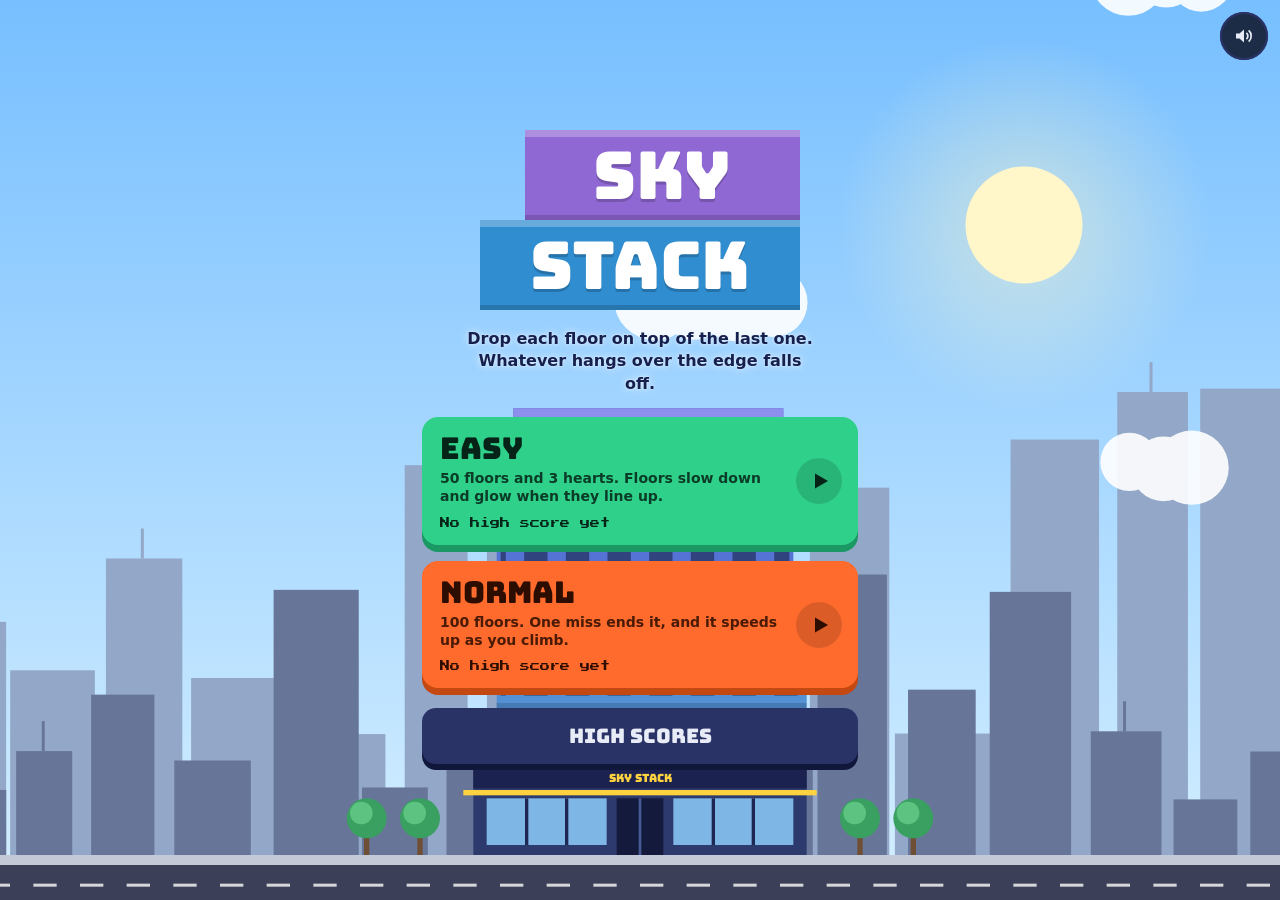
<file: sky-stack/index.html>
<!doctype html>
<html lang="en">
<head>
<meta name="robots" content="noindex, nofollow">
<meta charset="utf-8">
<meta name="viewport" content="width=device-width, initial-scale=1, maximum-scale=1, user-scalable=no, viewport-fit=cover">
<meta name="apple-mobile-web-app-capable" content="yes">
<meta name="mobile-web-app-capable" content="yes">
<meta name="apple-mobile-web-app-status-bar-style" content="black-translucent">
<meta name="apple-mobile-web-app-title" content="Sky Stack">
<meta name="theme-color" content="#0E1330">
<meta name="format-detection" content="telephone=no">
<meta name="description" content="Build a skyscraper one floor at a time. Tap to drop each floor and line it up with the one below.">
<title>Sky Stack</title>
<link rel="apple-touch-icon" href="apple-touch-icon.png">
<link rel="icon" type="image/svg+xml" href="data:image/svg+xml,%3Csvg xmlns='http://www.w3.org/2000/svg' viewBox='0 0 64 64'%3E%3Crect width='64' height='64' rx='14' fill='%230E1330'/%3E%3Crect x='12' y='46' width='40' height='10' fill='%234F9BE6'/%3E%3Crect x='15' y='35' width='37' height='10' fill='%237A7BEA'/%3E%3Crect x='15' y='24' width='33' height='10' fill='%23C46FD6'/%3E%3Crect x='19' y='13' width='29' height='10' fill='%23FF6F8E'/%3E%3C/svg%3E">
<style>
/* Fonts are embedded so the game needs no outside requests.
   Bungee: Copyright 2023 The Bungee Project Authors (https://github.com/djrrb/Bungee).
   Press Start 2P: Copyright 2012 The Press Start 2P Project Authors (cody@zone38.net), Reserved Font Name "Press Start 2P".
   Both are licensed under the SIL Open Font License 1.1: https://openfontlicense.org */
@font-face { font-family: "Bungee"; font-style: normal; font-weight: 400; font-display: swap;
  src: url([data-uri]) format("woff2"); }
@font-face { font-family: "Press Start 2P"; font-style: normal; font-weight: 400; font-display: swap;
  src: url([data-uri]) format("woff2"); }
</style>
<style>
:root {
  --night: #0E1330;
  --steel: #1C2452;
  --steel-edge: #11173A;
  --hazard: #FFD23F;
  --hazard-edge: #C99A12;
  --amber: #FFB43B;
  --go: #2FD08A;
  --go-edge: #1B9864;
  --safety: #FF6B2C;
  --safety-edge: #C44812;
  --concrete: #E8ECF7;
  --dim: #9AA3CC;
  --heart: #FF4F6D;
  --display: "Bungee", "Arial Black", Impact, system-ui, sans-serif;
  --led: "Press Start 2P", ui-monospace, Menlo, monospace;
  --ui: -apple-system, BlinkMacSystemFont, system-ui, "Segoe UI", Roboto, sans-serif;
  --safe-t: env(safe-area-inset-top, 0px);
  --safe-r: env(safe-area-inset-right, 0px);
  --safe-b: env(safe-area-inset-bottom, 0px);
  --safe-l: env(safe-area-inset-left, 0px);
}
* { box-sizing: border-box; margin: 0; padding: 0; }
html, body { height: 100%; overflow: hidden; background: var(--night); color: var(--concrete); }
body {
  position: fixed; inset: 0;
  font-family: var(--ui);
  -webkit-user-select: none; user-select: none;
  -webkit-touch-callout: none;
  -webkit-tap-highlight-color: transparent;
  -webkit-text-size-adjust: 100%;
  overscroll-behavior: none;
}
[hidden] { display: none !important; }
canvas#world { position: fixed; inset: 0; width: 100%; height: 100%; display: block; touch-action: none; }
button {
  font: inherit; color: inherit; border: 0; background: none; cursor: pointer;
  touch-action: manipulation; -webkit-tap-highlight-color: transparent;
}
button:focus-visible { outline: 3px solid var(--hazard); outline-offset: 3px; }

/* ---------- HUD ---------- */
#hud {
  position: fixed; left: 0; right: 0; top: 0; z-index: 5;
  display: grid; grid-template-columns: 1fr auto 1fr; align-items: start; gap: 8px;
  padding: calc(var(--safe-t) + 10px) calc(var(--safe-r) + 12px) 0 calc(var(--safe-l) + 12px);
  pointer-events: none;
}
.hud-left { justify-self: start; display: flex; flex-direction: column; gap: 8px; align-items: flex-start; }
.hud-right { justify-self: end; }
.led { font-family: var(--led); color: var(--amber); text-shadow: 0 0 10px rgba(255, 180, 59, .55); }
.scorebox {
  display: flex; flex-direction: column; gap: 6px; padding: 9px 10px 8px;
  border-radius: 10px; background: rgba(6, 8, 26, .8); box-shadow: inset 0 0 0 2px #262E5E;
}
.led-score { font-size: clamp(12px, 3.6vw, 18px); line-height: 1; }
.cap { font: 600 11px/1 var(--ui); color: var(--dim); }
.hearts { display: flex; gap: 4px; }
.heart { display: block; width: 26px; height: 26px; transition: transform .25s, opacity .25s; }
.heart svg { width: 100%; height: 100%; fill: var(--heart); stroke: rgba(6, 8, 26, .7); stroke-width: 1.5; }
.heart.lost { opacity: .35; transform: scale(.8); }
.heart.lost svg { fill: transparent; stroke: #fff; }
.elevator {
  display: flex; flex-direction: column; align-items: stretch; gap: 7px;
  padding: 10px 14px 9px 12px; border-radius: 12px;
  background: #06081A; box-shadow: inset 0 0 0 2px #2A3266, 0 5px 0 rgba(3, 5, 20, .45);
}
.elevator-row { display: flex; align-items: center; justify-content: space-between; gap: 10px; }
.elevator-arrow { width: 16px; height: 14px; fill: rgba(255, 180, 59, .22); transition: fill .15s; }
.elevator-arrow.on { fill: var(--amber); filter: drop-shadow(0 0 6px rgba(255, 180, 59, .85)); }
.led-floor { font-size: clamp(22px, min(8.4vw, 6.4vh), 44px); line-height: 1; min-width: 3ch; text-align: right; }
.elevator-row2 { display: flex; align-items: center; gap: 8px; }
.meter { flex: 1; height: 5px; border-radius: 3px; background: #1D2450; overflow: hidden; }
.meter i { display: block; height: 100%; background: var(--amber); transform-origin: left center; transform: scaleX(0); transition: transform .3s ease; }
.elevator-of { font: 600 11px/1 var(--ui); color: var(--dim); white-space: nowrap; }
.round-btn {
  width: 48px; height: 48px; border-radius: 50%; display: grid; place-items: center;
  background: rgba(6, 8, 26, .8); box-shadow: inset 0 0 0 2px #2A3266; pointer-events: auto;
}
.round-btn svg { width: 20px; height: 20px; fill: var(--concrete); }
.bump { animation: bump .28s ease-out; }
@keyframes bump { 40% { transform: scale(1.14); } }

.hint {
  position: fixed; left: 50%; top: calc(var(--safe-t) + 21%); z-index: 6; transform: translateX(-50%);
  padding: 10px 16px; border-radius: 999px; background: rgba(6, 8, 26, .72);
  font-family: var(--display); font-size: 16px; letter-spacing: .02em; color: #fff; white-space: nowrap;
  pointer-events: none; transition: opacity .4s;
}
.hint.fade { opacity: 0; }

/* ---------- Screens ---------- */
.screen {
  position: fixed; inset: 0; z-index: 10; display: flex; align-items: center; justify-content: center;
  padding: calc(var(--safe-t) + 14px) calc(var(--safe-r) + 14px) calc(var(--safe-b) + 14px) calc(var(--safe-l) + 14px);
}
.panel {
  position: relative; width: min(460px, 100%); max-height: 100%; overflow-y: auto; -webkit-overflow-scrolling: touch;
  touch-action: pan-y; background: rgba(13, 18, 46, .93); border-radius: 18px; padding: 28px 20px 20px;
  box-shadow: 0 22px 50px rgba(3, 5, 20, .5), inset 0 0 0 2px rgba(255, 255, 255, .05);
}
.panel::before {
  content: ""; position: absolute; left: 0; right: 0; top: 0; height: 9px; border-radius: 18px 18px 0 0;
  background: repeating-linear-gradient(-45deg, var(--hazard) 0 11px, #17161A 11px 22px);
}
.screen:not([hidden]) .panel { animation: rise .32s cubic-bezier(.2, .8, .3, 1); }
@keyframes rise { from { transform: translateY(24px); opacity: 0; } }
h2 { font-family: var(--display); font-weight: 400; text-transform: uppercase; font-size: 26px; line-height: 1.1; text-align: center; color: var(--hazard); }
.btn {
  display: flex; align-items: center; justify-content: center; gap: 10px; width: 100%; min-height: 56px;
  padding: 12px 18px; border-radius: 14px; font-family: var(--display); font-size: 20px; text-transform: uppercase;
  color: #2B1E00; background: var(--hazard); box-shadow: 0 6px 0 var(--hazard-edge);
  transition: transform .07s ease, box-shadow .07s ease;
}
.btn:active { transform: translateY(5px); box-shadow: 0 1px 0 var(--hazard-edge); }
.btn-quiet { color: var(--concrete); background: #2A3366; box-shadow: 0 6px 0 var(--steel-edge); }
.btn-quiet:active { box-shadow: 0 1px 0 var(--steel-edge); }
.btn-text { width: 100%; min-height: 44px; font: 600 15px/1.2 var(--ui); color: var(--dim); text-decoration: underline; text-underline-offset: 3px; }
.stack-gap > * + * { margin-top: 14px; }

/* ---------- Menu ---------- */
.menu { width: min(440px, 100%); max-height: 100%; overflow-y: auto; touch-action: pan-y; padding: 4px 2px 10px; }
.title { margin: 0 auto 18px; width: min(320px, 82%); font-family: var(--display); font-weight: 400; line-height: 1; text-transform: uppercase; }
.title-floor {
  position: relative; display: block; padding: 13px 0 11px; text-align: center; color: #fff;
  font-size: clamp(42px, 13vw, 66px); text-shadow: 0 3px 0 rgba(0, 0, 0, .18);
  box-shadow: inset 0 7px 0 rgba(255, 255, 255, .26), inset 0 -5px 0 rgba(0, 0, 0, .16);
}
.title-sky { width: 86%; margin-left: 14%; background: hsl(262 56% 62%); }
.title-stack { background: hsl(205 62% 50%); }
.title-chip {
  position: absolute; top: 0; left: 100%; width: 16.3%; height: 100%; background: hsl(262 56% 62%);
  box-shadow: inset 0 7px 0 rgba(255, 255, 255, .26), inset 0 -5px 0 rgba(0, 0, 0, .16);
  transform-origin: 0 0;
}
.title-chip.drop { animation: chip 1s .55s cubic-bezier(.5, 0, .9, .6) forwards; }
@keyframes chip { to { transform: translate(18px, 150px) rotate(32deg); opacity: 0; } }
.tagline { max-width: 32ch; margin: 0 auto 22px; text-align: center; font-size: 16px; font-weight: 600; line-height: 1.4; color: #16204F; text-shadow: 0 0 8px rgba(236, 246, 255, .95), 0 0 2px rgba(236, 246, 255, .95); }
.modes { display: grid; gap: 16px; margin-bottom: 20px; }
.mode {
  position: relative; display: grid; grid-template-columns: 1fr auto; align-items: center; column-gap: 12px;
  width: 100%; padding: 16px 16px 15px 18px; text-align: left; border-radius: 16px;
  color: #052417; background: var(--go); box-shadow: 0 7px 0 var(--go-edge);
  transition: transform .07s ease, box-shadow .07s ease;
}
.mode:active { transform: translateY(6px); box-shadow: 0 1px 0 var(--go-edge); }
.mode-normal { color: #2C0D00; background: var(--safety); box-shadow: 0 7px 0 var(--safety-edge); }
.mode-normal:active { box-shadow: 0 1px 0 var(--safety-edge); }
.mode-name { grid-column: 1; font-family: var(--display); font-size: 30px; line-height: 1; text-transform: uppercase; }
.mode-desc { grid-column: 1; margin-top: 6px; font-size: 14px; font-weight: 600; line-height: 1.3; opacity: .86; }
.mode-best { grid-column: 1; margin-top: 10px; font-family: var(--led); font-size: 10px; line-height: 1.4; }
.mode-play { grid-column: 2; grid-row: 1 / span 3; width: 46px; height: 46px; border-radius: 50%; background: rgba(0, 0, 0, .14); display: grid; place-items: center; }
.mode-play svg { width: 20px; height: 20px; fill: currentColor; margin-left: 3px; }
.btn-sound { position: fixed; z-index: 11; top: calc(var(--safe-t) + 12px); right: calc(var(--safe-r) + 12px); }
.btn-sound .off { display: none; }
.btn-sound[aria-pressed="false"] .on { display: none; }
.btn-sound[aria-pressed="false"] .off { display: block; }

/* ---------- Results ---------- */
#results { align-items: flex-end; }
.results-panel { padding-top: 26px; }
.res-score { margin: 12px 0 14px; text-align: center; font-family: var(--led); font-size: clamp(30px, 10vw, 42px); line-height: 1; color: var(--amber); text-shadow: 0 0 14px rgba(255, 180, 59, .5); }
.tally { display: grid; grid-template-columns: repeat(3, 1fr); gap: 8px; margin-bottom: 16px; }
.tally > div { padding: 9px 6px 8px; border-radius: 10px; background: rgba(255, 255, 255, .05); text-align: center; }
.tally dt { font-size: 12px; font-weight: 600; color: var(--dim); }
.tally dd { margin-top: 5px; font-family: var(--display); font-size: 18px; line-height: 1; color: var(--concrete); }
.tally .pts { display: block; margin-top: 5px; font-family: var(--led); font-size: 9px; color: var(--amber); }
.res-note { margin: -4px 0 14px; text-align: center; font-size: 14px; color: var(--dim); }
.entry { text-align: center; }
.entry-title { font-family: var(--display); font-size: 21px; line-height: 1.15; text-transform: uppercase; color: var(--go); }
.entry-sub { margin-top: 4px; font-size: 14px; color: var(--dim); }
.initials { display: flex; justify-content: center; gap: 12px; margin: 14px 0 18px; }
.slot { display: flex; flex-direction: column; align-items: center; gap: 7px; }
.slot .arrow {
  width: 66px; height: 44px; border-radius: 12px; display: grid; place-items: center;
  background: #2A3366; box-shadow: 0 4px 0 var(--steel-edge); transition: transform .06s, box-shadow .06s;
}
.slot .arrow:active { transform: translateY(3px); box-shadow: 0 1px 0 var(--steel-edge); }
.slot .arrow svg { width: 18px; height: 14px; fill: var(--concrete); }
.slot .letter {
  width: 66px; height: 74px; border-radius: 12px; background: #06081A; box-shadow: inset 0 0 0 3px #2A3266;
  font-family: var(--led); font-size: 32px; line-height: 1; color: var(--amber); text-shadow: 0 0 10px rgba(255, 180, 59, .5);
}
.slot.active .letter { box-shadow: inset 0 0 0 3px var(--amber), 0 0 18px rgba(255, 180, 59, .35); }
.slot.active .letter span { animation: blink 1s steps(2, start) infinite; }
@keyframes blink { 50% { opacity: .25; } }
.res-actions { display: grid; grid-template-columns: 1fr 1fr; gap: 12px; margin-top: 4px; }
.res-actions .btn { padding: 12px 8px; font-size: 17px; white-space: nowrap; }
.res-actions .btn-text { grid-column: 1 / -1; }

/* ---------- Leaderboard ---------- */
.board { list-style: none; font-family: var(--led); font-size: 13px; line-height: 1; }
.board li { display: grid; grid-template-columns: 34px 52px 1fr 64px; gap: 8px; align-items: center; padding: 9px 8px; border-radius: 8px; }
.board li:nth-child(odd) { background: rgba(255, 255, 255, .045); }
.board .rk { color: var(--dim); }
.board .nm { color: var(--concrete); }
.board .sc { text-align: right; color: var(--amber); }
.board .fl { text-align: right; color: var(--dim); }
.board .fl b { font: 700 12px/1 var(--ui); color: var(--hazard); margin-left: 2px; }
.board li.r1 .rk, .board li.r1 .nm { color: #FFD23F; }
.board li.r2 .rk, .board li.r2 .nm { color: #D9E2F2; }
.board li.r3 .rk, .board li.r3 .nm { color: #F0A35E; }
.board li.empty { opacity: .32; }
.board li.new { background: rgba(255, 210, 63, .2); box-shadow: inset 0 0 0 2px rgba(255, 210, 63, .7); }
.board li.new .nm, .board li.new .sc { animation: blink .7s steps(2, start) 8; }
.board-head { display: grid; grid-template-columns: 34px 52px 1fr 64px; gap: 8px; padding: 0 8px 8px; font-size: 12px; font-weight: 600; color: var(--dim); }
.board-head span:nth-child(3), .board-head span:nth-child(4) { text-align: right; }
.mini { margin-bottom: 16px; font-size: 11px; }
.mini li { padding: 7px 8px; }
.tabs { display: grid; grid-template-columns: 1fr 1fr; gap: 10px; margin: 16px 0 14px; }
.tab {
  min-height: 46px; border-radius: 12px; font-family: var(--display); font-size: 17px; text-transform: uppercase;
  color: var(--dim); background: #1F2756;
}
.tab[aria-selected="true"][data-tab="easy"] { color: #052417; background: var(--go); }
.tab[aria-selected="true"][data-tab="normal"] { color: #2C0D00; background: var(--safety); }
.scores-foot { display: grid; gap: 6px; margin-top: 16px; }
.note { margin-top: 10px; text-align: center; font-size: 13px; line-height: 1.4; color: var(--dim); }
.pause-panel { width: min(360px, 100%); }
.pause-panel .btn { margin-top: 16px; }

/* Landscape: results sit to the right so the finished tower has room on the left. */
@media (min-aspect-ratio: 5/4) {
  #results { align-items: center; justify-content: flex-end; }
  .results-panel { width: min(420px, 52%); }
}
/* Short screens (phones in landscape, small phones) */
@media (max-height: 700px) {
  .panel { padding: 22px 16px 16px; }
  .res-score { margin: 8px 0 10px; font-size: 28px; }
  .tally { margin-bottom: 12px; }
  .initials { margin: 10px 0 12px; }
  .slot .arrow { height: 38px; }
  .slot .letter { height: 58px; font-size: 26px; }
  .mini li { padding: 5px 8px; }
  .title { margin-bottom: 12px; }
  .title-floor { font-size: clamp(34px, 11vw, 52px); padding: 10px 0 8px; }
  .tagline { margin-bottom: 14px; font-size: 15px; }
  .modes { gap: 12px; margin-bottom: 14px; }
  .mode { padding: 12px 14px 12px 16px; }
  .mode-name { font-size: 25px; }
}
@media (max-height: 460px) {
  .hint { top: calc(var(--safe-t) + 30%); }
  .heart { width: 22px; height: 22px; }
  .elevator { padding: 7px 12px 7px 10px; gap: 5px; }
  .scorebox { padding: 7px 9px 6px; }
  h2 { font-size: 21px; }
  .res-score { margin: 6px 0 10px; font-size: 24px; }
  .tally, .entry-sub { display: none; }
  .initials { margin: 8px 0 10px; gap: 10px; }
  .slot { gap: 5px; }
  .slot .arrow { width: 58px; height: 32px; }
  .slot .letter { width: 58px; height: 46px; font-size: 22px; }
  .btn { min-height: 46px; font-size: 18px; }
  .btn-text { min-height: 36px; }
}
/* Phones in landscape: title on the left, buttons on the right. */
@media (max-height: 520px) and (min-aspect-ratio: 4/3) {
  .menu { width: min(860px, 100%); display: grid; grid-template-columns: 1fr 1.1fr; gap: 24px; align-items: center; }
  .title { width: min(300px, 90%); }
  .tagline { margin-bottom: 0; }
  .modes { gap: 12px; margin-bottom: 14px; }
  .mode-desc { font-size: 13px; }
  .btn-sound { top: auto; right: auto; bottom: calc(var(--safe-b) + 12px); left: calc(var(--safe-l) + 12px); }
}
@media (prefers-reduced-motion: reduce) {
  .screen:not([hidden]) .panel, .bump { animation: none; }
  .title-chip { display: none; }
  .slot.active .letter span, .board li.new .nm, .board li.new .sc { animation: none; }
}
</style>
</head>
<body>
<canvas id="world" aria-label="Sky Stack. Tap anywhere to drop the moving floor."></canvas>

<div id="hud" hidden>
  <div class="hud-left">
    <div class="scorebox"><span class="led led-score" id="hudScore">0</span><span class="cap">score</span></div>
    <div class="hearts" id="hudHearts" hidden></div>
  </div>
  <div class="elevator" aria-live="polite">
    <div class="elevator-row">
      <svg class="elevator-arrow" id="hudArrow" viewBox="0 0 16 14" aria-hidden="true"><path d="M8 0l8 14H0z"/></svg>
      <span class="led led-floor" id="hudFloor">0</span>
    </div>
    <div class="elevator-row2"><span class="meter"><i id="hudMeter"></i></span><span class="elevator-of" id="hudTarget">of 50</span></div>
  </div>
  <div class="hud-right">
    <button class="round-btn" id="btnPause" aria-label="Pause"><svg viewBox="0 0 20 20" aria-hidden="true"><rect x="4" y="3" width="4.5" height="14" rx="1.2"/><rect x="11.5" y="3" width="4.5" height="14" rx="1.2"/></svg></button>
  </div>
</div>
<div class="hint" id="hint" hidden></div>

<section class="screen" id="menu">
  <div class="menu">
    <div class="menu-head">
      <h1 class="title" aria-label="Sky Stack">
        <span class="title-floor title-sky" aria-hidden="true">Sky<i class="title-chip" id="titleChip"></i></span>
        <span class="title-floor title-stack" aria-hidden="true">Stack</span>
      </h1>
      <p class="tagline">Drop each floor on top of the last one. Whatever hangs over the edge falls off.</p>
    </div>
    <div class="menu-actions">
    <div class="modes">
      <button class="mode mode-easy" data-mode="easy">
        <span class="mode-name">Easy</span>
        <span class="mode-desc">50 floors and 3 hearts. Floors slow down and glow when they line up.</span>
        <span class="mode-best" id="bestEasy"></span>
        <span class="mode-play" aria-hidden="true"><svg viewBox="0 0 20 20"><path d="M4 2.5v15L17 10z"/></svg></span>
      </button>
      <button class="mode mode-normal" data-mode="normal">
        <span class="mode-name">Normal</span>
        <span class="mode-desc">100 floors. One miss ends it, and it speeds up as you climb.</span>
        <span class="mode-best" id="bestNormal"></span>
        <span class="mode-play" aria-hidden="true"><svg viewBox="0 0 20 20"><path d="M4 2.5v15L17 10z"/></svg></span>
      </button>
    </div>
    <button class="btn btn-quiet" id="btnScores">High scores</button>
    </div>
  </div>
  <button class="round-btn btn-sound" id="btnSound" aria-label="Sound" aria-pressed="true">
    <svg class="on" viewBox="0 0 20 20" aria-hidden="true"><path d="M2 7.5h3.5L10 3.5v13l-4.5-4H2z"/><path d="M13 6.2a5 5 0 0 1 0 7.6l-1.2-1.3a3.3 3.3 0 0 0 0-5z"/><path d="M15.3 3.8a8.4 8.4 0 0 1 0 12.4l-1.2-1.2a6.7 6.7 0 0 0 0-10z"/></svg>
    <svg class="off" viewBox="0 0 20 20" aria-hidden="true"><path d="M2 7.5h3.5L10 3.5v13l-4.5-4H2z"/><path d="M12.6 7.2l1.2-1.2 2 2 2-2 1.2 1.2-2 2 2 2-1.2 1.2-2-2-2 2-1.2-1.2 2-2z"/></svg>
  </button>
</section>

<section class="screen" id="pause" hidden>
  <div class="panel pause-panel">
    <h2>Paused</h2>
    <button class="btn" id="btnResume">Resume</button>
    <button class="btn btn-quiet" id="btnQuit">Quit to menu</button>
  </div>
</section>

<section class="screen" id="results" hidden>
  <div class="panel results-panel" id="resultsPanel">
    <h2 id="resTitle">Game over</h2>
    <div class="res-score" id="resScore">0</div>
    <dl class="tally">
      <div><dt>Floors</dt><dd id="resFloors">0</dd><span class="pts" id="resFloorsPts">+0</span></div>
      <div><dt>Perfect</dt><dd id="resPerfect">0</dd><span class="pts" id="resPerfectPts">+0</span></div>
      <div><dt>Top-out</dt><dd id="resTop">–</dd><span class="pts" id="resTopPts">&nbsp;</span></div>
    </dl>
    <p class="res-note" id="resNote" hidden></p>
    <div class="entry" id="entry" hidden>
      <p class="entry-title">New high score! <span id="entryRank">#1</span></p>
      <p class="entry-sub">Pick your initials</p>
      <div class="initials" id="initials"></div>
      <button class="btn" id="btnSave">Save score</button>
      <button class="btn-text" id="btnSkip">Don’t save</button>
    </div>
    <ol class="board mini" id="miniBoard" hidden></ol>
    <div class="res-actions" id="resActions" hidden>
      <button class="btn" id="btnAgain">Play again</button>
      <button class="btn btn-quiet" id="btnMenu">Menu</button>
      <button class="btn-text" id="btnResScores">High scores</button>
    </div>
  </div>
</section>

<section class="screen" id="scores" hidden>
  <div class="panel">
    <h2>High scores</h2>
    <div class="tabs" role="tablist">
      <button class="tab" role="tab" data-tab="easy" aria-selected="true">Easy</button>
      <button class="tab" role="tab" data-tab="normal" aria-selected="false">Normal</button>
    </div>
    <div class="board-head" aria-hidden="true"><span>#</span><span>Name</span><span>Score</span><span>Floor</span></div>
    <ol class="board" id="board"></ol>
    <div class="scores-foot">
      <button class="btn" id="btnScoresBack">Back</button>
      <button class="btn-text" id="btnReset">Clear Easy scores</button>
    </div>
    <p class="note" id="storageNote">Scores are saved on this device.</p>
  </div>
</section>

<noscript><p style="position:fixed;inset:0;display:grid;place-items:center;padding:24px;text-align:center">Sky Stack needs JavaScript turned on.</p></noscript>

<script>
(() => {
'use strict';

/* =====================================================================
   Tunables. World units: the lobby and first floor are 100 wide and
   each floor is 18 tall, so difficulty is the same on every screen.
   ===================================================================== */
const BASE_W = 100;          // width of the lobby and the first floor
const FH = 18;               // floor height
const LOBBY_H = 26;          // ground-floor lobby height
const SWING = 75;            // how far the moving floor travels either side of the tower
const TAP_COOLDOWN = 0.22;   // a new floor ignores taps this long (stops accidental double taps)
const ENTER_TIME = 0.2;      // fly-in animation for each new floor
const BOARD_SIZE = 10;       // leaderboard rows per mode
const MENU_SKY = 0.06;

const MODES = {
  easy: {
    id: 'easy', name: 'Easy', floors: 50, lives: 3,
    speedStart: 48, speedEnd: 70,                 // world units per second
    perfect: 9,                                   // offset that still counts as a perfect drop
    growAfter: 2, grow: 8,                        // perfect streak that regrows the floor, and by how much
    magnet: { radius: 32, slowStart: 0.30, slowEnd: 0.42 }, // slows down over the tower
    glow: true,                                   // target outline + glow when lined up
    hint: 'Tap when the floor glows',
  },
  normal: {
    id: 'normal', name: 'Normal', floors: 100, lives: 1,
    speedStart: 75, speedEnd: 200,
    perfect: 3,
    growAfter: 3, grow: 3,
    magnet: null,
    glow: false,
    hint: 'Tap when it lines up',
  },
};
const POINTS = { floor: 10, perfect: 10, maxMultiplier: 5, topOut: 500, perWidthPct: 5, perHeart: 100 };

/* ---------- helpers ---------- */
const $ = (id) => document.getElementById(id);
const clamp = (v, a, b) => (v < a ? a : v > b ? b : v);
const lerp = (a, b, t) => a + (b - a) * t;
const smoothstep = (a, b, x) => { const t = clamp((x - a) / (b - a), 0, 1); return t * t * (3 - 2 * t); };
const easeOutCubic = (t) => 1 - Math.pow(1 - t, 3);
const easeInOutCubic = (t) => (t < 0.5 ? 4 * t * t * t : 1 - Math.pow(-2 * t + 2, 3) / 2);
const fmt = (n) => Math.round(n).toLocaleString('en-US');
const rand = (a, b) => a + Math.random() * (b - a);
function mulberry32(seed) {
  let a = seed | 0;
  return () => {
    a = (a + 0x6D2B79F5) | 0;
    let t = Math.imul(a ^ (a >>> 15), 1 | a);
    t = (t + Math.imul(t ^ (t >>> 7), 61 | t)) ^ t;
    return ((t ^ (t >>> 14)) >>> 0) / 4294967296;
  };
}
function hash2(a, b) {
  let h = Math.imul(a | 0, 374761393) ^ Math.imul((b | 0) + 7919, 668265263);
  h = Math.imul(h ^ (h >>> 13), 1274126177);
  return ((h ^ (h >>> 16)) >>> 0) / 4294967296;
}
const hexRgb = (h) => { const n = parseInt(h.slice(1), 16); return [(n >> 16) & 255, (n >> 8) & 255, n & 255]; };
const mix = (a, b, t) => [lerp(a[0], b[0], t), lerp(a[1], b[1], t), lerp(a[2], b[2], t)];
const rgba = (c, a = 1) => `rgba(${c[0] | 0},${c[1] | 0},${c[2] | 0},${a})`;
const hsla = (h, s, l, a = 1) => `hsla(${h.toFixed(1)},${s}%,${l.toFixed(1)}%,${a})`;
const reduceMotion = !!(window.matchMedia && matchMedia('(prefers-reduced-motion: reduce)').matches);

/* ---------- storage (localStorage, with an in-memory fallback) ---------- */
const store = (() => {
  const PREFIX = 'skystack.v1.';
  const mem = {};
  let ok = false;
  try { localStorage.setItem(PREFIX + 'probe', '1'); localStorage.removeItem(PREFIX + 'probe'); ok = true; } catch (e) { ok = false; }
  return {
    get ok() { return ok; },
    get(key, fallback) {
      if (key in mem) return mem[key];
      if (ok) {
        try { const raw = localStorage.getItem(PREFIX + key); if (raw != null) return (mem[key] = JSON.parse(raw)); } catch (e) { /* ignore */ }
      }
      return fallback;
    },
    set(key, value) {
      mem[key] = value;
      if (!ok) return false;
      try { localStorage.setItem(PREFIX + key, JSON.stringify(value)); return true; } catch (e) { return false; }
    },
  };
})();

function cleanList(list) {
  if (!Array.isArray(list)) return [];
  return list.filter((e) => e && typeof e.s === 'number' && typeof e.n === 'string').slice(0, BOARD_SIZE);
}
const boards = (() => {
  const b = store.get('scores', null) || {};
  return { easy: cleanList(b.easy), normal: cleanList(b.normal) };
})();
const saveBoards = () => store.set('scores', boards);
function qualifyingRank(modeId, score) {
  if (score <= 0) return -1;
  const list = boards[modeId];
  let r = list.findIndex((e) => score > e.s);
  if (r === -1) r = list.length;
  return r < BOARD_SIZE ? r : -1;
}
function insertScore(modeId, entry) {
  const r = qualifyingRank(modeId, entry.s);
  if (r < 0) return -1;
  const list = boards[modeId];
  list.splice(r, 0, entry);
  if (list.length > BOARD_SIZE) list.length = BOARD_SIZE;
  saveBoards();
  return r;
}
let persistAsked = false;
function askPersist() {
  if (persistAsked) return;
  persistAsked = true;
  try { if (navigator.storage && navigator.storage.persist) navigator.storage.persist().catch(() => {}); } catch (e) { /* ignore */ }
}

/* ---------- sound (synthesized, no files) ---------- */
const sound = {
  ctx: null, out: null, noiseBuf: null, on: store.get('sound', true) !== false,
  ensure() {
    if (!this.ctx) {
      const AC = window.AudioContext || window.webkitAudioContext;
      if (!AC) return null;
      try { this.ctx = new AC(); } catch (e) { return null; }
      this.out = this.ctx.createGain();
      this.out.gain.value = 0.55;
      this.out.connect(this.ctx.destination);
      const len = Math.floor(this.ctx.sampleRate * 0.6);
      this.noiseBuf = this.ctx.createBuffer(1, len, this.ctx.sampleRate);
      const d = this.noiseBuf.getChannelData(0);
      for (let i = 0; i < len; i++) d[i] = Math.random() * 2 - 1;
    }
    if (this.ctx.state !== 'running') this.ctx.resume().catch(() => {});
    return this.ctx;
  },
  unlock() {
    const c = this.ensure();
    if (!c) return;
    try { const b = c.createBuffer(1, 1, 22050); const s = c.createBufferSource(); s.buffer = b; s.connect(c.destination); s.start(0); } catch (e) { /* ignore */ }
  },
  ready() { return this.on && this.ctx && this.ctx.state === 'running'; },
  tone(f, dur, o = {}) {
    if (!this.ready()) return;
    const { type = 'sine', vol = 0.25, at = 0, to = null, attack = 0.005 } = o;
    const c = this.ctx, t = c.currentTime + at;
    const osc = c.createOscillator(), g = c.createGain();
    osc.type = type;
    osc.frequency.setValueAtTime(f, t);
    if (to) osc.frequency.exponentialRampToValueAtTime(to, t + dur);
    g.gain.setValueAtTime(0.0001, t);
    g.gain.exponentialRampToValueAtTime(vol, t + attack);
    g.gain.exponentialRampToValueAtTime(0.0001, t + dur);
    osc.connect(g); g.connect(this.out);
    osc.start(t); osc.stop(t + dur + 0.03);
  },
  noise(dur, o = {}) {
    if (!this.ready()) return;
    const { vol = 0.2, at = 0, freq = 1200, q = 0.8, type = 'bandpass' } = o;
    const c = this.ctx, t = c.currentTime + at;
    const s = c.createBufferSource(); s.buffer = this.noiseBuf;
    const fl = c.createBiquadFilter(); fl.type = type; fl.frequency.value = freq; fl.Q.value = q;
    const g = c.createGain();
    g.gain.setValueAtTime(vol, t);
    g.gain.exponentialRampToValueAtTime(0.0001, t + dur);
    s.connect(fl); fl.connect(g); g.connect(this.out);
    s.start(t); s.stop(t + dur + 0.03);
  },
  place() { this.tone(150, 0.14, { vol: 0.5, to: 70 }); this.noise(0.05, { vol: 0.1, freq: 2600 }); },
  trim() { this.tone(125, 0.17, { type: 'triangle', vol: 0.42, to: 58 }); this.noise(0.2, { vol: 0.24, freq: 850, q: 0.6 }); },
  perfect(streak) {
    const notes = [523.25, 587.33, 659.25, 783.99, 880, 1046.5, 1174.66, 1318.51, 1567.98, 1760];
    const f = notes[Math.min(streak - 1, notes.length - 1)];
    this.tone(f, 0.5, { vol: 0.3 });
    this.tone(f * 2, 0.28, { type: 'triangle', vol: 0.07 });
    this.tone(150, 0.12, { vol: 0.32, to: 80 });
  },
  grow() { this.tone(660, 0.16, { type: 'square', vol: 0.05, at: 0.06, to: 1320 }); },
  miss() { this.tone(430, 0.65, { type: 'sawtooth', vol: 0.1, to: 70 }); this.noise(0.4, { vol: 0.14, freq: 480, at: 0.3 }); },
  over() { [392, 329.63, 261.63].forEach((f, i) => this.tone(f, 0.34, { type: 'triangle', vol: 0.24, at: 0.25 + i * 0.2 })); },
  complete() {
    [523.25, 659.25, 783.99, 1046.5, 1318.51].forEach((f, i) => this.tone(f, 0.5, { type: 'triangle', vol: 0.22, at: i * 0.11 }));
    this.tone(1046.5, 1.3, { vol: 0.16, at: 0.6 });
  },
  pop() { this.noise(0.3, { vol: 0.16, freq: 700, q: 0.5 }); this.tone(rand(500, 900), 0.18, { type: 'square', vol: 0.025, to: 200 }); },
  click() { this.tone(660, 0.06, { type: 'square', vol: 0.045 }); },
  blip(i) { this.tone(392 + i * 14, 0.05, { type: 'square', vol: 0.045 }); },
  saved() { [783.99, 1046.5].forEach((f, i) => this.tone(f, 0.25, { type: 'triangle', vol: 0.2, at: i * 0.09 })); },
};

/* ---------- canvas & camera ---------- */
const canvas = $('world');
const ctx = canvas.getContext('2d');
const view = { w: 1, h: 1, dpr: 1, s: 1 };
const cam = { x: 0, y: 0, z: 1 };            // y = world height at the bottom of the screen
const S = () => view.s * cam.z;
const sx = (x) => view.w / 2 + (x - cam.x) * S();
const sy = (y) => view.h - (y - cam.y) * S();
const env = { p: 0, top: [0, 0, 0], bot: [0, 0, 0], nf: 0, stars: 0, t: 0 };

/* ---------- world decoration ---------- */
const SKY_KEYS = [
  [0.00, '#86C8FF', '#DFF3FF'],
  [0.30, '#3F9BFF', '#AEE0FF'],
  [0.52, '#5F6FE0', '#FFC78E'],
  [0.70, '#3B2D7D', '#FF8C6E'],
  [0.85, '#141A4F', '#4B3588'],
  [1.00, '#03051A', '#141C55'],
].map(([p, a, b]) => [p, hexRgb(a), hexRgb(b)]);
function skyAt(p) {
  for (let i = 1; i < SKY_KEYS.length; i++) {
    const [p1, a1, b1] = SKY_KEYS[i];
    if (p <= p1) {
      const [p0, a0, b0] = SKY_KEYS[i - 1];
      const t = (p - p0) / (p1 - p0);
      return [mix(a0, a1, t), mix(b0, b1, t)];
    }
  }
  const last = SKY_KEYS[SKY_KEYS.length - 1];
  return [last[1], last[2]];
}
const stars = Array.from({ length: 150 }, (_, i) => { const r = mulberry32(1000 + i); return { x: r(), y: r(), s: 0.7 + r() * 1.6, ph: r() * 6.28 }; });
function genSkyline(seed, minH, maxH, minW, maxW) {
  const r = mulberry32(seed);
  const out = [];
  let x = -1100;
  while (x < 1100) {
    const w = lerp(minW, maxW, r());
    out.push({ x, w, h: lerp(minH, maxH, Math.pow(r(), 1.3)), seed: (r() * 1e6) | 0, mast: r() > 0.82 });
    x += w + lerp(1, 7, r());
  }
  return out;
}
const skyFar = genSkyline(11, 45, 150, 16, 36);
const skyNear = genSkyline(29, 22, 100, 14, 30);
let clouds = [];
function genClouds(floors) {
  const topY = LOBBY_H + floors * FH;
  const r = mulberry32(77 + floors);
  const n = 18;
  clouds = [];
  for (let i = 0; i < n; i++) {
    const puffs = [];
    const k = 3 + Math.floor(r() * 3);
    for (let j = 0; j < k; j++) puffs.push({ dx: (j - (k - 1) / 2) * lerp(7, 10, r()), dy: lerp(-2, 3, r()), r: lerp(6, 11, r()) });
    clouds.push({ x: lerp(-330, 330, r()), y: lerp(95, topY * 0.94, (i + r()) / n), v: lerp(2, 6, r()) * (r() < 0.5 ? -1 : 1), s: lerp(0.8, 1.5, r()), puffs });
  }
}

/* ---------- game state ---------- */
const LOBBY = { x: -50, w: 100, ox: -50 };
const game = {
  phase: 'menu',              // menu | play | pause | ending | results
  mode: MODES.easy,
  floors: [], block: null, pieces: [], sparks: [], popups: [], confetti: [], fireworks: [], shells: [],
  score: 0, perfects: 0, perfectBonus: 0, topBonus: 0, streak: 0, bestStreak: 0, lives: 1,
  completed: false, roof: null,
  time: 0, clock: 0, spawnIn: 0, endIn: 0, shake: 0,
  sky: MENU_SKY, hueSteps: 50, camTween: null, drops: 0,
};
const floorY = (n) => LOBBY_H + n * FH;      // bottom of floor index n (0-based)
const topFloor = () => (game.floors.length ? game.floors[game.floors.length - 1] : LOBBY);
const hueFor = (n) => (205 + n * (340 / game.hueSteps)) % 360;
function speedFor(n) {
  const m = game.mode;
  return lerp(m.speedStart, m.speedEnd, clamp(n / m.floors, 0, 1));
}
function perfectWindow(w) { return Math.min(game.mode.perfect, w * 0.6); }

/* Move the floor along its swing. Same function is used for each frame and
   to catch up to the exact moment of a tap. */
function advance(b, dt) {
  const m = game.mode;
  const target = topFloor().x;
  let v = speedFor(game.floors.length);
  if (m.magnet) {
    const q = clamp(game.floors.length / m.floors, 0, 1);
    const lo = lerp(m.magnet.slowStart, m.magnet.slowEnd, q);
    v *= lo + (1 - lo) * smoothstep(0, m.magnet.radius, Math.abs(b.x - target));
  }
  const step = b.dir * v * dt;
  b.x += step; b.ox += step;
  const off = b.x - target;
  if (off > SWING) { const d = 2 * (off - SWING); b.x -= d; b.ox -= d; b.dir = -1; }
  else if (off < -SWING) { const d = 2 * (-SWING - off); b.x += d; b.ox += d; b.dir = 1; }
}

function spawnBlock() {
  const top = topFloor();
  const n = game.floors.length;
  const dir = n % 2 === 0 ? 1 : -1;            // alternate sides
  const x = top.x - dir * SWING;
  const b = { x, w: top.w, ox: x + (top.ox - top.x), dir, born: game.time, enter: 0, enterDist: 0 };
  const half = view.w / 2 / view.s;
  const edgeX = dir > 0 ? cam.x - half - b.w - 4 : cam.x + half + 4;
  b.enterDist = Math.max(0, dir > 0 ? x - edgeX : edgeX - x);
  game.block = b;
}

let lastFrameTs = 0;
function drop(now) {
  if (game.phase !== 'play') return;
  const b = game.block;
  if (!b || game.time - b.born < TAP_COOLDOWN) return;
  if (now && lastFrameTs) {
    const extra = clamp((now - lastFrameTs) / 1000, 0, 0.05);
    if (extra > 0) advance(b, extra);
  }
  const m = game.mode;
  const top = topFloor();
  const n = game.floors.length;
  const y = floorY(n);
  const off = b.x - top.x;
  const ad = Math.abs(off);
  game.block = null;
  game.drops++;
  if (game.drops >= 2) hideHint();

  if (ad <= perfectWindow(b.w)) {
    // Perfect: snap into place, maybe regrow.
    b.ox += top.x - b.x; b.x = top.x;
    game.streak++; game.perfects++;
    game.bestStreak = Math.max(game.bestStreak, game.streak);
    let grew = false;
    if (game.streak >= m.growAfter && b.w < BASE_W) {
      const nw = Math.min(BASE_W, b.w + m.grow);
      b.x -= (nw - b.w) / 2; b.w = nw; grew = true;
    }
    placeFloor(b, n, true);
    const mult = Math.min(game.streak, POINTS.maxMultiplier);
    const bonus = POINTS.perfect * mult;
    game.perfectBonus += bonus;
    game.score += POINTS.floor + bonus;
    game.popups.push({ ring: true, x: b.x, y, w: b.w, t: 0, life: 0.55 });
    if (grew) game.popups.push({ ring: true, x: b.x, y, w: b.w, t: -0.12, life: 0.55 });
    popup(game.streak > 1 ? `Perfect ×${mult}` : 'Perfect!', b.x + b.w / 2, y + FH + 4, '#FFD23F', 1);
    sparkle(b.x + b.w / 2, y + FH, b.w, 14, '#FFF3B0');
    sound.perfect(game.streak);
    if (grew) sound.grow();
  } else if (ad >= b.w) {
    // Missed the tower completely.
    game.streak = 0;
    game.pieces.push(makePiece(b.x, b.w, y, n, b.ox - b.x, off > 0 ? 1 : -1, true));
    sound.miss();
    game.shake = 0.35;
    game.lives--;
    renderHearts(true);
    if (game.lives > 0) {
      popup(game.lives === 1 ? 'Last heart!' : 'Oops! Try again', top.x + top.w / 2, y + FH + 6, '#FF8FA3', 1);
      game.spawnIn = 0.75;
    } else {
      gameOver();
    }
    return;
  } else {
    // Partly over: trim the overhang and let it fall.
    const L = Math.max(b.x, top.x);
    const R = Math.min(b.x + b.w, top.x + top.w);
    const side = off > 0 ? 1 : -1;
    const cutX = side > 0 ? R : b.x;
    const cutW = side > 0 ? b.x + b.w - R : L - b.x;
    game.pieces.push(makePiece(cutX, cutW, y, n, b.ox - cutX, side, false));
    b.x = L; b.w = R - L;
    game.streak = 0;
    placeFloor(b, n, false);
    game.score += POINTS.floor;
    dust(side > 0 ? R : L, y + FH / 2);
    sound.trim();
  }

  if (game.floors.length >= m.floors) { completeTower(); return; }
  const left = m.floors - game.floors.length;
  const t = topFloor();
  if (left === 10) popup('10 to go!', t.x + t.w / 2, y + FH * 2.6, '#7CF0C0', 1.15);
  else if (left === 1) popup('Last floor!', t.x + t.w / 2, y + FH * 2.6, '#7CF0C0', 1.15);
  game.spawnIn = 0.0001;
  updateHUD(true);
}

function placeFloor(b, n, perfect) {
  game.floors.push({ x: b.x, w: b.w, ox: b.ox, flash: perfect ? 1 : 0.35 });
}
function makePiece(x, w, y, n, rel, side, whole) {
  return { x, w, y, n, rel, vx: side * (whole ? 18 : 14), vy: whole ? -4 : 6, rot: 0, vr: side * rand(1.3, 2.6), t: 0 };
}
function popup(text, x, y, color, scale) {
  // a new message quickly clears older ones so fast stacking stays readable
  for (const p of game.popups) if (!p.ring && p.t >= 0) p.life = Math.min(p.life, p.t + 0.18);
  game.popups.push({ text, x, y, color, scale: scale || 1, t: 0, life: 1.05 });
}
function sparkle(x, y, w, count, color) {
  for (let i = 0; i < count; i++) {
    game.sparks.push({ x: x + rand(-w / 2, w / 2), y: y + rand(0, 3), vx: rand(-25, 25), vy: rand(20, 60), t: 0, life: rand(0.4, 0.75), size: rand(1.2, 2.4), color });
  }
}
function dust(x, y) {
  for (let i = 0; i < 9; i++) {
    game.sparks.push({ x, y: y + rand(-FH / 2, FH / 2), vx: rand(-20, 20), vy: rand(-10, 30), t: 0, life: rand(0.35, 0.7), size: rand(1, 2.2), color: 'rgba(235,235,245,0.9)' });
  }
}

function completeTower() {
  game.completed = true;
  const top = topFloor();
  const pct = Math.round((top.w / BASE_W) * 100);
  game.topBonus = POINTS.topOut + pct * POINTS.perWidthPct + (game.mode.lives > 1 ? game.lives * POINTS.perHeart : 0);
  game.score += game.topBonus;
  game.roof = { t: 0 };
  game.phase = 'ending';
  game.endIn = 2.6;
  hideHint();
  popup('Tower complete!', top.x + top.w / 2, floorY(game.floors.length) + FH * 3.4, '#FFD23F', 1.35);
  sound.complete();
  launchCelebration();
  updateHUD(true);
}
function gameOver() {
  game.phase = 'ending';
  game.endIn = 1.35;
  hideHint();
  sound.over();
  updateHUD(false);
}

function launchCelebration() {
  const { w, h } = view;
  const colors = ['#FFD23F', '#FF6B2C', '#2FD08A', '#5FB4FF', '#FF4F6D', '#C77DFF', '#FFFFFF'];
  const count = reduceMotion ? 50 : 150;
  for (let i = 0; i < count; i++) {
    game.confetti.push({ x: rand(0, w), y: rand(-h * 0.35, -10), vx: rand(-50, 50), vy: rand(70, 220), rot: rand(0, 6.28), vr: rand(-7, 7), w: rand(6, 11), h: rand(3, 6), color: colors[i % colors.length], t: 0, life: rand(2.6, 4.2) });
  }
  if (!reduceMotion) for (let i = 0; i < 7; i++) game.shells.push({ at: 0.25 + i * 0.38 + rand(-0.08, 0.08) });
}
function burstFirework() {
  const { w, h } = view;
  const x = rand(w * 0.12, w * 0.88), y = rand(h * 0.12, h * 0.42);
  const hues = [48, 18, 152, 210, 340, 280];
  const hue = hues[(Math.random() * hues.length) | 0];
  for (let i = 0; i < 44; i++) {
    const a = (i / 44) * Math.PI * 2 + rand(-0.05, 0.05);
    const sp = rand(90, 220);
    game.fireworks.push({ x, y, vx: Math.cos(a) * sp, vy: Math.sin(a) * sp, t: 0, life: rand(1, 1.5), color: `hsl(${hue + rand(-12, 12)},100%,${rand(62, 78)}%)` });
  }
  sound.pop();
}

/* ---------- flow ---------- */
function resetWorld() {
  game.floors = []; game.block = null; game.pieces = []; game.sparks = []; game.popups = [];
  game.confetti = []; game.fireworks = []; game.shells = [];
  game.score = 0; game.perfects = 0; game.perfectBonus = 0; game.topBonus = 0; game.streak = 0; game.bestStreak = 0;
  game.completed = false; game.roof = null; game.time = 0; game.spawnIn = 0; game.endIn = 0; game.shake = 0;
  game.camTween = null; game.drops = 0;
}
function startGame(modeId) {
  const m = MODES[modeId] || MODES.easy;
  sound.unlock();
  resetWorld();
  game.mode = m;
  game.hueSteps = m.floors;
  game.lives = m.lives;
  game.sky = 0;
  game.phase = 'play';
  game.spawnIn = 0.35;
  genClouds(m.floors);
  const t = playCamTarget();
  cam.x = t.x; cam.y = t.y; cam.z = 1;
  showScreen(null);
  ui.hud.hidden = false;
  ui.pauseBtn.hidden = false;
  ui.hudTarget.textContent = `of ${m.floors}`;
  renderHearts(false);
  updateHUD(false);
  showHint(m.hint);
  if (document.activeElement && document.activeElement.blur) document.activeElement.blur();
}
function goMenu() {
  resetWorld();
  game.phase = 'menu';
  game.mode = MODES.easy;
  game.hueSteps = 50;
  game.sky = MENU_SKY;
  // a short decorative tower behind the menu
  const demo = [[-50, 100], [-43, 93], [-43, 89], [-43, 89], [-38, 84], [-38, 81]];
  game.floors = demo.map(([x, w]) => ({ x, w, ox: -50, flash: 0 }));
  genClouds(50);
  const t = menuCamTarget();
  cam.x = t.x; cam.y = t.y; cam.z = 1;
  ui.hud.hidden = true;
  hideHint(true);
  showScreen(ui.menu);
  refreshBests();
  const chip = $('titleChip');
  chip.classList.remove('drop'); void chip.offsetWidth; chip.classList.add('drop');
}
function pauseGame() {
  if (game.phase !== 'play') return;
  game.phase = 'pause';
  showScreen(ui.pause);
}
function resumeGame() {
  if (game.phase !== 'pause') return;
  showScreen(null);
  game.phase = 'play';
}

/* ---------- camera ---------- */
function playCamTarget() {
  const by = floorY(game.floors.length) + FH / 2;
  const minY = -(view.h * 0.13) / view.s;
  const top = topFloor();
  return { x: (top.x + top.w / 2) * 0.8, y: Math.max(minY, by - (view.h * 0.58) / view.s), z: 1 };
}
function menuCamTarget() { return { x: 0, y: -(view.h * 0.05) / view.s, z: 1 }; }
function tweenCam(to, dur) { game.camTween = { from: { x: cam.x, y: cam.y, z: cam.z }, to, t: 0, dur: Math.max(0.01, dur) }; }
function updateCamera(dt) {
  if (game.camTween) {
    const tw = game.camTween;
    tw.t = Math.min(tw.dur, tw.t + dt);
    const k = easeInOutCubic(tw.t / tw.dur);
    cam.x = lerp(tw.from.x, tw.to.x, k); cam.y = lerp(tw.from.y, tw.to.y, k); cam.z = lerp(tw.from.z, tw.to.z, k);
    return;
  }
  const t = game.phase === 'menu' ? menuCamTarget() : playCamTarget();
  const k = 1 - Math.exp(-dt * 5);
  cam.x += (t.x - cam.x) * k; cam.y += (t.y - cam.y) * k; cam.z += (t.z - cam.z) * k;
}
const probe = document.createElement('div');
probe.style.cssText = 'position:fixed;top:0;left:0;width:0;height:0;padding-top:env(safe-area-inset-top);visibility:hidden;pointer-events:none';
document.body.appendChild(probe);
const safeTop = () => parseFloat(getComputedStyle(probe).paddingTop) || 0;

/* Zoom out so the whole tower fits in the space the results panel leaves free. */
function frameOverview(dur) {
  const panel = ui.resultsPanel;
  let rx = 0, ry = safeTop() + 8, rw = view.w, rh = view.h - ry;
  if (!ui.results.hidden) {
    if (panel.offsetLeft > view.w * 0.3) rw = panel.offsetLeft;
    else rh = Math.max(60, panel.offsetTop - ry);
  }
  const pad = 16;
  const towerTop = floorY(game.floors.length) + (game.completed ? 44 : 6);
  const yMin = -16;
  const sc = clamp(Math.min((rh - pad * 2) / (towerTop - yMin), (rw - pad * 2) / 160), 0.04, view.s);
  const bottomPx = ry + rh - pad;
  tweenCam({ x: (view.w / 2 - (rx + rw / 2)) / sc, y: yMin - (view.h - bottomPx) / sc, z: sc / view.s }, dur);
}

/* ---------- update ---------- */
function update(dt) {
  game.clock += dt;
  if (game.phase === 'pause') return;
  game.time += dt;
  if (game.phase === 'play') {
    if (!game.block && game.spawnIn > 0) {
      game.spawnIn -= dt;
      if (game.spawnIn <= 0) spawnBlock();
    }
    if (game.block) { game.block.enter += dt; advance(game.block, dt); }
  } else if (game.phase === 'ending') {
    game.endIn -= dt;
    if (game.endIn <= 0) showResults();
  }
  const skyTarget = game.phase === 'menu' ? MENU_SKY : game.floors.length / game.mode.floors;
  game.sky += (skyTarget - game.sky) * (1 - Math.exp(-dt * 1.6));
  game.shake = Math.max(0, game.shake - dt);
  if (game.roof) game.roof.t = Math.min(1, game.roof.t + dt / 0.6);

  for (const c of clouds) { c.x += c.v * dt; if (c.x > 360) c.x -= 720; else if (c.x < -360) c.x += 720; }
  for (const f of game.floors) if (f.flash > 0) f.flash = Math.max(0, f.flash - dt * 2.6);

  game.pieces = game.pieces.filter((p) => {
    p.t += dt; p.vy -= 330 * dt; p.x += p.vx * dt; p.y += p.vy * dt; p.rot += p.vr * dt;
    return p.t < 3.5 && p.y > cam.y - 400;
  });
  game.sparks = game.sparks.filter((s) => { s.t += dt; s.vy -= 120 * dt; s.x += s.vx * dt; s.y += s.vy * dt; return s.t < s.life; });
  game.popups = game.popups.filter((p) => { p.t += dt; return p.t < p.life; });
  game.confetti = game.confetti.filter((c) => {
    c.t += dt; c.vy += 40 * dt; c.x += (c.vx + Math.sin(c.t * 3 + c.rot) * 30) * dt; c.y += c.vy * dt; c.rot += c.vr * dt;
    return c.t < c.life && c.y < view.h + 20;
  });
  game.fireworks = game.fireworks.filter((f) => { f.t += dt; f.vy += 130 * dt; f.vx *= 0.985; f.vy *= 0.985; f.x += f.vx * dt; f.y += f.vy * dt; return f.t < f.life; });
  if (game.shells.length) {
    for (const s of game.shells) { s.at -= dt; if (s.at <= 0) { s.done = true; burstFirework(); } }
    game.shells = game.shells.filter((s) => !s.done);
  }
  updateCamera(dt);
}

/* ---------- drawing ---------- */
const WIN_SPACING = 12.5, WIN_W = 7, WIN_Y0 = 3.8, WIN_H = 9.4, SLAB = 2.6;
function paintFloor(X, Y, W, sc, n, rel) {
  const H = FH * sc;
  const hue = hueFor(n);
  const L = 58 - 20 * env.nf;
  ctx.fillStyle = hsla(hue, 60, L);
  ctx.fillRect(X, Y, W, H);
  ctx.fillStyle = hsla(hue, 72, Math.min(90, L + 16));
  ctx.fillRect(X, Y, W, SLAB * sc);
  ctx.fillStyle = 'rgba(0,0,0,0.16)';
  ctx.fillRect(X, Y + H - 1.6 * sc, W, 1.6 * sc);
  if (WIN_W * sc < 0.8) return;
  const wu = W / sc;
  const c0 = Math.floor(-rel / WIN_SPACING) - 1;
  const c1 = Math.ceil((wu - rel) / WIN_SPACING) + 1;
  const wy = Y + H - (WIN_Y0 + WIN_H) * sc;
  const wh = WIN_H * sc;
  const rects = [];
  for (let c = c0; c <= c1; c++) {
    const wx = rel + c * WIN_SPACING + (WIN_SPACING - WIN_W) / 2;
    const a = Math.max(wx, 1.2), b = Math.min(wx + WIN_W, wu - 1.2);
    if (b - a < 0.6) continue;
    rects.push(a, b, c);
  }
  ctx.fillStyle = hsla(hue, 45, 24 + 10 * (1 - env.nf));
  for (let i = 0; i < rects.length; i += 3) ctx.fillRect(X + rects[i] * sc, wy, (rects[i + 1] - rects[i]) * sc, wh);
  if (env.nf < 0.95) {
    ctx.fillStyle = `rgba(255,255,255,${0.2 * (1 - env.nf)})`;
    for (let i = 0; i < rects.length; i += 3) ctx.fillRect(X + rects[i] * sc, wy, (rects[i + 1] - rects[i]) * sc, 1.7 * sc);
  }
  if (env.nf > 0.01) {
    // lights switch on early in the dusk so they read as lit, not muddy
    ctx.fillStyle = `rgba(255,214,120,${0.96 * smoothstep(0, 0.35, env.nf)})`;
    for (let i = 0; i < rects.length; i += 3) {
      if (hash2(n, rects[i + 2]) < 0.62) ctx.fillRect(X + rects[i] * sc, wy, (rects[i + 1] - rects[i]) * sc, wh);
    }
  }
}

function drawSky() {
  const g = ctx.createLinearGradient(0, 0, 0, view.h);
  g.addColorStop(0, rgba(env.top));
  g.addColorStop(1, rgba(env.bot));
  ctx.fillStyle = g;
  ctx.fillRect(0, 0, view.w, view.h);
}
function drawStars() {
  if (env.stars <= 0.01) return;
  const { w, h } = view;
  const drift = (((cam.y * S() * 0.03) % h) + h) % h;
  ctx.fillStyle = '#FFFFFF';
  for (const st of stars) {
    ctx.globalAlpha = env.stars * (0.55 + 0.45 * Math.sin(env.t * 1.7 + st.ph));
    ctx.fillRect(st.x * w, (st.y * h + drift) % h, st.s, st.s);
  }
  ctx.globalAlpha = 1;
}
function drawSunMoon() {
  const { w, h } = view;
  const m = Math.min(w, h);
  const p = env.p;
  const sunA = 1 - smoothstep(0.7, 0.82, p);
  if (sunA > 0.01) {
    const x = w * 0.8, y = lerp(h * 0.25, h * 0.86, smoothstep(0.15, 0.8, p)), r = m * 0.065;
    const col = mix(hexRgb('#FFF6C9'), hexRgb('#FF8A4C'), smoothstep(0.35, 0.75, p));
    const g = ctx.createRadialGradient(x, y, r * 0.6, x, y, r * 3.2);
    g.addColorStop(0, rgba(col, 0.42 * sunA));
    g.addColorStop(1, rgba(col, 0));
    ctx.fillStyle = g;
    ctx.beginPath(); ctx.arc(x, y, r * 3.2, 0, Math.PI * 2); ctx.fill();
    ctx.fillStyle = rgba(col, sunA);
    ctx.beginPath(); ctx.arc(x, y, r, 0, Math.PI * 2); ctx.fill();
  }
  const moonA = smoothstep(0.78, 0.94, p);
  if (moonA > 0.01) {
    const x = w * 0.2, y = h * 0.28, r = m * 0.045;
    const g = ctx.createRadialGradient(x, y, r, x, y, r * 3);
    g.addColorStop(0, `rgba(220,225,255,${0.22 * moonA})`);
    g.addColorStop(1, 'rgba(220,225,255,0)');
    ctx.fillStyle = g;
    ctx.beginPath(); ctx.arc(x, y, r * 3, 0, Math.PI * 2); ctx.fill();
    ctx.fillStyle = `rgba(244,241,228,${moonA})`;
    ctx.beginPath(); ctx.arc(x, y, r, 0, Math.PI * 2); ctx.fill();
    ctx.fillStyle = `rgba(150,150,170,${0.35 * moonA})`;
    ctx.beginPath(); ctx.arc(x - r * 0.3, y - r * 0.2, r * 0.22, 0, Math.PI * 2); ctx.fill();
    ctx.beginPath(); ctx.arc(x + r * 0.35, y + r * 0.3, r * 0.14, 0, Math.PI * 2); ctx.fill();
  }
}
function drawSkyLayer(list, pf, color, windows) {
  const sc = S();
  const base = view.h + cam.y * pf * sc;
  if (base - 160 * sc > view.h) return;
  const cx = view.w / 2 - cam.x * pf * sc;
  ctx.fillStyle = color;
  for (const b of list) {
    const X = cx + b.x * sc, W = b.w * sc;
    if (X + W < 0 || X > view.w) continue;
    const H = b.h * sc;
    ctx.fillRect(X, base - H, W + 0.5, H + 2);
    if (b.mast) ctx.fillRect(X + W * 0.46, base - H - 9 * sc, Math.max(1, sc * 0.9), 9 * sc);
  }
  if (!windows || env.nf < 0.02) return;
  ctx.fillStyle = `rgba(255,214,130,${0.85 * env.nf})`;
  for (const b of list) {
    const X = cx + b.x * sc, W = b.w * sc;
    if (X + W < 0 || X > view.w) continue;
    const cols = Math.max(1, Math.floor((b.w - 3) / 5)), rows = Math.floor((b.h - 4) / 6);
    for (let r = 0; r < rows; r++) {
      for (let c = 0; c < cols; c++) {
        if (hash2(b.seed + r, c) > 0.32) continue;
        ctx.fillRect(X + (2 + c * 5) * sc, base - (b.h - 3 - r * 6) * sc, 2.2 * sc, 2.8 * sc);
      }
    }
  }
}
function drawClouds() {
  const sc = S(), pf = 0.9;
  const col = mix(mix([255, 255, 255], [255, 214, 200], smoothstep(0.4, 0.7, env.p)), [82, 80, 135], env.nf);
  ctx.fillStyle = rgba(col, lerp(0.9, 0.5, env.nf));
  for (const c of clouds) {
    const X = view.w / 2 + (c.x - cam.x * pf) * sc;
    const Y = view.h - (c.y - cam.y * pf) * sc;
    if (Y < -40 * sc || Y > view.h + 40 * sc || X < -80 * sc || X > view.w + 80 * sc) continue;
    ctx.beginPath();
    for (const p of c.puffs) {
      const px = X + p.dx * c.s * sc, py = Y - p.dy * c.s * sc, pr = p.r * c.s * sc;
      ctx.moveTo(px + pr, py);
      ctx.arc(px, py, pr, 0, Math.PI * 2);
    }
    ctx.fill();
  }
}
function drawGround() {
  const sc = S();
  const y0 = sy(0);
  if (y0 > view.h + 4) return;
  const nf = env.nf;
  ctx.fillStyle = rgba(mix([196, 201, 216], [84, 89, 120], nf));
  ctx.fillRect(0, y0, view.w, 3 * sc + 1);
  ctx.fillStyle = rgba(mix([59, 64, 88], [33, 37, 58], nf));
  ctx.fillRect(0, y0 + 3 * sc, view.w, 12 * sc + 1);
  ctx.fillStyle = rgba(mix([240, 240, 240], [150, 150, 170], nf), 0.85);
  const step = 14 * sc;
  const start = ((sx(0) % step) + step) % step - step;
  for (let x = start; x < view.w; x += step) ctx.fillRect(x, y0 + 8.6 * sc, 7 * sc, Math.max(1, 0.9 * sc));
  ctx.fillStyle = rgba(mix([44, 49, 71], [23, 26, 40], nf));
  ctx.fillRect(0, y0 + 15 * sc, view.w, view.h);
  // trees beside the lobby
  for (const tx of [-66, -82, 66, 82]) {
    const X = sx(tx);
    if (X < -20 * sc || X > view.w + 20 * sc) continue;
    ctx.fillStyle = rgba(mix([110, 78, 52], [60, 45, 40], nf));
    ctx.fillRect(X - 0.8 * sc, sy(7), 1.6 * sc, 7 * sc);
    ctx.fillStyle = rgba(mix([58, 160, 98], [30, 70, 60], nf));
    ctx.beginPath(); ctx.arc(X, sy(11), 6 * sc, 0, Math.PI * 2); ctx.fill();
    ctx.fillStyle = rgba(mix([92, 196, 128], [40, 88, 74], nf));
    ctx.beginPath(); ctx.arc(X - 1.6 * sc, sy(12.6), 3.4 * sc, 0, Math.PI * 2); ctx.fill();
  }
}
function drawLobby() {
  const sc = S();
  const X = sx(-50), Y = sy(LOBBY_H), W = 100 * sc, H = LOBBY_H * sc;
  if (Y > view.h) return;
  const nf = env.nf;
  ctx.fillStyle = rgba(mix([45, 58, 110], [28, 35, 80], nf));
  ctx.fillRect(X, Y, W, H);
  ctx.fillStyle = rgba(mix([28, 34, 80], [18, 22, 55], nf));
  ctx.fillRect(X, Y, W, 6 * sc);
  if (sc > 0.6) {
    ctx.fillStyle = '#FFD23F';
    ctx.font = `${(3.4 * sc).toFixed(1)}px Bungee, "Arial Black", sans-serif`;
    ctx.textAlign = 'center'; ctx.textBaseline = 'middle';
    ctx.fillText('SKY STACK', sx(0), Y + 3.2 * sc);
  }
  ctx.fillStyle = '#FFD23F';
  ctx.fillRect(X - 3 * sc, sy(19.5), W + 6 * sc, 1.6 * sc);
  const glass = mix([126, 182, 230], [255, 214, 140], nf);
  ctx.fillStyle = rgba(glass);
  ctx.fillRect(sx(-46), sy(17), 36 * sc, 14 * sc);
  ctx.fillRect(sx(10), sy(17), 36 * sc, 14 * sc);
  ctx.fillStyle = rgba(mix([30, 38, 82], [22, 26, 60], nf));
  for (const mx of [-34, -22, 22, 34]) ctx.fillRect(sx(mx) - 0.5 * sc, sy(17), 1 * sc, 14 * sc);
  ctx.fillStyle = rgba(mix([20, 26, 60], [255, 226, 160], nf * 0.8));
  ctx.fillRect(sx(-7), sy(17), 14 * sc, 17 * sc);
  ctx.fillStyle = rgba(mix([70, 90, 150], [120, 100, 70], nf));
  ctx.fillRect(sx(-0.4), sy(17), 0.8 * sc, 17 * sc);
}
function drawTower() {
  const sc = S();
  const n0 = Math.max(0, Math.floor((cam.y - LOBBY_H) / FH) - 2);
  const n1 = Math.min(game.floors.length - 1, Math.ceil((cam.y + view.h / sc - LOBBY_H) / FH) + 2);
  for (let i = n0; i <= n1; i++) {
    const f = game.floors[i];
    const X = sx(f.x), Y = sy(floorY(i) + FH), W = f.w * sc;
    paintFloor(X, Y, W, sc, i, f.ox - f.x);
    if (f.flash > 0) {
      ctx.fillStyle = `rgba(255,255,255,${0.55 * f.flash})`;
      ctx.fillRect(X, Y, W, FH * sc);
    }
  }
}
function drawRoof() {
  if (!game.roof) return;
  const sc = S();
  const top = topFloor();
  const k = easeOutCubic(game.roof.t);
  const y0 = floorY(game.floors.length);
  const cx = top.x + top.w / 2;
  const rw = Math.max(8, top.w * 0.6);
  const capH = 7 * k;
  ctx.fillStyle = rgba(mix([40, 52, 100], [25, 30, 70], env.nf));
  ctx.fillRect(sx(cx - rw / 2), sy(y0 + capH), rw * sc, capH * sc);
  ctx.fillStyle = '#FFD23F';
  ctx.fillRect(sx(cx - rw / 2), sy(y0 + capH), rw * sc, Math.min(capH, 1.4) * sc);
  const mast = 28 * k;
  ctx.fillStyle = '#C9D1E6';
  ctx.fillRect(sx(cx) - Math.max(1, 0.7 * sc), sy(y0 + capH + mast), Math.max(2, 1.4 * sc), mast * sc);
  if (k > 0.95 && Math.sin(game.clock * 6) > -0.2) {
    const lx = sx(cx), ly = sy(y0 + capH + mast + 1.5);
    const g = ctx.createRadialGradient(lx, ly, 0, lx, ly, 9 * sc);
    g.addColorStop(0, 'rgba(255,60,60,0.9)');
    g.addColorStop(1, 'rgba(255,60,60,0)');
    ctx.fillStyle = g;
    ctx.beginPath(); ctx.arc(lx, ly, 9 * sc, 0, Math.PI * 2); ctx.fill();
    ctx.fillStyle = '#FF5A5A';
    ctx.beginPath(); ctx.arc(lx, ly, Math.max(2, 1.8 * sc), 0, Math.PI * 2); ctx.fill();
  }
}
function drawMoving() {
  const b = game.block;
  if (!b) return;
  const sc = S();
  const n = game.floors.length;
  const y = floorY(n);
  const top = topFloor();
  const inZone = Math.abs(b.x - top.x) <= perfectWindow(b.w);
  if (game.mode.glow) {
    const gx = sx(top.x), gy = sy(y + FH), gw = top.w * sc, gh = FH * sc;
    ctx.save();
    ctx.setLineDash([6, 6]);
    ctx.lineWidth = 2;
    ctx.strokeStyle = `rgba(255,255,255,${inZone ? 0.95 : 0.5})`;
    ctx.strokeRect(gx + 1, gy + 1, gw - 2, gh - 2);
    ctx.restore();
  }
  let vx = b.x;
  if (b.enter < ENTER_TIME) vx -= b.dir * b.enterDist * (1 - easeOutCubic(b.enter / ENTER_TIME));
  const X = sx(vx), Y = sy(y + FH), W = b.w * sc, H = FH * sc;
  paintFloor(X, Y, W, sc, n, b.ox - b.x);
  if (game.mode.glow && inZone) {
    const pulse = 0.65 + 0.35 * Math.sin(game.clock * 14);
    ctx.fillStyle = `rgba(255,255,255,${0.22 * pulse})`;
    ctx.fillRect(X, Y, W, H);
    ctx.lineWidth = 12;
    ctx.strokeStyle = `rgba(255,224,102,${0.22 * pulse})`;
    ctx.strokeRect(X - 5, Y - 5, W + 10, H + 10);
    ctx.lineWidth = 6;
    ctx.strokeStyle = `rgba(255,224,102,${0.45 * pulse})`;
    ctx.strokeRect(X - 3, Y - 3, W + 6, H + 6);
    ctx.lineWidth = 3;
    ctx.strokeStyle = `rgba(255,246,190,${pulse})`;
    ctx.strokeRect(X - 1, Y - 1, W + 2, H + 2);
  }
}
function drawPieces() {
  const sc = S();
  for (const p of game.pieces) {
    const cx = sx(p.x + p.w / 2), cy = sy(p.y + FH / 2);
    if (cy > view.h + 200 || cy < -200) continue;
    ctx.save();
    ctx.globalAlpha = 1 - smoothstep(1.4, 2.4, p.t);
    ctx.translate(cx, cy);
    ctx.rotate(p.rot);
    paintFloor((-p.w * sc) / 2, (-FH * sc) / 2, p.w * sc, sc, p.n, p.rel);
    ctx.restore();
  }
}
function drawSparks() {
  const sc = S();
  for (const s of game.sparks) {
    ctx.globalAlpha = 1 - s.t / s.life;
    ctx.fillStyle = s.color;
    const z = Math.max(1.5, s.size * sc);
    ctx.fillRect(sx(s.x) - z / 2, sy(s.y) - z / 2, z, z);
  }
  ctx.globalAlpha = 1;
}
function drawPopups() {
  const sc = S();
  for (const p of game.popups) {
    if (p.t < 0) continue;
    const k = p.t / p.life;
    if (p.ring) {
      const g = 10 * easeOutCubic(k);
      ctx.lineWidth = Math.max(2, 1.6 * sc);
      ctx.strokeStyle = `rgba(255,255,255,${1 - k})`;
      ctx.strokeRect(sx(p.x - g), sy(p.y + FH + g), (p.w + g * 2) * sc, (FH + g * 2) * sc);
      continue;
    }
    const size = clamp(7.5 * sc, 17, 40) * p.scale * (k < 0.15 ? lerp(1.35, 1, k / 0.15) : 1);
    const X = sx(p.x), Y = sy(p.y + 18 * easeOutCubic(k));
    ctx.globalAlpha = 1 - smoothstep(0.6, 1, k);
    ctx.font = `${size.toFixed(1)}px Bungee, "Arial Black", sans-serif`;
    ctx.textAlign = 'center'; ctx.textBaseline = 'alphabetic';
    ctx.fillStyle = 'rgba(6,8,26,0.75)';
    ctx.fillText(p.text.toUpperCase(), X + 2, Y + 3);
    ctx.fillStyle = p.color;
    ctx.fillText(p.text.toUpperCase(), X, Y);
    ctx.globalAlpha = 1;
  }
}
function drawScreenFx() {
  for (const c of game.confetti) {
    ctx.save();
    ctx.globalAlpha = 1 - smoothstep(c.life - 0.6, c.life, c.t);
    ctx.translate(c.x, c.y);
    ctx.rotate(c.rot);
    ctx.fillStyle = c.color;
    ctx.fillRect(-c.w / 2, -c.h / 2, c.w, c.h * Math.abs(Math.cos(c.t * 5 + c.rot)) + 1);
    ctx.restore();
  }
  for (const f of game.fireworks) {
    ctx.globalAlpha = 1 - f.t / f.life;
    ctx.fillStyle = f.color;
    ctx.fillRect(f.x - 1.5, f.y - 1.5, 3, 3);
  }
  ctx.globalAlpha = 1;
}
function render() {
  ctx.setTransform(view.dpr, 0, 0, view.dpr, 0, 0);
  const p = clamp(game.sky, 0, 1);
  const [top, bot] = skyAt(p);
  env.p = p; env.top = top; env.bot = bot; env.t = game.clock;
  env.nf = smoothstep(0.6, 0.9, p);
  env.stars = smoothstep(0.68, 0.98, p);
  drawSky();
  drawStars();
  drawSunMoon();
  let ox = 0, oy = 0;
  if (game.shake > 0 && !reduceMotion) { const a = 12 * game.shake; ox = rand(-a, a); oy = rand(-a, a); }
  ctx.save();
  ctx.translate(ox, oy);
  drawSkyLayer(skyFar, 0.35, rgba(mix(env.bot, [40, 52, 112], 0.38 + 0.32 * env.nf)), false);
  drawClouds();
  drawSkyLayer(skyNear, 0.6, rgba(mix(env.bot, [24, 30, 78], 0.58 + 0.3 * env.nf)), true);
  drawGround();
  drawLobby();
  drawTower();
  drawRoof();
  drawMoving();
  drawPieces();
  drawSparks();
  drawPopups();
  ctx.restore();
  drawScreenFx();
}

/* ---------- UI ---------- */
const ui = {
  hud: $('hud'), pauseBtn: $('btnPause'), hudScore: $('hudScore'), hudFloor: $('hudFloor'), hudTarget: $('hudTarget'),
  hudMeter: $('hudMeter'), hudHearts: $('hudHearts'), hudArrow: $('hudArrow'), hint: $('hint'),
  menu: $('menu'), pause: $('pause'), results: $('results'), resultsPanel: $('resultsPanel'), scores: $('scores'),
  entry: $('entry'), initials: $('initials'), miniBoard: $('miniBoard'), resActions: $('resActions'), resNote: $('resNote'),
  board: $('board'), soundBtn: $('btnSound'),
};
const screens = [ui.menu, ui.pause, ui.results, ui.scores];
function showScreen(el) { for (const s of screens) s.hidden = s !== el; }
function bump(el) { el.classList.remove('bump'); void el.offsetWidth; el.classList.add('bump'); }

function updateHUD(pop) {
  const n = game.floors.length;
  ui.hudFloor.textContent = String(n);
  ui.hudScore.textContent = fmt(game.score);
  ui.hudMeter.style.transform = `scaleX(${clamp(n / game.mode.floors, 0, 1)})`;
  if (pop) {
    bump(ui.hudFloor); bump(ui.hudScore);
    ui.hudArrow.classList.add('on');
    clearTimeout(updateHUD.timer);
    updateHUD.timer = setTimeout(() => ui.hudArrow.classList.remove('on'), 380);
  }
}
const HEART = '<svg viewBox="0 0 24 24" aria-hidden="true"><path d="M12 21.3s-7.6-4.7-9.7-9.4C.8 8.5 2.9 4.4 6.7 4.4c2.2 0 3.7 1.2 4.6 2.7.9-1.5 2.4-2.7 4.6-2.7 3.8 0 5.9 4.1 4.4 7.5-2.1 4.7-8.3 9.4-8.3 9.4z"/></svg>';
function renderHearts(pop) {
  const m = game.mode;
  const box = ui.hudHearts;
  if (m.lives <= 1) { box.hidden = true; return; }
  box.hidden = false;
  if (box.childElementCount !== m.lives) box.innerHTML = Array.from({ length: m.lives }, () => `<i class="heart">${HEART}</i>`).join('');
  [...box.children].forEach((el, i) => el.classList.toggle('lost', i >= game.lives));
  box.setAttribute('aria-label', `${game.lives} ${game.lives === 1 ? 'heart' : 'hearts'} left`);
  if (pop && box.children[game.lives]) bump(box.children[game.lives]);
}
let hintTimer = 0;
function showHint(text) {
  ui.hint.textContent = text;
  ui.hint.hidden = false;
  ui.hint.classList.remove('fade');
  clearTimeout(hintTimer);
  hintTimer = setTimeout(() => hideHint(), 9000);
}
function hideHint(now) {
  clearTimeout(hintTimer);
  if (now) { ui.hint.hidden = true; return; }
  if (ui.hint.hidden) return;
  ui.hint.classList.add('fade');
  hintTimer = setTimeout(() => { ui.hint.hidden = true; }, 420);
}
function refreshBests() {
  for (const id of ['easy', 'normal']) {
    const el = $(id === 'easy' ? 'bestEasy' : 'bestNormal');
    const best = boards[id][0];
    el.textContent = best ? `Best ${fmt(best.s)} by ${best.n}` : 'No high score yet';
  }
}

/* results + arcade initials */
const ALPHABET = 'ABCDEFGHIJKLMNOPQRSTUVWXYZ0123456789';
let letters = ['A', 'A', 'A'];
let slot = 0;
const UP = '<svg viewBox="0 0 18 14" aria-hidden="true"><path d="M9 0l9 14H0z"/></svg>';
const DOWN = '<svg viewBox="0 0 18 14" aria-hidden="true"><path d="M9 14L0 0h18z"/></svg>';
function buildInitials() {
  ui.initials.innerHTML = [0, 1, 2].map((i) => `
    <div class="slot" data-i="${i}">
      <button class="arrow" data-i="${i}" data-step="1" aria-label="Letter ${i + 1}: next">${UP}</button>
      <button class="letter" data-i="${i}" aria-label="Letter ${i + 1}"><span>A</span></button>
      <button class="arrow" data-i="${i}" data-step="-1" aria-label="Letter ${i + 1}: previous">${DOWN}</button>
    </div>`).join('');
  ui.initials.querySelectorAll('.arrow').forEach((btn) => {
    const i = +btn.dataset.i, d = +btn.dataset.step;
    holdRepeat(btn, () => stepLetter(i, d));
  });
  ui.initials.querySelectorAll('.letter').forEach((btn) => {
    btn.addEventListener('click', () => { slot = +btn.dataset.i; renderInitials(); sound.click(); });
  });
}
function holdRepeat(btn, fn) {
  let t1 = 0, t2 = 0;
  const stop = () => { clearTimeout(t1); clearInterval(t2); };
  btn.addEventListener('pointerdown', (e) => {
    e.preventDefault();
    stop(); fn();
    t1 = setTimeout(() => { t2 = setInterval(fn, 85); }, 380);
  });
  ['pointerup', 'pointerleave', 'pointercancel'].forEach((ev) => btn.addEventListener(ev, stop));
  btn.addEventListener('click', (e) => { if (e.detail === 0) fn(); });   // keyboard activation
  btn.addEventListener('contextmenu', (e) => e.preventDefault());
}
function stepLetter(i, d) {
  slot = i;
  const idx = ALPHABET.indexOf(letters[i]);
  letters[i] = ALPHABET[(idx + d + ALPHABET.length) % ALPHABET.length];
  renderInitials();
  sound.blip(ALPHABET.indexOf(letters[i]));
}
function renderInitials() {
  ui.initials.querySelectorAll('.slot').forEach((el, i) => {
    el.classList.toggle('active', i === slot);
    el.querySelector('.letter span').textContent = letters[i];
  });
}
function showResults() {
  game.phase = 'results';
  ui.hud.hidden = true;
  hideHint(true);
  const m = game.mode;
  $('resTitle').textContent = game.completed ? 'Tower complete!' : (m.lives > 1 ? 'Out of hearts' : 'Game over');
  $('resScore').textContent = fmt(game.score);
  $('resFloors').textContent = `${game.floors.length}`;
  $('resFloorsPts').textContent = `+${fmt(game.floors.length * POINTS.floor)}`;
  $('resPerfect').textContent = `${game.perfects}`;
  $('resPerfectPts').textContent = `+${fmt(game.perfectBonus)}`;
  $('resTop').textContent = game.completed ? `${Math.round((topFloor().w / BASE_W) * 100)}%` : '–';
  $('resTopPts').textContent = game.completed ? `+${fmt(game.topBonus)}` : ' ';
  const rank = qualifyingRank(m.id, game.score);
  ui.miniBoard.hidden = true;
  if (rank >= 0) {
    $('entryRank').textContent = `#${rank + 1}`;
    const saved = String(store.get('initials', 'AAA') || 'AAA').toUpperCase().replace(/[^A-Z0-9]/g, '');
    letters = (saved + 'AAA').slice(0, 3).split('');
    slot = 0;
    renderInitials();
    ui.entry.hidden = false;
    ui.resActions.hidden = true;
    ui.resNote.hidden = true;
  } else {
    ui.entry.hidden = true;
    ui.resActions.hidden = false;
    const best = boards[m.id][0];
    ui.resNote.textContent = best ? `${m.name} best: ${fmt(best.s)} by ${best.n}` : '';
    ui.resNote.hidden = !best;
  }
  showScreen(ui.results);
  requestAnimationFrame(() => frameOverview(1.6));
}
function saveEntry() {
  if (ui.entry.hidden || game.phase !== 'results') return;
  const name = letters.join('');
  store.set('initials', name);
  const m = game.mode;
  const rank = insertScore(m.id, { n: name, s: game.score, f: game.floors.length, p: game.perfects, c: game.completed ? 1 : 0, d: Date.now() });
  askPersist();
  ui.entry.hidden = true;
  renderBoard(ui.miniBoard, m.id, rank, false);
  ui.miniBoard.hidden = false;
  ui.resNote.textContent = store.ok ? `Saved to the ${m.name} board.` : 'Saved until this page closes. This browser is blocking storage.';
  ui.resNote.hidden = false;
  ui.resActions.hidden = false;
  sound.saved();
  refreshBests();
  requestAnimationFrame(() => frameOverview(0.5));
}
function skipEntry() {
  if (ui.entry.hidden) return;
  ui.entry.hidden = true;
  ui.resActions.hidden = false;
  requestAnimationFrame(() => frameOverview(0.5));
}

/* leaderboard */
let scoresTab = 'easy';
let resetArmed = 0;
function renderBoard(ol, modeId, highlight = -1, fill = true) {
  const list = boards[modeId];
  ol.textContent = '';
  const rows = fill ? BOARD_SIZE : list.length;
  for (let i = 0; i < rows; i++) {
    const e = list[i];
    const li = document.createElement('li');
    if (i < 3 && e) li.classList.add(`r${i + 1}`);
    if (!e) li.classList.add('empty');
    if (i === highlight) li.classList.add('new');
    const cells = [
      ['rk', String(i + 1)],
      ['nm', e ? e.n : '---'],
      ['sc', e ? fmt(e.s) : ''],
      ['fl', e ? String(e.f) : ''],
    ];
    for (const [cls, text] of cells) {
      const span = document.createElement('span');
      span.className = cls;
      span.textContent = text;
      if (cls === 'fl' && e && e.c) { const star = document.createElement('b'); star.textContent = '★'; star.title = 'Finished the tower'; span.appendChild(star); }
      li.appendChild(span);
    }
    ol.appendChild(li);
  }
}
function openScores(tab) {
  scoresTab = tab || scoresTab;
  disarmReset();
  renderScoresTab();
  showScreen(ui.scores);
}
function renderScoresTab() {
  document.querySelectorAll('.tab').forEach((t) => t.setAttribute('aria-selected', String(t.dataset.tab === scoresTab)));
  renderBoard(ui.board, scoresTab);
  $('btnReset').textContent = `Clear ${MODES[scoresTab].name} scores`;
  $('btnReset').hidden = boards[scoresTab].length === 0;
  $('storageNote').textContent = store.ok ? 'Scores are saved on this device.' : 'This browser is blocking storage, so scores last until the page closes.';
}
function disarmReset() {
  clearTimeout(resetArmed); resetArmed = 0;
  $('btnReset').textContent = `Clear ${MODES[scoresTab].name} scores`;
}
let scoresReturn = 'menu';

/* ---------- input ---------- */
canvas.addEventListener('pointerdown', (e) => {
  if (game.phase === 'play') { e.preventDefault(); drop(performance.now()); }
});
canvas.addEventListener('touchstart', (e) => { e.preventDefault(); }, { passive: false });
canvas.addEventListener('contextmenu', (e) => e.preventDefault());
document.addEventListener('gesturestart', (e) => e.preventDefault());
document.addEventListener('dblclick', (e) => e.preventDefault());
// iOS only allows audio to start from a tap that ends (touchend/click)
['touchend', 'click', 'keydown'].forEach((ev) => document.addEventListener(ev, () => { if (sound.ctx && sound.ctx.state !== 'running') sound.ensure(); }, { passive: true }));

window.addEventListener('keydown', (e) => {
  if (e.metaKey || e.ctrlKey || e.altKey) return;
  const k = e.key;
  if (game.phase === 'play') {
    if (k === ' ' || k === 'Enter' || k === 'ArrowDown') { e.preventDefault(); if (!e.repeat) drop(performance.now()); }
    else if (k === 'Escape' || k === 'p' || k === 'P') { e.preventDefault(); pauseGame(); }
    return;
  }
  if (game.phase === 'pause') {
    if (k === 'Escape' || k === 'Enter' || k === ' ') { e.preventDefault(); resumeGame(); }
    return;
  }
  if (game.phase === 'results' && !ui.entry.hidden) {
    if (/^[a-z0-9]$/i.test(k)) { e.preventDefault(); letters[slot] = k.toUpperCase(); sound.blip(ALPHABET.indexOf(letters[slot])); slot = Math.min(2, slot + 1); renderInitials(); }
    else if (k === 'ArrowUp') { e.preventDefault(); stepLetter(slot, 1); }
    else if (k === 'ArrowDown') { e.preventDefault(); stepLetter(slot, -1); }
    else if (k === 'ArrowLeft' || k === 'Backspace') { e.preventDefault(); slot = Math.max(0, slot - 1); renderInitials(); }
    else if (k === 'ArrowRight') { e.preventDefault(); slot = Math.min(2, slot + 1); renderInitials(); }
    else if (k === 'Enter') { e.preventDefault(); saveEntry(); }
  }
});

document.querySelectorAll('.mode').forEach((btn) => btn.addEventListener('click', () => startGame(btn.dataset.mode)));
$('btnScores').addEventListener('click', () => { sound.unlock(); sound.click(); scoresReturn = 'menu'; openScores(); });
ui.soundBtn.addEventListener('click', () => {
  sound.on = !sound.on;
  store.set('sound', sound.on);
  ui.soundBtn.setAttribute('aria-pressed', String(sound.on));
  if (sound.on) { sound.unlock(); sound.click(); }
});
ui.pauseBtn.addEventListener('click', () => { pauseGame(); });
$('btnResume').addEventListener('click', () => { sound.click(); resumeGame(); });
$('btnQuit').addEventListener('click', () => { sound.click(); goMenu(); });
$('btnSave').addEventListener('click', saveEntry);
$('btnSkip').addEventListener('click', skipEntry);
$('btnAgain').addEventListener('click', () => startGame(game.mode.id));
$('btnMenu').addEventListener('click', () => { sound.click(); goMenu(); });
$('btnResScores').addEventListener('click', () => { sound.click(); scoresReturn = 'results'; openScores(game.mode.id); });
$('btnScoresBack').addEventListener('click', () => {
  sound.click();
  disarmReset();
  if (scoresReturn === 'results' && game.phase === 'results') { showScreen(ui.results); requestAnimationFrame(() => frameOverview(0.4)); }
  else goMenu();
});
document.querySelectorAll('.tab').forEach((t) => t.addEventListener('click', () => { sound.click(); scoresTab = t.dataset.tab; disarmReset(); renderScoresTab(); }));
$('btnReset').addEventListener('click', () => {
  const btn = $('btnReset');
  if (resetArmed) {
    boards[scoresTab] = [];
    saveBoards();
    disarmReset();
    renderScoresTab();
    refreshBests();
    return;
  }
  btn.textContent = 'Tap again to clear';
  resetArmed = setTimeout(disarmReset, 3000);
});
document.addEventListener('visibilitychange', () => { if (document.hidden && game.phase === 'play') pauseGame(); });

/* ---------- sizing & loop ---------- */
function resize() {
  const w = window.innerWidth, h = window.innerHeight;
  const dpr = Math.min(window.devicePixelRatio || 1, 3);
  view.w = w; view.h = h; view.dpr = dpr;
  canvas.width = Math.round(w * dpr);
  canvas.height = Math.round(h * dpr);
  view.s = Math.min((w * 0.56) / BASE_W, h / (FH * 15), 4.2);
  if (game.phase === 'results') frameOverview(0.25);
  else if (game.phase === 'menu') { const t = menuCamTarget(); cam.x = t.x; cam.y = t.y; cam.z = 1; }
}
window.addEventListener('resize', resize);
window.addEventListener('orientationchange', () => setTimeout(resize, 250));

let lastTs = 0;
function frame(ts) {
  const dt = lastTs ? Math.min(0.05, Math.max(0, (ts - lastTs) / 1000)) : 1 / 60;
  lastTs = ts;
  update(dt);
  lastFrameTs = performance.now();
  render();
  requestAnimationFrame(frame);
}

buildInitials();
ui.soundBtn.setAttribute('aria-pressed', String(sound.on));
resize();
goMenu();
if (document.fonts && document.fonts.load) { document.fonts.load('20px Bungee').catch(() => {}); }
requestAnimationFrame(frame);

if (/[?#&]debug\b/.test(location.href)) {
  window.__skystack = {
    game, MODES, boards, cam, view, store,
    drop: () => drop(performance.now()),
    dropAt(offset) { const b = game.block; if (!b) return false; b.born = -1; const t = topFloor(); const d = t.x + offset - b.x; b.x += d; b.ox += d; drop(0); return true; },
    startGame, goMenu,
  };
}
})();
</script>
</body>
</html>
</file>
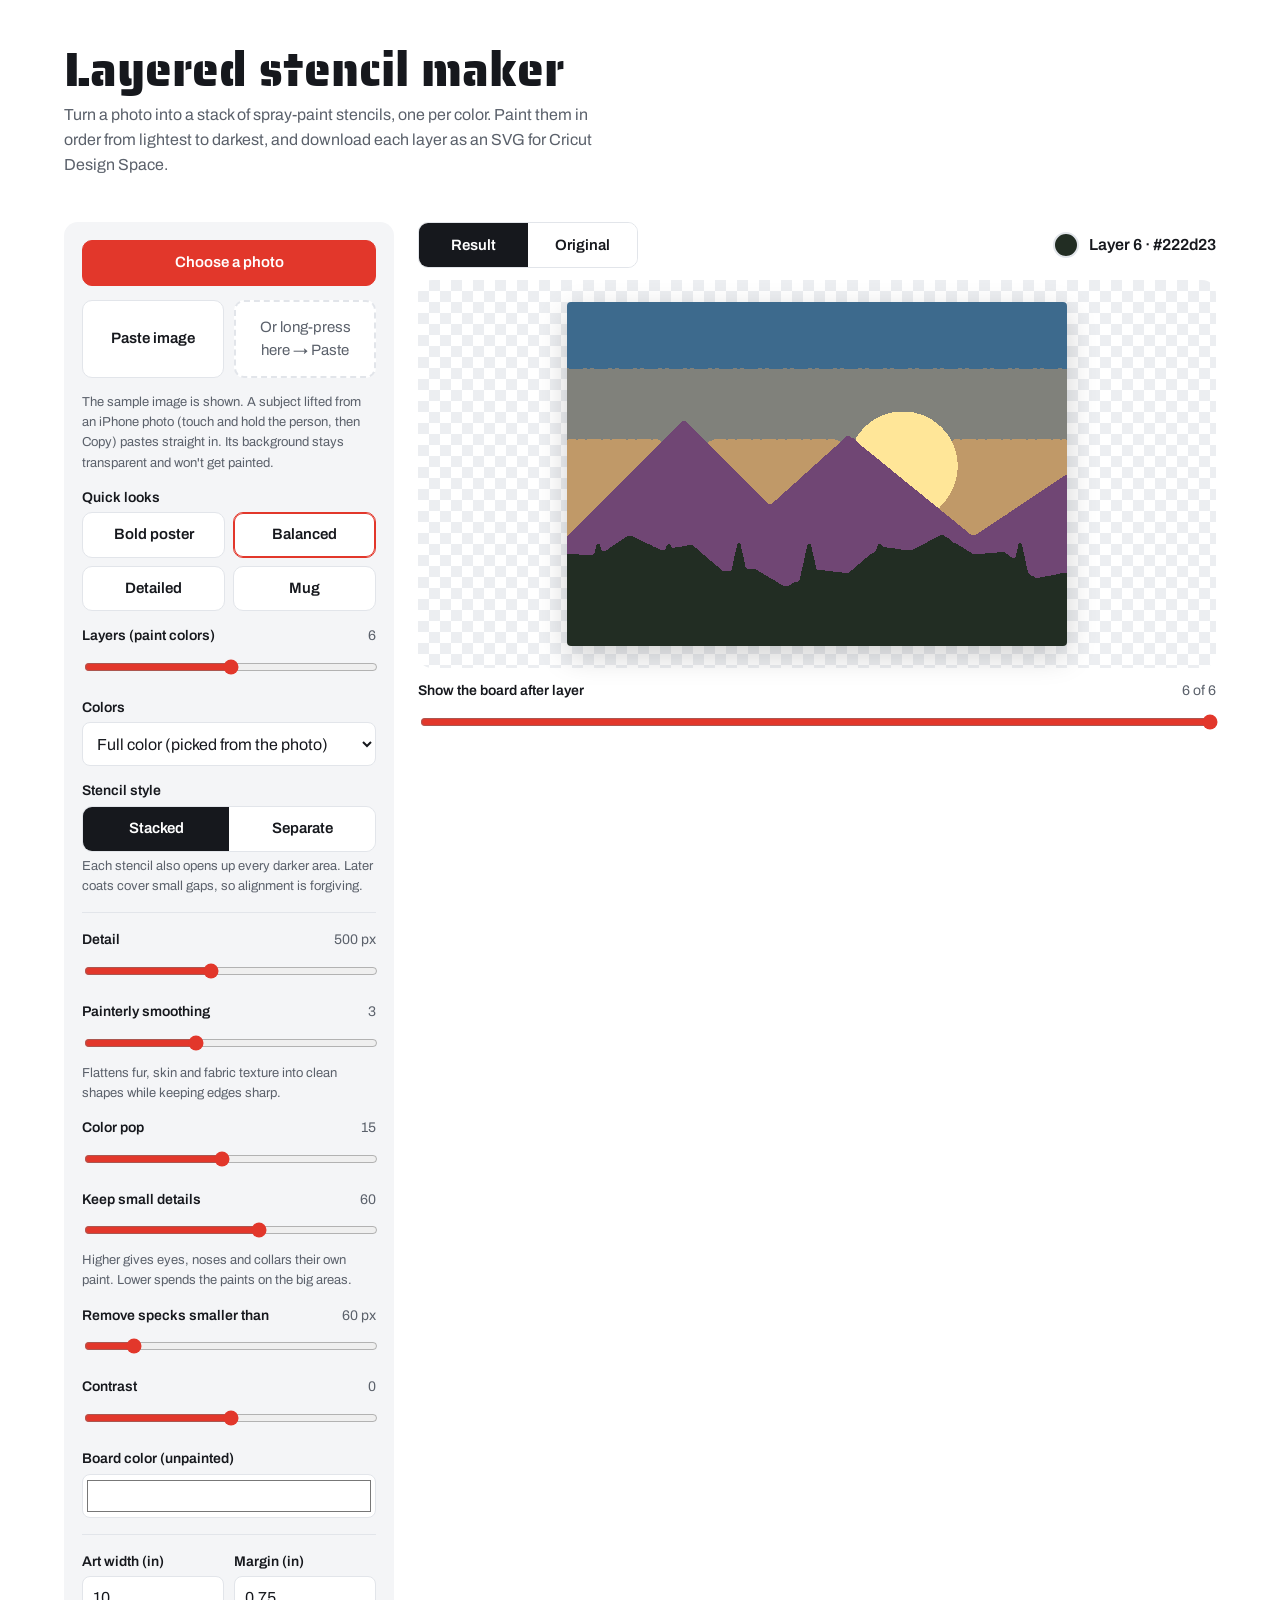
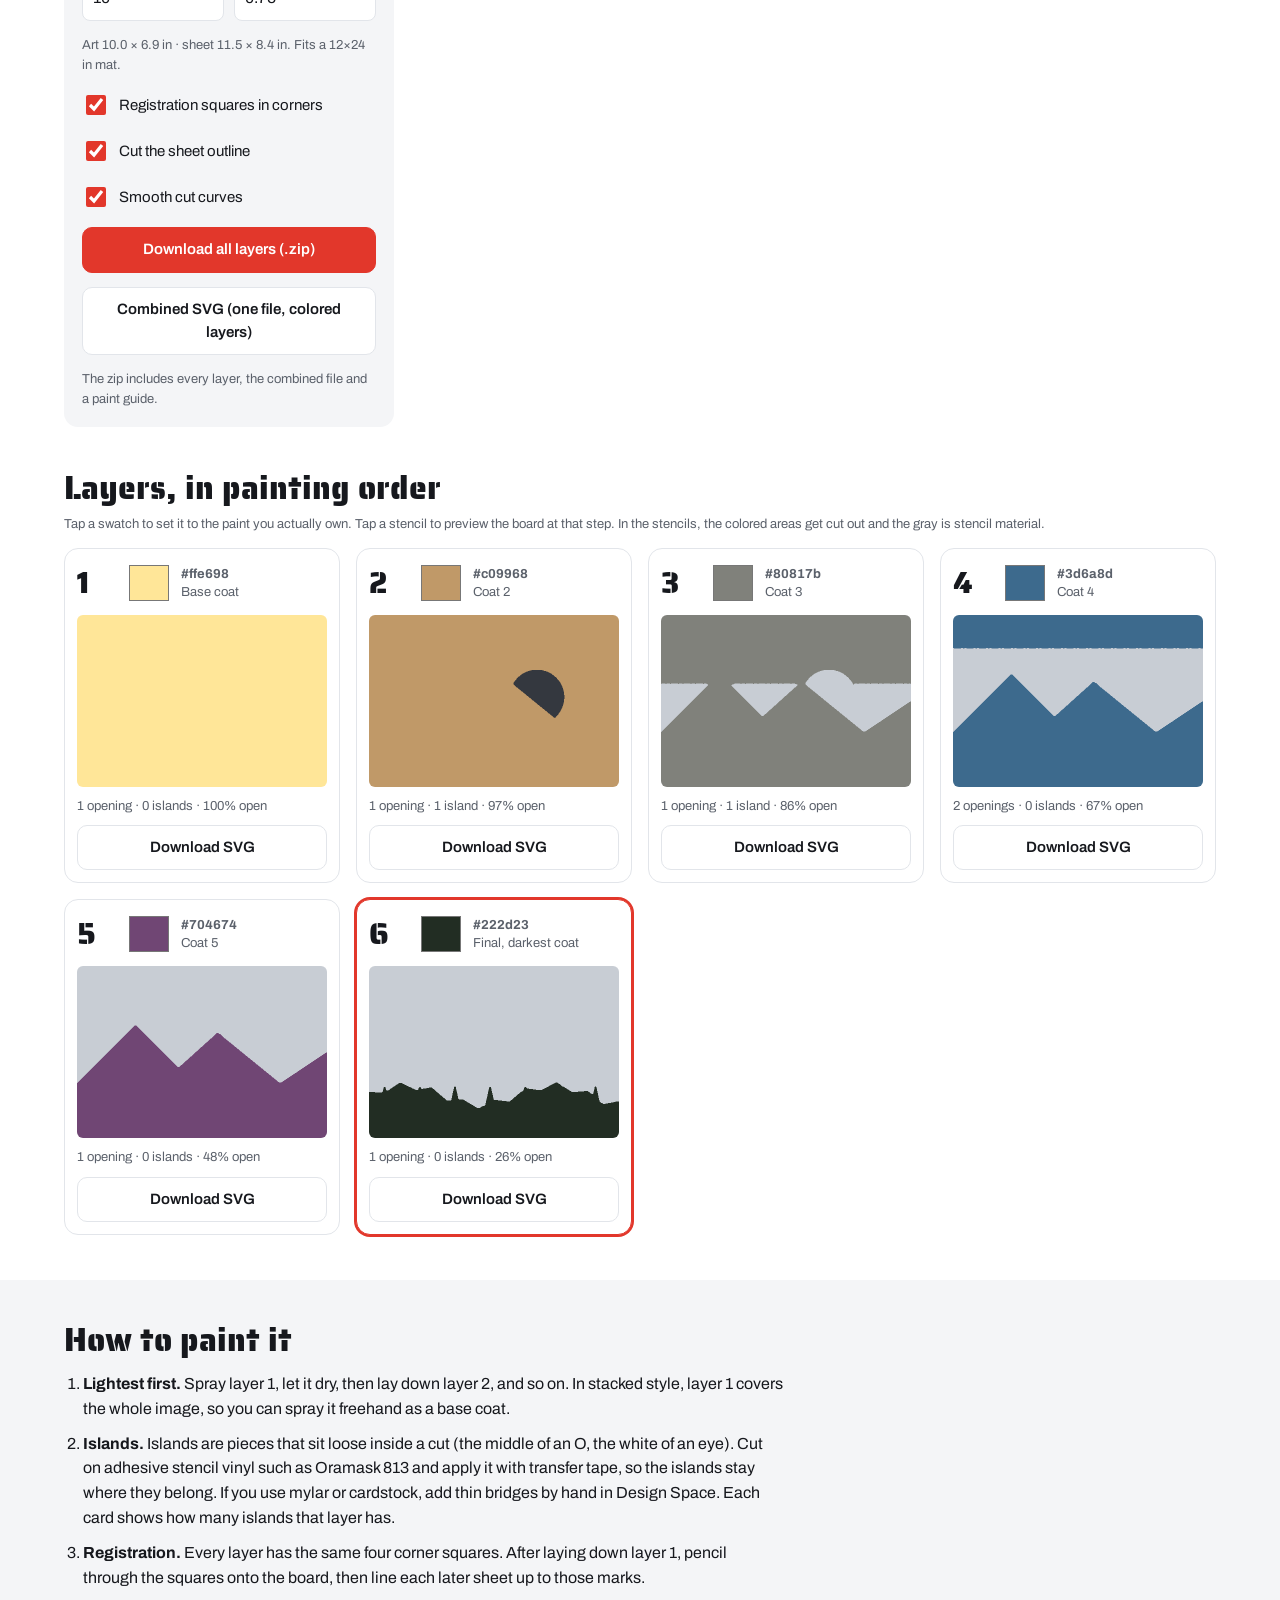
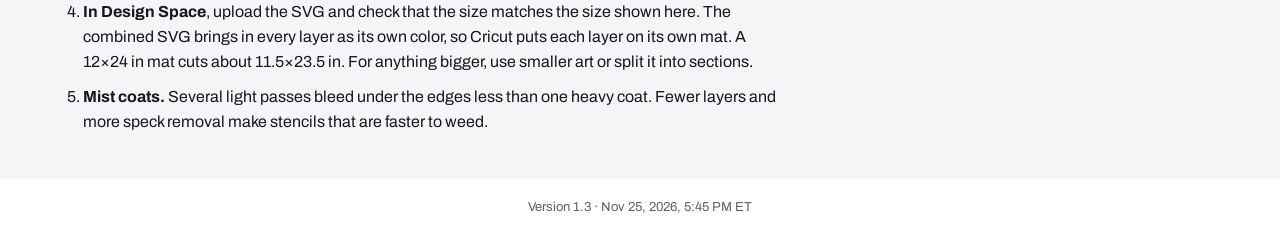
<file: stencil/index.html>
<!DOCTYPE html>
<html lang="en">
<head>
<meta name="robots" content="noindex, nofollow">
<meta charset="utf-8">
<meta name="viewport" content="width=device-width,initial-scale=1">
<title>Layered Stencil Maker</title>
<link rel="preconnect" href="https://fonts.googleapis.com">
<link href="https://fonts.googleapis.com/css2?family=Saira+Stencil+One&family=Archivo:wght@400;600;700&display=swap" rel="stylesheet">
<style>
/* VOICE: a workshop tool — direct, practical, no fluff
   IDEA: a stack of cut stencil sheets, painted one over the other
   PICTURE: the live painted result, scrubbed layer by layer
   COLOUR and TYPE: white / charcoal, spray-can red accent; Saira Stencil One titles, Archivo body
   LAYOUT: controls left, big preview right; layer cards in a grid; tips band */
:root{color-scheme:light dark;--bg:light-dark(#ffffff,#121417);--ink:light-dark(#16181d,#eceef1);--mut:light-dark(#5b616b,#a2a8b3);--line:light-dark(#e2e5ea,#2a2e35);--pan:light-dark(#f4f5f7,#1a1d22);--acc:#e2372b;--acc2:light-dark(#1f6f8b,#5fb3d1)}
:root[data-theme=light]{color-scheme:light}:root[data-theme=dark]{color-scheme:dark}
*{box-sizing:border-box;min-width:0}
body{margin:0;background:var(--bg);color:var(--ink);font:16px/1.55 Archivo,system-ui,sans-serif;overflow-x:clip}
h1,h2{font-family:"Saira Stencil One",Archivo,sans-serif;font-weight:400;line-height:1.05;text-wrap:balance;margin:0}
h1{font-size:clamp(32px,5vw,48px)}h2{font-size:clamp(24px,3vw,32px);margin-bottom:14px}
.band{padding:clamp(20px,3.5vw,48px) max(5vw,16px)}
.wrap{max-width:1240px;margin:0 auto}
header p{color:var(--mut);margin:8px 0 0;max-width:62ch}
.work{display:grid;grid-template-columns:minmax(0,330px) minmax(0,1fr);gap:24px;align-items:start}
.ctl{background:var(--pan);border-radius:14px;padding:18px;display:grid;gap:14px}
.row{display:grid;gap:4px}.row label,.lbl{font-weight:600;font-size:14px;display:flex;justify-content:space-between;gap:8px}
.row output{color:var(--mut);font-weight:400}
.hint{font-size:13px;color:var(--mut);margin:0}
input[type=range]{width:100%;accent-color:var(--acc);height:28px}
select,input[type=number]{font:inherit;font-size:16px;padding:9px 10px;border:1px solid var(--line);border-radius:8px;background:var(--bg);color:var(--ink);width:100%;min-height:44px}
.two{display:grid;grid-template-columns:1fr 1fr;gap:10px}
.pre{display:grid;grid-template-columns:1fr 1fr;gap:8px}.pre button[aria-pressed=true]{border-color:var(--acc);box-shadow:inset 0 0 0 1px var(--acc)}
.seg{display:grid;grid-template-columns:1fr 1fr;border:1px solid var(--line);border-radius:10px;overflow:hidden}
.seg button{border:0;border-radius:0;background:var(--bg);color:var(--ink);font-weight:600}
.seg button[aria-pressed=true]{background:var(--ink);color:var(--bg)}
button,.btn{font:inherit;font-weight:600;font-size:15px;min-height:44px;padding:10px 14px;border-radius:10px;border:1px solid var(--line);background:var(--bg);color:var(--ink);cursor:pointer;display:inline-flex;align-items:center;justify-content:center;gap:6px}
.pri{background:var(--acc);border-color:var(--acc);color:#fff}
button:focus-visible,.btn:focus-within,input:focus-visible,select:focus-visible{outline:3px solid var(--acc2);outline-offset:2px}
.chk{display:flex;gap:10px;align-items:center;font-size:15px;min-height:32px}.chk input{width:20px;height:20px;accent-color:var(--acc)}
[hidden]{display:none!important}
hr{border:0;border-top:1px solid var(--line);margin:2px 0}
.stage{display:grid;gap:12px}
.view{position:relative;background:repeating-conic-gradient(light-dark(#eceef1,#1d2026) 0 25%,transparent 0 50%) 0 0/22px 22px;border-radius:14px;display:grid;place-items:center;padding:clamp(10px,2vw,22px);min-height:300px}
#main{max-width:100%;max-height:68vh;width:auto;height:auto;border-radius:4px;box-shadow:0 10px 30px rgba(0,0,0,.18)}
.bar{display:flex;flex-wrap:wrap;gap:10px;align-items:center;justify-content:space-between}
.now{display:flex;align-items:center;gap:10px;font-weight:600}
.sw{width:26px;height:26px;border-radius:50%;border:2px solid var(--line);flex:none}
.busy{position:absolute;top:12px;right:12px;background:var(--ink);color:var(--bg);font-size:13px;padding:4px 10px;border-radius:20px;opacity:0;transition:opacity .2s}
.busy.on{opacity:1}
.cards{display:grid;grid-template-columns:repeat(auto-fill,minmax(230px,1fr));gap:16px}
.card{border:1px solid var(--line);border-radius:14px;padding:12px;display:grid;gap:10px;background:var(--bg)}
.card.sel{border-color:var(--acc);box-shadow:0 0 0 2px var(--acc)}
.card canvas{width:100%;height:auto;border-radius:6px;display:block;cursor:pointer}
.ch{display:flex;align-items:center;gap:10px}
.num{font-family:"Saira Stencil One",sans-serif;font-size:30px;line-height:1;width:40px}
.ch input[type=color]{width:44px;height:44px;border:0;padding:0;background:none;cursor:pointer;flex:none}
.meta{font-size:13px;color:var(--mut);line-height:1.4}
.hex{font-weight:700;font-variant-numeric:tabular-nums;white-space:nowrap}
.tips{background:var(--pan)}
.tips ol{margin:0;padding-left:1.2em;display:grid;gap:10px;max-width:80ch}
.tips b{color:var(--ink)}
.toast{position:fixed;left:50%;bottom:20px;transform:translateX(-50%);background:var(--ink);color:var(--bg);padding:10px 16px;border-radius:10px;font-size:14px;opacity:0;pointer-events:none;transition:opacity .2s;max-width:90vw}
.toast.on{opacity:1}
.pz{border:2px dashed var(--line);border-radius:10px;padding:14px;text-align:center;color:var(--mut);font-size:15px;min-height:64px;display:grid;place-items:center;background:var(--bg);-webkit-user-select:text;user-select:text;caret-color:transparent;overflow:hidden;max-height:90px}
.pz:focus{border-color:var(--acc);outline:none;color:var(--ink)}
.pz img{display:none}
.drop{outline:3px dashed var(--acc);outline-offset:-8px}
@media(max-width:820px){.work{grid-template-columns:minmax(0,1fr)}.stage{order:-1}#main{max-height:55vh}}
@media(prefers-reduced-motion:reduce){*{transition:none!important}}
</style>
</head>
<body>
<header class="band"><div class="wrap">
  <h1>Layered stencil maker</h1>
  <p>Turn a photo into a stack of spray-paint stencils, one per color. Paint them in order from lightest to darkest, and download each layer as an SVG for Cricut Design Space.</p>
</div></header>

<main class="band" style="padding-top:0"><div class="wrap work">
  <section class="ctl" aria-label="Settings">
    <label class="btn pri" for="file">Choose a photo<input id="file" type="file" accept="image/*" hidden></label>
    <div class="two"><button id="pasteBtn">Paste image</button><div class="pz" id="pz" contenteditable="true" role="textbox" aria-label="Paste area: long-press and choose Paste">Or long-press here → Paste</div></div>
    <p class="hint" id="srcNote">The sample image is shown. A subject lifted from an iPhone photo (touch and hold the person, then Copy) pastes straight in. Its background stays transparent and won't get painted.</p>
    <div class="row"><span class="lbl">Quick looks</span>
      <div class="pre" id="pre"><button data-p="bold">Bold poster</button><button data-p="bal" aria-pressed="true">Balanced</button><button data-p="det">Detailed</button><button data-p="mug">Mug</button></div></div>
    <div class="row"><label for="k">Layers (paint colors) <output id="kO">6</output></label><input id="k" type="range" min="2" max="10" value="6"></div>
    <div class="row"><label for="mode">Colors</label>
      <select id="mode"><option value="color">Full color (picked from the photo)</option><option value="gray">Shades (light to dark tones)</option></select></div>
    <div class="row"><span class="lbl">Stencil style</span>
      <div class="seg" role="group" aria-label="Stencil style"><button id="stStack" aria-pressed="true">Stacked</button><button id="stSep" aria-pressed="false">Separate</button></div>
      <p class="hint" id="styleHint">Each stencil also opens up every darker area. Later coats cover small gaps, so alignment is forgiving.</p></div>
    <hr>
    <div class="row"><label for="det">Detail <output id="detO">500 px</output></label><input id="det" type="range" min="200" max="900" step="50" value="500"></div>
    <div class="row"><label for="blur">Painterly smoothing <output id="blurO">3</output></label><input id="blur" type="range" min="0" max="8" value="3"><p class="hint">Flattens fur, skin and fabric texture into clean shapes while keeping edges sharp.</p></div>
    <div class="row"><label for="pop">Color pop <output id="popO">15</output></label><input id="pop" type="range" min="-60" max="100" value="15"></div>
    <div class="row"><label for="rare">Keep small details <output id="rareO">60</output></label><input id="rare" type="range" min="0" max="100" value="60"><p class="hint">Higher gives eyes, noses and collars their own paint. Lower spends the paints on the big areas.</p></div>
    <div class="row"><label for="speck">Remove specks smaller than <output id="speckO">60 px</output></label><input id="speck" type="range" min="0" max="400" step="10" value="60"></div>
    <div class="row"><label for="con">Contrast <output id="conO">0</output></label><input id="con" type="range" min="-60" max="60" value="0"></div>
    <div class="row"><label for="board">Board color (unpainted)</label><input id="board" type="color" value="#ffffff" style="width:100%;height:44px;border:1px solid var(--line);border-radius:8px;background:var(--bg)"></div>
    <hr>
    <div class="two">
      <div class="row"><label for="wIn">Art width (in)</label><input id="wIn" type="number" min="1" max="48" step="0.25" value="10"></div>
      <div class="row"><label for="mIn">Margin (in)</label><input id="mIn" type="number" min="0" max="3" step="0.25" value="0.75"></div>
    </div>
    <p class="hint" id="size"></p>
    <label class="chk"><input id="reg" type="checkbox" checked> Registration squares in corners</label>
    <label class="chk"><input id="outline" type="checkbox" checked> Cut the sheet outline</label>
    <label class="chk"><input id="smooth" type="checkbox" checked> Smooth cut curves</label>
    <button class="pri" id="zipBtn">Download all layers (.zip)</button>
    <button id="comboBtn">Combined SVG (one file, colored layers)</button>
    <p class="hint">The zip includes every layer, the combined file and a paint guide.</p>
  </section>

  <section class="stage" aria-label="Preview">
    <div class="bar">
      <div class="seg" role="group" aria-label="Preview" style="width:220px"><button id="vRes" aria-pressed="true">Result</button><button id="vOrig" aria-pressed="false">Original</button></div>
      <div class="now"><span class="sw" id="nowSw"></span><span id="nowTxt"></span></div>
    </div>
    <div class="view" id="view"><canvas id="main" width="10" height="10"></canvas><span class="busy" id="busy">Working…</span></div>
    <div class="row"><label for="upto">Show the board after layer <output id="uptoO"></output></label><input id="upto" type="range" min="1" max="5" value="5"></div>
  </section>
</div></main>

<section class="band" style="padding-top:0"><div class="wrap">
  <h2>Layers, in painting order</h2>
  <p class="hint" style="margin:-6px 0 14px">Tap a swatch to set it to the paint you actually own. Tap a stencil to preview the board at that step. In the stencils, the colored areas get cut out and the gray is stencil material.</p>
  <div class="cards" id="cards"></div>
</div></section>

<section class="band tips"><div class="wrap">
  <h2>How to paint it</h2>
  <ol>
    <li><b>Lightest first.</b> Spray layer 1, let it dry, then lay down layer 2, and so on. In stacked style, layer 1 covers the whole image, so you can spray it freehand as a base coat.</li>
    <li><b>Islands.</b> Islands are pieces that sit loose inside a cut (the middle of an O, the white of an eye). Cut on adhesive stencil vinyl such as Oramask 813 and apply it with transfer tape, so the islands stay where they belong. If you use mylar or cardstock, add thin bridges by hand in Design Space. Each card shows how many islands that layer has.</li>
    <li><b>Registration.</b> Every layer has the same four corner squares. After laying down layer 1, pencil through the squares onto the board, then line each later sheet up to those marks.</li>
    <li><b>In Design Space</b>, upload the SVG and check that the size matches the size shown here. The combined SVG brings in every layer as its own color, so Cricut puts each layer on its own mat. A 12×24 in mat cuts about 11.5×23.5 in. For anything bigger, use smaller art or split it into sections.</li>
    <li><b>Mist coats.</b> Several light passes bleed under the edges less than one heavy coat. Fewer layers and more speck removal make stencils that are faster to weed.</li>
  </ol>
</div></section>
<footer class="band" style="padding-block:18px;text-align:center"><p class="hint">Version 1.3 · Nov 25, 2026, 5:45 PM ET</p></footer>
<div class="toast" id="toast" role="status"></div>

<script>
{
const $=id=>document.getElementById(id);
const S={src:null,W:0,H:0,rank:null,orig:null,pal:[],base:[],k:0,view:'result',upto:0,stack:true,info:[]};
let dl=null,timer=0;

/* ---------- helpers ---------- */
const hex=c=>'#'+c.map(v=>Math.round(Math.max(0,Math.min(255,v))).toString(16).padStart(2,'0')).join('');
const rgb=h=>[1,3,5].map(i=>parseInt(h.slice(i,i+2),16));
const lum=c=>0.2126*c[0]+0.7152*c[1]+0.0722*c[2];
function rng(a){return()=>{a|=0;a=a+0x6D2B79F5|0;let t=Math.imul(a^a>>>15,1|a);t=t+Math.imul(t^t>>>7,61|t)^t;return((t^t>>>14)>>>0)/4294967296}}
function toast(m){const t=$('toast');t.textContent=m;t.classList.add('on');clearTimeout(toast.t);toast.t=setTimeout(()=>t.classList.remove('on'),2600)}

/* ---------- sample image ---------- */
function sample(){
  const c=document.createElement('canvas');c.width=640;c.height=440;const x=c.getContext('2d');
  let g=x.createLinearGradient(0,0,0,300);g.addColorStop(0,'#2b5d8a');g.addColorStop(1,'#f2b36b');x.fillStyle=g;x.fillRect(0,0,640,440);
  x.fillStyle='#fde6a8';x.beginPath();x.arc(430,210,70,0,7);x.fill();
  x.fillStyle='#6b4a6e';x.beginPath();x.moveTo(0,300);x.lineTo(150,150);x.lineTo(260,260);x.lineTo(360,170);x.lineTo(520,300);x.lineTo(640,220);x.lineTo(640,440);x.lineTo(0,440);x.fill();
  x.fillStyle='#2f3b2c';x.beginPath();x.moveTo(0,360);for(let i=0;i<=640;i+=40)x.lineTo(i,340-Math.sin(i/60)*25-(i%80?0:18));x.lineTo(640,440);x.lineTo(0,440);x.fill();
  x.fillStyle='#14181a';for(let i=40;i<640;i+=90){x.beginPath();x.moveTo(i,300);x.lineTo(i-22,400);x.lineTo(i+22,400);x.fill();x.fillRect(i-4,395,8,30)}
  x.fillStyle='#14181a';x.fillRect(0,420,640,20);
  return c;
}

/* ---------- image processing ---------- */
/* ---- color science: sRGB <-> CIELAB (perceptual distances) ---- */
const LIN=new Float32Array(256);for(let i=0;i<256;i++){const c=i/255;LIN[i]=c<=0.04045?c/12.92:((c+0.055)/1.055)**2.4}
const fL=t=>t>0.008856?Math.cbrt(t):7.787*t+16/116;
function toLab(r,g,b){const R=LIN[r],G=LIN[g],B=LIN[b];const fx=fL((R*.4124+G*.3576+B*.1805)/.95047),fy=fL(R*.2126+G*.7152+B*.0722),fz=fL((R*.0193+G*.1192+B*.9505)/1.08883);return[116*fy-16,500*(fx-fy),200*(fy-fz)]}
function fromLab(L,a,b){const fy=(L+16)/116,fx=fy+a/500,fz=fy-b/200,f=t=>t*t*t>0.008856?t*t*t:(t-16/116)/7.787;const x=f(fx)*.95047,y=f(fy),z=f(fz)*1.08883;
  const g=c=>{c=Math.max(0,Math.min(1,c));return 255*(c<=0.0031308?12.92*c:1.055*c**(1/2.4)-0.055)};
  return[g(x*3.2406-y*1.5372-z*.4986),g(-x*.9689+y*1.8758+z*.0415),g(x*.0557-y*.2040+z*1.0570)]}
/* ---- painterly smoothing: Kuwahara filter (flattens fur/texture, keeps edges) ---- */
function kuwahara(Lc,Ac,Bc,M,W,H,r){
  if(r<1)return;const W1=W+1,sz=W1*(H+1),iL=new Float64Array(sz),iA=new Float64Array(sz),iB=new Float64Array(sz),iQ=new Float64Array(sz),iN=new Float64Array(sz);
  for(let y=0;y<H;y++){let sL=0,sA=0,sB=0,sQ=0,sN=0;for(let x=0;x<W;x++){const p=y*W+x,m=M[p];if(m){sL+=Lc[p];sA+=Ac[p];sB+=Bc[p];sQ+=Lc[p]*Lc[p];sN++}
    const o=(y+1)*W1+x+1,u=y*W1+x+1;iL[o]=iL[u]+sL;iA[o]=iA[u]+sA;iB[o]=iB[u]+sB;iQ[o]=iQ[u]+sQ;iN[o]=iN[u]+sN}}
  const S=(I,x0,y0,x1,y1)=>I[(y1+1)*W1+x1+1]-I[y0*W1+x1+1]-I[(y1+1)*W1+x0]+I[y0*W1+x0];
  const oL=new Float32Array(W*H),oA=new Float32Array(W*H),oB=new Float32Array(W*H);
  for(let y=0;y<H;y++)for(let x=0;x<W;x++){const p=y*W+x;oL[p]=Lc[p];oA[p]=Ac[p];oB[p]=Bc[p];if(!M[p])continue;
    const xs=[[Math.max(0,x-r),x],[x,Math.min(W-1,x+r)]],ys=[[Math.max(0,y-r),y],[y,Math.min(H-1,y+r)]];let best=1e18;
    for(const[x0,x1]of xs)for(const[y0,y1]of ys){const n=S(iN,x0,y0,x1,y1);if(n<1)continue;const mL=S(iL,x0,y0,x1,y1)/n,v=S(iQ,x0,y0,x1,y1)/n-mL*mL;
      if(v<best){best=v;oL[p]=mL;oA[p]=S(iA,x0,y0,x1,y1)/n;oB[p]=S(iB,x0,y0,x1,y1)/n}}}
  Lc.set(oL);Ac.set(oA);Bc.set(oB);
}
/* ---- weighted k-means over a Lab histogram: rare but distinct colors (eyes, nose, collar) get a fair vote ---- */
function wkmeans(P,Wt,n,k,r){
  const C=new Float32Array(k*3),D=new Float64Array(n).fill(1e18);
  let tot=0;for(let i=0;i<n;i++)tot+=Wt[i];let t=r()*tot,j=0;for(;j<n-1;j++){t-=Wt[j];if(t<=0)break}C.set(P.subarray(j*3,j*3+3),0);
  for(let c=1;c<k;c++){let sum=0;const a=(c-1)*3;
    for(let i=0;i<n;i++){const d=(P[i*3]-C[a])**2+(P[i*3+1]-C[a+1])**2+(P[i*3+2]-C[a+2])**2;if(d<D[i])D[i]=d;sum+=D[i]*Wt[i]}
    t=r()*sum;j=0;for(;j<n-1;j++){t-=D[j]*Wt[j];if(t<=0)break}C.set(P.subarray(j*3,j*3+3),c*3)}
  const s=new Float64Array(k*3),w=new Float64Array(k);
  for(let it=0;it<25;it++){s.fill(0);w.fill(0);
    for(let i=0;i<n;i++){let b=0,bd=1e18;for(let c=0;c<k;c++){const d=(P[i*3]-C[c*3])**2+(P[i*3+1]-C[c*3+1])**2+(P[i*3+2]-C[c*3+2])**2;if(d<bd){bd=d;b=c}}
      w[b]+=Wt[i];s[b*3]+=P[i*3]*Wt[i];s[b*3+1]+=P[i*3+1]*Wt[i];s[b*3+2]+=P[i*3+2]*Wt[i]}
    for(let c=0;c<k;c++)if(w[c])for(let q=0;q<3;q++)C[c*3+q]=s[c*3+q]/w[c]}
  return C;
}
/* ---- majority filter: rounds off ragged, pixel-stair edges between color regions ---- */
function majority(L,W,H,K){const o=new Int16Array(L),ct=new Int32Array(K+1);
  for(let y=1;y<H-1;y++)for(let x=1;x<W-1;x++){const p=y*W+x;let b=L[p],bc=0;
    for(let dy=-1;dy<=1;dy++)for(let dx=-1;dx<=1;dx++)ct[L[p+dy*W+dx]]++;
    for(let dy=-1;dy<=1;dy++)for(let dx=-1;dx<=1;dx++){const v=L[p+dy*W+dx];if(ct[v]>bc){bc=ct[v];b=v}ct[v]=0}
    if(bc>=5)o[p]=b}
  L.set(o)}
function despeck(L,W,H,min){
  if(min<2)return;const N=W*H,comp=new Int32Array(N).fill(-1),q=new Int32Array(N);let id=0;
  for(let s=0;s<N;s++){if(comp[s]!==-1)continue;const lab=L[s];let h=0,t=0;q[t++]=s;comp[s]=id;
    while(h<t){const p=q[h++],x=p%W;
      if(x>0&&comp[p-1]===-1&&L[p-1]===lab){comp[p-1]=id;q[t++]=p-1}
      if(x<W-1&&comp[p+1]===-1&&L[p+1]===lab){comp[p+1]=id;q[t++]=p+1}
      if(p>=W&&comp[p-W]===-1&&L[p-W]===lab){comp[p-W]=id;q[t++]=p-W}
      if(p<N-W&&comp[p+W]===-1&&L[p+W]===lab){comp[p+W]=id;q[t++]=p+W}}
    if(t<min){const ct={};for(let i=0;i<t;i++){const p=q[i],x=p%W;for(const n of[x>0?p-1:-1,x<W-1?p+1:-1,p-W,p+W<N?p+W:-1])if(n>=0&&L[n]!==lab)ct[L[n]]=(ct[L[n]]||0)+1}
      let best=-1,bc=0;for(const key in ct)if(ct[key]>bc){bc=ct[key];best=+key}
      if(best>=0)for(let i=0;i<t;i++)L[q[i]]=best}
    id++}
}
function processImg(){
  if(!S.src)return;
  const det=+$('det').value,sw=S.src.width,sh=S.src.height,sc=det/Math.max(sw,sh);
  const W=Math.max(8,Math.round(sw*sc)),H=Math.max(8,Math.round(sh*sc)),N=W*H;
  const c=document.createElement('canvas');c.width=W;c.height=H;const x=c.getContext('2d',{willReadFrequently:true});x.drawImage(S.src,0,0,W,H);
  const d=x.getImageData(0,0,W,H).data;S.orig=new ImageData(new Uint8ClampedArray(d),W,H);
  const Lc=new Float32Array(N),Ac=new Float32Array(N),Bc=new Float32Array(N),M=new Uint8Array(N);
  const con=1+(+$('con').value)/100,pop=1+(+$('pop').value)/60,gray=$('mode').value==='gray';
  for(let i=0;i<N;i++){M[i]=d[i*4+3]>=128;const l=toLab(d[i*4],d[i*4+1],d[i*4+2]);
    Lc[i]=Math.max(0,Math.min(100,50+(l[0]-50)*con));Ac[i]=gray?0:l[1]*pop;Bc[i]=gray?0:l[2]*pop}
  kuwahara(Lc,Ac,Bc,M,W,H,Math.round(+$('blur').value*det/500));
  // Lab histogram → weighted k-means. Weight = count^e, so small distinct areas still win a paint color.
  const e=1-0.75*(+$('rare').value)/100,bins=new Map();let opq=0;
  for(let i=0;i<N;i++){if(!M[i])continue;opq++;const key=(Math.round(Lc[i]/3)*100+Math.round(Ac[i]/5)+50)*100+Math.round(Bc[i]/5)+50;
    let v=bins.get(key);if(!v){v=[0,0,0,0];bins.set(key,v)}v[0]++;v[1]+=Lc[i];v[2]+=Ac[i];v[3]+=Bc[i]}
  if(!opq){toast('This image is fully transparent');return}
  const n=bins.size,P=new Float32Array(n*3),Wt=new Float64Array(n);let j=0;
  for(const v of bins.values()){P[j*3]=v[1]/v[0];P[j*3+1]=v[2]/v[0];P[j*3+2]=v[3]/v[0];Wt[j]=v[0]**e;j++}
  const k=Math.min(+$('k').value,n),C=wkmeans(P,Wt,n,k,rng(7));
  const Lb=new Int16Array(N);
  for(let i=0;i<N;i++){if(!M[i]){Lb[i]=k;continue}let b=0,bd=1e18;for(let q=0;q<k;q++){const dd=(Lc[i]-C[q*3])**2+(Ac[i]-C[q*3+1])**2+(Bc[i]-C[q*3+2])**2;if(dd<bd){bd=dd;b=q}}Lb[i]=b}
  majority(Lb,W,H,k);majority(Lb,W,H,k);
  const sp=Math.round(+$('speck').value*N/(500*375));despeck(Lb,W,H,sp);despeck(Lb,W,H,sp);
  const cnt=new Float64Array(k+1),sL=new Float64Array(k),sA=new Float64Array(k),sB=new Float64Array(k);
  for(let i=0;i<N;i++){const q=Lb[i];cnt[q]++;if(q<k){sL[q]+=Lc[i];sA[q]+=Ac[i];sB[q]+=Bc[i]}}
  const used=[];for(let q=0;q<k;q++)if(cnt[q])used.push(q);
  used.sort((a,b)=>sL[b]/cnt[b]-sL[a]/cnt[a]);
  const map=new Int16Array(k+1).fill(-1);used.forEach((q,i)=>map[q]=i);
  const rank=new Int8Array(N);for(let i=0;i<N;i++)rank[i]=map[Lb[i]];
  const newBase=used.map(q=>hex(fromLab(sL[q]/cnt[q],sA[q]/cnt[q],sB[q]/cnt[q])));
  const keep=S.k===used.length&&S.pal.length===used.length&&S.custom;
  S.W=W;S.H=H;S.rank=rank;S.k=used.length;S.base=newBase;if(!keep){S.pal=newBase.slice();S.custom=false}
  S.upto=S.k-1;$('upto').max=S.k;$('upto').value=S.k;
  analyze();buildCards();render();sizeNote();
}
function mask(i){const m=new Uint8Array(S.W*S.H),r=S.rank;for(let p=0;p<m.length;p++)m[p]=S.stack?(r[p]>=i?1:0):(r[p]===i?1:0);return m}

/* ---------- tracing (pixel edges → closed loops) ---------- */
function trace(m,W,H){
  const VW=W+1,NV=VW*(H+1),oa=new Int32Array(NV).fill(-1),ob=new Int32Array(NV).fill(-1);
  const add=(a,b)=>{if(oa[a]<0)oa[a]=b;else ob[a]=b};const on=(x,y)=>x>=0&&y>=0&&x<W&&y<H&&m[y*W+x];
  for(let y=0;y<H;y++)for(let x=0;x<W;x++){if(!m[y*W+x])continue;const v=y*VW+x;
    if(!on(x,y-1))add(v,v+1);if(!on(x+1,y))add(v+1,v+1+VW);if(!on(x,y+1))add(v+1+VW,v+VW);if(!on(x-1,y))add(v+VW,v)}
  const loops=[];
  for(let s=0;s<NV;s++){while(oa[s]>=0||ob[s]>=0){const pts=[];let cur=s,prev=-1;
    do{let nx;const a=oa[cur],b=ob[cur];
      if(a>=0&&b>=0&&prev>=0){const dx=cur%VW-prev%VW,dy=((cur/VW)|0)-((prev/VW)|0),rx=-dy,ry=dx;
        if(a%VW-cur%VW===rx&&((a/VW)|0)-((cur/VW)|0)===ry){nx=a;oa[cur]=-1}else{nx=b;ob[cur]=-1}}
      else if(a>=0){nx=a;oa[cur]=-1}else if(b>=0){nx=b;ob[cur]=-1}else break;
      pts.push(cur%VW,(cur/VW)|0);prev=cur;cur=nx}while(cur!==s);
    if(pts.length>=6)loops.push(pts)}}
  return loops;
}
const area=p=>{let a=0;for(let i=0,n=p.length;i<n;i+=2){const j=(i+2)%n;a+=p[i]*p[j+1]-p[j]*p[i+1]}return a/2};
function refine(p,smooth){
  const n=p.length/2,mid=[];for(let i=0;i<n;i++){const j=(i+1)%n;mid.push((p[i*2]+p[j*2])/2,(p[i*2+1]+p[j*2+1])/2)}
  let q=[];const m=mid.length/2;
  for(let i=0;i<m;i++){const a=(i-1+m)%m,b=(i+1)%m,cr=(mid[i*2]-mid[a*2])*(mid[b*2+1]-mid[i*2+1])-(mid[i*2+1]-mid[a*2+1])*(mid[b*2]-mid[i*2]);if(Math.abs(cr)>1e-6)q.push(mid[i*2],mid[i*2+1])}
  if(q.length<6)q=mid;
  if(smooth)for(let it=0;it<2;it++){const o=[],k=q.length/2;for(let i=0;i<k;i++){const j=(i+1)%k,x0=q[i*2],y0=q[i*2+1],x1=q[j*2],y1=q[j*2+1];o.push(.75*x0+.25*x1,.75*y0+.25*y1,.25*x0+.75*x1,.25*y0+.75*y1)}q=o}
  return q;
}
function analyze(){
  S.info=[];for(let i=0;i<S.k;i++){const lp=trace(mask(i),S.W,S.H);let open=0,isl=0;for(const l of lp)area(l)>0?open++:isl++;
    let px=0;const r=S.rank;for(let p=0;p<r.length;p++)if(S.stack?r[p]>=i:r[p]===i)px++;
    S.info.push({loops:lp,open,isl,pct:px/(S.W*S.H)})}
}

/* ---------- rendering ---------- */
function render(){
  const c=$('main');c.width=S.W;c.height=S.H;const x=c.getContext('2d');
  if(S.view==='orig'){x.putImageData(S.orig,0,0)}else{
    const img=x.createImageData(S.W,S.H),d=img.data,pal=S.pal.map(rgb),bd=rgb($('board').value),u=S.upto,r=S.rank;
    for(let p=0;p<r.length;p++){const k=r[p];let col=bd;if(k>=0){if(S.stack)col=pal[Math.min(k,u)];else if(k<=u)col=pal[k]}
      d[p*4]=col[0];d[p*4+1]=col[1];d[p*4+2]=col[2];d[p*4+3]=255}
    x.putImageData(img,0,0)}
  $('uptoO').textContent=(S.upto+1)+' of '+S.k;$('nowSw').style.background=S.pal[S.upto];$('nowTxt').textContent='Layer '+(S.upto+1)+' · '+S.pal[S.upto];
  document.querySelectorAll('.card').forEach((el,i)=>el.classList.toggle('sel',i===S.upto));
}
function drawStencil(cv,i){
  cv.width=S.W;cv.height=S.H;const x=cv.getContext('2d'),img=x.createImageData(S.W,S.H),d=img.data,pc=rgb(S.pal[i]),sh=lum(pc)>150?[52,56,63]:[200,205,212],r=S.rank;
  for(let p=0;p<r.length;p++){const on=S.stack?r[p]>=i:r[p]===i,c=on?pc:sh;d[p*4]=c[0];d[p*4+1]=c[1];d[p*4+2]=c[2];d[p*4+3]=255}
  x.putImageData(img,0,0);
}
function buildCards(){
  const box=$('cards');box.innerHTML=S.pal.map((h,i)=>`<article class="card"><div class="ch"><span class="num">${i+1}</span><input type="color" value="${h}" data-i="${i}" aria-label="Paint color for layer ${i+1}"><div class="meta"><span class="hex" id="hx${i}">${h}</span><br>${i===0&&S.stack?'Base coat':i===S.k-1?'Final, darkest coat':'Coat '+(i+1)}</div></div>
  <canvas data-i="${i}" aria-label="Stencil for layer ${i+1}"></canvas>
  <div class="meta">${S.info[i].open} opening${S.info[i].open===1?'':'s'} · ${S.info[i].isl} island${S.info[i].isl===1?'':'s'} · ${Math.round(S.info[i].pct*100)}% open</div>
  <button data-dl="${i}">Download SVG</button></article>`).join('');
  box.querySelectorAll('canvas').forEach(cv=>drawStencil(cv,+cv.dataset.i));
}
$('cards').addEventListener('input',e=>{const t=e.target;if(t.type!=='color')return;const i=+t.dataset.i;S.pal[i]=t.value;S.custom=true;$('hx'+i).textContent=t.value;drawStencil($('cards').querySelectorAll('canvas')[i],i);render()});
$('cards').addEventListener('click',e=>{const t=e.target;if(t.tagName==='CANVAS'){S.upto=+t.dataset.i;$('upto').value=S.upto+1;S.view='result';setView();render()}
  if(t.dataset.dl!=null){const i=+t.dataset.dl;save(fname(i),svgLayer(i))}});

/* ---------- SVG export ---------- */
function geom(){const wIn=Math.max(.5,+$('wIn').value||10),mIn=Math.max(0,+$('mIn').value||0),ppi=S.W/wIn,m=mIn*ppi;return{wIn,mIn,ppi,m,TW:S.W+2*m,TH:S.H+2*m}}
const f2=v=>Math.round(v*100)/100;
function loopsD(i,off){const sm=$('smooth').checked;return S.info[i].loops.map(l=>{const q=refine(l,sm);let s='M'+f2(q[0]+off)+' '+f2(q[1]+off);for(let j=2;j<q.length;j+=2)s+='L'+f2(q[j]+off)+' '+f2(q[j+1]+off);return s+'Z'}).join('')}
function regD(g){if(!$('reg').checked||g.m<=0)return'';const s=Math.min(.25*g.ppi,g.m*.5),h=s/2;
  return[[g.m/2,g.m/2],[g.TW-g.m/2,g.m/2],[g.m/2,g.TH-g.m/2],[g.TW-g.m/2,g.TH-g.m/2]].map(([cx,cy])=>`M${f2(cx-h)} ${f2(cy-h)}h${f2(s)}v${f2(s)}h${f2(-s)}Z`).join('')}
function head(g,t){return`<svg xmlns="http://www.w3.org/2000/svg" width="${(g.TW/g.ppi).toFixed(3)}in" height="${(g.TH/g.ppi).toFixed(3)}in" viewBox="0 0 ${f2(g.TW)} ${f2(g.TH)}"><title>${t}</title>`}
function svgLayer(i){const g=geom();const frame=$('outline').checked?`M0 0H${f2(g.TW)}V${f2(g.TH)}H0Z`:'';
  return head(g,`Layer ${i+1} of ${S.k} - paint ${S.pal[i]}`)+`<path fill="#222" fill-rule="evenodd" d="${frame}${loopsD(i,g.m)}${regD(g)}"/></svg>`}
function svgCombo(){const g=geom();return head(g,'Layered stencil - all layers')+S.pal.map((h,i)=>`<g id="layer-${i+1}-${h.slice(1)}"><path fill="${h}" fill-rule="evenodd" d="${loopsD(i,g.m)}${regD(g)}"/></g>`).join('')+'</svg>'}
const fname=i=>`stencil-layer-${i+1}-of-${S.k}-${S.pal[i].slice(1)}.svg`;
function guide(){const g=geom();return`Layered stencil paint guide\nArt size: ${g.wIn.toFixed(2)} x ${(S.H/g.ppi).toFixed(2)} in, sheet with margins: ${(g.TW/g.ppi).toFixed(2)} x ${(g.TH/g.ppi).toFixed(2)} in\nStyle: ${S.stack?'Stacked (each stencil also opens all darker areas)':'Separate (each stencil is one color only)'}\nPaint lightest to darkest:\n\n`+S.pal.map((h,i)=>`Layer ${i+1}: ${h}  (${S.info[i].open} openings, ${S.info[i].isl} islands)  file: ${fname(i)}`).join('\n')+'\n'}

/* ---------- zip (store, no compression) ---------- */
const CRC=(()=>{const t=new Uint32Array(256);for(let n=0;n<256;n++){let c=n;for(let k=0;k<8;k++)c=c&1?0xEDB88320^(c>>>1):c>>>1;t[n]=c>>>0}return t})();
function crc32(u){let c=0xFFFFFFFF;for(let i=0;i<u.length;i++)c=CRC[(c^u[i])&255]^(c>>>8);return(c^0xFFFFFFFF)>>>0}
function makeZip(files){const enc=new TextEncoder(),parts=[],cd=[];let off=0,cds=0;
  for(const f of files){const nm=enc.encode(f.name),dt=enc.encode(f.data),crc=crc32(dt);
    const h=new DataView(new ArrayBuffer(30));h.setUint32(0,0x04034b50,true);h.setUint16(4,20,true);h.setUint16(6,0x0800,true);h.setUint16(12,0x21,true);h.setUint32(14,crc,true);h.setUint32(18,dt.length,true);h.setUint32(22,dt.length,true);h.setUint16(26,nm.length,true);
    parts.push(h.buffer,nm,dt);
    const c=new DataView(new ArrayBuffer(46));c.setUint32(0,0x02014b50,true);c.setUint16(4,20,true);c.setUint16(6,20,true);c.setUint16(8,0x0800,true);c.setUint16(14,0x21,true);c.setUint32(16,crc,true);c.setUint32(20,dt.length,true);c.setUint32(24,dt.length,true);c.setUint16(28,nm.length,true);c.setUint32(42,off,true);
    cd.push(c.buffer,nm);cds+=46+nm.length;off+=30+nm.length+dt.length}
  const e=new DataView(new ArrayBuffer(22));e.setUint32(0,0x06054b50,true);e.setUint16(8,files.length,true);e.setUint16(10,files.length,true);e.setUint32(12,cds,true);e.setUint32(16,off,true);
  return new Blob([...parts,...cd,e.buffer],{type:'application/zip'})}

/* ---------- saving ---------- */
async function save(name,data){
  if(dl){try{await dl.save({filename:name,data});}catch(e){const c=e&&e.code;if(c==='declined')return;if(c==='host_unavailable')toast('This app can’t save files. Open this page in a browser or on a computer.');else if(c==='rate_limited')toast('One save at a time. Try again in a moment.');else toast('Couldn’t save that file.')}return}
  const b=typeof data==='string'?new Blob([data],{type:name.endsWith('.svg')?'image/svg+xml':'text/plain'}):data,u=URL.createObjectURL(b),a=document.createElement('a');
  a.href=u;a.download=name;document.body.appendChild(a);a.click();a.remove();setTimeout(()=>URL.revokeObjectURL(u),4000)
}
$('zipBtn').onclick=()=>{if(!S.k)return;const files=S.pal.map((h,i)=>({name:fname(i),data:svgLayer(i)}));files.push({name:'stencil-all-layers-combined.svg',data:svgCombo()},{name:'paint-guide.txt',data:guide()});save(`stencils-${S.k}-layers.zip`,makeZip(files))};
$('comboBtn').onclick=()=>{if(S.k)save('stencil-all-layers-combined.svg',svgCombo())};
function updDl(){}
(async()=>{for(let t=0;t<30&&!window.claude;t++)await new Promise(r=>setTimeout(r,100));try{dl=window.claude?await window.claude.use('downloads'):null}catch(e){dl=null}updDl()})();

/* ---------- UI wiring ---------- */
function sizeNote(){if(!S.W)return;const g=geom(),aw=g.wIn,ah=S.H/g.ppi,sw=g.TW/g.ppi,sh=g.TH/g.ppi,fits=(Math.min(sw,sh)<=11.5&&Math.max(sw,sh)<=23.5);
  $('size').innerHTML=`Art ${aw.toFixed(1)} × ${ah.toFixed(1)} in · sheet ${sw.toFixed(1)} × ${sh.toFixed(1)} in. `+(fits?'Fits a 12×24 in mat.':'<b style="color:var(--acc)">Too big for a 12×24 in mat.</b>')}
function later(fn){$('busy').classList.add('on');clearTimeout(timer);timer=setTimeout(()=>{requestAnimationFrame(()=>{fn();$('busy').classList.remove('on')})},180)}
const outs={k:v=>v,det:v=>v+' px',blur:v=>v,pop:v=>v,rare:v=>v,speck:v=>v+' px',con:v=>v};
for(const id in outs){$(id).addEventListener('input',()=>{$(id+'O').textContent=outs[id]($(id).value);later(processImg)})}
const PRE={bold:{k:4,blur:4,speck:150,pop:25,rare:40},bal:{k:6,blur:3,speck:60,pop:15,rare:60},det:{k:10,blur:2,speck:30,pop:10,rare:75},mug:{k:4,blur:5,speck:200,pop:20,rare:50,wIn:3.5,mIn:0.5}};
$('pre').addEventListener('click',e=>{const b=e.target.closest('button');if(!b)return;const v=PRE[b.dataset.p];
  for(const id in v){$(id).value=v[id];if(outs[id])$(id+'O').textContent=outs[id](v[id])}
  $('pre').querySelectorAll('button').forEach(x=>x.setAttribute('aria-pressed',x===b));S.custom=false;sizeNote();later(processImg)});
for(const id of ['k','blur','speck','pop','rare','con','det'])$(id).addEventListener('input',()=>$('pre').querySelectorAll('button').forEach(x=>x.setAttribute('aria-pressed','false')));
$('mode').onchange=()=>{S.custom=false;later(processImg)};
$('k').addEventListener('input',()=>{S.custom=false});
$('board').addEventListener('input',render);
$('upto').addEventListener('input',()=>{S.upto=+$('upto').value-1;S.view='result';setView();render()});
['wIn','mIn'].forEach(id=>$(id).addEventListener('input',sizeNote));
function setStyle(st){S.stack=st;$('stStack').setAttribute('aria-pressed',st);$('stSep').setAttribute('aria-pressed',!st);
  $('styleHint').textContent=st?'Each stencil also opens up every darker area. Later coats cover small gaps, so alignment is forgiving.':'Each stencil opens only its own color. You get less overspray, but the layers have to line up exactly.';
  if(S.k){later(()=>{analyze();buildCards();render()})}}
$('stStack').onclick=()=>setStyle(true);$('stSep').onclick=()=>setStyle(false);
function setView(){$('vRes').setAttribute('aria-pressed',S.view==='result');$('vOrig').setAttribute('aria-pressed',S.view==='orig')}
$('vRes').onclick=()=>{S.view='result';setView();render()};$('vOrig').onclick=()=>{S.view='orig';setView();render()};
function load(file,label){if(!file||!(file.type||'').startsWith('image/'))return false;const u=URL.createObjectURL(file),im=new Image();
  im.onload=()=>{S.src=im;S.custom=false;$('srcNote').textContent=(label||file.name||'Image')+' · '+im.naturalWidth+'×'+im.naturalHeight;later(processImg)};im.onerror=()=>toast('Couldn’t read that image');im.src=u}
$('file').onchange=e=>load(e.target.files[0]);
function fromClipData(cd){if(!cd)return false;for(const it of cd.items||[])if(it.kind==='file'&&it.type.startsWith('image/')){return load(it.getAsFile(),'Pasted image')}
  for(const f of cd.files||[])if(f.type.startsWith('image/'))return load(f,'Pasted image');return false}
document.addEventListener('paste',e=>{if(fromClipData(e.clipboardData)){e.preventDefault();toast('Image pasted')}else if(e.target.id==='pz'){e.preventDefault();toast('No image on the clipboard. Copy the subject first.')}
  const z=$('pz');setTimeout(()=>{z.textContent='Or long-press here → Paste';z.blur()},50)});
$('pz').addEventListener('input',()=>{const z=$('pz'),img=z.querySelector('img');if(img&&img.src){fetch(img.src).then(r=>r.blob()).then(b=>load(b,'Pasted image')).catch(()=>{})}z.textContent='Or long-press here → Paste'});
$('pasteBtn').onclick=async()=>{try{const items=await navigator.clipboard.read();for(const it of items){const t=it.types.find(x=>x.startsWith('image/'));if(t){load(await it.getType(t),'Pasted image');toast('Image pasted');return}}toast('No image on the clipboard. Copy the subject first.')}catch(e){toast('Your browser blocked the Paste button. Long-press the paste box instead.')}};
const v=$('view');v.addEventListener('dragover',e=>{e.preventDefault();v.classList.add('drop')});v.addEventListener('dragleave',()=>v.classList.remove('drop'));
v.addEventListener('drop',e=>{e.preventDefault();v.classList.remove('drop');load(e.dataTransfer.files[0])});
S.src=sample();processImg();
}
</script>
</body>
</html>
</file>
<file: black-friday/styles.css>
@font-face {
  font-family: "Archivo";
  font-style: normal;
  font-display: swap;
  font-weight: 100 900;
  font-stretch: 62% 125%;
  src: url(fonts/archivo-latin-wdth-normal.woff2) format("woff2-variations"), url(fonts/archivo-latin-wdth-normal.woff2) format("woff2");
}

:root {
  --paper: #f4f5f7;
  --card: #ffffff;
  --ink: #16171b;
  --muted: #6a6f7a;
  --faint: #a3a7b0;
  --line: #e2e4e9;
  --fill: #eceef2;
  --tag: #ffd43b;
  --tag-ink: #1d1800;
  --tag-hole: var(--paper);
  --j: #2f6bff;
  --r: #0f9d76;
  --alert: #e0352b;
  --ok: #0f9d76;
  --shadow: 0 1px 0 rgba(22, 23, 27, 0.04);
  --sheet-shadow: 0 -12px 40px rgba(22, 23, 27, 0.18);
  --radius-row: 14px;
  --font: "Archivo", -apple-system, BlinkMacSystemFont, "Helvetica Neue", Arial, sans-serif;
  --top: env(safe-area-inset-top, 0px);
  --bottom: env(safe-area-inset-bottom, 0px);
  color-scheme: light dark;
}

@media (prefers-color-scheme: dark) {
  :root {
    --paper: #000000;
    --card: #1c1c1f;
    --ink: #f2f3f5;
    --muted: #9a9fa8;
    --faint: #5d616a;
    --line: #2c2d32;
    --fill: #26272b;
    --tag-hole: #000000;
    --j: #6f98ff;
    --r: #3cc79d;
    --alert: #ff5b4f;
    --ok: #3cc79d;
    --shadow: none;
    --sheet-shadow: 0 -12px 40px rgba(0, 0, 0, 0.6);
  }
}

* { box-sizing: border-box; }
html, body { margin: 0; background: var(--paper); color: var(--ink); }
body {
  font-family: var(--font);
  font-size: 16px;
  line-height: 1.4;
  font-stretch: 100%;
  -webkit-font-smoothing: antialiased;
  -webkit-tap-highlight-color: transparent;
  overscroll-behavior-y: none;
}
button, input, textarea, select { font: inherit; color: inherit; }
button { cursor: pointer; }
[hidden] { display: none !important; }
a { color: inherit; }
:focus-visible { outline: 2px solid var(--j); outline-offset: 2px; }

.app { min-height: 100dvh; padding-bottom: calc(88px + var(--bottom)); }

/* ---------- Header and price tag ---------- */
.top { padding: calc(var(--top) + 10px) 16px 6px; }
.top-row { display: flex; align-items: center; gap: 8px; min-height: 44px; }
.wordmark {
  margin: 0;
  font-size: 30px;
  line-height: 1;
  font-weight: 850;
  font-stretch: 125%;
  letter-spacing: -0.015em;
  flex: 1;
}
.sync-dot { width: 8px; height: 8px; border-radius: 50%; background: var(--ok); opacity: 0.0; transition: opacity 0.3s; }
.sync-dot.off { background: var(--alert); opacity: 1; }
.icon-btn {
  width: 44px; height: 44px; display: grid; place-items: center;
  border: 0; border-radius: 50%; background: transparent; color: var(--ink);
}
.icon-btn:active { background: var(--fill); }

.tag {
  --notch: 22px;
  position: relative;
  margin-top: 12px;
  padding: 16px 18px 16px 46px;
  background: var(--tag);
  color: var(--tag-ink);
  clip-path: polygon(var(--notch) 0, 100% 0, 100% 100%, var(--notch) 100%, 0 calc(100% - var(--notch)), 0 var(--notch));
  border-radius: 0 14px 14px 0;
}
.tag::before {
  content: "";
  position: absolute; left: 17px; top: 50%;
  width: 13px; height: 13px; margin-top: -6.5px; border-radius: 50%;
  background: var(--tag-hole);
  box-shadow: inset 0 1px 2px rgba(0, 0, 0, 0.25);
}
.tag-amount {
  display: block;
  font-size: 34px;
  line-height: 1.02;
  font-weight: 820;
  font-stretch: 112%;
  letter-spacing: -0.02em;
  font-variant-numeric: tabular-nums lining-nums;
}
.tag-amount .dash { font-weight: 500; padding: 0 0.06em; }
.tag-caption { display: block; margin-top: 4px; font-size: 14px; font-weight: 520; }
.tag-stats { display: flex; gap: 18px; margin-top: 12px; font-size: 14px; }
.tag-stats b { display: block; font-size: 17px; font-weight: 760; font-stretch: 108%; font-variant-numeric: tabular-nums; }
.tag-stats span { opacity: 0.72; }
.budget { margin-top: 12px; }
.budget-bar { height: 6px; border-radius: 3px; background: rgba(29, 24, 0, 0.16); overflow: hidden; display: flex; }
.budget-bar i { display: block; height: 100%; background: var(--tag-ink); }
.budget-bar i.est { background: rgba(29, 24, 0, 0.38); }
.budget-bar i.over { background: var(--alert); }
.budget-line { display: flex; justify-content: space-between; margin-top: 6px; font-size: 13px; font-weight: 560; }

/* ---------- Segmented control ---------- */
.seg {
  position: sticky; top: 0; z-index: 5;
  display: grid; grid-template-columns: repeat(3, 1fr); gap: 2px;
  margin: 0; padding: calc(var(--top) * 0 + 10px) 16px 10px;
  background: color-mix(in srgb, var(--paper) 88%, transparent);
  backdrop-filter: saturate(1.4) blur(14px);
  -webkit-backdrop-filter: saturate(1.4) blur(14px);
}
.seg-inner { grid-column: 1 / -1; display: grid; grid-template-columns: repeat(3, 1fr); background: var(--fill); border-radius: 11px; padding: 3px; }
.seg button {
  border: 0; background: transparent; border-radius: 8px;
  min-height: 34px; padding: 0 6px;
  font-size: 14px; font-weight: 600; color: var(--muted);
  display: inline-flex; align-items: center; justify-content: center; gap: 6px;
}
.seg button[aria-pressed="true"] { background: var(--card); color: var(--ink); box-shadow: 0 1px 3px rgba(0, 0, 0, 0.12); }
.dot { width: 8px; height: 8px; border-radius: 50%; flex: none; }
.dot.j { background: var(--j); }
.dot.r { background: var(--r); }
.dot.both { background: linear-gradient(90deg, var(--j) 50%, var(--r) 50%); }

/* ---------- List ---------- */
.main { padding: 0 16px; }
.view-note { margin: 2px 2px 10px; font-size: 14px; color: var(--muted); }

.tier { margin-bottom: 18px; }
.tier-head {
  display: grid; grid-template-columns: 1fr auto; align-items: end; gap: 2px 12px;
  padding: 8px 2px 8px;
}
.tier-name { font-size: 20px; font-weight: 800; font-stretch: 118%; letter-spacing: -0.01em; line-height: 1.1; }
.tier-count { font-size: 14px; font-weight: 500; color: var(--muted); margin-left: 6px; font-stretch: 100%; letter-spacing: 0; }
.tier-sum { text-align: right; font-size: 17px; font-weight: 760; font-stretch: 106%; font-variant-numeric: tabular-nums; line-height: 1.1; }
.tier-running { grid-column: 1 / -1; text-align: right; font-size: 13px; color: var(--muted); font-variant-numeric: tabular-nums; }
.tier-running b { color: var(--ink); font-weight: 650; }

.rows {
  list-style: none; margin: 0; padding: 0;
  background: var(--card); border-radius: var(--radius-row); box-shadow: var(--shadow);
  min-height: 56px; overflow: hidden;
}
.rows:empty::before {
  content: attr(data-empty);
  display: flex; align-items: center; justify-content: center; min-height: 56px;
  color: var(--faint); font-size: 14px; padding: 0 16px; text-align: center;
}
.row {
  position: relative;
  -webkit-user-select: none; user-select: none; -webkit-touch-callout: none;
  display: grid; grid-template-columns: 52px 1fr auto; align-items: center; gap: 12px;
  padding: 10px 6px 10px 12px; min-height: 72px;
  background: var(--card);
}
.row + .row::after { content: ""; position: absolute; left: 76px; right: 0; top: 0; height: 1px; background: var(--line); }
.row:active { background: var(--fill); }
.row.is-done { opacity: 0.55; }
.thumb {
  width: 52px; height: 52px; border-radius: 10px; overflow: hidden;
  background: var(--fill); display: grid; place-items: center;
  font-weight: 800; font-stretch: 120%; color: var(--muted); font-size: 18px;
}
.thumb img { width: 100%; height: 100%; object-fit: contain; background: #fff; }
.row-main { min-width: 0; }
.row-title { font-size: 16px; font-weight: 620; line-height: 1.25; overflow: hidden; text-overflow: ellipsis; display: -webkit-box; -webkit-line-clamp: 2; -webkit-box-orient: vertical; }
.row-sub { display: flex; flex-wrap: wrap; align-items: center; gap: 4px 8px; margin-top: 3px; font-size: 14px; color: var(--muted); }
.price { color: var(--ink); font-weight: 650; font-variant-numeric: tabular-nums; }
.qty { font-weight: 650; color: var(--ink); }
.chip {
  display: inline-flex; align-items: center; gap: 4px;
  height: 22px; padding: 0 8px; border-radius: 11px;
  background: var(--fill); color: var(--muted); font-size: 12.5px; font-weight: 600;
}
.chip.picked { background: color-mix(in srgb, var(--ok) 16%, transparent); color: var(--ok); }
.chip.split { background: color-mix(in srgb, var(--alert) 14%, transparent); color: var(--alert); }
.chip.deal { background: color-mix(in srgb, var(--tag) 45%, transparent); color: var(--ink); }
.chip.deal.good { background: var(--tag); color: var(--tag-ink); }
.deal-block.good { box-shadow: inset 0 0 0 2px var(--tag); }
.deal-best { display: flex; flex-wrap: wrap; align-items: baseline; gap: 6px 8px; margin-bottom: 8px; }
.deal-best b { font-size: 22px; font-weight: 820; font-stretch: 110%; font-variant-numeric: tabular-nums; }
.deal-opts { list-style: none; margin: 12px 0 0; padding: 0; display: grid; gap: 6px; font-size: 14.5px; }
.deal-link { margin-left: 8px; color: var(--j); font-weight: 650; }
.chip.gift { background: var(--tag); color: var(--tag-ink); }
.chip.wait { background: transparent; border: 1px dashed var(--faint); }

.grip {
  width: 44px; height: 52px; display: grid; place-items: center;
  border: 0; background: transparent; color: var(--faint); touch-action: none;
}
.votes { display: grid; gap: 4px; justify-items: end; padding-right: 8px; }
.vote { display: inline-flex; align-items: center; gap: 5px; font-size: 12.5px; font-weight: 650; color: var(--muted); white-space: nowrap; }
.vote .dot { width: 7px; height: 7px; }
.vote.none { color: var(--faint); font-weight: 500; }

.sortable-ghost { opacity: 0.35; }
.sortable-chosen { background: var(--fill); }
.sortable-drag { box-shadow: 0 10px 30px rgba(0, 0, 0, 0.18); border-radius: 12px; }

.budget-cut {
  display: flex; align-items: center; gap: 10px;
  padding: 8px 12px; color: var(--alert); font-size: 13px; font-weight: 650;
  background: var(--card);
}
.budget-cut::before, .budget-cut::after { content: ""; flex: 1; border-top: 2px dashed currentColor; opacity: 0.6; }

.passed { margin: 8px 0 24px; }
.passed summary { list-style: none; padding: 10px 2px; font-size: 15px; font-weight: 650; color: var(--muted); }
.passed summary::-webkit-details-marker { display: none; }

.empty {
  margin: 8px 0; padding: 22px 20px; border-radius: var(--radius-row); background: var(--card);
  text-align: left;
}
.empty h2 { margin: 0 0 6px; font-size: 22px; font-weight: 800; font-stretch: 115%; line-height: 1.15; }
.empty p { margin: 0 0 16px; color: var(--muted); }

/* ---------- Bought ---------- */
.receipt { background: var(--card); border-radius: var(--radius-row); padding: 6px 0; }
.receipt-total { display: grid; grid-template-columns: 1fr auto; gap: 6px 12px; padding: 14px 16px; font-variant-numeric: tabular-nums; }
.receipt-total .big { font-size: 26px; font-weight: 820; font-stretch: 112%; }
.receipt-total .lbl { color: var(--muted); font-size: 14px; align-self: center; }
.save-good { color: var(--ok); font-weight: 700; }
.section-title { margin: 22px 2px 8px; font-size: 20px; font-weight: 800; font-stretch: 118%; }

/* ---------- Buttons and fields ---------- */
.btn {
  display: inline-flex; align-items: center; justify-content: center; gap: 8px;
  min-height: 48px; padding: 0 18px; border-radius: 12px; border: 0;
  font-weight: 700; font-size: 16px;
  background: var(--fill); color: var(--ink);
}
.btn.primary { background: var(--ink); color: var(--paper); }
.btn.money { background: var(--tag); color: var(--tag-ink); }
.btn.danger { background: transparent; color: var(--alert); }
a.btn { text-decoration: none; }
.btn.small { min-height: 36px; padding: 0 12px; font-size: 14px; border-radius: 10px; }
.btn.block { width: 100%; }
.btn:disabled { opacity: 0.5; }
.btn-row { display: flex; gap: 10px; flex-wrap: wrap; }

.field { display: block; margin-bottom: 14px; }
.field > span { display: block; margin: 0 2px 6px; font-size: 14px; font-weight: 600; color: var(--muted); }
.input, .textarea, .select {
  width: 100%; min-height: 48px; padding: 12px 14px;
  border: 1px solid var(--line); border-radius: 12px; background: var(--card);
  font-size: 16px; line-height: 1.35;
}
.textarea { min-height: 88px; resize: vertical; }
.input:focus, .textarea:focus { outline: none; border-color: var(--j); box-shadow: 0 0 0 3px color-mix(in srgb, var(--j) 22%, transparent); }
.money-input { position: relative; }
.money-input::before { content: "$"; position: absolute; left: 14px; top: 50%; transform: translateY(-50%); color: var(--muted); font-weight: 600; }
.money-input .input { padding-left: 28px; font-variant-numeric: tabular-nums; }
.pair { display: grid; grid-template-columns: 1fr 1fr; gap: 10px; }
.trio { display: grid; grid-template-columns: 0.8fr 1fr 1fr; gap: 10px; }
.hint { margin: -6px 2px 14px; font-size: 13px; color: var(--muted); }
.field .hint { margin: 6px 2px 0; }

.qty-step { display: grid; grid-template-columns: 44px 1fr 44px; align-items: center; border: 1px solid var(--line); border-radius: 12px; background: var(--card); min-height: 48px; }
.qty-step button { border: 0; background: transparent; font-size: 22px; height: 46px; }
.qty-step output { text-align: center; font-weight: 700; font-variant-numeric: tabular-nums; }

.segctl { display: grid; grid-auto-flow: column; grid-auto-columns: 1fr; background: var(--fill); border-radius: 11px; padding: 3px; }
.segctl button { border: 0; background: transparent; min-height: 36px; border-radius: 8px; font-size: 14px; font-weight: 600; color: var(--muted); }
.segctl button[aria-pressed="true"] { background: var(--card); color: var(--ink); box-shadow: 0 1px 3px rgba(0, 0, 0, 0.12); }

/* ---------- Bottom bar ---------- */
.bar {
  position: fixed; left: 0; right: 0; bottom: 0; z-index: 10;
  display: grid; grid-template-columns: 1fr 76px 1fr; align-items: center;
  padding: 6px 16px calc(6px + var(--bottom));
  background: color-mix(in srgb, var(--card) 86%, transparent);
  backdrop-filter: saturate(1.4) blur(16px);
  -webkit-backdrop-filter: saturate(1.4) blur(16px);
  border-top: 1px solid var(--line);
}
.bar-tab { border: 0; background: transparent; display: grid; justify-items: center; gap: 2px; font-size: 11.5px; font-weight: 600; color: var(--faint); padding: 6px 0; }
.bar-tab[aria-current="page"] { color: var(--ink); }
.add-btn {
  justify-self: center; width: 60px; height: 60px; margin-top: -26px;
  border-radius: 50%; border: 4px solid var(--paper);
  background: var(--tag); color: var(--tag-ink);
  display: grid; place-items: center;
  box-shadow: 0 6px 18px rgba(0, 0, 0, 0.18);
}
.add-btn:active { transform: scale(0.96); }

/* ---------- Sheets ---------- */
.sheet-wrap { position: fixed; inset: 0; z-index: 30; display: flex; align-items: flex-end; }
.sheet-scrim { position: absolute; inset: 0; background: rgba(0, 0, 0, 0.4); animation: fade 0.2s ease-out; }
.sheet {
  position: relative; width: 100%; max-height: calc(100dvh - var(--top) - 18px);
  background: var(--paper); border-radius: 18px 18px 0 0; box-shadow: var(--sheet-shadow);
  display: flex; flex-direction: column;
  animation: rise 0.26s cubic-bezier(0.2, 0.8, 0.2, 1);
}
.sheet.full { height: calc(100dvh - var(--top) - 18px); }
.sheet-head { display: grid; grid-template-columns: 72px 1fr 72px; align-items: center; padding: 8px 8px 4px; }
.sheet-head h2 { margin: 0; text-align: center; font-size: 17px; font-weight: 700; }
.sheet-head .left { justify-self: start; }
.sheet-head .right { justify-self: end; }
.text-btn { border: 0; background: transparent; padding: 10px 10px; font-weight: 650; color: var(--j); font-size: 16px; }
.text-btn.strong { font-weight: 800; }
.sheet-body { overflow-y: auto; -webkit-overflow-scrolling: touch; padding: 8px 16px calc(24px + var(--bottom)); }
.grabber { width: 38px; height: 5px; border-radius: 3px; background: var(--faint); opacity: 0.5; margin: 8px auto 0; }
@keyframes rise { from { transform: translateY(40px); opacity: 0.4; } to { transform: none; opacity: 1; } }
@keyframes fade { from { opacity: 0; } }

/* ---------- Item detail ---------- */
.title-input {
  display: block; width: 100%; border: 0; background: transparent; padding: 4px 0; margin: 0 0 4px;
  resize: none; overflow: hidden;
  font-size: 26px; font-weight: 820; font-stretch: 112%; letter-spacing: -0.01em; line-height: 1.15;
}
.title-input:focus { outline: none; }
.detail-total { display: flex; align-items: baseline; gap: 10px; margin-bottom: 14px; color: var(--muted); font-size: 14px; }
.detail-total b { color: var(--ink); font-size: 20px; font-weight: 780; font-stretch: 108%; font-variant-numeric: tabular-nums; }

.options { display: flex; gap: 12px; overflow-x: auto; scroll-snap-type: x mandatory; margin: 0 -16px 16px; padding: 2px 16px 6px; scrollbar-width: none; }
.options::-webkit-scrollbar { display: none; }
.opt {
  flex: 0 0 78%; scroll-snap-align: start; scroll-margin-left: 16px;
  background: var(--card); border-radius: 16px; overflow: hidden; display: flex; flex-direction: column;
  border: 2px solid transparent;
}
.opt.is-picked { border-color: var(--ok); }
.opt-photo { aspect-ratio: 4 / 3; background: #fff; display: grid; place-items: center; color: #9aa0a8; font-size: 14px; position: relative; }
.opt-photo img { width: 100%; height: 100%; object-fit: contain; }
.opt-photo .pick-badge { position: absolute; top: 10px; left: 10px; background: var(--ok); color: #fff; font-size: 12.5px; font-weight: 700; padding: 4px 9px; border-radius: 10px; }
.opt-body { padding: 12px 14px 14px; display: grid; gap: 8px; }
.opt-label { font-weight: 700; line-height: 1.25; }
.opt-meta { display: flex; justify-content: space-between; align-items: center; color: var(--muted); font-size: 14px; }
.opt-actions { display: flex; gap: 8px; flex-wrap: wrap; }
.heart {
  display: inline-flex; align-items: center; gap: 6px; height: 36px; padding: 0 12px; border-radius: 18px;
  border: 1.5px solid var(--line); background: transparent; font-size: 14px; font-weight: 650; color: var(--muted);
}
.heart svg { width: 16px; height: 16px; }
.heart.j.on { border-color: var(--j); color: var(--j); background: color-mix(in srgb, var(--j) 10%, transparent); }
.heart.r.on { border-color: var(--r); color: var(--r); background: color-mix(in srgb, var(--r) 10%, transparent); }
.heart[disabled] { cursor: default; }
.opt.add {
  align-items: center; justify-content: center; gap: 8px; min-height: 220px; color: var(--muted);
  border: 2px dashed var(--line); background: transparent; font-weight: 650; flex-basis: 52%;
}
.concept { padding: 22px 18px; border-radius: 16px; border: 2px dashed var(--line); margin-bottom: 16px; color: var(--muted); }
.concept p { margin: 0 0 12px; }

.block { background: var(--card); border-radius: 16px; padding: 14px; margin-bottom: 14px; }
.block > h3 { margin: 0 0 10px; font-size: 15px; font-weight: 750; }
.why-input { border: 0; padding: 0; min-height: 64px; background: transparent; font-size: 17px; line-height: 1.45; }
.why-input:focus { box-shadow: none; }
.price-note { margin: 10px 2px 0; font-size: 13.5px; color: var(--muted); line-height: 1.45; }
.take { border-left: 3px solid var(--line); padding: 2px 0 2px 12px; margin: 10px 0; }
.take.j { border-color: var(--j); }
.take.r { border-color: var(--r); }
.take h4 { margin: 0 0 4px; font-size: 14px; font-weight: 700; }
.take p { margin: 0; white-space: pre-wrap; }
.take .empty-take { color: var(--faint); }

.bought-card { position: relative; background: var(--tag); color: var(--tag-ink); border-radius: 16px; padding: 14px 16px; margin-bottom: 14px; }
.bought-card .bought-edit { position: absolute; top: 6px; right: 6px; color: inherit; text-decoration: underline; font-size: 15px; }
.gift-seg { margin-bottom: 14px; }
.purchase-total { margin: -4px 0 6px; font-weight: 650; }
.bought-card b { font-size: 22px; font-weight: 820; font-stretch: 110%; font-variant-numeric: tabular-nums; }

/* option editor */
.photo-edit { border-radius: 14px; overflow: hidden; background: #fff; aspect-ratio: 4 / 3; display: grid; place-items: center; color: #9aa0a8; margin-bottom: 10px; }
.photo-edit img { width: 100%; height: 100%; object-fit: contain; }
.status-line { min-height: 20px; margin: -6px 2px 12px; font-size: 13.5px; color: var(--muted); }
.status-line.bad { color: var(--alert); }

/* settings */
.set-group { background: var(--card); border-radius: 16px; padding: 14px; margin-bottom: 14px; }
.set-group h3 { margin: 0 0 4px; font-size: 16px; font-weight: 750; }
.set-group p { margin: 0 0 12px; color: var(--muted); font-size: 14px; }
.mono { font-variant-numeric: tabular-nums; word-break: break-all; color: var(--muted); font-size: 13px; }

/* ---------- Setup ---------- */
.setup { min-height: 100dvh; padding: calc(var(--top) + 28px) 20px calc(var(--bottom) + 28px); max-width: 520px; margin: 0 auto; }
.setup .tag { margin: 18px 0 24px; }
.setup h2 { font-size: 18px; margin: 26px 0 10px; }
.setup p { color: var(--muted); }
.setup details summary { font-weight: 650; padding: 10px 0; color: var(--j); }

/* ---------- Toast ---------- */
.toast {
  position: fixed; left: 50%; bottom: calc(96px + var(--bottom)); z-index: 50;
  transform: translate(-50%, 20px); opacity: 0; pointer-events: none;
  background: var(--ink); color: var(--paper); padding: 11px 16px; border-radius: 12px;
  font-size: 14.5px; font-weight: 600; max-width: calc(100% - 40px); text-align: center;
  transition: opacity 0.2s, transform 0.2s;
}
.toast.show { opacity: 1; transform: translate(-50%, 0); }

@media (prefers-reduced-motion: reduce) {
  *, *::before, *::after { animation: none !important; transition: none !important; }
}
@media (min-width: 700px) {
  .app, .seg { max-width: 640px; margin-left: auto; margin-right: auto; }
  .sheet { max-width: 640px; margin: 0 auto; }
  .sheet-wrap { justify-content: center; }
}
</file>
